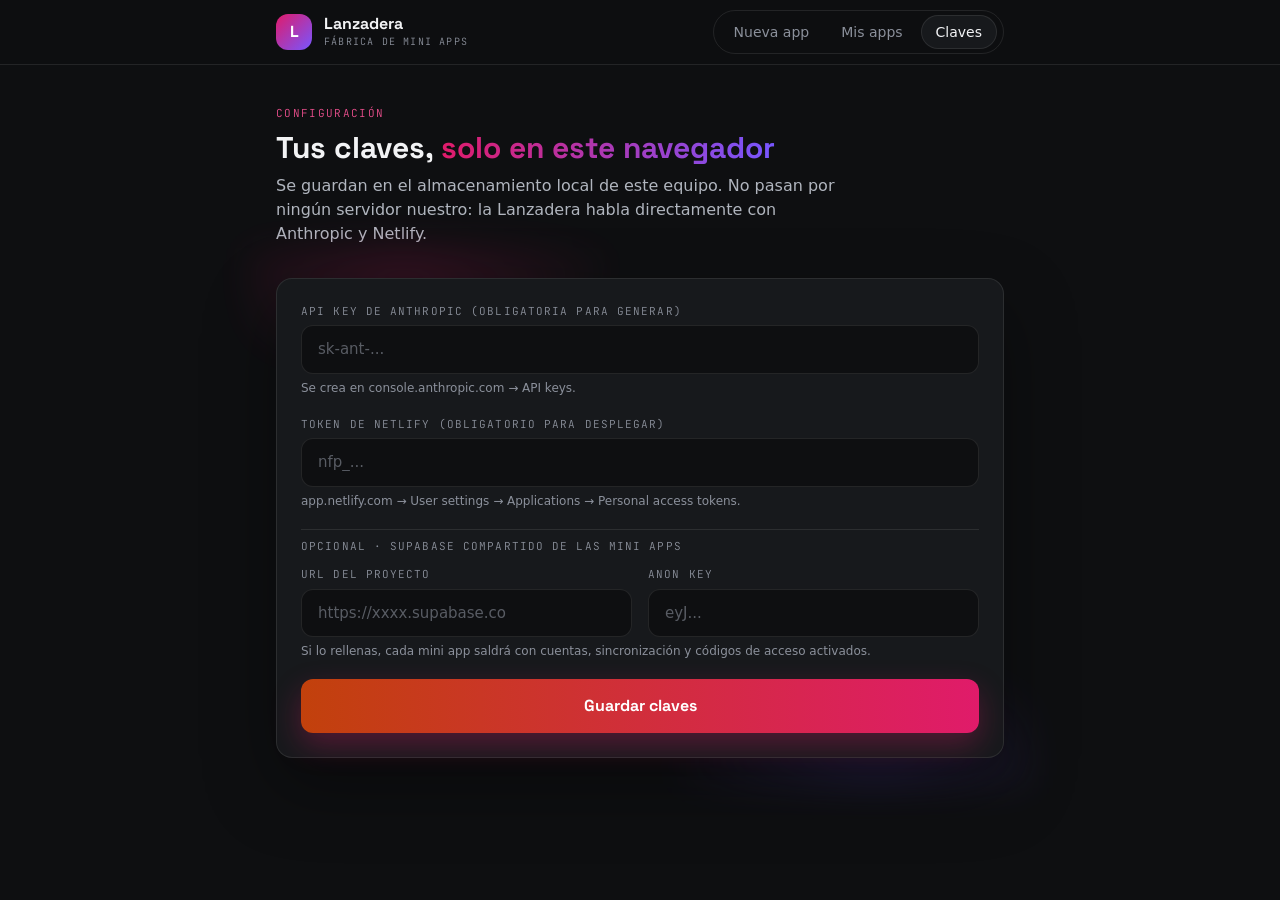
<file: index.html>
<!doctype html>
<html lang="es">
  <head>
    <meta charset="UTF-8" />
    <meta name="viewport" content="width=device-width, initial-scale=1" />
    <meta name="theme-color" content="#0E0F11" />
    <link rel="preconnect" href="https://fonts.googleapis.com" />
    <link rel="preconnect" href="https://fonts.gstatic.com" crossorigin />
    <link href="https://fonts.googleapis.com/css2?family=Space+Grotesk:wght@500;700&family=JetBrains+Mono:wght@400;600&display=swap" rel="stylesheet" />
    <title>Lanzadera · Fábrica de Mini Apps</title>
    <script type="module" crossorigin src="./assets/index-Cb4wk-Jw.js"></script>
    <link rel="stylesheet" crossorigin href="./assets/index-By7C785f.css">
  </head>
  <body>
    <div id="root"></div>
  </body>
</html>
</file>
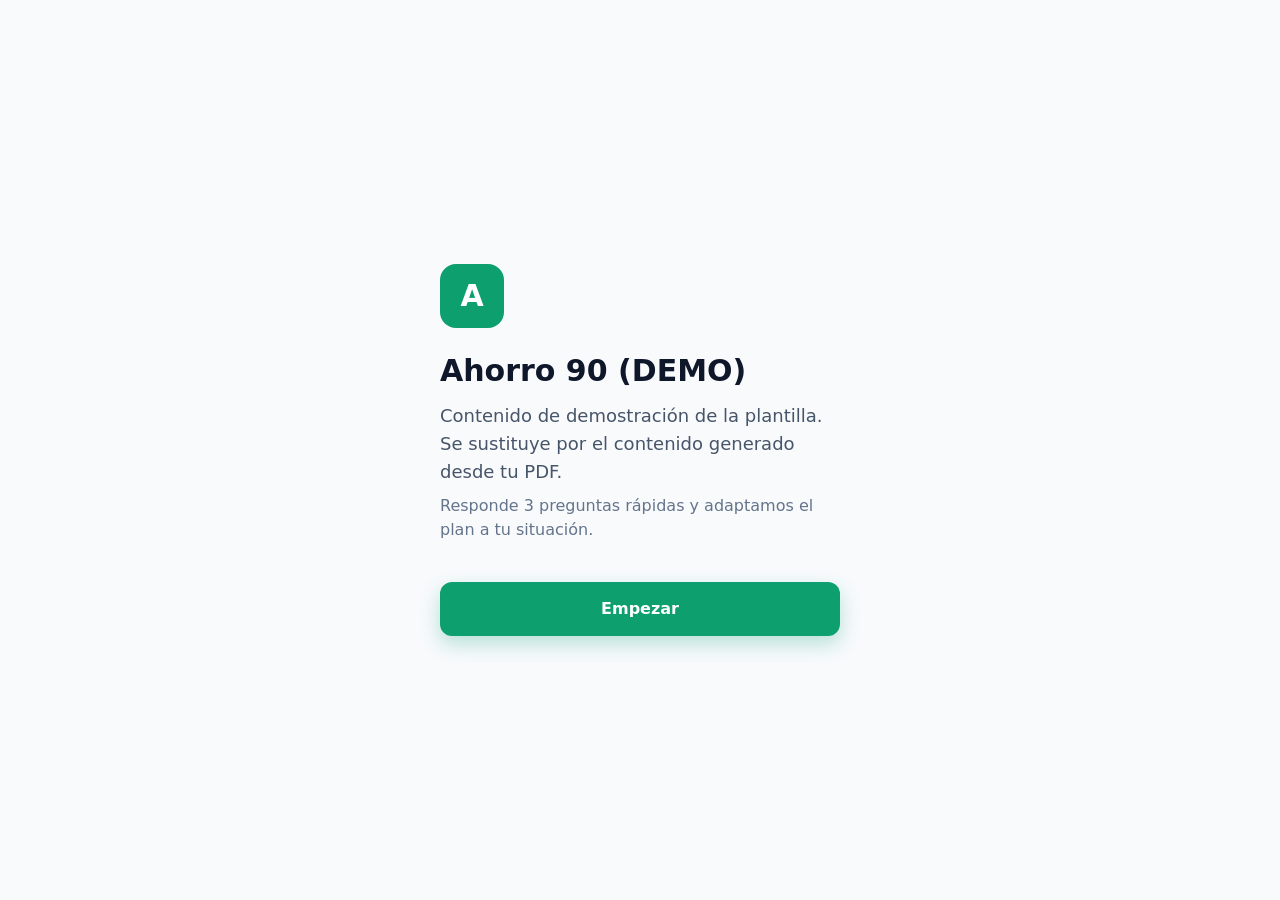
<file: plantilla/index.html>
<!doctype html>
<html lang="es">
  <head>
    <meta charset="UTF-8" />
    <meta name="viewport" content="width=device-width, initial-scale=1, viewport-fit=cover" />
    <meta name="theme-color" content="#ffffff" />
    <meta name="apple-mobile-web-app-capable" content="yes" />
    <link rel="manifest" href="./manifest.webmanifest" />
    <link rel="icon" href="./icono.svg" type="image/svg+xml" />
    <title>Mini App</title>
    <script type="module" crossorigin src="./assets/index-z1t-2XsV.js"></script>
    <link rel="stylesheet" crossorigin href="./assets/index-C94P8VfT.css">
  </head>
  <body>
    <div id="root"></div>
  </body>
</html>
</file>
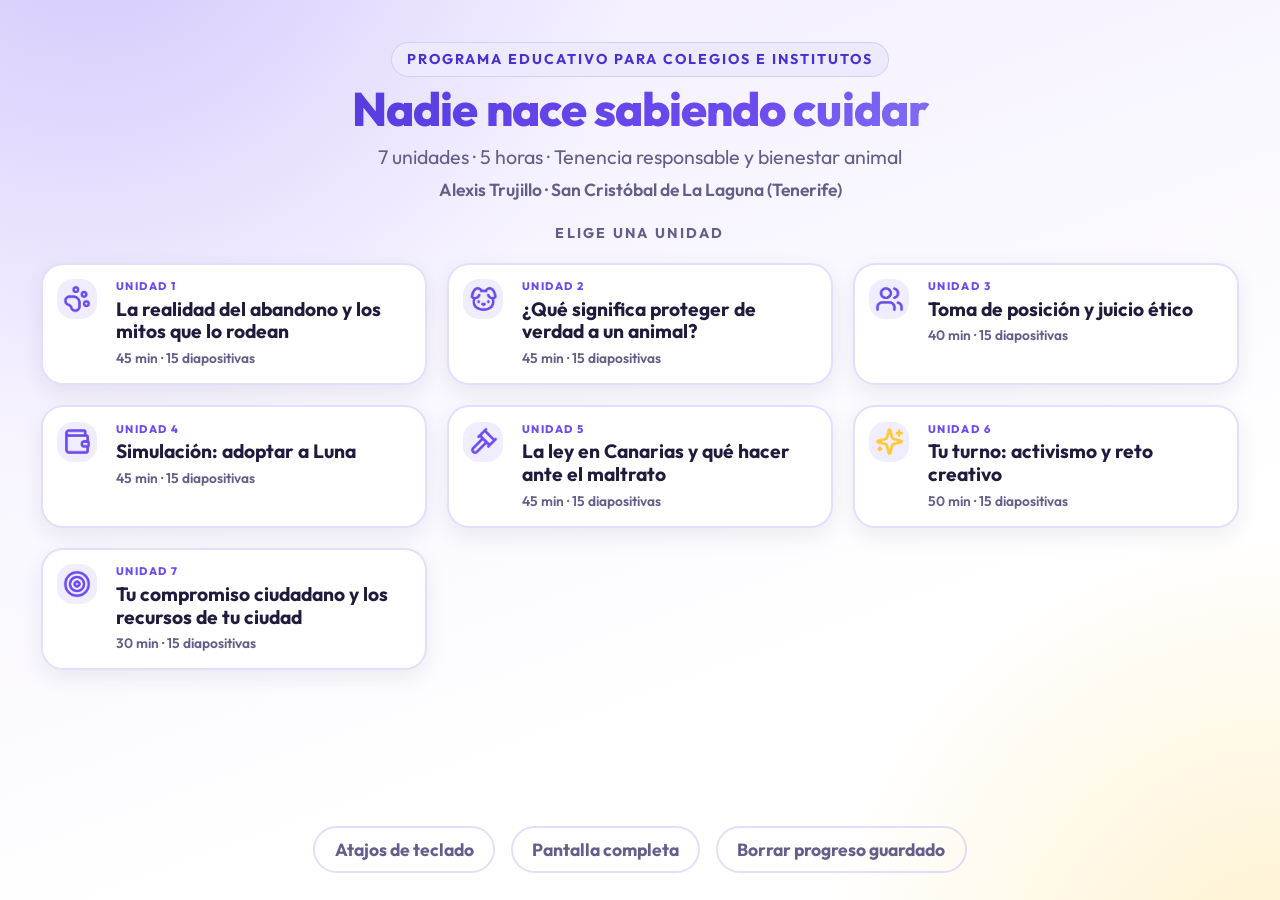
<file: presentacion/index.html>
<!doctype html>
<html lang="es">
<head>
<meta charset="utf-8">
<meta name="viewport" content="width=device-width, initial-scale=1, viewport-fit=cover">
<meta name="theme-color" content="#6C4CF1">
<meta name="description" content="Nadie nace sabiendo cuidar: presentación interactiva para el aula sobre tenencia responsable y bienestar animal.">
<title>Nadie nace sabiendo cuidar</title>
<link rel="preconnect" href="https://fonts.googleapis.com">
<link rel="preconnect" href="https://fonts.gstatic.com" crossorigin>
<link href="https://fonts.googleapis.com/css2?family=Outfit:wght@400;600;800&display=swap" rel="stylesheet">
<link rel="icon" href="img/huella.png" type="image/png">
<link rel="stylesheet" href="styles.css">
</head>
<body>

<a class="salta" href="#contenido">Saltar al contenido</a>

<main id="contenido">

  <!-- ===================== PANTALLA: MENÚ ===================== -->
  <section id="pantalla-menu" class="pantalla pantalla--menu" aria-labelledby="menu-titulo">
    <header class="menu__cabecera">
      <p class="distintivo" id="menu-distintivo"></p>
      <h1 class="menu__titulo" id="menu-titulo">Nadie nace sabiendo cuidar</h1>
      <p class="menu__subtitulo" id="menu-subtitulo"></p>
      <p class="menu__autor" id="menu-autor"></p>
    </header>

    <h2 class="menu__epigrafe">Elige una unidad</h2>
    <ul class="menu__lista" id="menu-lista"></ul>

    <footer class="menu__pie">
      <button type="button" class="boton boton--fantasma" data-accion="ayuda">Atajos de teclado</button>
      <button type="button" class="boton boton--fantasma" data-accion="pantalla-completa">Pantalla completa</button>
      <button type="button" class="boton boton--fantasma" data-accion="borrar-progreso">Borrar progreso guardado</button>
    </footer>
  </section>

  <!-- ===================== PANTALLA: UNIDAD ===================== -->
  <section id="pantalla-unidad" class="pantalla pantalla--unidad" hidden aria-labelledby="unidad-rotulo">
    <h2 class="oculto-visual" id="unidad-rotulo">Diapositivas de la unidad</h2>

    <div class="progreso" role="progressbar" id="progreso" aria-label="Progreso de la unidad" aria-valuemin="0" aria-valuemax="100" aria-valuenow="0">
      <div class="progreso__relleno" id="progreso-relleno"></div>
    </div>

    <button type="button" class="zona zona--anterior" data-accion="anterior" aria-label="Diapositiva anterior" tabindex="-1"></button>
    <button type="button" class="zona zona--siguiente" data-accion="siguiente" aria-label="Diapositiva siguiente" tabindex="-1"></button>

    <div class="lienzo" id="lienzo"></div>

    <p class="aviso" id="aviso" role="status"></p>

    <nav class="barra" aria-label="Controles de la presentación">
      <button type="button" class="boton boton--barra" data-accion="menu" aria-label="Volver al menú de unidades">
        <span aria-hidden="true">‹</span> Menú
      </button>

      <div class="barra__centro">
        <button type="button" class="boton boton--redondo" data-accion="anterior" aria-label="Diapositiva anterior"><span aria-hidden="true">‹</span></button>
        <span class="contador" id="contador" aria-live="polite">1 / 1</span>
        <button type="button" class="boton boton--redondo" data-accion="siguiente" aria-label="Diapositiva siguiente"><span aria-hidden="true">›</span></button>
      </div>

      <div class="barra__derecha">
        <button type="button" class="boton boton--barra" data-accion="ayuda" aria-label="Ver atajos de teclado">?</button>
        <button type="button" class="boton boton--barra" data-accion="pantalla-completa" aria-label="Pantalla completa">Pantalla completa</button>
      </div>
    </nav>
  </section>

</main>

<!-- ===================== MODAL: ATAJOS ===================== -->
<div class="modal" id="modal-ayuda" hidden role="dialog" aria-modal="true" aria-labelledby="ayuda-titulo">
  <div class="modal__caja">
    <h2 class="modal__titulo" id="ayuda-titulo">Atajos de teclado</h2>
    <dl class="atajos">
      <div class="atajo"><dt><kbd>→</kbd> <kbd>↓</kbd> <kbd>Espacio</kbd> <kbd>Intro</kbd></dt><dd>Avanzar</dd></div>
      <div class="atajo"><dt><kbd>←</kbd> <kbd>↑</kbd> <kbd>Retroceso</kbd></dt><dd>Retroceder</dd></div>
      <div class="atajo"><dt><kbd>Inicio</kbd> / <kbd>Fin</kbd></dt><dd>Primera / última diapositiva</dd></div>
      <div class="atajo"><dt><kbd>F</kbd></dt><dd>Pantalla completa</dd></div>
      <div class="atajo"><dt><kbd>Esc</kbd></dt><dd>Volver al menú de unidades</dd></div>
      <div class="atajo"><dt><kbd>?</kbd></dt><dd>Mostrar u ocultar esta ayuda</dd></div>
      <div class="atajo"><dt><kbd>1</kbd> … <kbd>9</kbd></dt><dd>En el menú: abrir esa unidad</dd></div>
      <div class="atajo"><dt>Deslizar</dt><dd>En táctil: deslizar a izquierda o derecha</dd></div>
    </dl>
    <p class="modal__nota">En las preguntas no se puede avanzar con el ratón hasta responder; con las teclas de avance sí se puede saltar.</p>
    <button type="button" class="boton boton--solido" data-accion="cerrar-ayuda">Cerrar</button>
  </div>
</div>

<noscript>
  <p style="padding:2rem;font-size:1.2rem">Esta presentación necesita JavaScript activado en el navegador.</p>
</noscript>

<script src="data/unidades.js"></script>
<script src="app.js"></script>
</body>
</html>
</file>
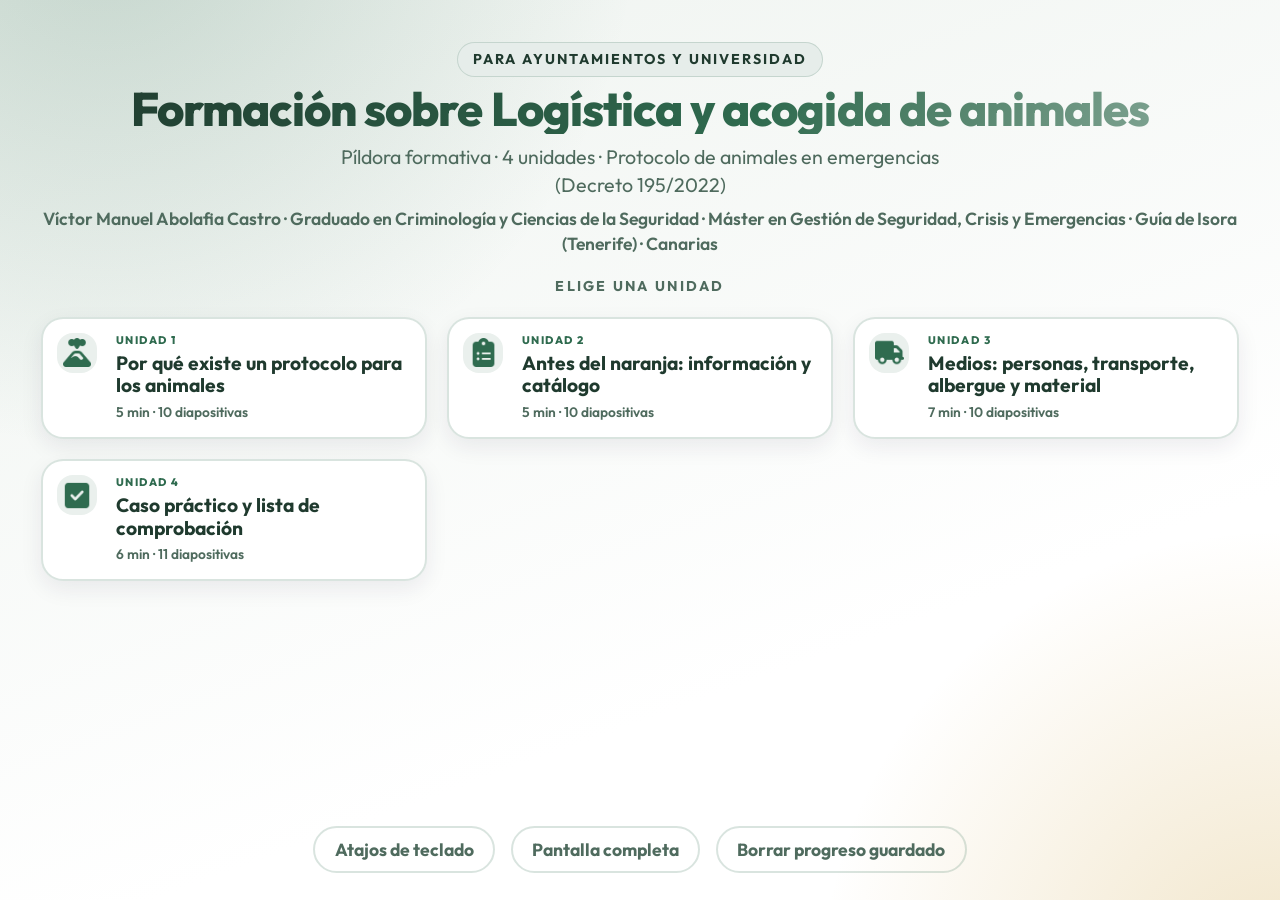
<file: formacion-logistica-animales/presentacion/index.html>
<!doctype html>
<html lang="es">
<head>
<meta charset="utf-8">
<meta name="viewport" content="width=device-width, initial-scale=1, viewport-fit=cover">
<meta name="theme-color" content="#6C4CF1">
<!-- Título, descripción, color del navegador e icono se rellenan desde config (data/unidades.js). -->
<meta name="description" content="Presentación interactiva para el aula.">
<title>Formación sobre Logística y acogida de animales</title>
<link rel="preconnect" href="https://fonts.googleapis.com">
<link rel="preconnect" href="https://fonts.gstatic.com" crossorigin>
<link href="https://fonts.googleapis.com/css2?family=Outfit:wght@400;600;800&display=swap" rel="stylesheet">
<link rel="icon" id="favicon" href="img/huella.png" type="image/png">
<link rel="stylesheet" href="styles.css">
</head>
<body>

<a class="salta" href="#contenido">Saltar al contenido</a>

<main id="contenido">

  <!-- ===================== PANTALLA: MENÚ ===================== -->
  <section id="pantalla-menu" class="pantalla pantalla--menu" aria-labelledby="menu-titulo">
    <header class="menu__cabecera">
      <p class="distintivo" id="menu-distintivo"></p>
      <h1 class="menu__titulo" id="menu-titulo"></h1>
      <p class="menu__subtitulo" id="menu-subtitulo"></p>
      <p class="menu__autor" id="menu-autor"></p>
    </header>

    <h2 class="menu__epigrafe" id="menu-epigrafe">Elige una unidad</h2>
    <ul class="menu__lista" id="menu-lista"></ul>

    <footer class="menu__pie">
      <button type="button" class="boton boton--fantasma" data-accion="ayuda">Atajos de teclado</button>
      <button type="button" class="boton boton--fantasma" data-accion="pantalla-completa">Pantalla completa</button>
      <button type="button" class="boton boton--fantasma" data-accion="borrar-progreso">Borrar progreso guardado</button>
    </footer>
  </section>

  <!-- ===================== PANTALLA: UNIDAD ===================== -->
  <section id="pantalla-unidad" class="pantalla pantalla--unidad" hidden aria-labelledby="unidad-rotulo">
    <h2 class="oculto-visual" id="unidad-rotulo">Diapositivas de la unidad</h2>

    <div class="progreso" role="progressbar" id="progreso" aria-label="Progreso de la unidad" aria-valuemin="0" aria-valuemax="100" aria-valuenow="0">
      <div class="progreso__relleno" id="progreso-relleno"></div>
    </div>

    <button type="button" class="zona zona--anterior" data-accion="anterior" aria-label="Diapositiva anterior" tabindex="-1"></button>
    <button type="button" class="zona zona--siguiente" data-accion="siguiente" aria-label="Diapositiva siguiente" tabindex="-1"></button>

    <div class="lienzo" id="lienzo"></div>

    <p class="aviso" id="aviso" role="status"></p>

    <nav class="barra" aria-label="Controles de la presentación">
      <button type="button" class="boton boton--barra" data-accion="menu" aria-label="Volver al menú de unidades">
        <span aria-hidden="true">‹</span> Menú
      </button>

      <div class="barra__centro">
        <button type="button" class="boton boton--redondo" data-accion="anterior" aria-label="Diapositiva anterior"><span aria-hidden="true">‹</span></button>
        <span class="contador" id="contador" aria-live="polite">1 / 1</span>
        <button type="button" class="boton boton--redondo" data-accion="siguiente" aria-label="Diapositiva siguiente"><span aria-hidden="true">›</span></button>
      </div>

      <div class="barra__derecha">
        <button type="button" class="boton boton--barra" data-accion="ayuda" aria-label="Ver atajos de teclado">?</button>
        <button type="button" class="boton boton--barra" data-accion="pantalla-completa" aria-label="Pantalla completa">Pantalla completa</button>
      </div>
    </nav>
  </section>

</main>

<!-- ===================== MODAL: ATAJOS ===================== -->
<div class="modal" id="modal-ayuda" hidden role="dialog" aria-modal="true" aria-labelledby="ayuda-titulo">
  <div class="modal__caja">
    <h2 class="modal__titulo" id="ayuda-titulo">Atajos de teclado</h2>
    <dl class="atajos">
      <div class="atajo"><dt><kbd>→</kbd> <kbd>↓</kbd> <kbd>Espacio</kbd> <kbd>Intro</kbd></dt><dd>Avanzar</dd></div>
      <div class="atajo"><dt><kbd>←</kbd> <kbd>↑</kbd> <kbd>Retroceso</kbd></dt><dd>Retroceder</dd></div>
      <div class="atajo"><dt><kbd>Inicio</kbd> / <kbd>Fin</kbd></dt><dd>Primera / última diapositiva</dd></div>
      <div class="atajo"><dt><kbd>F</kbd></dt><dd>Pantalla completa</dd></div>
      <div class="atajo"><dt><kbd>Esc</kbd></dt><dd>Volver al menú de unidades</dd></div>
      <div class="atajo"><dt><kbd>?</kbd></dt><dd>Mostrar u ocultar esta ayuda</dd></div>
      <div class="atajo"><dt><kbd>1</kbd> … <kbd>9</kbd></dt><dd>En el menú: abrir esa unidad</dd></div>
      <div class="atajo"><dt>Deslizar</dt><dd>En táctil: deslizar a izquierda o derecha</dd></div>
    </dl>
    <p class="modal__nota">En las preguntas no se puede avanzar con el ratón hasta responder; con las teclas de avance sí se puede saltar.</p>
    <button type="button" class="boton boton--solido" data-accion="cerrar-ayuda">Cerrar</button>
  </div>
</div>

<noscript>
  <p style="padding:2rem;font-size:1.2rem">Esta presentación necesita JavaScript activado en el navegador.</p>
</noscript>

<script src="data/unidades.js"></script>
<script src="app.js"></script>
</body>
</html>
</file>
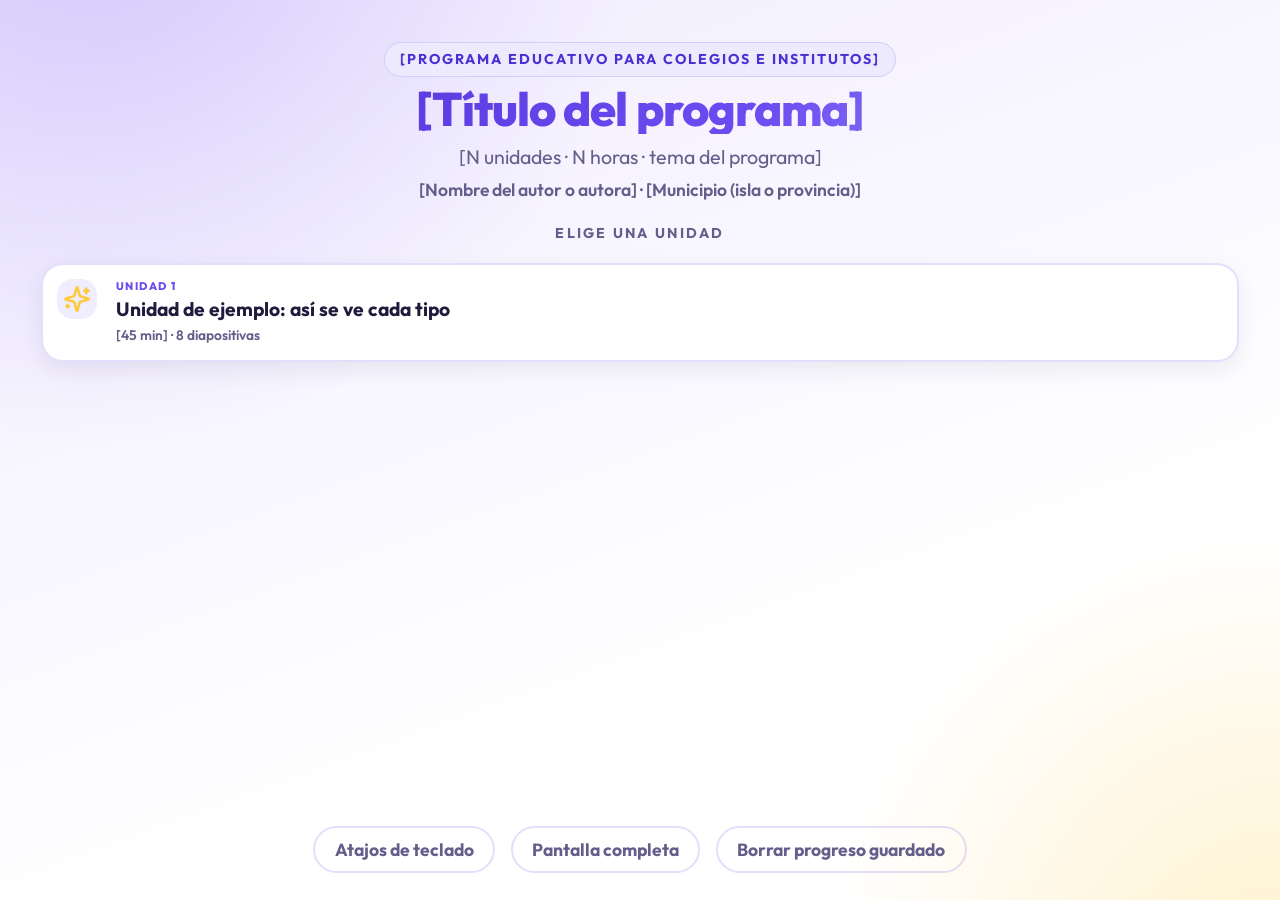
<file: .claude/skills/presentacion-educativa/assets/presentacion/index.html>
<!doctype html>
<html lang="es">
<head>
<meta charset="utf-8">
<meta name="viewport" content="width=device-width, initial-scale=1, viewport-fit=cover">
<meta name="theme-color" content="#6C4CF1">
<!-- Título, descripción, color del navegador e icono se rellenan desde config (data/unidades.js). -->
<meta name="description" content="Presentación interactiva para el aula.">
<title>Presentación interactiva</title>
<link rel="preconnect" href="https://fonts.googleapis.com">
<link rel="preconnect" href="https://fonts.gstatic.com" crossorigin>
<link href="https://fonts.googleapis.com/css2?family=Outfit:wght@400;600;800&display=swap" rel="stylesheet">
<link rel="icon" id="favicon" href="img/huella.png" type="image/png">
<link rel="stylesheet" href="styles.css">
</head>
<body>

<a class="salta" href="#contenido">Saltar al contenido</a>

<main id="contenido">

  <!-- ===================== PANTALLA: MENÚ ===================== -->
  <section id="pantalla-menu" class="pantalla pantalla--menu" aria-labelledby="menu-titulo">
    <header class="menu__cabecera">
      <p class="distintivo" id="menu-distintivo"></p>
      <h1 class="menu__titulo" id="menu-titulo"></h1>
      <p class="menu__subtitulo" id="menu-subtitulo"></p>
      <p class="menu__autor" id="menu-autor"></p>
    </header>

    <h2 class="menu__epigrafe" id="menu-epigrafe">Elige una unidad</h2>
    <ul class="menu__lista" id="menu-lista"></ul>

    <footer class="menu__pie">
      <button type="button" class="boton boton--fantasma" data-accion="ayuda">Atajos de teclado</button>
      <button type="button" class="boton boton--fantasma" data-accion="pantalla-completa">Pantalla completa</button>
      <button type="button" class="boton boton--fantasma" data-accion="borrar-progreso">Borrar progreso guardado</button>
    </footer>
  </section>

  <!-- ===================== PANTALLA: UNIDAD ===================== -->
  <section id="pantalla-unidad" class="pantalla pantalla--unidad" hidden aria-labelledby="unidad-rotulo">
    <h2 class="oculto-visual" id="unidad-rotulo">Diapositivas de la unidad</h2>

    <div class="progreso" role="progressbar" id="progreso" aria-label="Progreso de la unidad" aria-valuemin="0" aria-valuemax="100" aria-valuenow="0">
      <div class="progreso__relleno" id="progreso-relleno"></div>
    </div>

    <button type="button" class="zona zona--anterior" data-accion="anterior" aria-label="Diapositiva anterior" tabindex="-1"></button>
    <button type="button" class="zona zona--siguiente" data-accion="siguiente" aria-label="Diapositiva siguiente" tabindex="-1"></button>

    <div class="lienzo" id="lienzo"></div>

    <p class="aviso" id="aviso" role="status"></p>

    <nav class="barra" aria-label="Controles de la presentación">
      <button type="button" class="boton boton--barra" data-accion="menu" aria-label="Volver al menú de unidades">
        <span aria-hidden="true">‹</span> Menú
      </button>

      <div class="barra__centro">
        <button type="button" class="boton boton--redondo" data-accion="anterior" aria-label="Diapositiva anterior"><span aria-hidden="true">‹</span></button>
        <span class="contador" id="contador" aria-live="polite">1 / 1</span>
        <button type="button" class="boton boton--redondo" data-accion="siguiente" aria-label="Diapositiva siguiente"><span aria-hidden="true">›</span></button>
      </div>

      <div class="barra__derecha">
        <button type="button" class="boton boton--barra" data-accion="ayuda" aria-label="Ver atajos de teclado">?</button>
        <button type="button" class="boton boton--barra" data-accion="pantalla-completa" aria-label="Pantalla completa">Pantalla completa</button>
      </div>
    </nav>
  </section>

</main>

<!-- ===================== MODAL: ATAJOS ===================== -->
<div class="modal" id="modal-ayuda" hidden role="dialog" aria-modal="true" aria-labelledby="ayuda-titulo">
  <div class="modal__caja">
    <h2 class="modal__titulo" id="ayuda-titulo">Atajos de teclado</h2>
    <dl class="atajos">
      <div class="atajo"><dt><kbd>→</kbd> <kbd>↓</kbd> <kbd>Espacio</kbd> <kbd>Intro</kbd></dt><dd>Avanzar</dd></div>
      <div class="atajo"><dt><kbd>←</kbd> <kbd>↑</kbd> <kbd>Retroceso</kbd></dt><dd>Retroceder</dd></div>
      <div class="atajo"><dt><kbd>Inicio</kbd> / <kbd>Fin</kbd></dt><dd>Primera / última diapositiva</dd></div>
      <div class="atajo"><dt><kbd>F</kbd></dt><dd>Pantalla completa</dd></div>
      <div class="atajo"><dt><kbd>Esc</kbd></dt><dd>Volver al menú de unidades</dd></div>
      <div class="atajo"><dt><kbd>?</kbd></dt><dd>Mostrar u ocultar esta ayuda</dd></div>
      <div class="atajo"><dt><kbd>1</kbd> … <kbd>9</kbd></dt><dd>En el menú: abrir esa unidad</dd></div>
      <div class="atajo"><dt>Deslizar</dt><dd>En táctil: deslizar a izquierda o derecha</dd></div>
    </dl>
    <p class="modal__nota">En las preguntas no se puede avanzar con el ratón hasta responder; con las teclas de avance sí se puede saltar.</p>
    <button type="button" class="boton boton--solido" data-accion="cerrar-ayuda">Cerrar</button>
  </div>
</div>

<noscript>
  <p style="padding:2rem;font-size:1.2rem">Esta presentación necesita JavaScript activado en el navegador.</p>
</noscript>

<script src="data/unidades.js"></script>
<script src="app.js"></script>
</body>
</html>
</file>
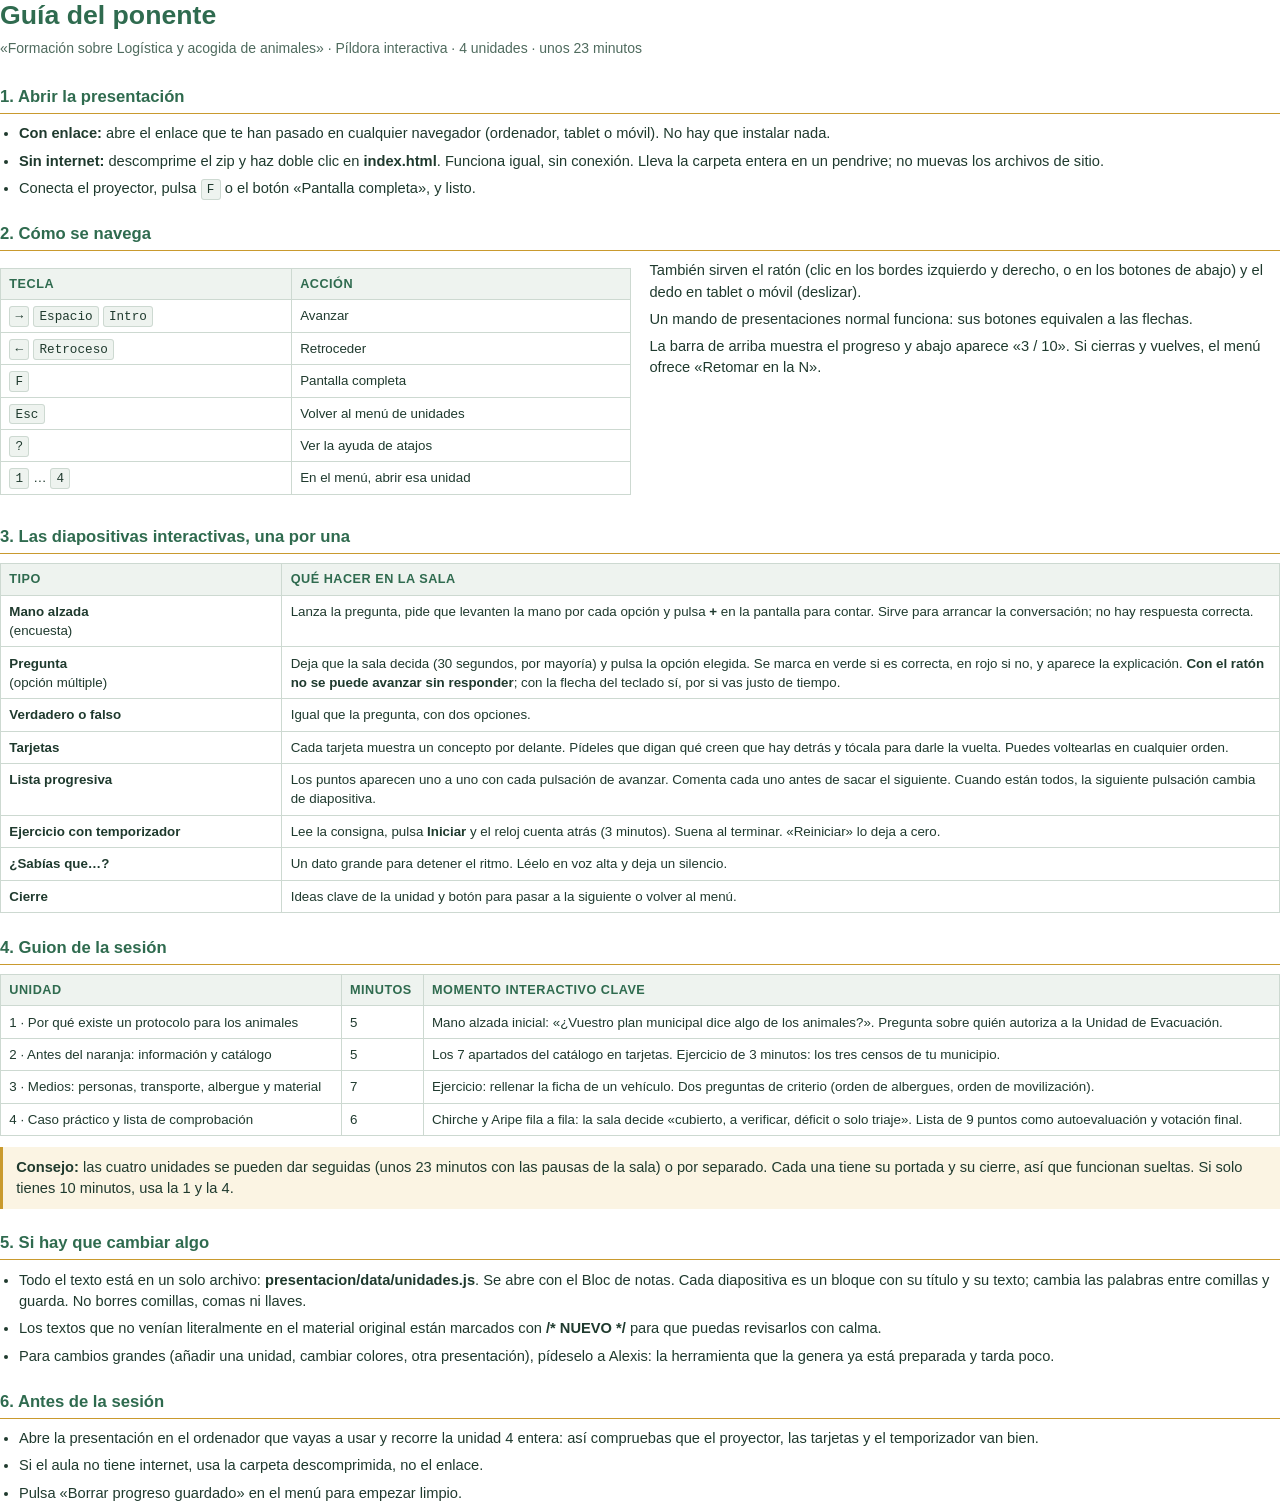
<file: formacion-logistica-animales/GUIA-PONENTE.html>
<!doctype html><html lang="es"><head><meta charset="utf-8">
<title>Guía del ponente · Formación sobre Logística y acogida de animales</title>
<style>
@page{size:A4;margin:16mm 17mm}
body{font:11pt/1.45 Arial,Helvetica,sans-serif;color:#1F3A2E;margin:0}
h1{font-size:20pt;color:#2F6B4F;margin:0 0 2mm;line-height:1.15}
.sub{color:#4F6B5E;margin:0 0 7mm;font-size:10.5pt}
h2{font-size:12.5pt;color:#2F6B4F;border-bottom:1.5px solid #C99A2E;padding-bottom:1mm;margin:6mm 0 2.5mm}
p,li{margin:0 0 1.6mm}
ul{padding-left:5mm;margin:0}
table{border-collapse:collapse;width:100%;font-size:10pt;margin:2mm 0}
th,td{border:1px solid #CDD9D1;padding:1.6mm 2.2mm;text-align:left;vertical-align:top}
th{background:#EEF3EF;font-size:9.5pt;letter-spacing:.04em;text-transform:uppercase;color:#2F6B4F}
kbd{font:9.5pt/1 Consolas,monospace;background:#EEF3EF;border:1px solid #CDD9D1;border-radius:3px;padding:.5mm 1.4mm}
.caja{background:#FBF4E3;border-left:3px solid #C99A2E;padding:2.5mm 3.5mm;margin:3mm 0}
.dos{display:grid;grid-template-columns:1fr 1fr;gap:5mm}
</style></head><body>
<h1>Guía del ponente</h1>
<p class="sub">«Formación sobre Logística y acogida de animales» · Píldora interactiva · 4 unidades · unos 23 minutos</p>

<h2>1. Abrir la presentación</h2>
<ul>
<li><strong>Con enlace:</strong> abre el enlace que te han pasado en cualquier navegador (ordenador, tablet o móvil). No hay que instalar nada.</li>
<li><strong>Sin internet:</strong> descomprime el zip y haz doble clic en <strong>index.html</strong>. Funciona igual, sin conexión. Lleva la carpeta entera en un pendrive; no muevas los archivos de sitio.</li>
<li>Conecta el proyector, pulsa <kbd>F</kbd> o el botón «Pantalla completa», y listo.</li>
</ul>

<h2>2. Cómo se navega</h2>
<div class="dos">
<div><table>
<tr><th>Tecla</th><th>Acción</th></tr>
<tr><td><kbd>→</kbd> <kbd>Espacio</kbd> <kbd>Intro</kbd></td><td>Avanzar</td></tr>
<tr><td><kbd>←</kbd> <kbd>Retroceso</kbd></td><td>Retroceder</td></tr>
<tr><td><kbd>F</kbd></td><td>Pantalla completa</td></tr>
<tr><td><kbd>Esc</kbd></td><td>Volver al menú de unidades</td></tr>
<tr><td><kbd>?</kbd></td><td>Ver la ayuda de atajos</td></tr>
<tr><td><kbd>1</kbd> … <kbd>4</kbd></td><td>En el menú, abrir esa unidad</td></tr>
</table></div>
<div>
<p>También sirven el ratón (clic en los bordes izquierdo y derecho, o en los botones de abajo) y el dedo en tablet o móvil (deslizar).</p>
<p>Un mando de presentaciones normal funciona: sus botones equivalen a las flechas.</p>
<p>La barra de arriba muestra el progreso y abajo aparece «3 / 10». Si cierras y vuelves, el menú ofrece «Retomar en la N».</p>
</div></div>

<h2>3. Las diapositivas interactivas, una por una</h2>
<table>
<tr><th style="width:22%">Tipo</th><th>Qué hacer en la sala</th></tr>
<tr><td><strong>Mano alzada</strong><br>(encuesta)</td><td>Lanza la pregunta, pide que levanten la mano por cada opción y pulsa <strong>+</strong> en la pantalla para contar. Sirve para arrancar la conversación; no hay respuesta correcta.</td></tr>
<tr><td><strong>Pregunta</strong><br>(opción múltiple)</td><td>Deja que la sala decida (30 segundos, por mayoría) y pulsa la opción elegida. Se marca en verde si es correcta, en rojo si no, y aparece la explicación. <strong>Con el ratón no se puede avanzar sin responder</strong>; con la flecha del teclado sí, por si vas justo de tiempo.</td></tr>
<tr><td><strong>Verdadero o falso</strong></td><td>Igual que la pregunta, con dos opciones.</td></tr>
<tr><td><strong>Tarjetas</strong></td><td>Cada tarjeta muestra un concepto por delante. Pídeles que digan qué creen que hay detrás y tócala para darle la vuelta. Puedes voltearlas en cualquier orden.</td></tr>
<tr><td><strong>Lista progresiva</strong></td><td>Los puntos aparecen uno a uno con cada pulsación de avanzar. Comenta cada uno antes de sacar el siguiente. Cuando están todos, la siguiente pulsación cambia de diapositiva.</td></tr>
<tr><td><strong>Ejercicio con temporizador</strong></td><td>Lee la consigna, pulsa <strong>Iniciar</strong> y el reloj cuenta atrás (3 minutos). Suena al terminar. «Reiniciar» lo deja a cero.</td></tr>
<tr><td><strong>¿Sabías que…?</strong></td><td>Un dato grande para detener el ritmo. Léelo en voz alta y deja un silencio.</td></tr>
<tr><td><strong>Cierre</strong></td><td>Ideas clave de la unidad y botón para pasar a la siguiente o volver al menú.</td></tr>
</table>

<h2>4. Guion de la sesión</h2>
<table>
<tr><th>Unidad</th><th>Minutos</th><th>Momento interactivo clave</th></tr>
<tr><td>1 · Por qué existe un protocolo para los animales</td><td>5</td><td>Mano alzada inicial: «¿Vuestro plan municipal dice algo de los animales?». Pregunta sobre quién autoriza a la Unidad de Evacuación.</td></tr>
<tr><td>2 · Antes del naranja: información y catálogo</td><td>5</td><td>Los 7 apartados del catálogo en tarjetas. Ejercicio de 3 minutos: los tres censos de tu municipio.</td></tr>
<tr><td>3 · Medios: personas, transporte, albergue y material</td><td>7</td><td>Ejercicio: rellenar la ficha de un vehículo. Dos preguntas de criterio (orden de albergues, orden de movilización).</td></tr>
<tr><td>4 · Caso práctico y lista de comprobación</td><td>6</td><td>Chirche y Aripe fila a fila: la sala decide «cubierto, a verificar, déficit o solo triaje». Lista de 9 puntos como autoevaluación y votación final.</td></tr>
</table>
<div class="caja"><strong>Consejo:</strong> las cuatro unidades se pueden dar seguidas (unos 23 minutos con las pausas de la sala) o por separado. Cada una tiene su portada y su cierre, así que funcionan sueltas. Si solo tienes 10 minutos, usa la 1 y la 4.</div>

<h2>5. Si hay que cambiar algo</h2>
<ul>
<li>Todo el texto está en un solo archivo: <strong>presentacion/data/unidades.js</strong>. Se abre con el Bloc de notas. Cada diapositiva es un bloque con su título y su texto; cambia las palabras entre comillas y guarda. No borres comillas, comas ni llaves.</li>
<li>Los textos que no venían literalmente en el material original están marcados con <strong>/* NUEVO */</strong> para que puedas revisarlos con calma.</li>
<li>Para cambios grandes (añadir una unidad, cambiar colores, otra presentación), pídeselo a Alexis: la herramienta que la genera ya está preparada y tarda poco.</li>
</ul>

<h2>6. Antes de la sesión</h2>
<ul>
<li>Abre la presentación en el ordenador que vayas a usar y recorre la unidad 4 entera: así compruebas que el proyector, las tarjetas y el temporizador van bien.</li>
<li>Si el aula no tiene internet, usa la carpeta descomprimida, no el enlace.</li>
<li>Pulsa «Borrar progreso guardado» en el menú para empezar limpio.</li>
</ul>
</body></html>
</file>
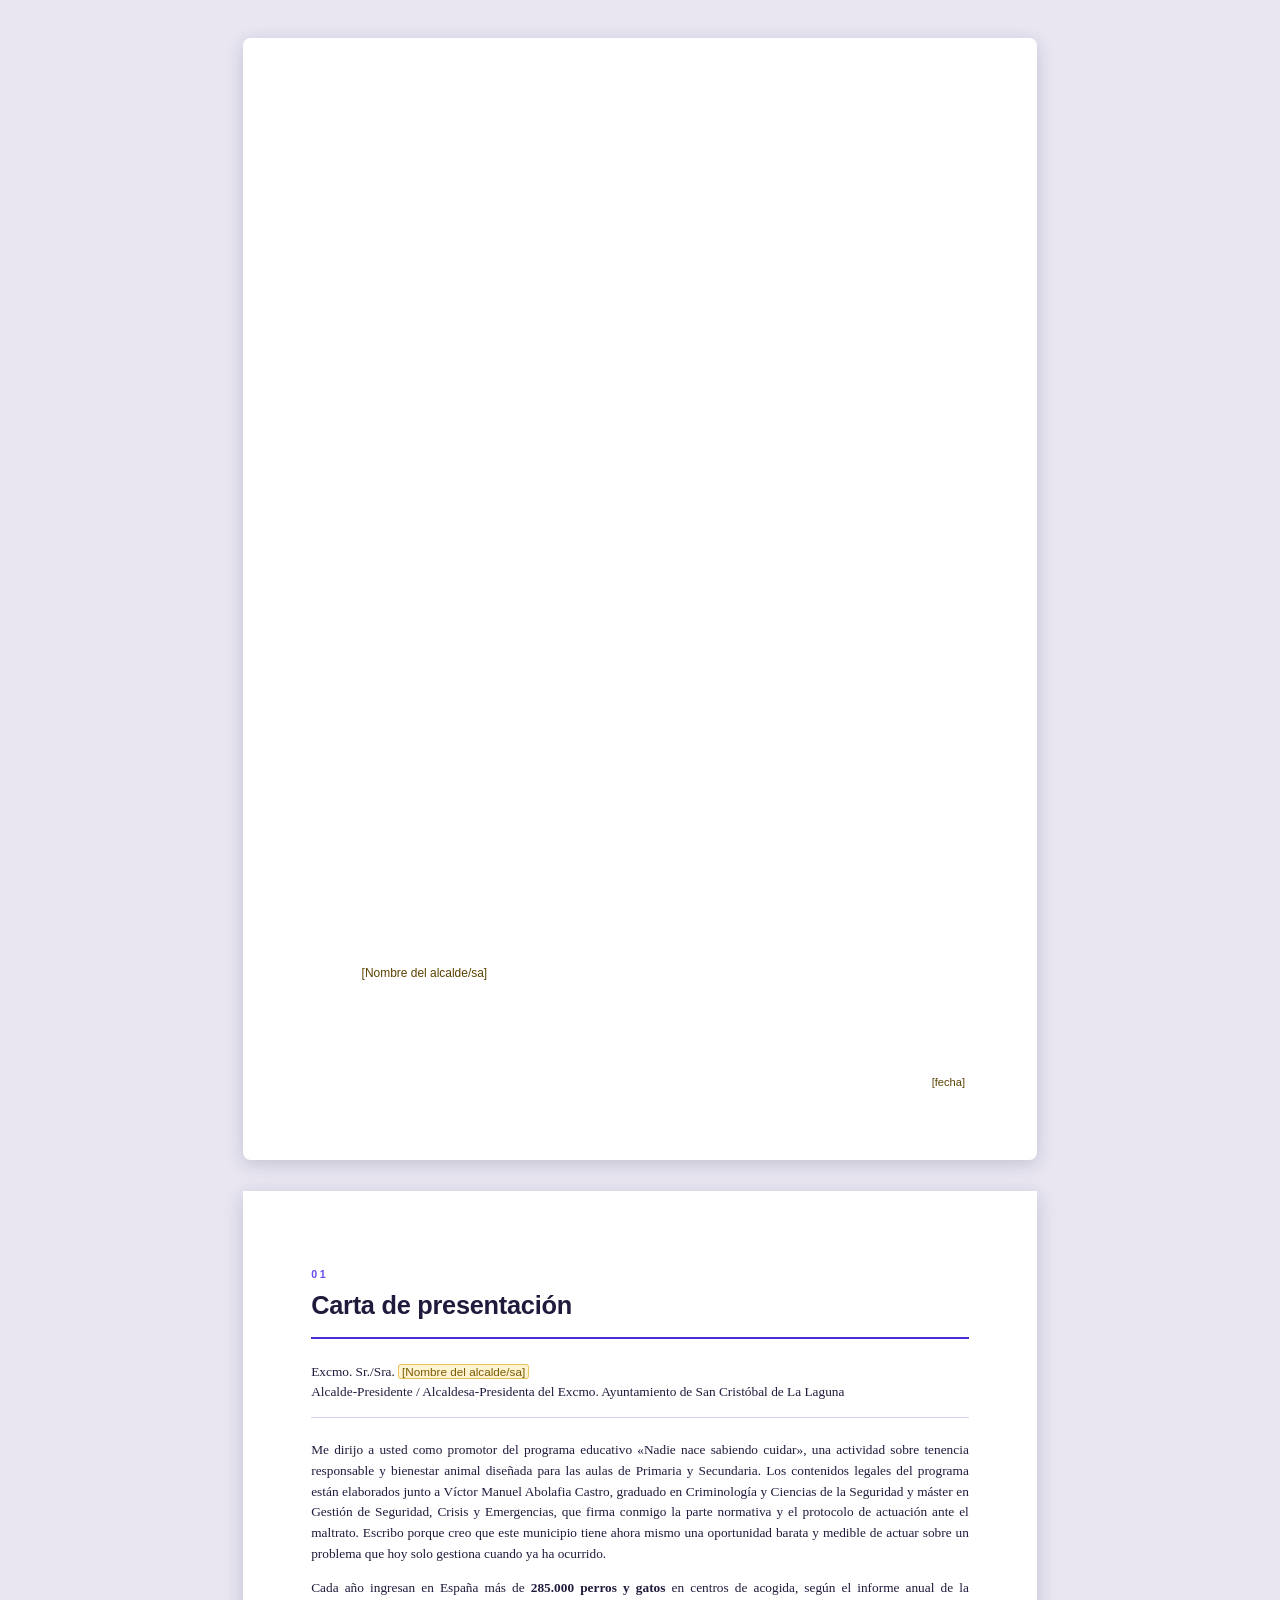
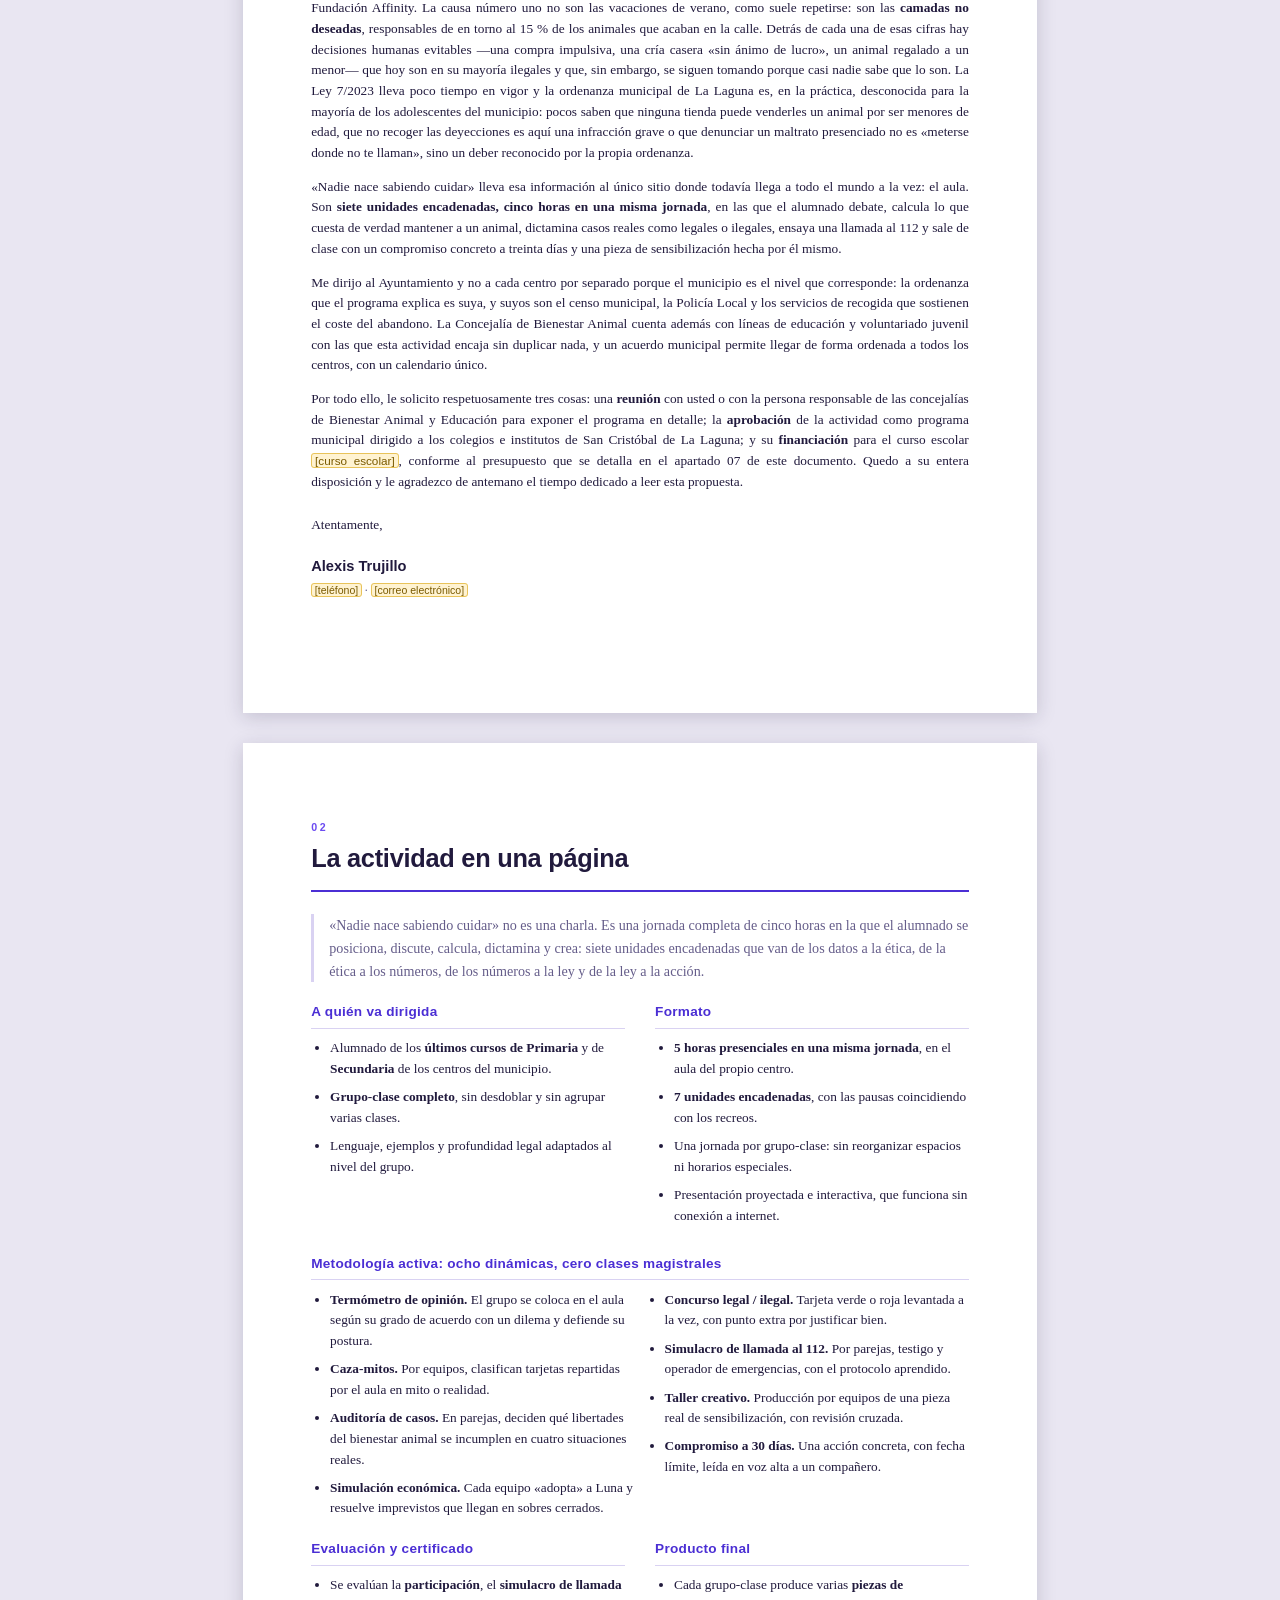
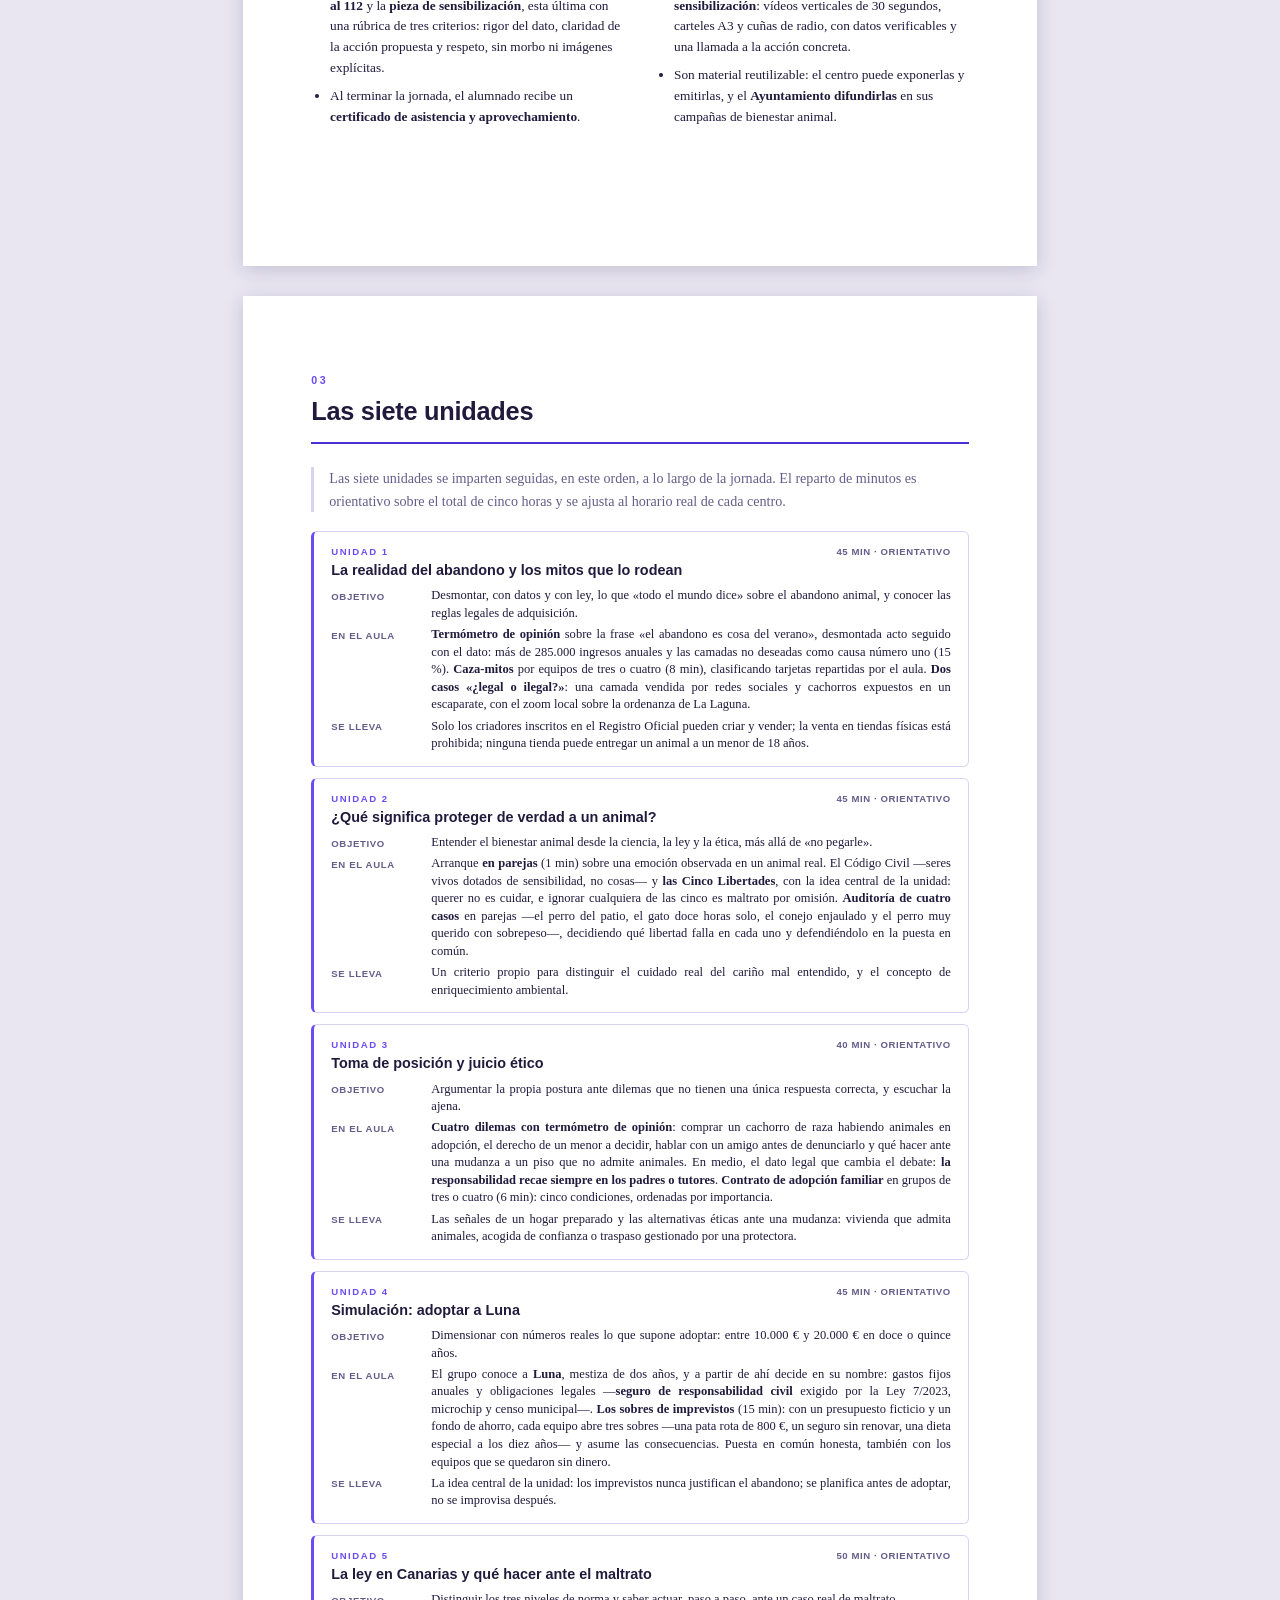
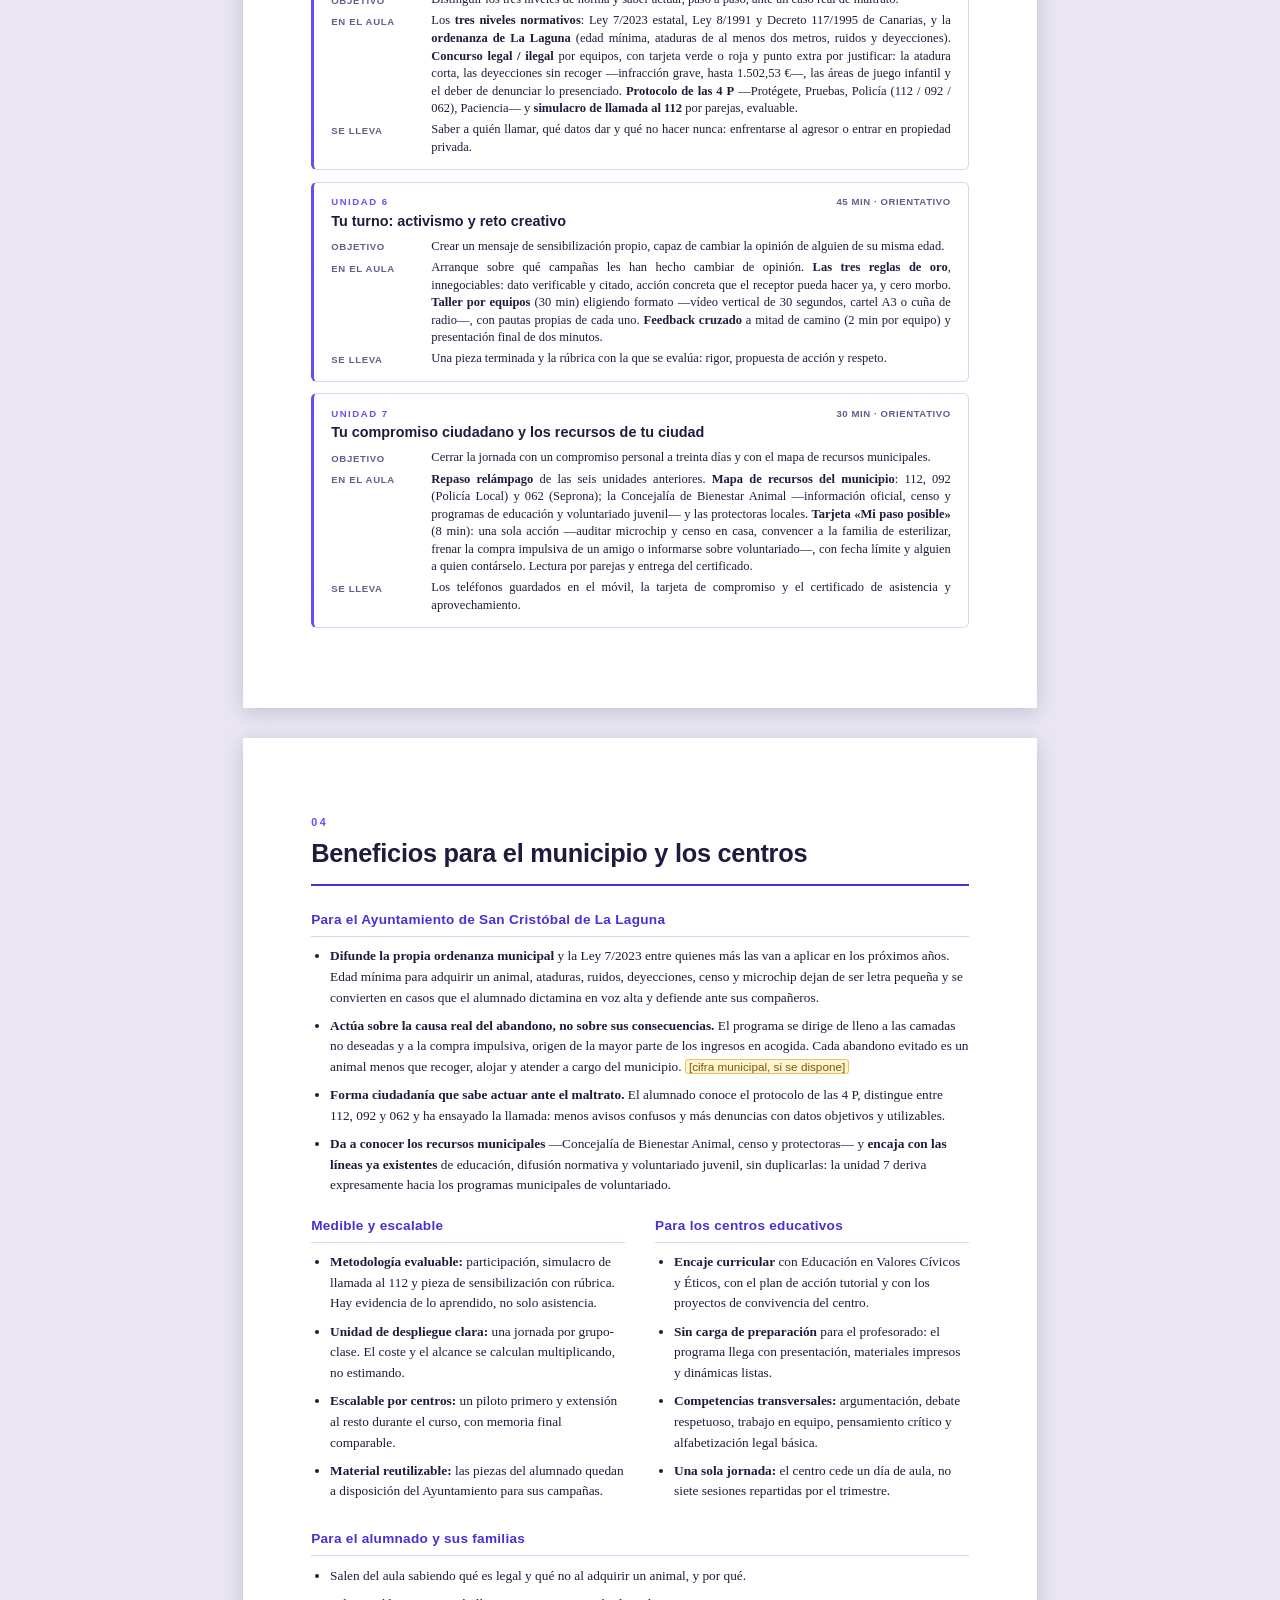
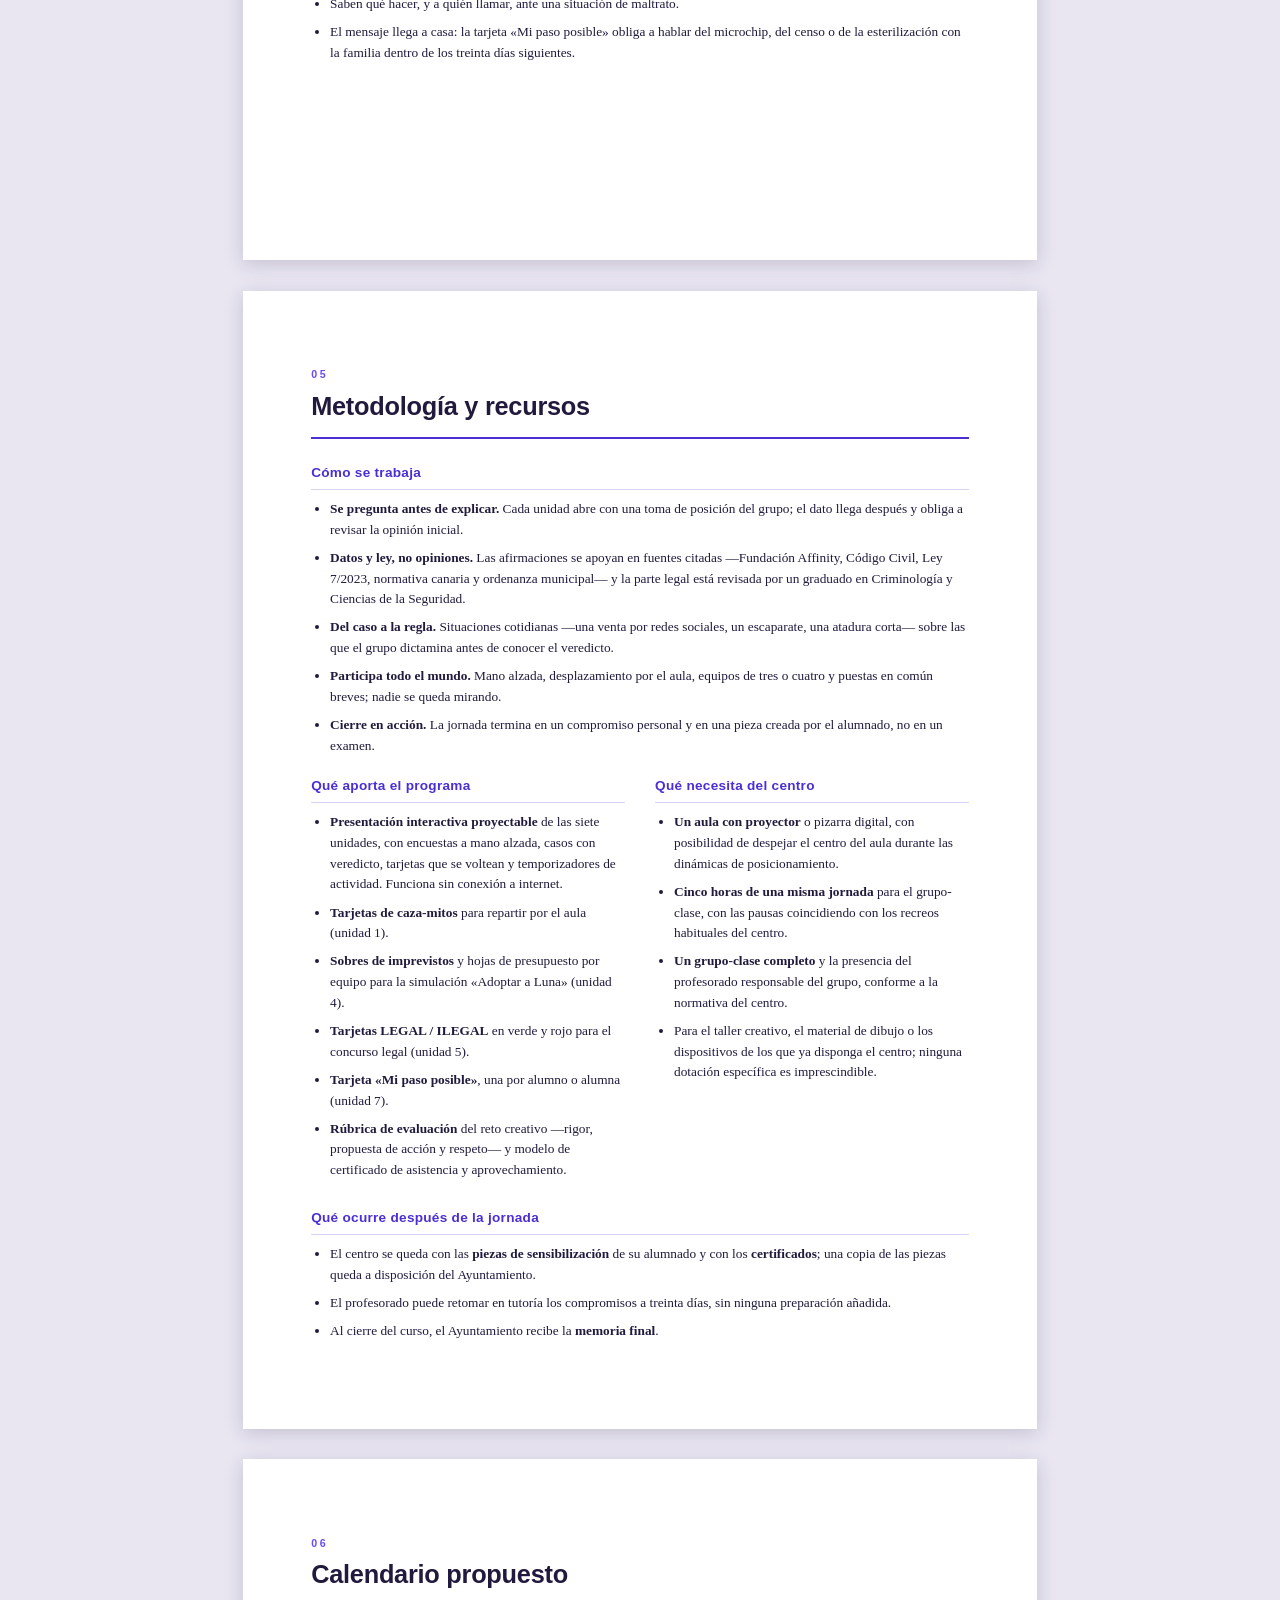
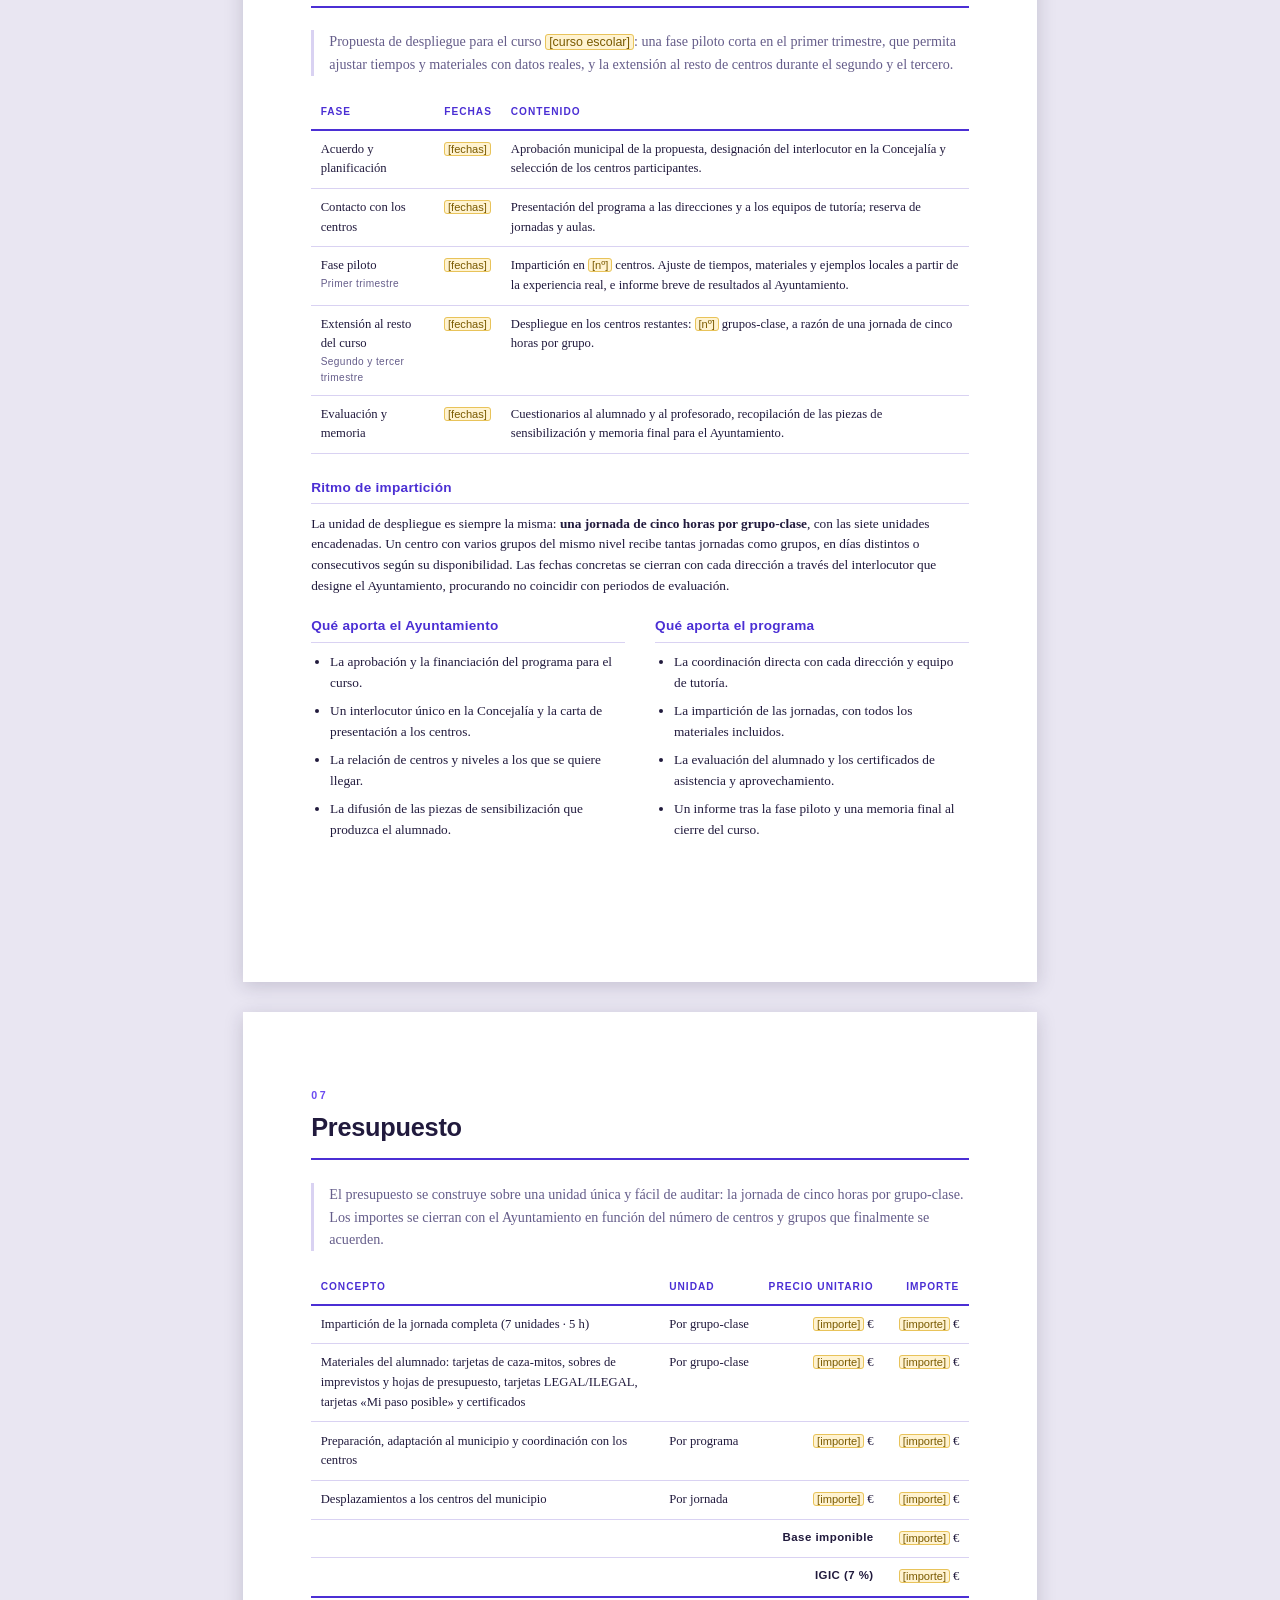
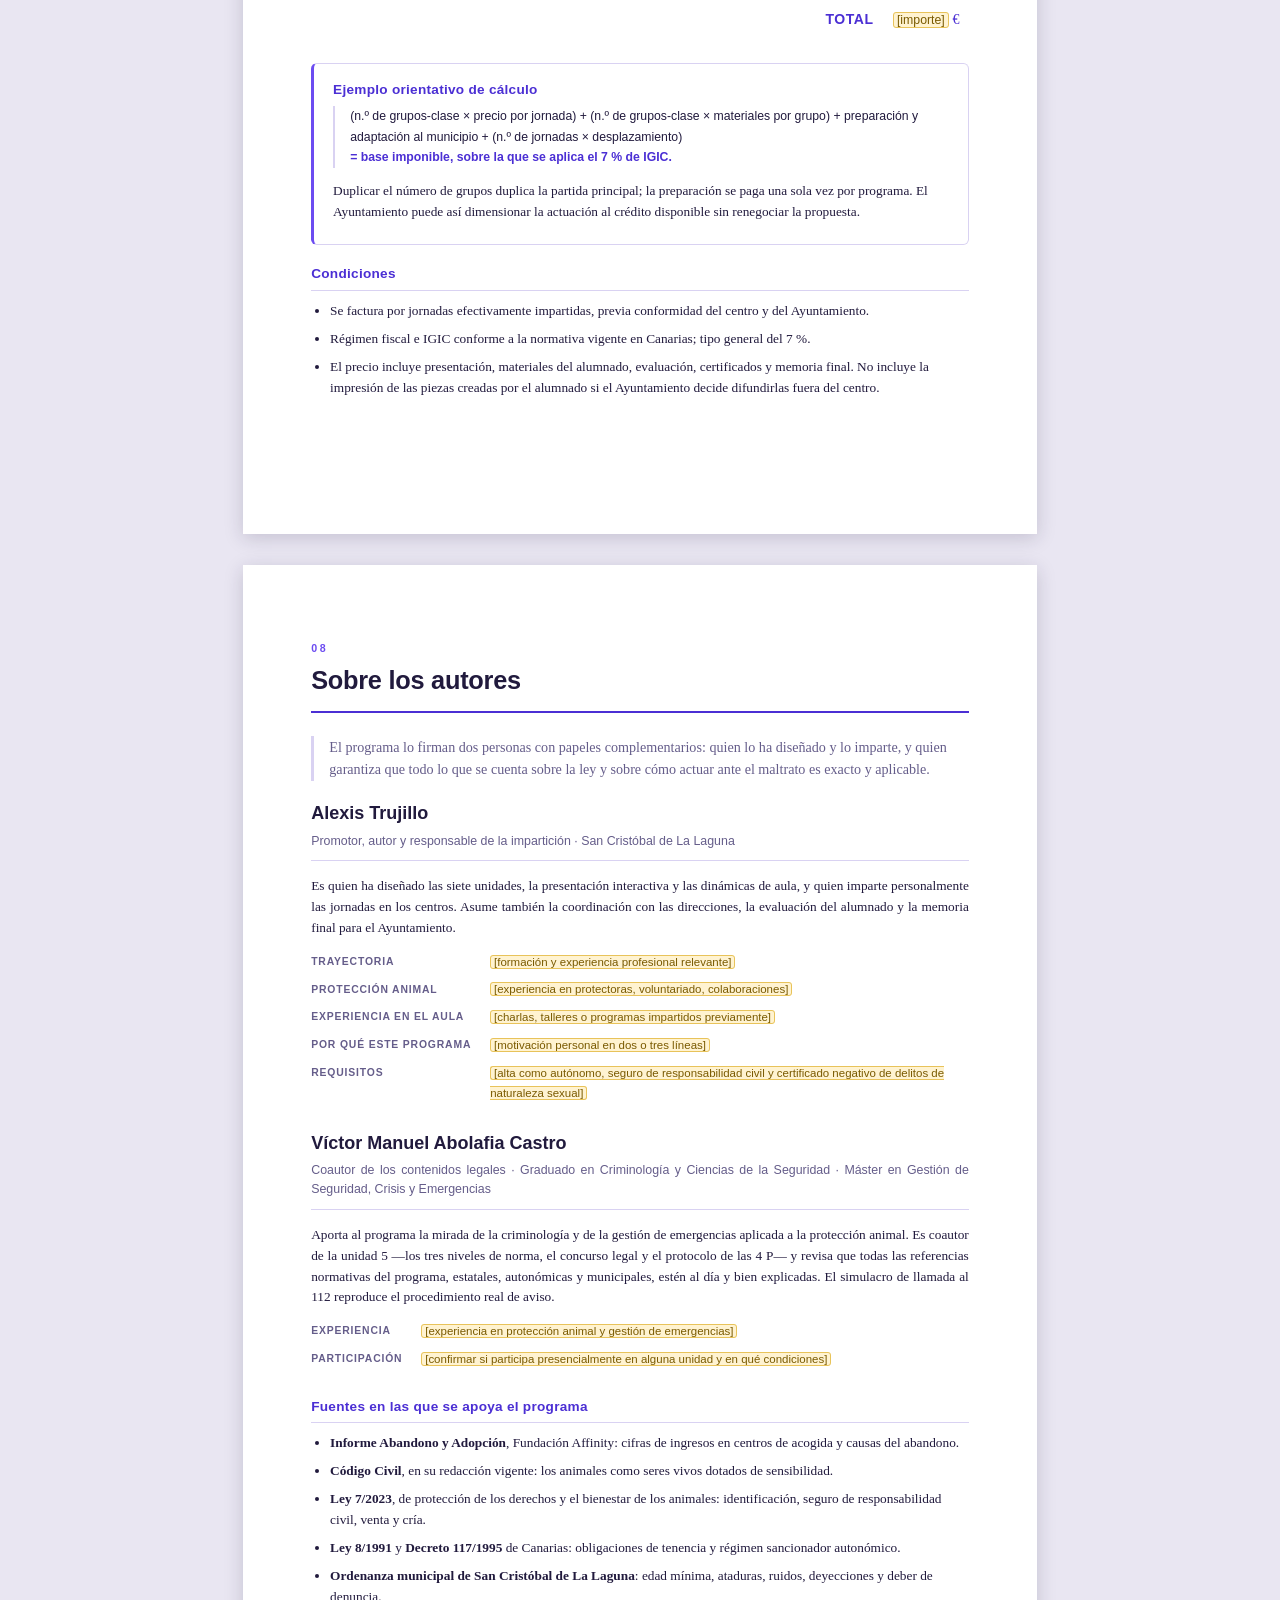
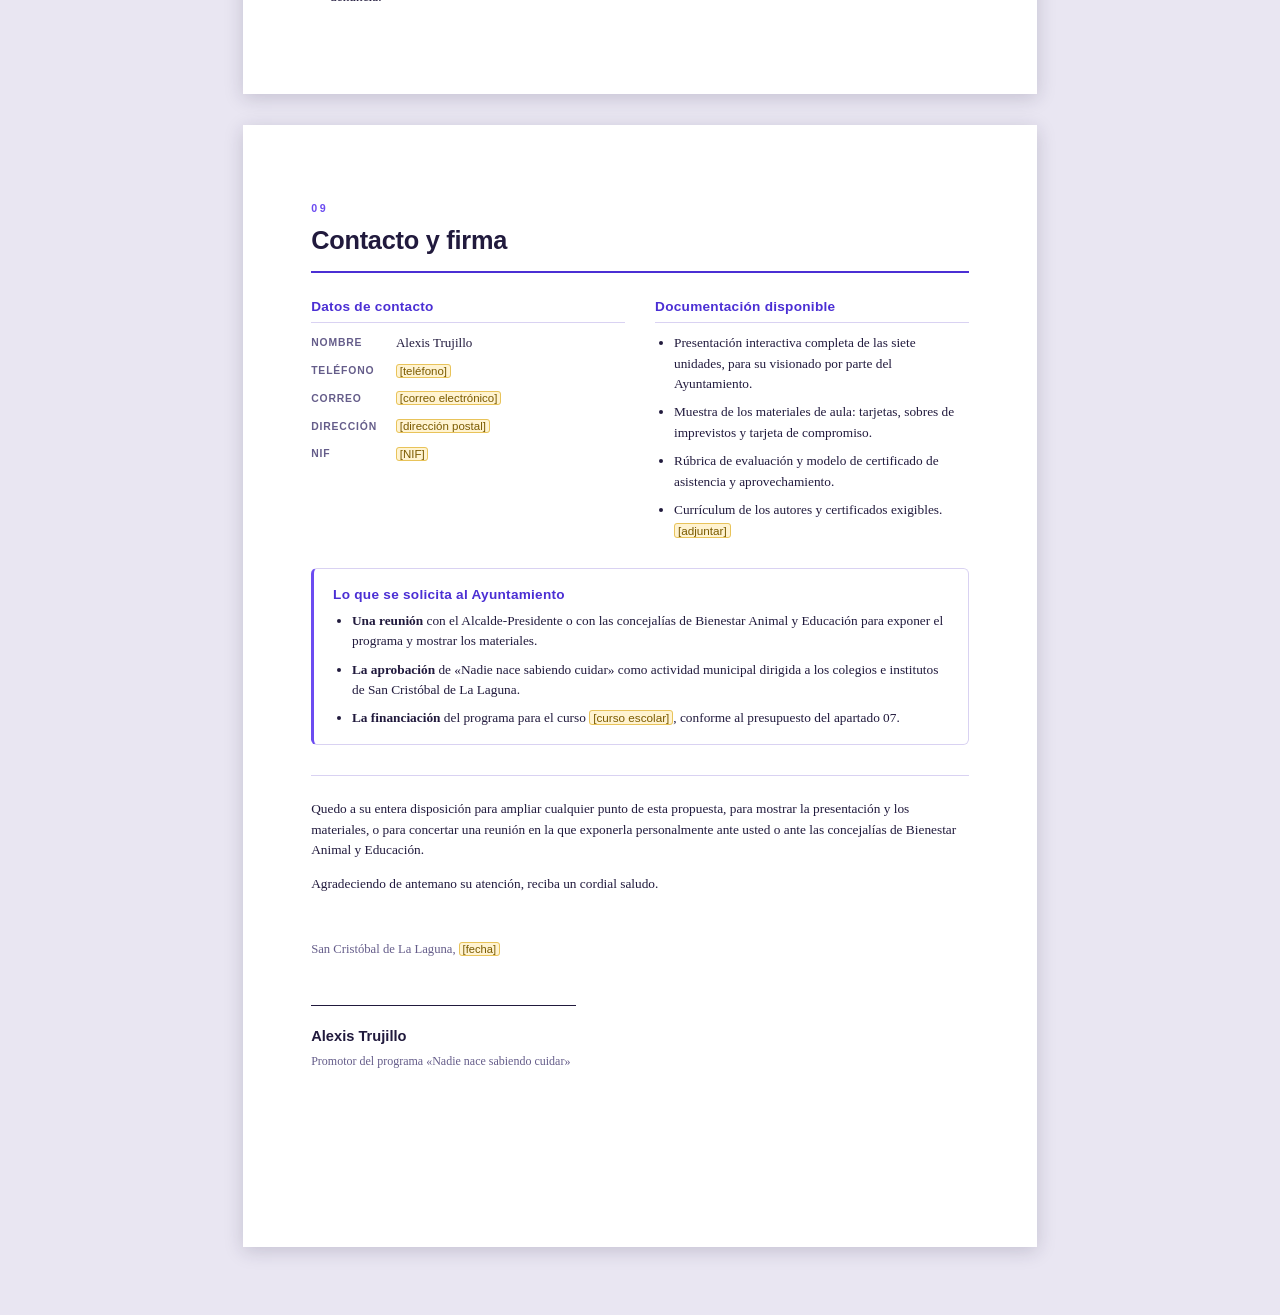
<file: propuesta/propuesta.html>
<!doctype html>
<html lang="es">
<head>
<meta charset="utf-8">
<meta name="viewport" content="width=device-width, initial-scale=1">
<title>Nadie nace sabiendo cuidar — Propuesta al Ayuntamiento de San Cristóbal de La Laguna</title>
<link rel="stylesheet" href="propuesta.css">
</head>
<body>

<!-- ==================== PORTADA ==================== -->
<section class="hoja portada">
  <div class="portada__marca">Programa educativo para colegios e institutos</div>

  <h1 class="portada__titulo">Nadie nace<br>sabiendo cuidar</h1>
  <p class="portada__subtitulo">Tenencia responsable y bienestar animal<br>en las aulas de San Cristóbal de La Laguna</p>

  <p class="portada__datos">7 unidades · 5 horas en una jornada · Primaria y Secundaria</p>

  <blockquote class="portada__lema">
    «Cada cifra de abandono empieza con una decisión humana:<br>
    comprar sin pensar, criar sin control, regalar sin permiso.»
  </blockquote>

  <div class="portada__destinatario">
    <p class="portada__etiqueta">Dirigido a</p>
    <p class="portada__nombre">Excmo. Sr. Alcalde-Presidente<br>del Excmo. Ayuntamiento de San Cristóbal de La Laguna</p>
    <p class="portada__persona">D./Dña. <span class="marcador">[Nombre del alcalde/sa]</span> · Concejalía de Bienestar Animal y Concejalía de Educación</p>
  </div>

  <div class="portada__pie">
    <p><strong>Alexis Trujillo</strong>, promotor del programa<br>
       con <strong>Víctor Manuel Abolafia Castro</strong>, graduado en Criminología y Ciencias de la Seguridad y máster en Gestión de Seguridad, Crisis y Emergencias</p>
    <p class="portada__fecha">San Cristóbal de La Laguna<br><span class="marcador">[fecha]</span></p>
  </div>
</section>

<!-- ==================== 1. CARTA DE PRESENTACIÓN ==================== -->
<section class="hoja">
  <header class="seccion__cabecera">
    <p class="seccion__numero">01</p>
    <h2 class="seccion__titulo">Carta de presentación</h2>
  </header>

  <div class="carta">
    <p class="carta__destinatario">
      Excmo. Sr./Sra. <span class="marcador">[Nombre del alcalde/sa]</span><br>
      Alcalde-Presidente / Alcaldesa-Presidenta del Excmo. Ayuntamiento de San Cristóbal de La Laguna
    </p>

    <p>Me dirijo a usted como promotor del programa educativo «Nadie nace sabiendo cuidar»,
    una actividad sobre tenencia responsable y bienestar animal diseñada para las aulas de
    Primaria y Secundaria. Los contenidos legales del programa están elaborados junto a
    Víctor Manuel Abolafia Castro, graduado en Criminología y Ciencias de la Seguridad y
    máster en Gestión de Seguridad, Crisis y Emergencias, que firma conmigo la parte
    normativa y el protocolo de actuación ante el maltrato. Escribo porque creo que este municipio tiene
    ahora mismo una oportunidad barata y medible de actuar sobre un problema que hoy solo gestiona
    cuando ya ha ocurrido.</p>

    <p>Cada año ingresan en España más de <strong>285.000 perros y gatos</strong> en centros de
    acogida, según el informe anual de la Fundación Affinity. La causa número uno no son las
    vacaciones de verano, como suele repetirse: son las <strong>camadas no deseadas</strong>,
    responsables de en torno al 15 % de los animales que acaban en la calle. Detrás de cada una de esas cifras hay
    decisiones humanas evitables —una compra impulsiva, una cría casera «sin ánimo de lucro», un
    animal regalado a un menor— que hoy son en su mayoría ilegales y que, sin embargo, se siguen
    tomando porque casi nadie sabe que lo son. La Ley 7/2023 lleva poco tiempo en vigor y la
    ordenanza municipal de La Laguna es, en la práctica, desconocida para la mayoría de los
    adolescentes del municipio: pocos saben que ninguna tienda puede venderles un animal por ser
    menores de edad, que no recoger las deyecciones es aquí una infracción grave o que denunciar
    un maltrato presenciado no es «meterse donde no te llaman», sino un deber reconocido por la
    propia ordenanza.</p>

    <p>«Nadie nace sabiendo cuidar» lleva esa información al único sitio donde todavía llega a
    todo el mundo a la vez: el aula. Son <strong>siete unidades encadenadas, cinco horas en una
    misma jornada</strong>, en las que el alumnado debate, calcula lo que cuesta de verdad
    mantener a un animal, dictamina casos reales como legales o ilegales, ensaya una llamada al
    112 y sale de clase con un compromiso concreto a treinta días y una pieza de sensibilización
    hecha por él mismo.</p>

    <p>Me dirijo al Ayuntamiento y no a cada centro por separado porque el municipio es el
    nivel que corresponde: la ordenanza que el programa explica es suya, y suyos son el censo
    municipal, la Policía Local y los servicios de recogida que sostienen el coste del abandono.
    La Concejalía de Bienestar Animal cuenta además con líneas de educación y voluntariado
    juvenil con las que esta actividad encaja sin duplicar nada, y un acuerdo municipal permite
    llegar de forma ordenada a todos los centros, con un calendario único.</p>

    <p>Por todo ello, le solicito respetuosamente tres cosas: una <strong>reunión</strong> con
    usted o con la persona responsable de las concejalías de Bienestar Animal y Educación para
    exponer el programa en detalle; la <strong>aprobación</strong> de la actividad como programa
    municipal dirigido a los colegios e institutos de San Cristóbal de La Laguna; y su
    <strong>financiación</strong> para el curso escolar <span class="marcador">[curso escolar]</span>,
    conforme al presupuesto que se detalla en el apartado 07 de este documento. Quedo a su
    entera disposición y le agradezco de antemano el tiempo dedicado a leer esta propuesta.</p>

    <div class="firma">
      <p>Atentamente,</p>
      <p class="firma__nombre">Alexis Trujillo</p>
      <p class="firma__meta"><span class="marcador">[teléfono]</span> · <span class="marcador">[correo electrónico]</span></p>
    </div>
  </div>
</section>

<!-- ==================== 2. LA ACTIVIDAD EN UNA PÁGINA ==================== -->
<section class="hoja">
  <header class="seccion__cabecera">
    <p class="seccion__numero">02</p>
    <h2 class="seccion__titulo">La actividad en una página</h2>
  </header>

  <p class="entradilla">
    «Nadie nace sabiendo cuidar» no es una charla. Es una jornada completa de cinco horas en la que
    el alumnado se posiciona, discute, calcula, dictamina y crea: siete unidades encadenadas que van
    de los datos a la ética, de la ética a los números, de los números a la ley y de la ley a la acción.
  </p>

  <div class="rejilla-2">
    <div class="bloque">
      <h3>A quién va dirigida</h3>
      <ul>
        <li>Alumnado de los <strong>últimos cursos de Primaria</strong> y de <strong>Secundaria</strong>
            de los centros del municipio.</li>
        <li><strong>Grupo-clase completo</strong>, sin desdoblar y sin agrupar varias clases.</li>
        <li>Lenguaje, ejemplos y profundidad legal adaptados al nivel del grupo.</li>
      </ul>
    </div>

    <div class="bloque">
      <h3>Formato</h3>
      <ul>
        <li><strong>5 horas presenciales en una misma jornada</strong>, en el aula del propio centro.</li>
        <li><strong>7 unidades encadenadas</strong>, con las pausas coincidiendo con los recreos.</li>
        <li>Una jornada por grupo-clase: sin reorganizar espacios ni horarios especiales.</li>
        <li>Presentación proyectada e interactiva, que funciona sin conexión a internet.</li>
      </ul>
    </div>

  </div>

  <div class="bloque bloque--ancho">
      <h3>Metodología activa: ocho dinámicas, cero clases magistrales</h3>
      <ul class="lista-2">
        <li><strong>Termómetro de opinión.</strong> El grupo se coloca en el aula según su grado de
            acuerdo con un dilema y defiende su postura.</li>
        <li><strong>Caza-mitos.</strong> Por equipos, clasifican tarjetas repartidas por el aula en
            mito o realidad.</li>
        <li><strong>Auditoría de casos.</strong> En parejas, deciden qué libertades del bienestar
            animal se incumplen en cuatro situaciones reales.</li>
        <li><strong>Simulación económica.</strong> Cada equipo «adopta» a Luna y resuelve imprevistos
            que llegan en sobres cerrados.</li>
        <li><strong>Concurso legal / ilegal.</strong> Tarjeta verde o roja levantada a la vez, con
            punto extra por justificar bien.</li>
        <li><strong>Simulacro de llamada al 112.</strong> Por parejas, testigo y operador de
            emergencias, con el protocolo aprendido.</li>
        <li><strong>Taller creativo.</strong> Producción por equipos de una pieza real de
            sensibilización, con revisión cruzada.</li>
        <li><strong>Compromiso a 30 días.</strong> Una acción concreta, con fecha límite, leída en voz
            alta a un compañero.</li>
      </ul>
  </div>

  <div class="rejilla-2">
    <div class="bloque">
      <h3>Evaluación y certificado</h3>
      <ul>
        <li>Se evalúan la <strong>participación</strong>, el <strong>simulacro de llamada al 112</strong>
            y la <strong>pieza de sensibilización</strong>, esta última con una rúbrica de tres
            criterios: rigor del dato, claridad de la acción propuesta y respeto, sin morbo ni
            imágenes explícitas.</li>
        <li>Al terminar la jornada, el alumnado recibe un <strong>certificado de asistencia y
            aprovechamiento</strong>.</li>
      </ul>
    </div>

    <div class="bloque">
      <h3>Producto final</h3>
      <ul>
        <li>Cada grupo-clase produce varias <strong>piezas de sensibilización</strong>: vídeos
            verticales de 30 segundos, carteles A3 y cuñas de radio, con datos verificables y una
            llamada a la acción concreta.</li>
        <li>Son material reutilizable: el centro puede exponerlas y emitirlas, y el
            <strong>Ayuntamiento difundirlas</strong> en sus campañas de bienestar animal.</li>
      </ul>
    </div>
  </div>
</section>

<!-- ==================== 3. LAS SIETE UNIDADES ==================== -->
<section class="hoja">
  <header class="seccion__cabecera">
    <p class="seccion__numero">03</p>
    <h2 class="seccion__titulo">Las siete unidades</h2>
  </header>

  <p class="entradilla">
    Las siete unidades se imparten seguidas, en este orden, a lo largo de la jornada. El reparto de
    minutos es orientativo sobre el total de cinco horas y se ajusta al horario real de cada centro.
  </p>

  <article class="unidad">
    <div class="unidad__cabecera">
      <p class="unidad__meta"><span class="unidad__num">Unidad 1</span><span class="unidad__duracion">45 min · orientativo</span></p>
      <h3>La realidad del abandono y los mitos que lo rodean</h3>
    </div>
    <dl>
      <dt>Objetivo</dt><dd>Desmontar, con datos y con ley, lo que «todo el mundo dice» sobre el abandono animal, y conocer las reglas legales de adquisición.</dd>
      <dt>En el aula</dt><dd><strong>Termómetro de opinión</strong> sobre la frase «el abandono es cosa del verano», desmontada acto seguido con el dato: más de 285.000 ingresos anuales y las camadas no deseadas como causa número uno (15 %). <strong>Caza-mitos</strong> por equipos de tres o cuatro (8 min), clasificando tarjetas repartidas por el aula. <strong>Dos casos «¿legal o ilegal?»</strong>: una camada vendida por redes sociales y cachorros expuestos en un escaparate, con el zoom local sobre la ordenanza de La Laguna.</dd>
      <dt>Se lleva</dt><dd>Solo los criadores inscritos en el Registro Oficial pueden criar y vender; la venta en tiendas físicas está prohibida; ninguna tienda puede entregar un animal a un menor de 18 años.</dd>
    </dl>
  </article>

  <article class="unidad">
    <div class="unidad__cabecera">
      <p class="unidad__meta"><span class="unidad__num">Unidad 2</span><span class="unidad__duracion">45 min · orientativo</span></p>
      <h3>¿Qué significa proteger de verdad a un animal?</h3>
    </div>
    <dl>
      <dt>Objetivo</dt><dd>Entender el bienestar animal desde la ciencia, la ley y la ética, más allá de «no pegarle».</dd>
      <dt>En el aula</dt><dd>Arranque <strong>en parejas</strong> (1 min) sobre una emoción observada en un animal real. El Código Civil —seres vivos dotados de sensibilidad, no cosas— y <strong>las Cinco Libertades</strong>, con la idea central de la unidad: querer no es cuidar, e ignorar cualquiera de las cinco es maltrato por omisión. <strong>Auditoría de cuatro casos</strong> en parejas —el perro del patio, el gato doce horas solo, el conejo enjaulado y el perro muy querido con sobrepeso—, decidiendo qué libertad falla en cada uno y defendiéndolo en la puesta en común.</dd>
      <dt>Se lleva</dt><dd>Un criterio propio para distinguir el cuidado real del cariño mal entendido, y el concepto de enriquecimiento ambiental.</dd>
    </dl>
  </article>

  <article class="unidad">
    <div class="unidad__cabecera">
      <p class="unidad__meta"><span class="unidad__num">Unidad 3</span><span class="unidad__duracion">40 min · orientativo</span></p>
      <h3>Toma de posición y juicio ético</h3>
    </div>
    <dl>
      <dt>Objetivo</dt><dd>Argumentar la propia postura ante dilemas que no tienen una única respuesta correcta, y escuchar la ajena.</dd>
      <dt>En el aula</dt><dd><strong>Cuatro dilemas con termómetro de opinión</strong>: comprar un cachorro de raza habiendo animales en adopción, el derecho de un menor a decidir, hablar con un amigo antes de denunciarlo y qué hacer ante una mudanza a un piso que no admite animales. En medio, el dato legal que cambia el debate: <strong>la responsabilidad recae siempre en los padres o tutores</strong>. <strong>Contrato de adopción familiar</strong> en grupos de tres o cuatro (6 min): cinco condiciones, ordenadas por importancia.</dd>
      <dt>Se lleva</dt><dd>Las señales de un hogar preparado y las alternativas éticas ante una mudanza: vivienda que admita animales, acogida de confianza o traspaso gestionado por una protectora.</dd>
    </dl>
  </article>

  <article class="unidad">
    <div class="unidad__cabecera">
      <p class="unidad__meta"><span class="unidad__num">Unidad 4</span><span class="unidad__duracion">45 min · orientativo</span></p>
      <h3>Simulación: adoptar a Luna</h3>
    </div>
    <dl>
      <dt>Objetivo</dt><dd>Dimensionar con números reales lo que supone adoptar: entre 10.000 € y 20.000 € en doce o quince años.</dd>
      <dt>En el aula</dt><dd>El grupo conoce a <strong>Luna</strong>, mestiza de dos años, y a partir de ahí decide en su nombre: gastos fijos anuales y obligaciones legales —<strong>seguro de responsabilidad civil</strong> exigido por la Ley 7/2023, microchip y censo municipal—. <strong>Los sobres de imprevistos</strong> (15 min): con un presupuesto ficticio y un fondo de ahorro, cada equipo abre tres sobres —una pata rota de 800 €, un seguro sin renovar, una dieta especial a los diez años— y asume las consecuencias. Puesta en común honesta, también con los equipos que se quedaron sin dinero.</dd>
      <dt>Se lleva</dt><dd>La idea central de la unidad: los imprevistos nunca justifican el abandono; se planifica antes de adoptar, no se improvisa después.</dd>
    </dl>
  </article>

  <article class="unidad">
    <div class="unidad__cabecera">
      <p class="unidad__meta"><span class="unidad__num">Unidad 5</span><span class="unidad__duracion">50 min · orientativo</span></p>
      <h3>La ley en Canarias y qué hacer ante el maltrato</h3>
    </div>
    <dl>
      <dt>Objetivo</dt><dd>Distinguir los tres niveles de norma y saber actuar, paso a paso, ante un caso real de maltrato.</dd>
      <dt>En el aula</dt><dd>Los <strong>tres niveles normativos</strong>: Ley 7/2023 estatal, Ley 8/1991 y Decreto 117/1995 de Canarias, y la <strong>ordenanza de La Laguna</strong> (edad mínima, ataduras de al menos dos metros, ruidos y deyecciones). <strong>Concurso legal / ilegal</strong> por equipos, con tarjeta verde o roja y punto extra por justificar: la atadura corta, las deyecciones sin recoger —infracción grave, hasta 1.502,53 €—, las áreas de juego infantil y el deber de denunciar lo presenciado. <strong>Protocolo de las 4 P</strong> —Protégete, Pruebas, Policía (112 / 092 / 062), Paciencia— y <strong>simulacro de llamada al 112</strong> por parejas, evaluable.</dd>
      <dt>Se lleva</dt><dd>Saber a quién llamar, qué datos dar y qué no hacer nunca: enfrentarse al agresor o entrar en propiedad privada.</dd>
    </dl>
  </article>

  <article class="unidad">
    <div class="unidad__cabecera">
      <p class="unidad__meta"><span class="unidad__num">Unidad 6</span><span class="unidad__duracion">45 min · orientativo</span></p>
      <h3>Tu turno: activismo y reto creativo</h3>
    </div>
    <dl>
      <dt>Objetivo</dt><dd>Crear un mensaje de sensibilización propio, capaz de cambiar la opinión de alguien de su misma edad.</dd>
      <dt>En el aula</dt><dd>Arranque sobre qué campañas les han hecho cambiar de opinión. <strong>Las tres reglas de oro</strong>, innegociables: dato verificable y citado, acción concreta que el receptor pueda hacer ya, y cero morbo. <strong>Taller por equipos</strong> (30 min) eligiendo formato —vídeo vertical de 30 segundos, cartel A3 o cuña de radio—, con pautas propias de cada uno. <strong>Feedback cruzado</strong> a mitad de camino (2 min por equipo) y presentación final de dos minutos.</dd>
      <dt>Se lleva</dt><dd>Una pieza terminada y la rúbrica con la que se evalúa: rigor, propuesta de acción y respeto.</dd>
    </dl>
  </article>

  <article class="unidad">
    <div class="unidad__cabecera">
      <p class="unidad__meta"><span class="unidad__num">Unidad 7</span><span class="unidad__duracion">30 min · orientativo</span></p>
      <h3>Tu compromiso ciudadano y los recursos de tu ciudad</h3>
    </div>
    <dl>
      <dt>Objetivo</dt><dd>Cerrar la jornada con un compromiso personal a treinta días y con el mapa de recursos municipales.</dd>
      <dt>En el aula</dt><dd><strong>Repaso relámpago</strong> de las seis unidades anteriores. <strong>Mapa de recursos del municipio</strong>: 112, 092 (Policía Local) y 062 (Seprona); la Concejalía de Bienestar Animal —información oficial, censo y programas de educación y voluntariado juvenil— y las protectoras locales. <strong>Tarjeta «Mi paso posible»</strong> (8 min): una sola acción —auditar microchip y censo en casa, convencer a la familia de esterilizar, frenar la compra impulsiva de un amigo o informarse sobre voluntariado—, con fecha límite y alguien a quien contárselo. Lectura por parejas y entrega del certificado.</dd>
      <dt>Se lleva</dt><dd>Los teléfonos guardados en el móvil, la tarjeta de compromiso y el certificado de asistencia y aprovechamiento.</dd>
    </dl>
  </article>

</section>

<!-- ==================== 4. BENEFICIOS ==================== -->
<section class="hoja">
  <header class="seccion__cabecera">
    <p class="seccion__numero">04</p>
    <h2 class="seccion__titulo">Beneficios para el municipio y los centros</h2>
  </header>

  <div class="bloque">
    <h3>Para el Ayuntamiento de San Cristóbal de La Laguna</h3>
    <ul>
      <li><strong>Difunde la propia ordenanza municipal</strong> y la Ley 7/2023 entre quienes más las
          van a aplicar en los próximos años. Edad mínima para adquirir un animal, ataduras, ruidos,
          deyecciones, censo y microchip dejan de ser letra pequeña y se convierten en casos que el
          alumnado dictamina en voz alta y defiende ante sus compañeros.</li>
      <li><strong>Actúa sobre la causa real del abandono, no sobre sus consecuencias.</strong> El
          programa se dirige de lleno a las camadas no deseadas y a la compra impulsiva, origen de la
          mayor parte de los ingresos en acogida. Cada abandono evitado es un animal menos que
          recoger, alojar y atender a cargo del municipio.
          <span class="marcador">[cifra municipal, si se dispone]</span></li>
      <li><strong>Forma ciudadanía que sabe actuar ante el maltrato.</strong> El alumnado conoce el
          protocolo de las 4 P, distingue entre 112, 092 y 062 y ha ensayado la llamada: menos avisos
          confusos y más denuncias con datos objetivos y utilizables.</li>
      <li><strong>Da a conocer los recursos municipales</strong> —Concejalía de Bienestar Animal,
          censo y protectoras— y <strong>encaja con las líneas ya existentes</strong> de educación,
          difusión normativa y voluntariado juvenil, sin duplicarlas: la unidad 7 deriva
          expresamente hacia los programas municipales de voluntariado.</li>
    </ul>
  </div>

  <div class="rejilla-2">
    <div class="bloque">
      <h3>Medible y escalable</h3>
      <ul>
        <li><strong>Metodología evaluable:</strong> participación, simulacro de llamada al 112 y pieza
            de sensibilización con rúbrica. Hay evidencia de lo aprendido, no solo asistencia.</li>
        <li><strong>Unidad de despliegue clara:</strong> una jornada por grupo-clase. El coste y el
            alcance se calculan multiplicando, no estimando.</li>
        <li><strong>Escalable por centros:</strong> un piloto primero y extensión al resto durante el
            curso, con memoria final comparable.</li>
        <li><strong>Material reutilizable:</strong> las piezas del alumnado quedan a disposición del
            Ayuntamiento para sus campañas.</li>
      </ul>
    </div>

    <div class="bloque">
      <h3>Para los centros educativos</h3>
      <ul>
        <li><strong>Encaje curricular</strong> con Educación en Valores Cívicos y Éticos, con el plan
            de acción tutorial y con los proyectos de convivencia del centro.</li>
        <li><strong>Sin carga de preparación</strong> para el profesorado: el programa llega con
            presentación, materiales impresos y dinámicas listas.</li>
        <li><strong>Competencias transversales:</strong> argumentación, debate respetuoso, trabajo en
            equipo, pensamiento crítico y alfabetización legal básica.</li>
        <li><strong>Una sola jornada:</strong> el centro cede un día de aula, no siete sesiones
            repartidas por el trimestre.</li>
      </ul>
    </div>

  </div>

  <div class="bloque bloque--ancho">
    <h3>Para el alumnado y sus familias</h3>
    <ul>
      <li>Salen del aula sabiendo qué es legal y qué no al adquirir un animal, y por qué.</li>
      <li>Saben qué hacer, y a quién llamar, ante una situación de maltrato.</li>
      <li>El mensaje llega a casa: la tarjeta «Mi paso posible» obliga a hablar del microchip, del
          censo o de la esterilización con la familia dentro de los treinta días siguientes.</li>
    </ul>
  </div>
</section>

<!-- ==================== 5. METODOLOGÍA Y RECURSOS ==================== -->
<section class="hoja">
  <header class="seccion__cabecera">
    <p class="seccion__numero">05</p>
    <h2 class="seccion__titulo">Metodología y recursos</h2>
  </header>

  <div class="bloque">
    <h3>Cómo se trabaja</h3>
    <ul>
      <li><strong>Se pregunta antes de explicar.</strong> Cada unidad abre con una toma de
          posición del grupo; el dato llega después y obliga a revisar la opinión inicial.</li>
      <li><strong>Datos y ley, no opiniones.</strong> Las afirmaciones se apoyan en fuentes
          citadas —Fundación Affinity, Código Civil, Ley 7/2023, normativa canaria y ordenanza
          municipal— y la parte legal está revisada por un graduado en Criminología y Ciencias de la Seguridad.</li>
      <li><strong>Del caso a la regla.</strong> Situaciones cotidianas —una venta por redes
          sociales, un escaparate, una atadura corta— sobre las que el grupo dictamina antes de
          conocer el veredicto.</li>
      <li><strong>Participa todo el mundo.</strong> Mano alzada, desplazamiento por el aula,
          equipos de tres o cuatro y puestas en común breves; nadie se queda mirando.</li>
      <li><strong>Cierre en acción.</strong> La jornada termina en un compromiso personal y en una
          pieza creada por el alumnado, no en un examen.</li>
    </ul>
  </div>

  <div class="rejilla-2">
    <div class="bloque">
      <h3>Qué aporta el programa</h3>
      <ul>
        <li><strong>Presentación interactiva proyectable</strong> de las siete unidades, con
            encuestas a mano alzada, casos con veredicto, tarjetas que se voltean y
            temporizadores de actividad. Funciona sin conexión a internet.</li>
        <li><strong>Tarjetas de caza-mitos</strong> para repartir por el aula (unidad 1).</li>
        <li><strong>Sobres de imprevistos</strong> y hojas de presupuesto por equipo para la
            simulación «Adoptar a Luna» (unidad 4).</li>
        <li><strong>Tarjetas LEGAL / ILEGAL</strong> en verde y rojo para el concurso legal
            (unidad 5).</li>
        <li><strong>Tarjeta «Mi paso posible»</strong>, una por alumno o alumna (unidad 7).</li>
        <li><strong>Rúbrica de evaluación</strong> del reto creativo —rigor, propuesta de acción y
            respeto— y modelo de certificado de asistencia y aprovechamiento.</li>
      </ul>
    </div>

    <div class="bloque">
      <h3>Qué necesita del centro</h3>
      <ul>
        <li><strong>Un aula con proyector</strong> o pizarra digital, con posibilidad de despejar
            el centro del aula durante las dinámicas de posicionamiento.</li>
        <li><strong>Cinco horas de una misma jornada</strong> para el grupo-clase, con las pausas
            coincidiendo con los recreos habituales del centro.</li>
        <li><strong>Un grupo-clase completo</strong> y la presencia del profesorado responsable
            del grupo, conforme a la normativa del centro.</li>
        <li>Para el taller creativo, el material de dibujo o los dispositivos de los que ya
            disponga el centro; ninguna dotación específica es imprescindible.</li>
      </ul>
    </div>
  </div>

  <div class="bloque bloque--ancho">
    <h3>Qué ocurre después de la jornada</h3>
    <ul>
      <li>El centro se queda con las <strong>piezas de sensibilización</strong> de su alumnado y con
          los <strong>certificados</strong>; una copia de las piezas queda a disposición del
          Ayuntamiento.</li>
      <li>El profesorado puede retomar en tutoría los compromisos a treinta días, sin ninguna
          preparación añadida.</li>
      <li>Al cierre del curso, el Ayuntamiento recibe la <strong>memoria final</strong>.</li>
    </ul>
  </div>
</section>

<!-- ==================== 6. CALENDARIO ==================== -->
<section class="hoja">
  <header class="seccion__cabecera">
    <p class="seccion__numero">06</p>
    <h2 class="seccion__titulo">Calendario propuesto</h2>
  </header>

  <p class="entradilla">
    Propuesta de despliegue para el curso <span class="marcador">[curso escolar]</span>: una fase
    piloto corta en el primer trimestre, que permita ajustar tiempos y materiales con datos
    reales, y la extensión al resto de centros durante el segundo y el tercero.
  </p>

  <table class="tabla">
    <thead>
      <tr><th>Fase</th><th>Fechas</th><th>Contenido</th></tr>
    </thead>
    <tbody>
      <tr>
        <td>Acuerdo y planificación</td>
        <td><span class="marcador">[fechas]</span></td>
        <td>Aprobación municipal de la propuesta, designación del interlocutor en la Concejalía y selección de los centros participantes.</td>
      </tr>
      <tr>
        <td>Contacto con los centros</td>
        <td><span class="marcador">[fechas]</span></td>
        <td>Presentación del programa a las direcciones y a los equipos de tutoría; reserva de jornadas y aulas.</td>
      </tr>
      <tr>
        <td>Fase piloto<br><span class="tabla__nota">Primer trimestre</span></td>
        <td><span class="marcador">[fechas]</span></td>
        <td>Impartición en <span class="marcador">[nº]</span> centros. Ajuste de tiempos, materiales y ejemplos locales a partir de la experiencia real, e informe breve de resultados al Ayuntamiento.</td>
      </tr>
      <tr>
        <td>Extensión al resto del curso<br><span class="tabla__nota">Segundo y tercer trimestre</span></td>
        <td><span class="marcador">[fechas]</span></td>
        <td>Despliegue en los centros restantes: <span class="marcador">[nº]</span> grupos-clase, a razón de una jornada de cinco horas por grupo.</td>
      </tr>
      <tr>
        <td>Evaluación y memoria</td>
        <td><span class="marcador">[fechas]</span></td>
        <td>Cuestionarios al alumnado y al profesorado, recopilación de las piezas de sensibilización y memoria final para el Ayuntamiento.</td>
      </tr>
    </tbody>
  </table>

  <div class="bloque">
    <h3>Ritmo de impartición</h3>
    <p>
      La unidad de despliegue es siempre la misma: <strong>una jornada de cinco horas por
      grupo-clase</strong>, con las siete unidades encadenadas. Un centro con varios grupos del
      mismo nivel recibe tantas jornadas como grupos, en días distintos o consecutivos según su
      disponibilidad. Las fechas concretas se cierran con cada dirección a través del
      interlocutor que designe el Ayuntamiento, procurando no coincidir con periodos de
      evaluación.
    </p>
  </div>

  <div class="rejilla-2">
    <div class="bloque">
      <h3>Qué aporta el Ayuntamiento</h3>
      <ul>
        <li>La aprobación y la financiación del programa para el curso.</li>
        <li>Un interlocutor único en la Concejalía y la carta de presentación a los centros.</li>
        <li>La relación de centros y niveles a los que se quiere llegar.</li>
        <li>La difusión de las piezas de sensibilización que produzca el alumnado.</li>
      </ul>
    </div>
    <div class="bloque">
      <h3>Qué aporta el programa</h3>
      <ul>
        <li>La coordinación directa con cada dirección y equipo de tutoría.</li>
        <li>La impartición de las jornadas, con todos los materiales incluidos.</li>
        <li>La evaluación del alumnado y los certificados de asistencia y aprovechamiento.</li>
        <li>Un informe tras la fase piloto y una memoria final al cierre del curso.</li>
      </ul>
    </div>
  </div>
</section>

<!-- ==================== 7. PRESUPUESTO ==================== -->
<section class="hoja">
  <header class="seccion__cabecera">
    <p class="seccion__numero">07</p>
    <h2 class="seccion__titulo">Presupuesto</h2>
  </header>

  <p class="entradilla">
    El presupuesto se construye sobre una unidad única y fácil de auditar: la jornada de cinco
    horas por grupo-clase. Los importes se cierran con el Ayuntamiento en función del número de
    centros y grupos que finalmente se acuerden.
  </p>

  <table class="tabla tabla--importes">
    <thead>
      <tr><th>Concepto</th><th>Unidad</th><th class="num">Precio unitario</th><th class="num">Importe</th></tr>
    </thead>
    <tbody>
      <tr>
        <td>Impartición de la jornada completa (7 unidades · 5 h)</td>
        <td>Por grupo-clase</td>
        <td class="num"><span class="marcador">[importe]</span> €</td>
        <td class="num"><span class="marcador">[importe]</span> €</td>
      </tr>
      <tr>
        <td>Materiales del alumnado: tarjetas de caza-mitos, sobres de imprevistos y hojas de presupuesto, tarjetas LEGAL/ILEGAL, tarjetas «Mi paso posible» y certificados</td>
        <td>Por grupo-clase</td>
        <td class="num"><span class="marcador">[importe]</span> €</td>
        <td class="num"><span class="marcador">[importe]</span> €</td>
      </tr>
      <tr>
        <td>Preparación, adaptación al municipio y coordinación con los centros</td>
        <td>Por programa</td>
        <td class="num"><span class="marcador">[importe]</span> €</td>
        <td class="num"><span class="marcador">[importe]</span> €</td>
      </tr>
      <tr>
        <td>Desplazamientos a los centros del municipio</td>
        <td>Por jornada</td>
        <td class="num"><span class="marcador">[importe]</span> €</td>
        <td class="num"><span class="marcador">[importe]</span> €</td>
      </tr>
    </tbody>
    <tfoot>
      <tr><th colspan="3">Base imponible</th><td class="num"><span class="marcador">[importe]</span> €</td></tr>
      <tr><th colspan="3">IGIC (7 %)</th><td class="num"><span class="marcador">[importe]</span> €</td></tr>
      <tr class="total"><th colspan="3">TOTAL</th><td class="num"><span class="marcador">[importe]</span> €</td></tr>
    </tfoot>
  </table>

  <div class="bloque nota">
    <h3>Ejemplo orientativo de cálculo</h3>
    <p class="formula">
      (n.º de grupos-clase × precio por jornada)
      + (n.º de grupos-clase × materiales por grupo)
      + preparación y adaptación al municipio
      + (n.º de jornadas × desplazamiento)<br>
      <span class="formula__total">= base imponible, sobre la que se aplica el 7 % de IGIC.</span>
    </p>
    <p>
      Duplicar el número de grupos duplica la partida principal; la preparación se paga una sola
      vez por programa. El Ayuntamiento puede así dimensionar la actuación al crédito disponible
      sin renegociar la propuesta.
    </p>
  </div>

  <div class="bloque">
    <h3>Condiciones</h3>
    <ul>
      <li>Se factura por jornadas efectivamente impartidas, previa conformidad del centro y del
          Ayuntamiento.</li>
      <li>Régimen fiscal e IGIC conforme a la normativa vigente en Canarias; tipo general del 7 %.</li>
      <li>El precio incluye presentación, materiales del alumnado, evaluación, certificados y
          memoria final. No incluye la impresión de las piezas creadas por el alumnado si el
          Ayuntamiento decide difundirlas fuera del centro.</li>
    </ul>
  </div>
</section>

<!-- ==================== 8. SOBRE LOS AUTORES ==================== -->
<section class="hoja">
  <header class="seccion__cabecera">
    <p class="seccion__numero">08</p>
    <h2 class="seccion__titulo">Sobre los autores</h2>
  </header>

  <p class="entradilla">
    El programa lo firman dos personas con papeles complementarios: quien lo ha diseñado y lo
    imparte, y quien garantiza que todo lo que se cuenta sobre la ley y sobre cómo actuar ante el
    maltrato es exacto y aplicable.
  </p>

  <div class="autor">
    <h3 class="autor__nombre">Alexis Trujillo</h3>
    <p class="autor__rol">Promotor, autor y responsable de la impartición · San Cristóbal de La Laguna</p>
    <p>
      Es quien ha diseñado las siete unidades, la presentación interactiva y las dinámicas de
      aula, y quien imparte personalmente las jornadas en los centros. Asume también la
      coordinación con las direcciones, la evaluación del alumnado y la memoria final para el
      Ayuntamiento.
    </p>
    <dl class="ficha">
      <dt>Trayectoria</dt><dd><span class="marcador">[formación y experiencia profesional relevante]</span></dd>
      <dt>Protección animal</dt><dd><span class="marcador">[experiencia en protectoras, voluntariado, colaboraciones]</span></dd>
      <dt>Experiencia en el aula</dt><dd><span class="marcador">[charlas, talleres o programas impartidos previamente]</span></dd>
      <dt>Por qué este programa</dt><dd><span class="marcador">[motivación personal en dos o tres líneas]</span></dd>
      <dt>Requisitos</dt><dd><span class="marcador">[alta como autónomo, seguro de responsabilidad civil y certificado negativo de delitos de naturaleza sexual]</span></dd>
    </dl>
  </div>

  <div class="autor">
    <h3 class="autor__nombre">Víctor Manuel Abolafia Castro</h3>
    <p class="autor__rol">Coautor de los contenidos legales · Graduado en Criminología y Ciencias de la Seguridad · Máster en Gestión de Seguridad, Crisis y Emergencias</p>
    <p>
      Aporta al programa la mirada de la criminología y de la gestión de emergencias aplicada
      a la protección animal. Es coautor de la unidad 5 —los tres niveles de norma, el concurso
      legal y el protocolo de las 4 P— y revisa que todas las referencias normativas del programa,
      estatales, autonómicas y municipales, estén al día y bien explicadas. El simulacro de
      llamada al 112 reproduce el procedimiento real de aviso.
    </p>
    <dl class="ficha">
      <dt>Experiencia</dt><dd><span class="marcador">[experiencia en protección animal y gestión de emergencias]</span></dd>
      <dt>Participación</dt><dd><span class="marcador">[confirmar si participa presencialmente en alguna unidad y en qué condiciones]</span></dd>
    </dl>
  </div>

  <div class="bloque bloque--ancho">
    <h3>Fuentes en las que se apoya el programa</h3>
    <ul>
      <li><strong>Informe Abandono y Adopción</strong>, Fundación Affinity: cifras de ingresos en
          centros de acogida y causas del abandono.</li>
      <li><strong>Código Civil</strong>, en su redacción vigente: los animales como seres vivos
          dotados de sensibilidad.</li>
      <li><strong>Ley 7/2023</strong>, de protección de los derechos y el bienestar de los animales:
          identificación, seguro de responsabilidad civil, venta y cría.</li>
      <li><strong>Ley 8/1991</strong> y <strong>Decreto 117/1995</strong> de Canarias: obligaciones
          de tenencia y régimen sancionador autonómico.</li>
      <li><strong>Ordenanza municipal de San Cristóbal de La Laguna</strong>: edad mínima, ataduras,
          ruidos, deyecciones y deber de denuncia.</li>
    </ul>
  </div>
</section>

<!-- ==================== 9. CONTACTO Y FIRMA ==================== -->
<section class="hoja">
  <header class="seccion__cabecera">
    <p class="seccion__numero">09</p>
    <h2 class="seccion__titulo">Contacto y firma</h2>
  </header>

  <div class="rejilla-2">
    <div class="bloque">
      <h3>Datos de contacto</h3>
      <dl class="ficha">
        <dt>Nombre</dt><dd>Alexis Trujillo</dd>
        <dt>Teléfono</dt><dd><span class="marcador">[teléfono]</span></dd>
        <dt>Correo</dt><dd><span class="marcador">[correo electrónico]</span></dd>
        <dt>Dirección</dt><dd><span class="marcador">[dirección postal]</span></dd>
        <dt>NIF</dt><dd><span class="marcador">[NIF]</span></dd>
      </dl>
    </div>

    <div class="bloque">
      <h3>Documentación disponible</h3>
      <ul>
        <li>Presentación interactiva completa de las siete unidades, para su visionado por parte
            del Ayuntamiento.</li>
        <li>Muestra de los materiales de aula: tarjetas, sobres de imprevistos y tarjeta de
            compromiso.</li>
        <li>Rúbrica de evaluación y modelo de certificado de asistencia y aprovechamiento.</li>
        <li>Currículum de los autores y certificados exigibles.
            <span class="marcador">[adjuntar]</span></li>
      </ul>
    </div>
  </div>

  <div class="bloque nota bloque--ancho">
    <h3>Lo que se solicita al Ayuntamiento</h3>
    <ul>
      <li><strong>Una reunión</strong> con el Alcalde-Presidente o con las concejalías de Bienestar
          Animal y Educación para exponer el programa y mostrar los materiales.</li>
      <li><strong>La aprobación</strong> de «Nadie nace sabiendo cuidar» como actividad municipal
          dirigida a los colegios e institutos de San Cristóbal de La Laguna.</li>
      <li><strong>La financiación</strong> del programa para el curso
          <span class="marcador">[curso escolar]</span>, conforme al presupuesto del apartado 07.</li>
    </ul>
  </div>

  <div class="cierre-firma">
    <p>
      Quedo a su entera disposición para ampliar cualquier punto de esta propuesta, para mostrar
      la presentación y los materiales, o para concertar una reunión en la que exponerla
      personalmente ante usted o ante las concejalías de Bienestar Animal y Educación.
    </p>
    <p>Agradeciendo de antemano su atención, reciba un cordial saludo.</p>

    <div class="firma firma--final">
      <p class="firma__lugar">San Cristóbal de La Laguna, <span class="marcador">[fecha]</span></p>
      <div class="firma__linea"></div>
      <p class="firma__nombre">Alexis Trujillo</p>
      <p class="firma__meta">Promotor del programa «Nadie nace sabiendo cuidar»</p>
    </div>
  </div>
</section>

</body>
</html>
</file>
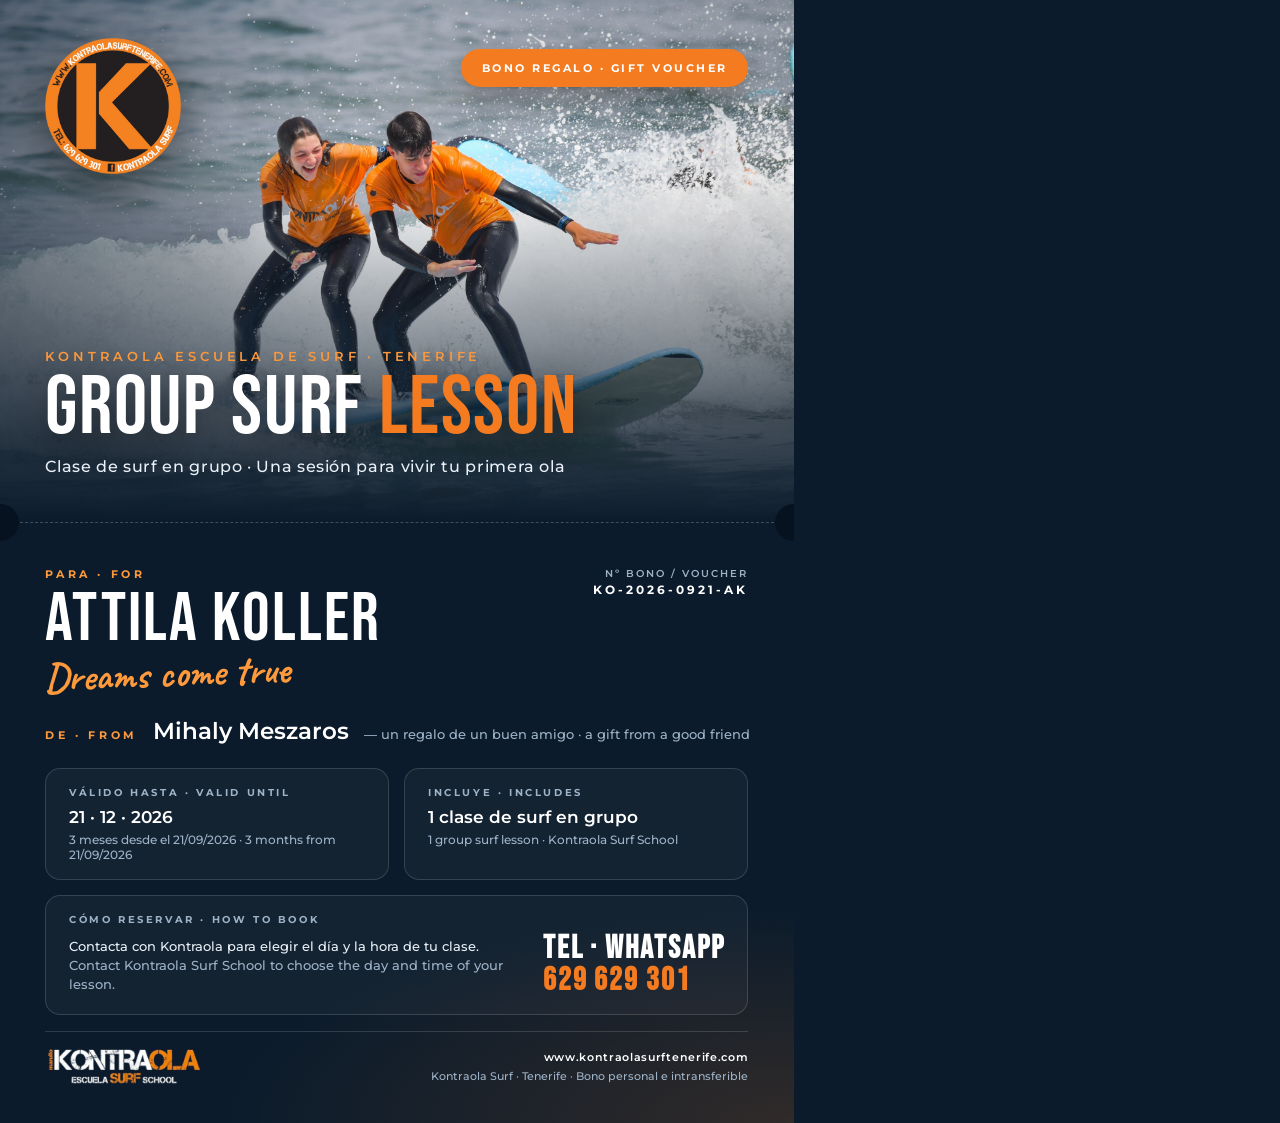
<file: bonos/kontraola-attila-koller/voucher.html>
<!doctype html>
<html lang="es">
<head>
<meta charset="utf-8">
<title>Bono Regalo Kontraola</title>
<link rel="stylesheet" href="fonts.css">
<style>
  @page { size: A4 portrait; margin: 0; }
  :root{
    --navy:#0B1B2B; --navy2:#10263B; --orange:#F47B20; --orange2:#FF9A3C;
    --sand:#F6EFE6; --muted:#9FB3C8; --line:rgba(255,255,255,.14);
  }
  *{box-sizing:border-box;margin:0;padding:0}
  html,body{width:210mm;height:297mm;background:var(--navy);}
  body{font-family:'Montserrat',sans-serif;color:#fff;-webkit-font-smoothing:antialiased;overflow:hidden;position:relative}
  .page{position:relative;width:210mm;height:297mm;overflow:hidden;background:var(--navy)}

  /* HERO */
  .hero{position:absolute;inset:0 0 auto 0;height:138mm;overflow:hidden}
  .hero img.photo{width:100%;height:100%;object-fit:cover;object-position:50% 45%;display:block}
  .hero::after{content:"";position:absolute;inset:0;
    background:linear-gradient(180deg,rgba(11,27,43,.05) 0%,rgba(11,27,43,0) 35%,rgba(11,27,43,.55) 70%,var(--navy) 100%)}
  .hero::before{content:"";position:absolute;inset:0;z-index:1;
    background:linear-gradient(90deg,rgba(11,27,43,.45) 0%,rgba(11,27,43,0) 45%)}
  .badge{position:absolute;top:10mm;left:12mm;width:36mm;height:36mm;z-index:3;
    filter:drop-shadow(0 4mm 6mm rgba(0,0,0,.45))}
  .tag{position:absolute;top:13mm;right:12mm;z-index:3;background:var(--orange);color:#fff;
    font-weight:700;font-size:8.5pt;letter-spacing:.22em;text-transform:uppercase;padding:3.2mm 5.5mm;border-radius:999px;
    box-shadow:0 3mm 8mm rgba(0,0,0,.35)}
  .hero-text{position:absolute;left:12mm;right:12mm;bottom:12mm;z-index:3}
  .kicker{font-size:9.5pt;font-weight:600;letter-spacing:.3em;text-transform:uppercase;color:var(--orange2);margin-bottom:2mm}
  h1{font-family:'Bebas Neue',sans-serif;font-weight:400;font-size:62pt;line-height:.9;letter-spacing:.02em;color:#fff;
    text-shadow:0 3mm 10mm rgba(0,0,0,.45)}
  h1 span{color:var(--orange)}
  .sub{margin-top:3mm;font-size:12pt;font-weight:500;color:#EAF1F8;letter-spacing:.04em}

  /* TICKET CUT */
  .cut{position:absolute;top:138mm;left:0;right:0;height:0;border-top:0.5mm dashed rgba(255,255,255,.22);z-index:4}
  .cut::before,.cut::after{content:"";position:absolute;top:-5mm;width:10mm;height:10mm;border-radius:50%;background:#071220}
  .cut::before{left:-5mm}.cut::after{right:-5mm}

  /* BODY */
  .body{position:absolute;top:138mm;left:0;right:0;bottom:0;padding:12mm 12mm 0 12mm;
    background:radial-gradient(120% 60% at 100% 100%,rgba(244,123,32,.16) 0%,rgba(244,123,32,0) 60%),var(--navy)}
  .label{font-size:8.5pt;font-weight:700;letter-spacing:.32em;text-transform:uppercase;color:var(--orange2)}
  .name{font-family:'Bebas Neue',sans-serif;font-size:52pt;line-height:.95;letter-spacing:.03em;color:#fff;margin-top:1.5mm}
  .dream{font-family:'Caveat',cursive;font-weight:700;font-size:30pt;line-height:1;color:var(--orange2);margin-top:1.5mm;transform:rotate(-2deg);transform-origin:left center;display:inline-block}
  .from{margin-top:5mm;display:flex;align-items:baseline;gap:4mm;white-space:nowrap}
  .from .who{font-size:17pt;font-weight:600;color:#fff}
  .from .note{font-size:9.5pt;color:var(--muted);font-weight:500}

  .grid{margin-top:6mm;display:grid;grid-template-columns:1fr 1fr;gap:4mm}
  .card{border:0.35mm solid var(--line);border-radius:4mm;padding:4.5mm 6mm;background:rgba(255,255,255,.035)}
  .card.wide{grid-column:1/3}
  .card .l{font-size:7.5pt;font-weight:700;letter-spacing:.26em;text-transform:uppercase;color:var(--muted);margin-bottom:2mm}
  .card .v{font-size:13pt;font-weight:600;color:#fff;line-height:1.25}
  .card .v small{display:block;font-size:9pt;font-weight:500;color:var(--muted);margin-top:1mm}
  .card .v b{color:var(--orange2);font-weight:700}
  .phone{font-family:'Bebas Neue',sans-serif;font-size:24pt;letter-spacing:.06em;color:#fff;line-height:1}
  .phone span{color:var(--orange)}

  .footer{position:absolute;left:12mm;right:12mm;bottom:10mm;display:flex;align-items:flex-end;justify-content:space-between;
    border-top:0.35mm solid var(--line);padding-top:4mm}
  .footer img{height:10mm;display:block}
  .footer .web{text-align:right;font-size:8.5pt;color:var(--muted);line-height:1.6;font-weight:500}
  .footer .web b{color:#fff;font-weight:600;letter-spacing:.06em}
  .serial{position:absolute;right:12mm;top:12mm;text-align:right;font-size:7.5pt;letter-spacing:.2em;color:var(--muted);font-weight:600}
  .serial b{display:block;color:#fff;font-size:9pt;letter-spacing:.25em;margin-top:.5mm}
</style>
</head>
<body>
<div class="page">
  <div class="hero">
    <img class="photo" src="photo_duo.jpg" alt="">
    <img class="badge" src="badge.png" alt="Kontraola Surf School">
    <div class="tag">Bono regalo · Gift voucher</div>
    <div class="hero-text">
      <div class="kicker">Kontraola Escuela de Surf · Tenerife</div>
      <h1>Group surf <span>lesson</span></h1>
      <div class="sub">Clase de surf en grupo · Una sesión para vivir tu primera ola</div>
    </div>
  </div>
  <div class="cut"></div>

  <div class="body">
    <div class="serial">Nº BONO / VOUCHER<b>KO-2026-0921-AK</b></div>
    <div class="label">Para · For</div>
    <div class="name">Attila Koller</div>
    <div class="dream">Dreams come true</div>

    <div class="from">
      <div class="label" style="letter-spacing:.32em">De · From</div>
      <div class="who">Mihaly Meszaros</div>
      <div class="note">— un regalo de un buen amigo · a gift from a good friend</div>
    </div>

    <div class="grid">
      <div class="card">
        <div class="l">Válido hasta · Valid until</div>
        <div class="v">21 · 12 · 2026<small>3 meses desde el 21/09/2026 · 3 months from 21/09/2026</small></div>
      </div>
      <div class="card">
        <div class="l">Incluye · Includes</div>
        <div class="v">1 clase de surf en grupo<small>1 group surf lesson · Kontraola Surf School</small></div>
      </div>
      <div class="card wide">
        <div class="l">Cómo reservar · How to book</div>
        <div class="v" style="display:flex;align-items:center;justify-content:space-between;gap:6mm">
          <div style="font-size:10pt;font-weight:500;line-height:1.4;color:#EAF1F8">
            Contacta con Kontraola para elegir el día y la hora de tu clase.<br>
            <span style="color:var(--muted)">Contact Kontraola Surf School to choose the day and time of your lesson.</span>
          </div>
          <div class="phone" style="white-space:nowrap">Tel · WhatsApp<br><span>629 629 301</span></div>
        </div>
      </div>
    </div>

    <div class="footer">
      <img src="wordmark_light.png" alt="Kontraola Escuela Surf School">
      <div class="web"><b>www.kontraolasurftenerife.com</b><br>Kontraola Surf · Tenerife · Bono personal e intransferible</div>
    </div>
  </div>
</div>
</body>
</html>
</file>
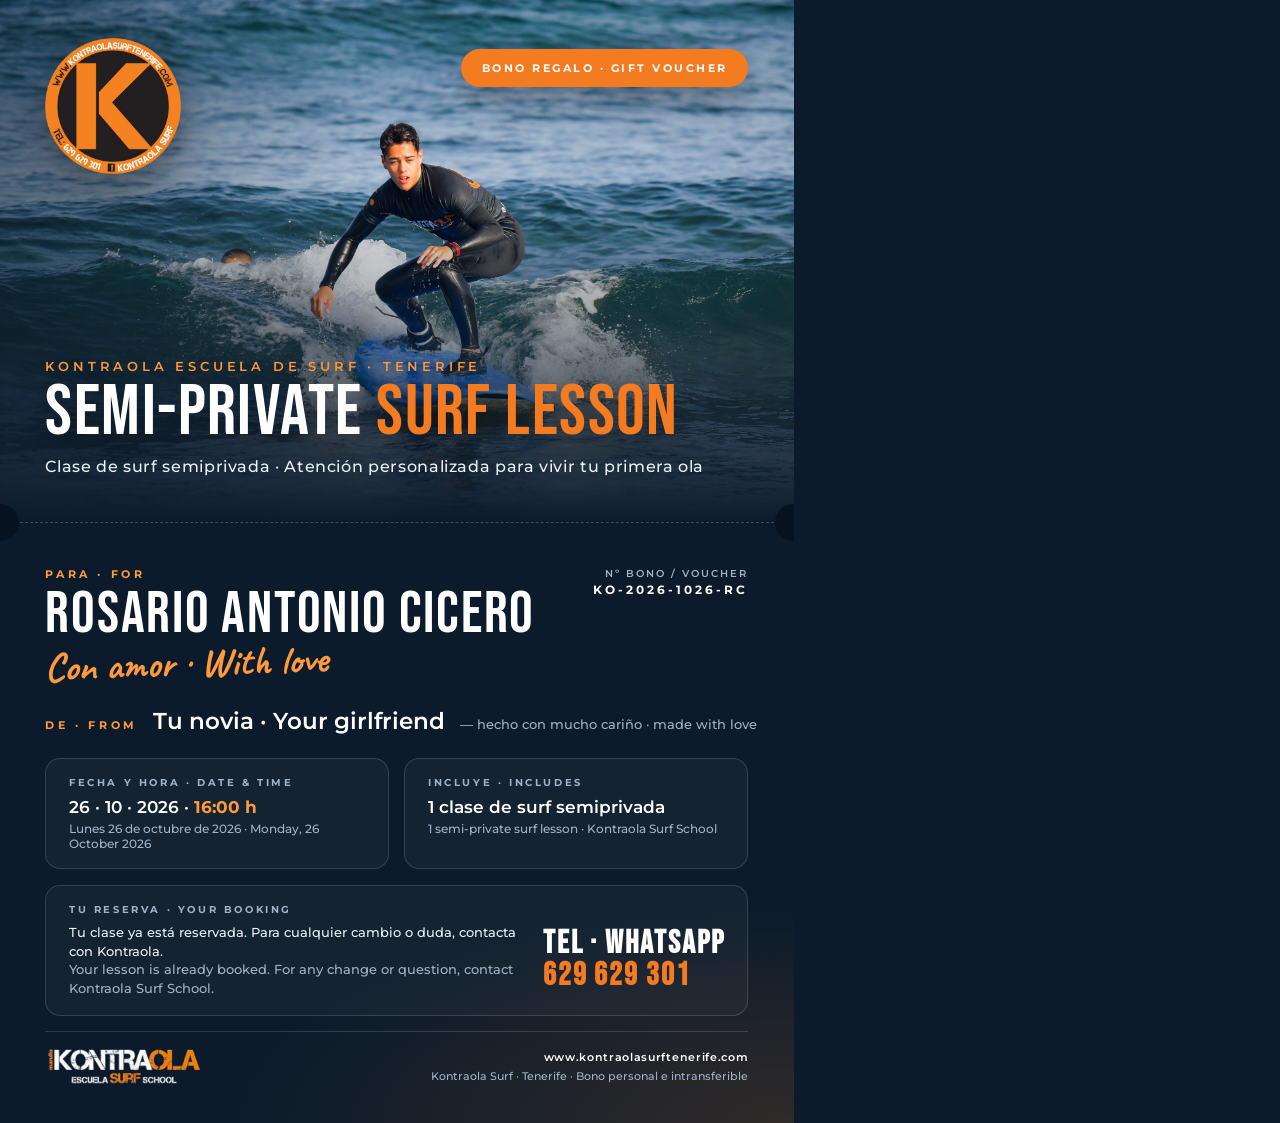
<file: bonos/kontraola-rosario-cicero/voucher.html>
<!doctype html>
<html lang="es">
<head>
<meta charset="utf-8">
<title>Bono Regalo Kontraola</title>
<link rel="stylesheet" href="fonts.css">
<style>
  @page { size: A4 portrait; margin: 0; }
  :root{
    --navy:#0B1B2B; --navy2:#10263B; --orange:#F47B20; --orange2:#FF9A3C;
    --sand:#F6EFE6; --muted:#9FB3C8; --line:rgba(255,255,255,.14);
  }
  *{box-sizing:border-box;margin:0;padding:0}
  html,body{width:210mm;height:297mm;background:var(--navy);}
  body{font-family:'Montserrat',sans-serif;color:#fff;-webkit-font-smoothing:antialiased;overflow:hidden;position:relative}
  .page{position:relative;width:210mm;height:297mm;overflow:hidden;background:var(--navy)}

  /* HERO */
  .hero{position:absolute;inset:0 0 auto 0;height:138mm;overflow:hidden}
  .hero img.photo{width:100%;height:100%;object-fit:cover;object-position:50% 40%;display:block}
  .hero::after{content:"";position:absolute;inset:0;
    background:linear-gradient(180deg,rgba(11,27,43,.05) 0%,rgba(11,27,43,0) 35%,rgba(11,27,43,.55) 70%,var(--navy) 100%)}
  .hero::before{content:"";position:absolute;inset:0;z-index:1;
    background:linear-gradient(90deg,rgba(11,27,43,.45) 0%,rgba(11,27,43,0) 45%)}
  .badge{position:absolute;top:10mm;left:12mm;width:36mm;height:36mm;z-index:3;
    filter:drop-shadow(0 4mm 6mm rgba(0,0,0,.45))}
  .tag{position:absolute;top:13mm;right:12mm;z-index:3;background:var(--orange);color:#fff;
    font-weight:700;font-size:8.5pt;letter-spacing:.22em;text-transform:uppercase;padding:3.2mm 5.5mm;border-radius:999px;
    box-shadow:0 3mm 8mm rgba(0,0,0,.35)}
  .hero-text{position:absolute;left:12mm;right:12mm;bottom:12mm;z-index:3}
  .kicker{font-size:9.5pt;font-weight:600;letter-spacing:.3em;text-transform:uppercase;color:var(--orange2);margin-bottom:2mm}
  h1{font-family:'Bebas Neue',sans-serif;font-weight:400;font-size:54pt;line-height:.9;letter-spacing:.02em;color:#fff;
    text-shadow:0 3mm 10mm rgba(0,0,0,.45)}
  h1 span{color:var(--orange)}
  .sub{margin-top:3mm;font-size:12pt;font-weight:500;color:#EAF1F8;letter-spacing:.04em}

  /* TICKET CUT */
  .cut{position:absolute;top:138mm;left:0;right:0;height:0;border-top:0.5mm dashed rgba(255,255,255,.22);z-index:4}
  .cut::before,.cut::after{content:"";position:absolute;top:-5mm;width:10mm;height:10mm;border-radius:50%;background:#071220}
  .cut::before{left:-5mm}.cut::after{right:-5mm}

  /* BODY */
  .body{position:absolute;top:138mm;left:0;right:0;bottom:0;padding:12mm 12mm 0 12mm;
    background:radial-gradient(120% 60% at 100% 100%,rgba(244,123,32,.16) 0%,rgba(244,123,32,0) 60%),var(--navy)}
  .label{font-size:8.5pt;font-weight:700;letter-spacing:.32em;text-transform:uppercase;color:var(--orange2)}
  .name{font-family:'Bebas Neue',sans-serif;font-size:44pt;line-height:.95;letter-spacing:.03em;color:#fff;margin-top:1.5mm}
  .dream{font-family:'Caveat',cursive;font-weight:700;font-size:30pt;line-height:1;color:var(--orange2);margin-top:1.5mm;transform:rotate(-2deg);transform-origin:left center;display:inline-block}
  .from{margin-top:5mm;display:flex;align-items:baseline;gap:4mm;white-space:nowrap}
  .from .who{font-size:17pt;font-weight:600;color:#fff}
  .from .note{font-size:9.5pt;color:var(--muted);font-weight:500}

  .grid{margin-top:6mm;display:grid;grid-template-columns:1fr 1fr;gap:4mm}
  .card{border:0.35mm solid var(--line);border-radius:4mm;padding:4.5mm 6mm;background:rgba(255,255,255,.035)}
  .card.wide{grid-column:1/3}
  .card .l{font-size:7.5pt;font-weight:700;letter-spacing:.26em;text-transform:uppercase;color:var(--muted);margin-bottom:2mm}
  .card .v{font-size:13pt;font-weight:600;color:#fff;line-height:1.25}
  .card .v small{display:block;font-size:9pt;font-weight:500;color:var(--muted);margin-top:1mm}
  .card .v b{color:var(--orange2);font-weight:700}
  .phone{font-family:'Bebas Neue',sans-serif;font-size:24pt;letter-spacing:.06em;color:#fff;line-height:1}
  .phone span{color:var(--orange)}

  .footer{position:absolute;left:12mm;right:12mm;bottom:10mm;display:flex;align-items:flex-end;justify-content:space-between;
    border-top:0.35mm solid var(--line);padding-top:4mm}
  .footer img{height:10mm;display:block}
  .footer .web{text-align:right;font-size:8.5pt;color:var(--muted);line-height:1.6;font-weight:500}
  .footer .web b{color:#fff;font-weight:600;letter-spacing:.06em}
  .serial{position:absolute;right:12mm;top:12mm;text-align:right;font-size:7.5pt;letter-spacing:.2em;color:var(--muted);font-weight:600}
  .serial b{display:block;color:#fff;font-size:9pt;letter-spacing:.25em;margin-top:.5mm}
</style>
</head>
<body>
<div class="page">
  <div class="hero">
    <img class="photo" src="photo_solo.jpg" alt="">
    <img class="badge" src="badge.png" alt="Kontraola Surf School">
    <div class="tag">Bono regalo · Gift voucher</div>
    <div class="hero-text">
      <div class="kicker">Kontraola Escuela de Surf · Tenerife</div>
      <h1>Semi-private <span>surf lesson</span></h1>
      <div class="sub">Clase de surf semiprivada · Atención personalizada para vivir tu primera ola</div>
    </div>
  </div>
  <div class="cut"></div>

  <div class="body">
    <div class="serial">Nº BONO / VOUCHER<b>KO-2026-1026-RC</b></div>
    <div class="label">Para · For</div>
    <div class="name">Rosario Antonio Cicero</div>
    <div class="dream">Con amor · With love</div>

    <div class="from">
      <div class="label" style="letter-spacing:.32em">De · From</div>
      <div class="who">Tu novia · Your girlfriend</div>
      <div class="note">— hecho con mucho cariño · made with love</div>
    </div>

    <div class="grid">
      <div class="card">
        <div class="l">Fecha y hora · Date &amp; time</div>
        <div class="v">26 · 10 · 2026 · <b>16:00 h</b><small>Lunes 26 de octubre de 2026 · Monday, 26 October 2026</small></div>
      </div>
      <div class="card">
        <div class="l">Incluye · Includes</div>
        <div class="v">1 clase de surf semiprivada<small>1 semi-private surf lesson · Kontraola Surf School</small></div>
      </div>
      <div class="card wide">
        <div class="l">Tu reserva · Your booking</div>
        <div class="v" style="display:flex;align-items:center;justify-content:space-between;gap:6mm">
          <div style="font-size:10pt;font-weight:500;line-height:1.4;color:#EAF1F8">
            Tu clase ya está reservada. Para cualquier cambio o duda, contacta con Kontraola.<br>
            <span style="color:var(--muted)">Your lesson is already booked. For any change or question, contact Kontraola Surf School.</span>
          </div>
          <div class="phone" style="white-space:nowrap">Tel · WhatsApp<br><span>629 629 301</span></div>
        </div>
      </div>
    </div>

    <div class="footer">
      <img src="wordmark_light.png" alt="Kontraola Escuela Surf School">
      <div class="web"><b>www.kontraolasurftenerife.com</b><br>Kontraola Surf · Tenerife · Bono personal e intransferible</div>
    </div>
  </div>
</div>
</body>
</html>
</file>
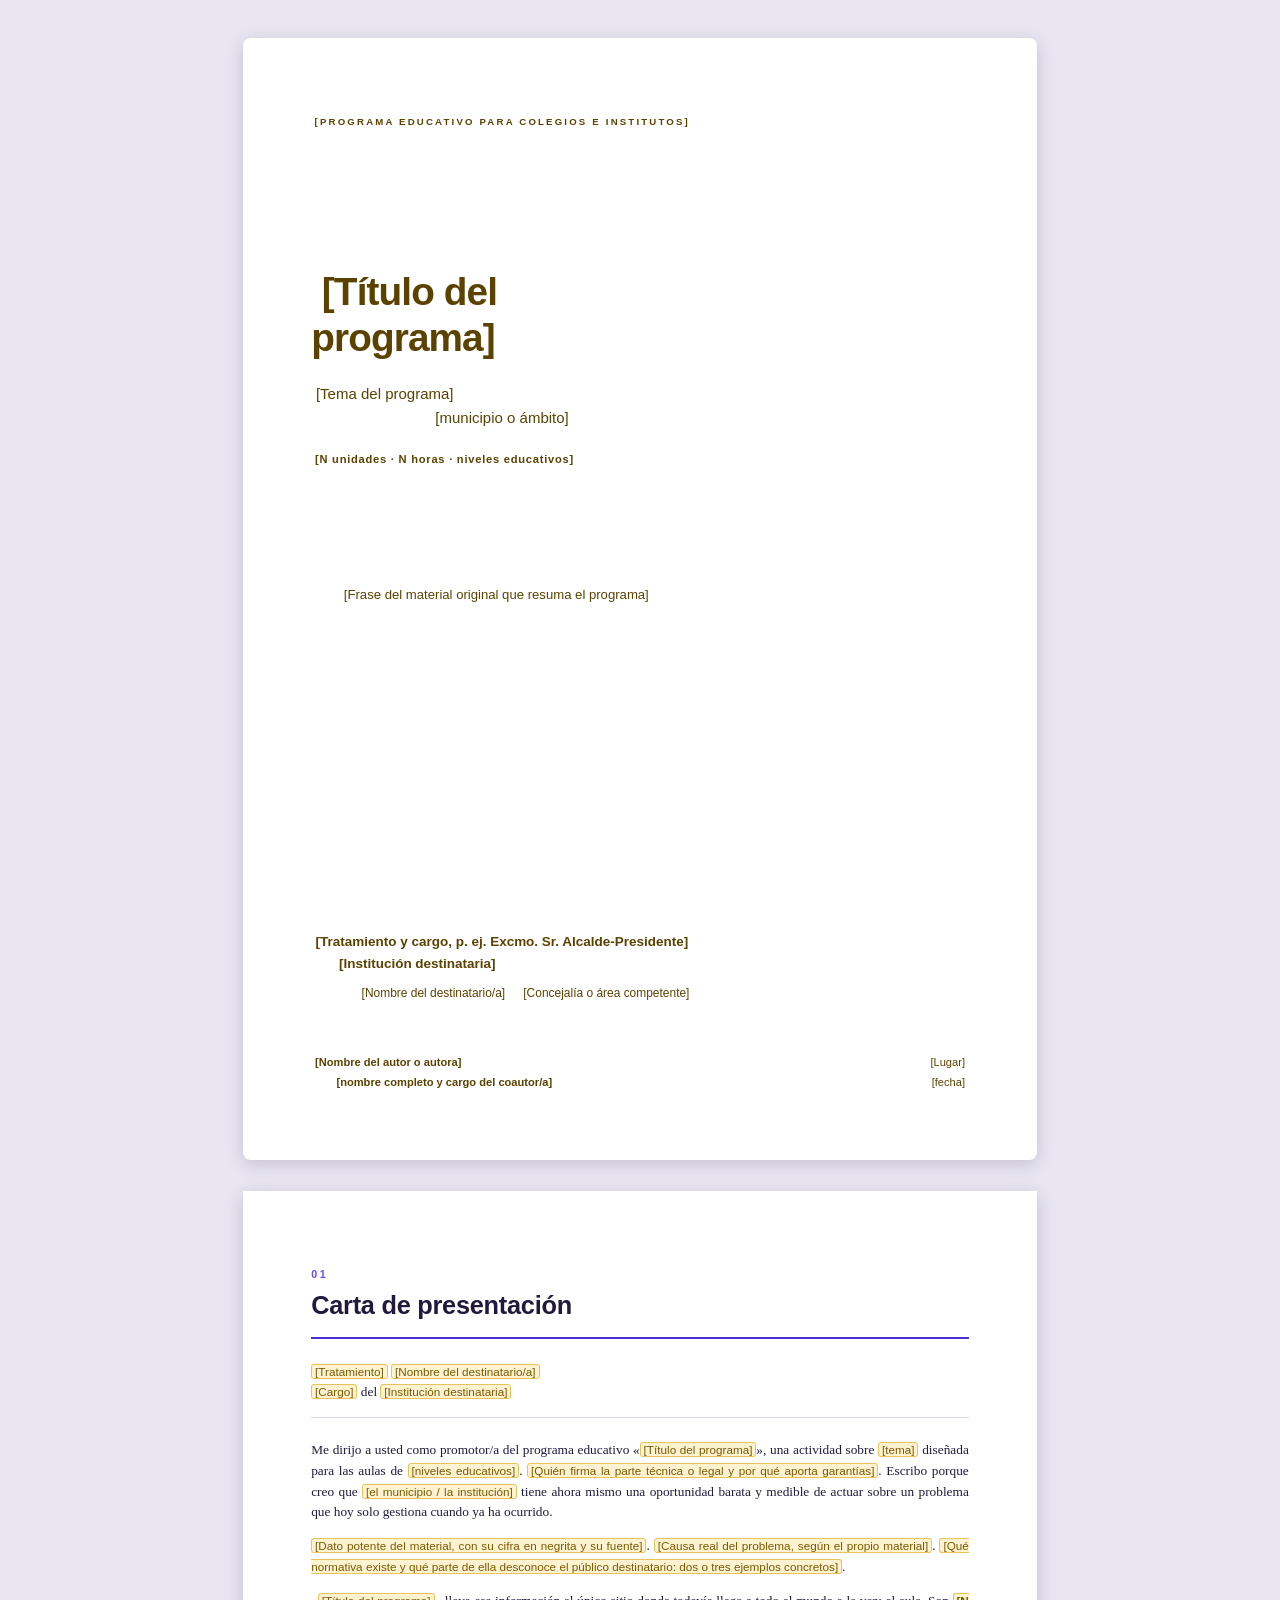
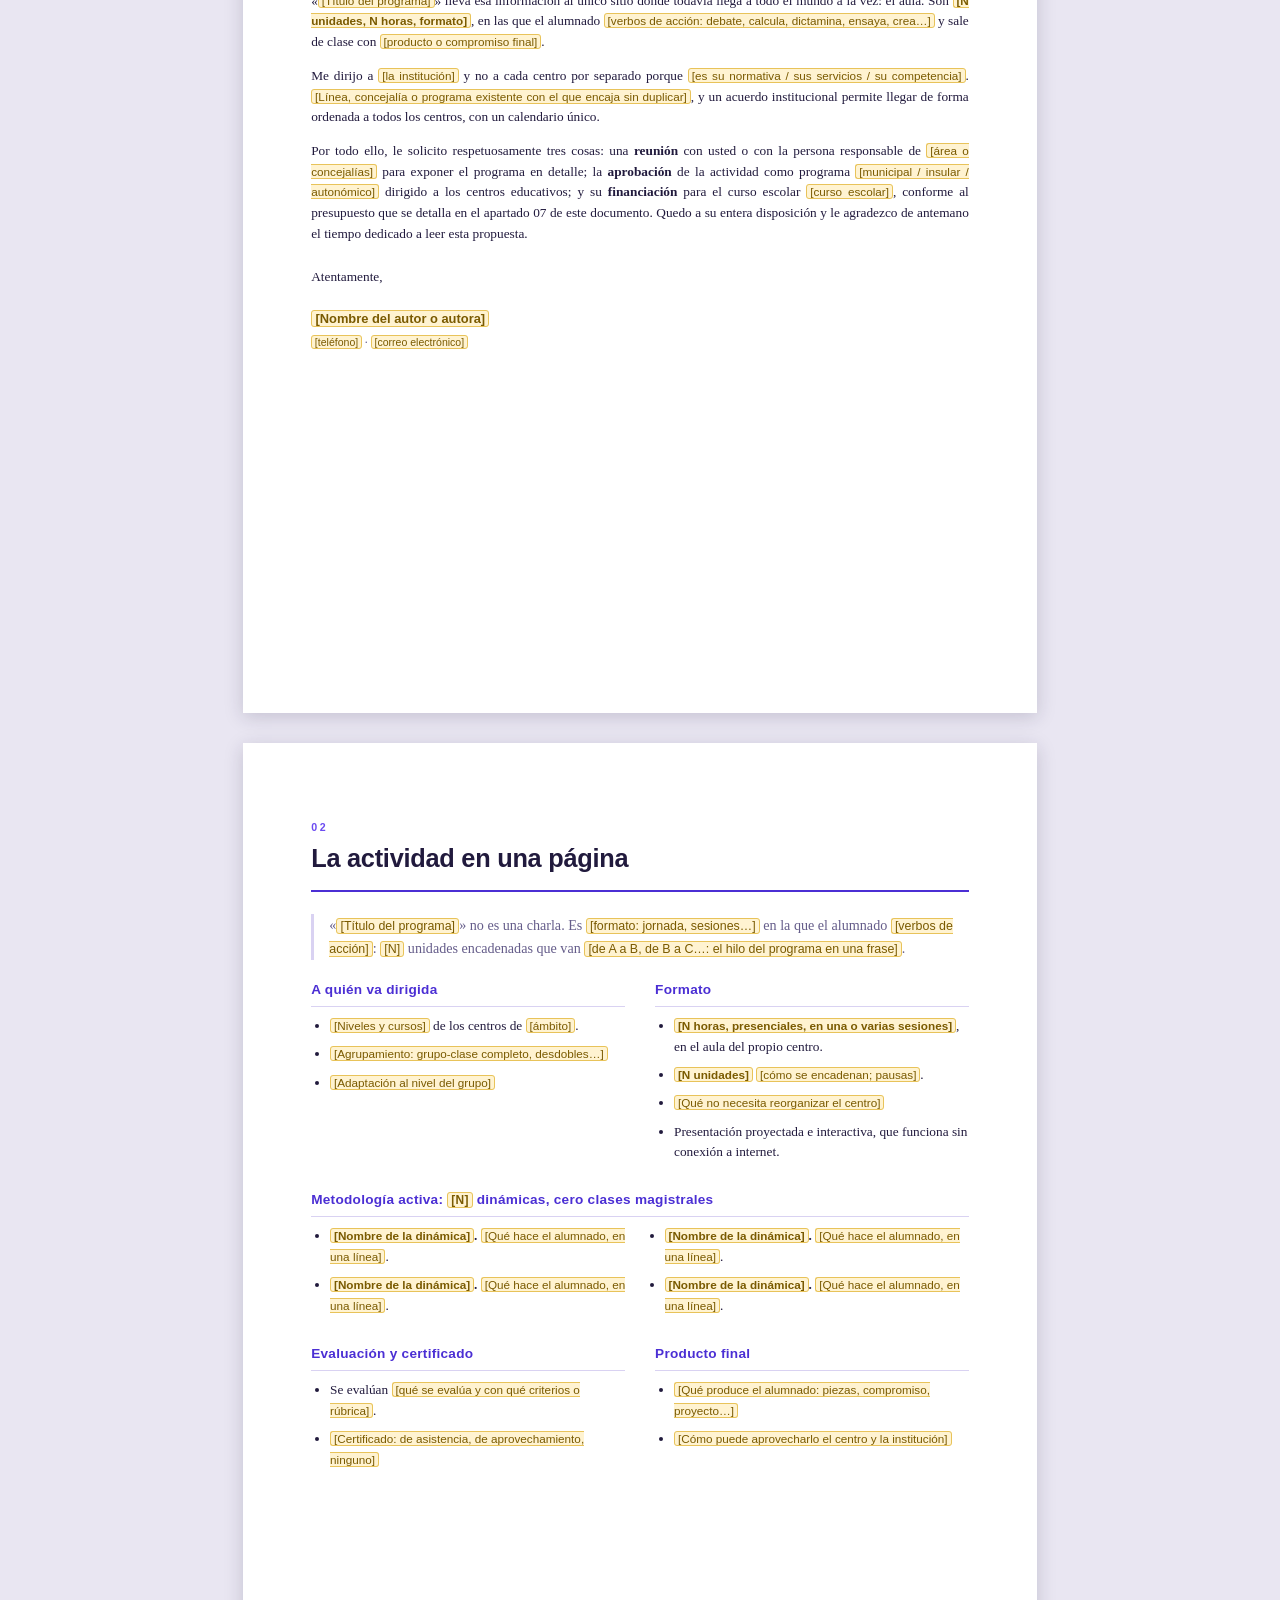
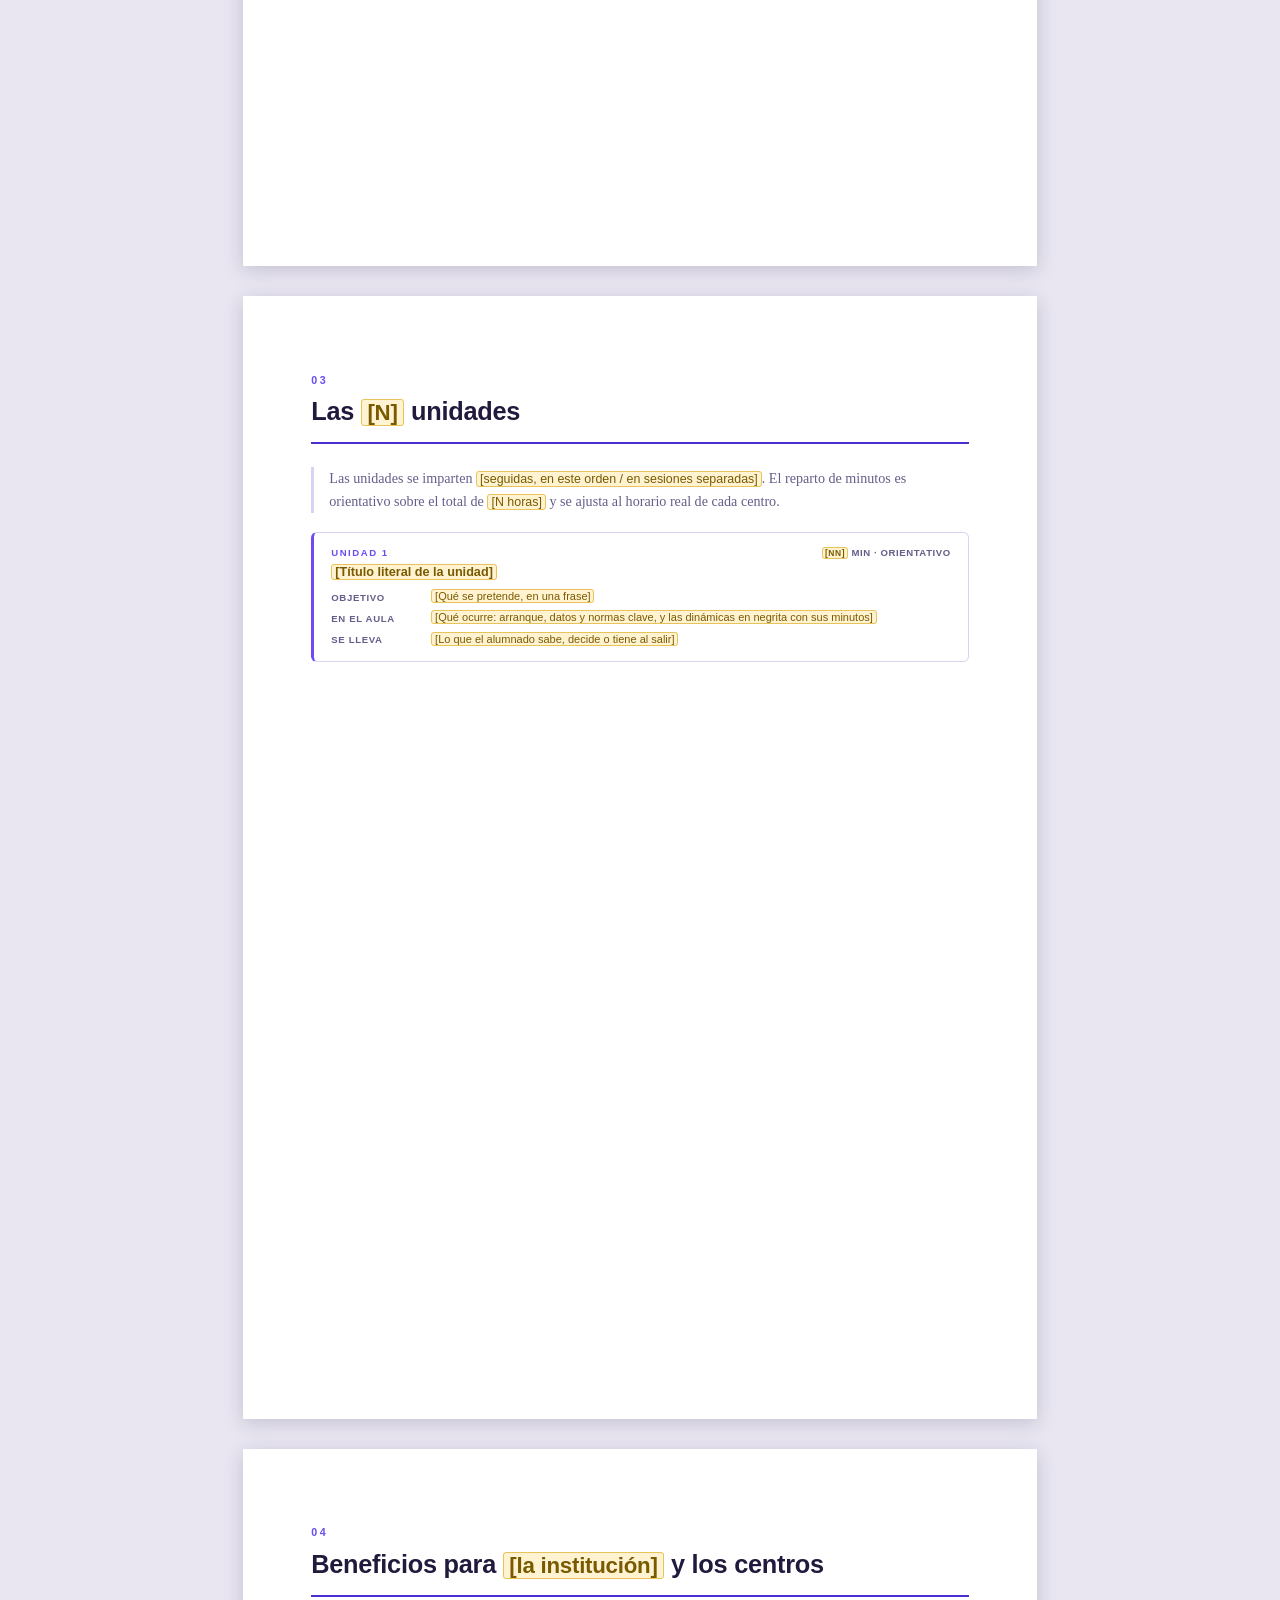
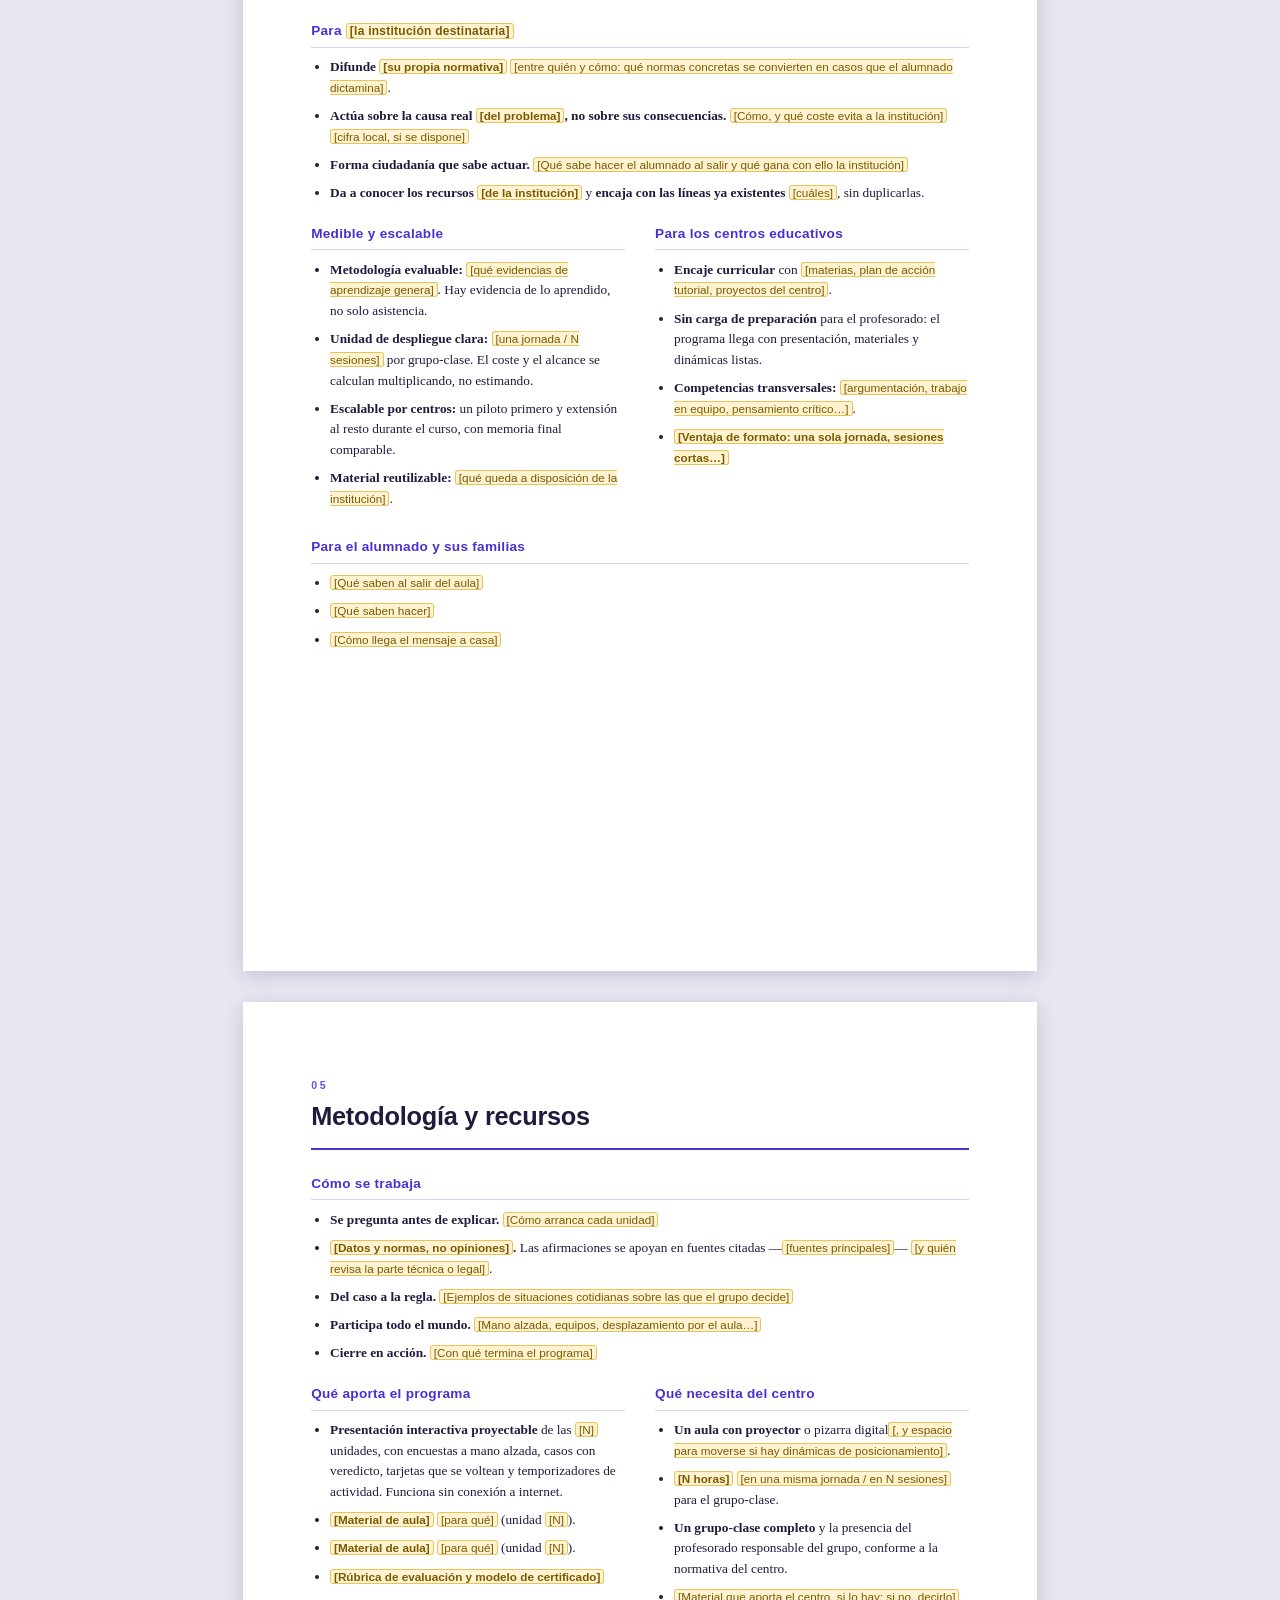
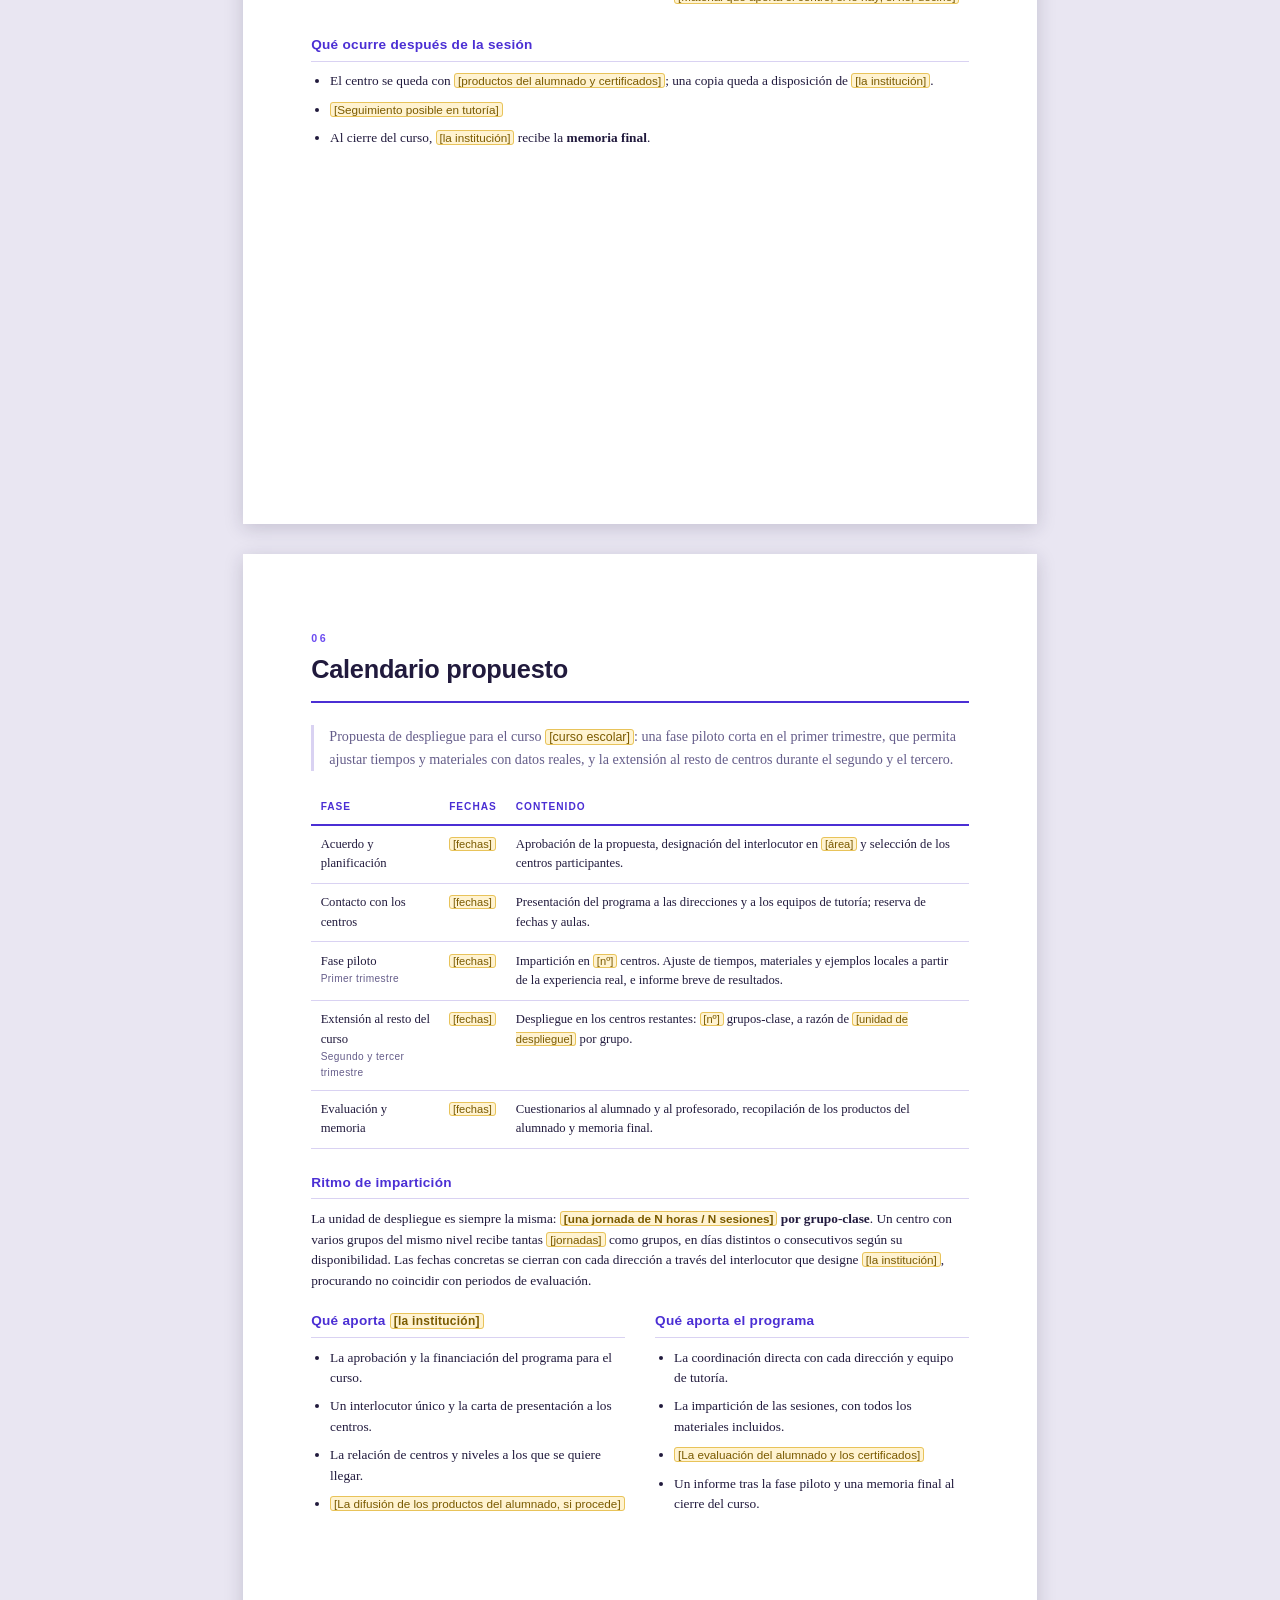
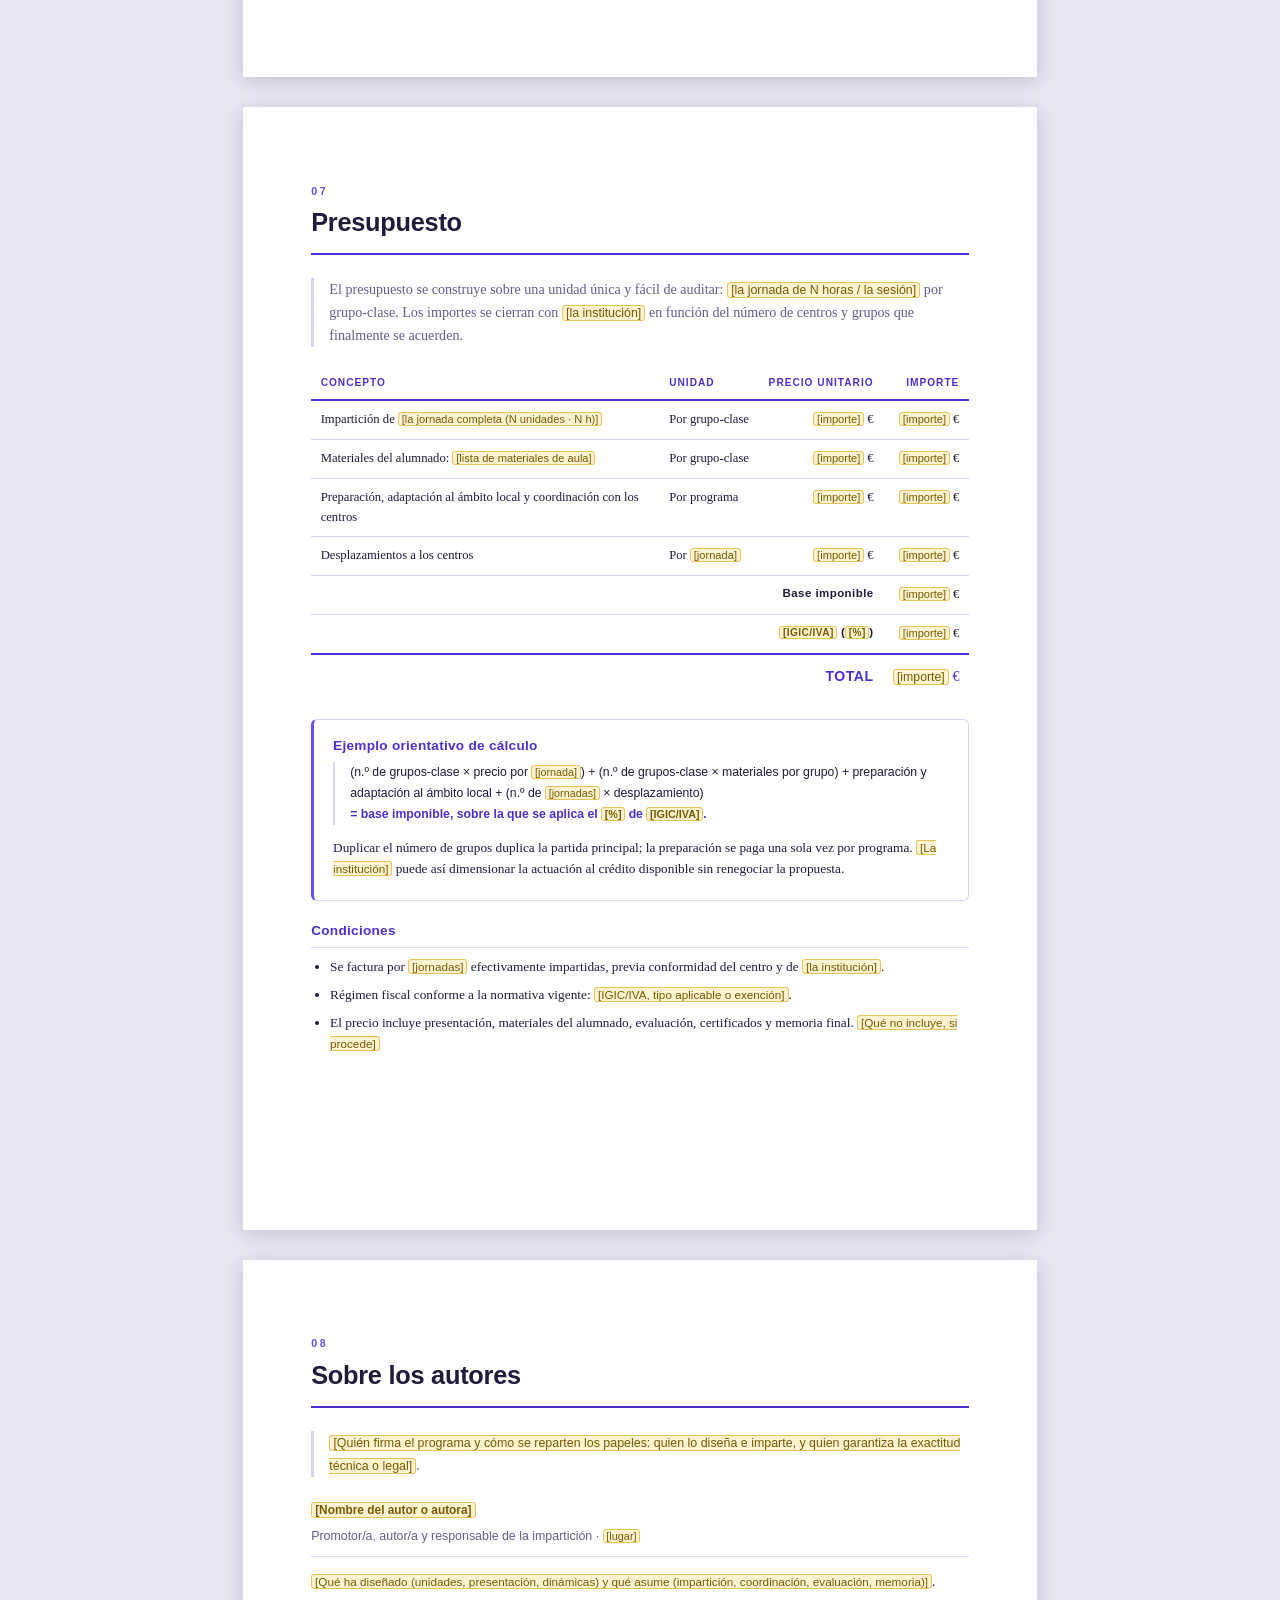
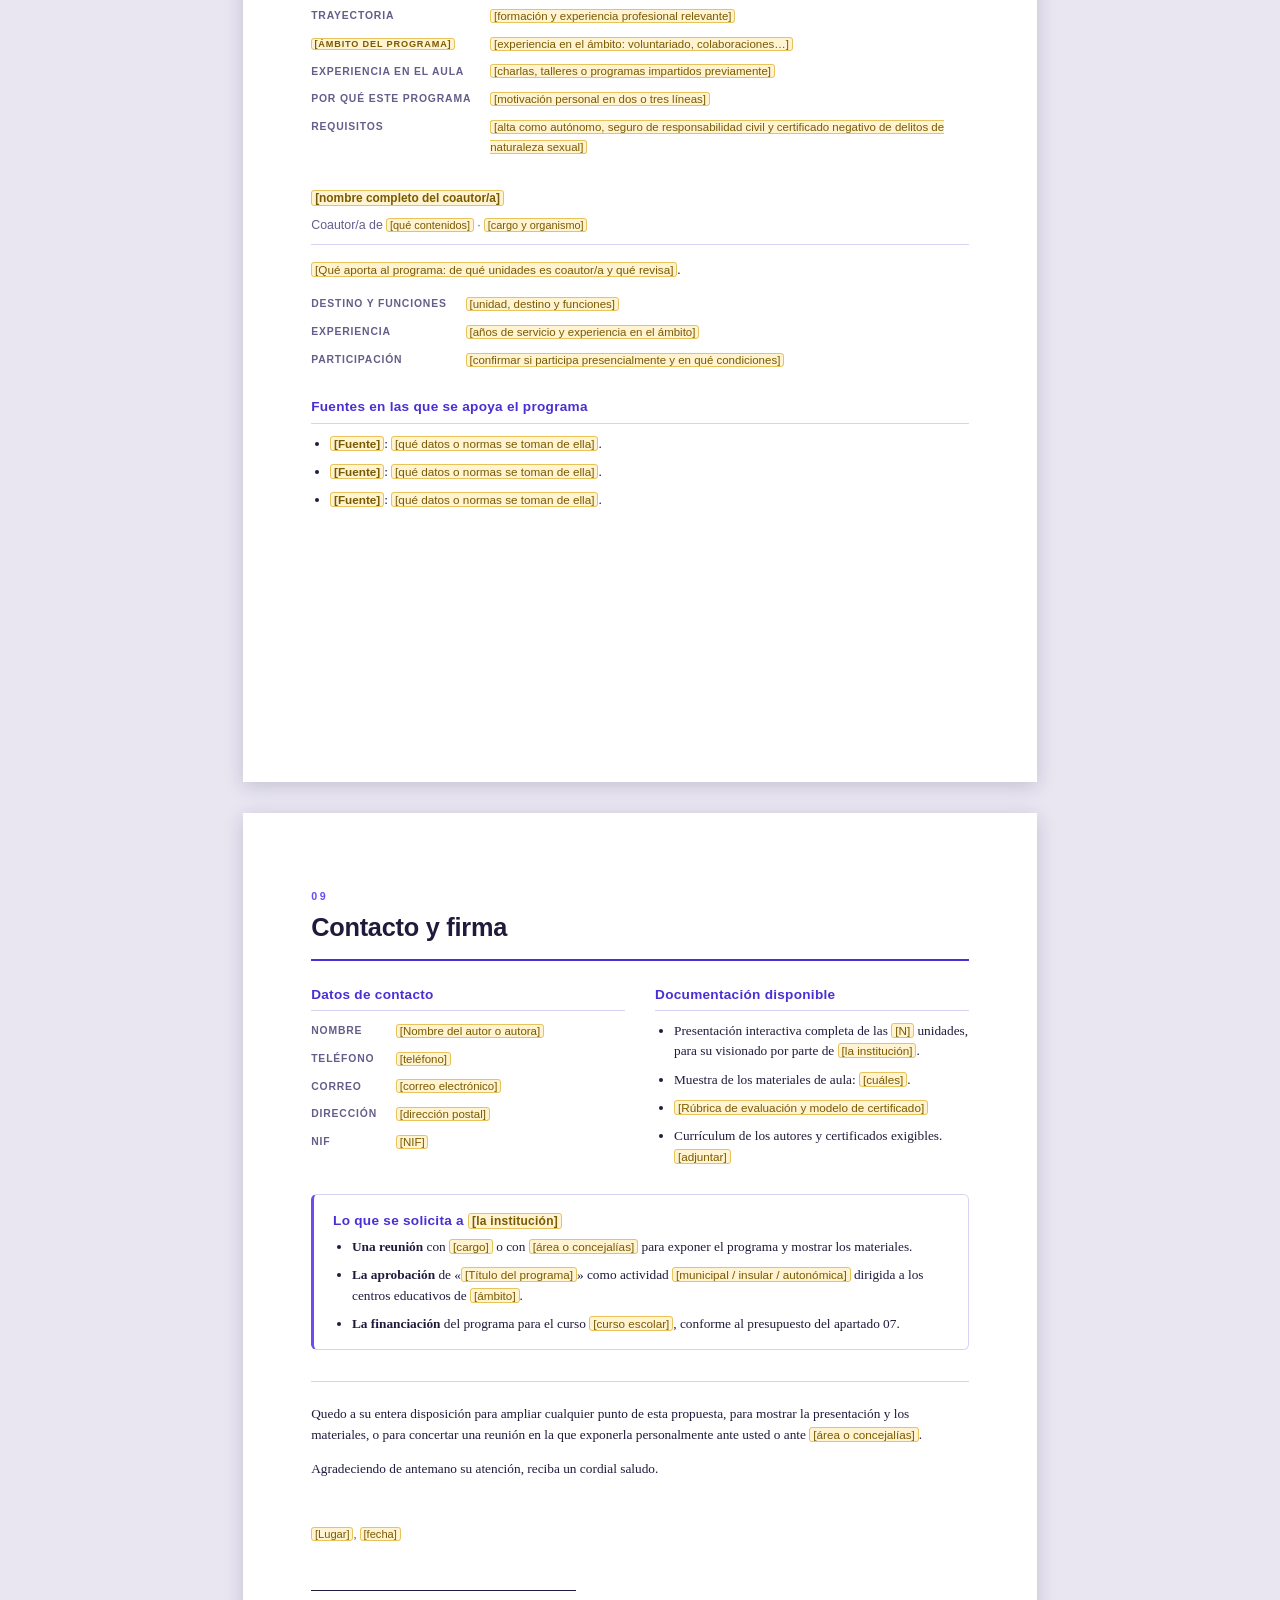
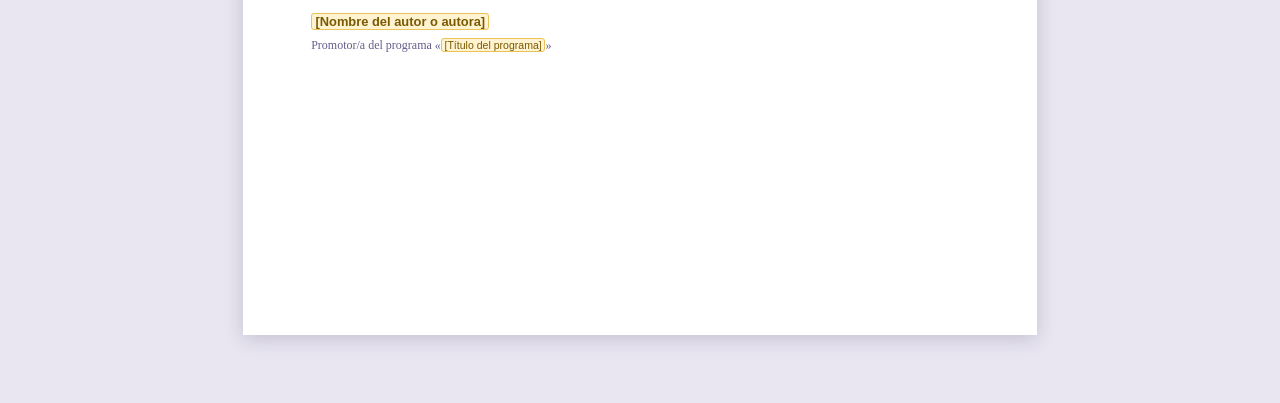
<file: formacion-logistica-animales/propuesta/propuesta.html>
<!doctype html>
<html lang="es">
<head>
<meta charset="utf-8">
<meta name="viewport" content="width=device-width, initial-scale=1">
<title>[Título del programa] — Propuesta a [Institución destinataria]</title>
<!-- GUÍA: build-pdf.mjs lee estas tres metas. La cabecera sale arriba a la
     derecha en cada página (salvo en el camino de reserva sin Playwright), el pie
     a la izquierda junto a «Página N de M», y el archivo es el nombre del PDF. -->
<meta name="pdf-cabecera" content="Propuesta a [Institución destinataria]">
<meta name="pdf-pie" content="[Título del programa] · [Nombre del autor o autora]">
<meta name="pdf-archivo" content="Propuesta.pdf">
<link rel="stylesheet" href="propuesta.css">
</head>
<body>

<!--
  =============================================================================
  PLANTILLA DE PROPUESTA INSTITUCIONAL — portada + 9 secciones, una por hoja A4.
  =============================================================================
  · Lee references/guia-propuesta.md de la skill antes de redactar.
  · Todo lo que no sepas con certeza (nombres, importes, fechas, cargos, datos
    de contacto) se queda como <span class="marcador">[…]</span>: sale resaltado
    en amarillo en el HTML y en el PDF. NUNCA inventes una cifra ni un nombre.
  · Los comentarios <!- - GUÍA: … - -> explican qué va en cada bloque. Puedes
    dejarlos: no se imprimen.
  · Para localizar los marcadores pendientes:
        grep -o '\[[^]]*\]' propuesta.html | sort | uniq -c
  · Genera el PDF con  node build-pdf.mjs  y revisa cada página rasterizada.
    Objetivo: 10-12 páginas, ninguna con menos de dos tercios de contenido.
  =============================================================================
-->

<!-- ==================== PORTADA ==================== -->
<!-- GUÍA: la portada respira. Título grande (con <br> donde corte bien),
     subtítulo de dos líneas (tema + ámbito), una línea de datos clave y una
     cita del propio material como lema. No añadas más bloques: el aire es
     parte del diseño. -->
<section class="hoja portada">
  <div class="portada__marca"><span class="marcador">[Programa educativo para colegios e institutos]</span></div>

  <h1 class="portada__titulo"><span class="marcador">[Título del<br>programa]</span></h1>
  <p class="portada__subtitulo"><span class="marcador">[Tema del programa]</span><br>en las aulas de <span class="marcador">[municipio o ámbito]</span></p>

  <!-- GUÍA: «N unidades · N horas (formato) · niveles». Solo datos confirmados. -->
  <p class="portada__datos"><span class="marcador">[N unidades · N horas · niveles educativos]</span></p>

  <!-- GUÍA: la frase más rotunda del material original, literal, entre comillas latinas. -->
  <blockquote class="portada__lema">
    «<span class="marcador">[Frase del material original que resuma el programa]</span>»
  </blockquote>

  <div class="portada__destinatario">
    <p class="portada__etiqueta">Dirigido a</p>
    <p class="portada__nombre"><span class="marcador">[Tratamiento y cargo, p. ej. Excmo. Sr. Alcalde-Presidente]</span><br>del <span class="marcador">[Institución destinataria]</span></p>
    <p class="portada__persona">D./Dña. <span class="marcador">[Nombre del destinatario/a]</span> · <span class="marcador">[Concejalía o área competente]</span></p>
  </div>

  <div class="portada__pie">
    <p><strong><span class="marcador">[Nombre del autor o autora]</span></strong>, promotor/a del programa<br>
       <!-- GUÍA: coautor solo si existe; si no, borra esta línea. -->
       con <strong><span class="marcador">[nombre completo y cargo del coautor/a]</span></strong></p>
    <p class="portada__fecha"><span class="marcador">[Lugar]</span><br><span class="marcador">[fecha]</span></p>
  </div>
</section>

<!-- ==================== 1. CARTA DE PRESENTACIÓN ==================== -->
<!-- GUÍA: una página justa, cinco párrafos, tono formal y directo:
     1) quién escribe, qué es el programa, quién firma la parte técnica o legal,
        y por qué escribe ahora (una oportunidad barata y medible).
     2) el DATO POTENTE del material, con su fuente, y la causa real del problema;
        enlaza con la normativa que el público no conoce.
     3) qué hace el programa en el aula, en una frase larga con verbos de acción
        (debate, calcula, dictamina, ensaya, crea) y su formato (unidades, horas).
     4) por qué se dirige a ESTA institución y no a cada centro: su normativa,
        sus servicios, sus líneas de trabajo con las que encaja sin duplicar.
     5) lo que se solicita, en negrita: reunión, aprobación y financiación para
        el curso [curso escolar], remitiendo al apartado 07. Agradecimiento.
     Sin grandilocuencia ni adjetivos vacíos. -->
<section class="hoja">
  <header class="seccion__cabecera">
    <p class="seccion__numero">01</p>
    <h2 class="seccion__titulo">Carta de presentación</h2>
  </header>

  <div class="carta">
    <p class="carta__destinatario">
      <span class="marcador">[Tratamiento]</span> <span class="marcador">[Nombre del destinatario/a]</span><br>
      <span class="marcador">[Cargo]</span> del <span class="marcador">[Institución destinataria]</span>
    </p>

    <p>Me dirijo a usted como promotor/a del programa educativo «<span class="marcador">[Título del programa]</span>»,
    una actividad sobre <span class="marcador">[tema]</span> diseñada para las aulas de
    <span class="marcador">[niveles educativos]</span>. <span class="marcador">[Quién firma la parte técnica o legal y por qué aporta garantías]</span>.
    Escribo porque creo que <span class="marcador">[el municipio / la institución]</span> tiene ahora mismo una
    oportunidad barata y medible de actuar sobre un problema que hoy solo gestiona cuando ya ha ocurrido.</p>

    <!-- GUÍA: el dato potente va AQUÍ, en negrita, con su fuente tal cual la cita el material. -->
    <p><span class="marcador">[Dato potente del material, con su cifra en negrita y su fuente]</span>.
    <span class="marcador">[Causa real del problema, según el propio material]</span>.
    <span class="marcador">[Qué normativa existe y qué parte de ella desconoce el público destinatario: dos o tres ejemplos concretos]</span>.</p>

    <p>«<span class="marcador">[Título del programa]</span>» lleva esa información al único sitio donde todavía llega a
    todo el mundo a la vez: el aula. Son <strong><span class="marcador">[N unidades, N horas, formato]</span></strong>,
    en las que el alumnado <span class="marcador">[verbos de acción: debate, calcula, dictamina, ensaya, crea…]</span>
    y sale de clase con <span class="marcador">[producto o compromiso final]</span>.</p>

    <p>Me dirijo a <span class="marcador">[la institución]</span> y no a cada centro por separado porque
    <span class="marcador">[es su normativa / sus servicios / su competencia]</span>.
    <span class="marcador">[Línea, concejalía o programa existente con el que encaja sin duplicar]</span>, y un acuerdo
    institucional permite llegar de forma ordenada a todos los centros, con un calendario único.</p>

    <p>Por todo ello, le solicito respetuosamente tres cosas: una <strong>reunión</strong> con
    usted o con la persona responsable de <span class="marcador">[área o concejalías]</span> para
    exponer el programa en detalle; la <strong>aprobación</strong> de la actividad como programa
    <span class="marcador">[municipal / insular / autonómico]</span> dirigido a los centros educativos; y su
    <strong>financiación</strong> para el curso escolar <span class="marcador">[curso escolar]</span>,
    conforme al presupuesto que se detalla en el apartado 07 de este documento. Quedo a su
    entera disposición y le agradezco de antemano el tiempo dedicado a leer esta propuesta.</p>

    <div class="firma">
      <p>Atentamente,</p>
      <p class="firma__nombre"><span class="marcador">[Nombre del autor o autora]</span></p>
      <p class="firma__meta"><span class="marcador">[teléfono]</span> · <span class="marcador">[correo electrónico]</span></p>
    </div>
  </div>
</section>

<!-- ==================== 2. LA ACTIVIDAD EN UNA PÁGINA ==================== -->
<!-- GUÍA: quien solo lea esta página debe entender qué se compra. Entradilla de
     dos o tres líneas («no es una charla: es…»), y bloques breves: público,
     formato, dinámicas (una línea cada una, nombre en negrita), evaluación y
     producto final. Todo sale del material; nada de dinámicas inventadas. -->
<section class="hoja">
  <header class="seccion__cabecera">
    <p class="seccion__numero">02</p>
    <h2 class="seccion__titulo">La actividad en una página</h2>
  </header>

  <p class="entradilla">
    «<span class="marcador">[Título del programa]</span>» no es una charla. Es
    <span class="marcador">[formato: jornada, sesiones…]</span> en la que el alumnado
    <span class="marcador">[verbos de acción]</span>: <span class="marcador">[N]</span> unidades encadenadas que van
    <span class="marcador">[de A a B, de B a C…: el hilo del programa en una frase]</span>.
  </p>

  <div class="rejilla-2">
    <div class="bloque">
      <h3>A quién va dirigida</h3>
      <ul>
        <li><span class="marcador">[Niveles y cursos]</span> de los centros de <span class="marcador">[ámbito]</span>.</li>
        <li><span class="marcador">[Agrupamiento: grupo-clase completo, desdobles…]</span></li>
        <li><span class="marcador">[Adaptación al nivel del grupo]</span></li>
      </ul>
    </div>

    <div class="bloque">
      <h3>Formato</h3>
      <ul>
        <li><strong><span class="marcador">[N horas, presenciales, en una o varias sesiones]</span></strong>, en el aula del propio centro.</li>
        <li><strong><span class="marcador">[N unidades]</span></strong> <span class="marcador">[cómo se encadenan; pausas]</span>.</li>
        <li><span class="marcador">[Qué no necesita reorganizar el centro]</span></li>
        <li>Presentación proyectada e interactiva, que funciona sin conexión a internet.</li>
      </ul>
    </div>
  </div>

  <div class="bloque bloque--ancho">
    <!-- GUÍA: una línea por dinámica real del material (de 4 a 8). Nombre en
         negrita + qué hace el alumnado. Duplica el <li> las veces que haga falta. -->
    <h3>Metodología activa: <span class="marcador">[N]</span> dinámicas, cero clases magistrales</h3>
    <ul class="lista-2">
      <li><strong><span class="marcador">[Nombre de la dinámica]</span>.</strong> <span class="marcador">[Qué hace el alumnado, en una línea]</span>.</li>
      <li><strong><span class="marcador">[Nombre de la dinámica]</span>.</strong> <span class="marcador">[Qué hace el alumnado, en una línea]</span>.</li>
      <li><strong><span class="marcador">[Nombre de la dinámica]</span>.</strong> <span class="marcador">[Qué hace el alumnado, en una línea]</span>.</li>
      <li><strong><span class="marcador">[Nombre de la dinámica]</span>.</strong> <span class="marcador">[Qué hace el alumnado, en una línea]</span>.</li>
    </ul>
  </div>

  <div class="rejilla-2">
    <div class="bloque">
      <h3>Evaluación y certificado</h3>
      <ul>
        <li>Se evalúan <span class="marcador">[qué se evalúa y con qué criterios o rúbrica]</span>.</li>
        <li><span class="marcador">[Certificado: de asistencia, de aprovechamiento, ninguno]</span></li>
      </ul>
    </div>

    <div class="bloque">
      <h3>Producto final</h3>
      <ul>
        <li><span class="marcador">[Qué produce el alumnado: piezas, compromiso, proyecto…]</span></li>
        <li><span class="marcador">[Cómo puede aprovecharlo el centro y la institución]</span></li>
      </ul>
    </div>
  </div>
</section>

<!-- ==================== 3. LAS UNIDADES ==================== -->
<!-- GUÍA: entradilla breve sobre el orden y las duraciones (orientativas si
     no están confirmadas) y UNA FICHA POR UNIDAD con cuatro campos:
       · cabecera: «Unidad N» + «NN min · orientativo» + título literal.
       · Objetivo: una frase.
       · En el aula: qué ocurre, con las dinámicas en negrita y los minutos que
         da el material; datos y normas tal cual.
       · Se lleva: lo que el alumnado sabe o tiene al salir.
     Caben dos o tres fichas por página; las fichas no se parten (break-inside:
     avoid). Si una unidad tiene mucho contenido, resume: 90-130 palabras. -->
<section class="hoja">
  <header class="seccion__cabecera">
    <p class="seccion__numero">03</p>
    <h2 class="seccion__titulo">Las <span class="marcador">[N]</span> unidades</h2>
  </header>

  <p class="entradilla">
    Las unidades se imparten <span class="marcador">[seguidas, en este orden / en sesiones separadas]</span>.
    El reparto de minutos es orientativo sobre el total de <span class="marcador">[N horas]</span> y se ajusta al
    horario real de cada centro.
  </p>

  <!-- GUÍA: DUPLICAR ESTE <article> POR CADA UNIDAD (Unidad 1, 2, 3…). -->
  <article class="unidad">
    <div class="unidad__cabecera">
      <p class="unidad__meta"><span class="unidad__num">Unidad 1</span><span class="unidad__duracion"><span class="marcador">[NN]</span> min · orientativo</span></p>
      <h3><span class="marcador">[Título literal de la unidad]</span></h3>
    </div>
    <dl>
      <dt>Objetivo</dt><dd><span class="marcador">[Qué se pretende, en una frase]</span></dd>
      <dt>En el aula</dt><dd><span class="marcador">[Qué ocurre: arranque, datos y normas clave, y las dinámicas en negrita con sus minutos]</span></dd>
      <dt>Se lleva</dt><dd><span class="marcador">[Lo que el alumnado sabe, decide o tiene al salir]</span></dd>
    </dl>
  </article>

</section>

<!-- ==================== 4. BENEFICIOS ==================== -->
<!-- GUÍA: el apartado que convence. Para la institución, cuatro argumentos con
     la idea en negrita al principio:
       1) difunde SU propia normativa (y la estatal/autonómica) entre quienes
          más la van a aplicar;
       2) actúa sobre la causa real del problema, no sobre sus consecuencias
          (y lo que eso ahorra), con [cifra local, si se dispone];
       3) ciudadanía que sabe actuar (protocolo, a quién llamar…);
       4) da a conocer sus recursos y encaja con líneas existentes sin duplicar.
     Después: medible y escalable / para los centros / para el alumnado y familias. -->
<section class="hoja">
  <header class="seccion__cabecera">
    <p class="seccion__numero">04</p>
    <h2 class="seccion__titulo">Beneficios para <span class="marcador">[la institución]</span> y los centros</h2>
  </header>

  <div class="bloque">
    <h3>Para <span class="marcador">[la institución destinataria]</span></h3>
    <ul>
      <li><strong>Difunde <span class="marcador">[su propia normativa]</span></strong> <span class="marcador">[entre quién y cómo: qué normas concretas se convierten en casos que el alumnado dictamina]</span>.</li>
      <li><strong>Actúa sobre la causa real <span class="marcador">[del problema]</span>, no sobre sus consecuencias.</strong>
          <span class="marcador">[Cómo, y qué coste evita a la institución]</span>
          <span class="marcador">[cifra local, si se dispone]</span></li>
      <li><strong>Forma ciudadanía que sabe actuar.</strong> <span class="marcador">[Qué sabe hacer el alumnado al salir y qué gana con ello la institución]</span></li>
      <li><strong>Da a conocer los recursos <span class="marcador">[de la institución]</span></strong> y <strong>encaja con las líneas ya existentes</strong> <span class="marcador">[cuáles]</span>, sin duplicarlas.</li>
    </ul>
  </div>

  <div class="rejilla-2">
    <div class="bloque">
      <h3>Medible y escalable</h3>
      <ul>
        <li><strong>Metodología evaluable:</strong> <span class="marcador">[qué evidencias de aprendizaje genera]</span>. Hay evidencia de lo aprendido, no solo asistencia.</li>
        <li><strong>Unidad de despliegue clara:</strong> <span class="marcador">[una jornada / N sesiones]</span> por grupo-clase. El coste y el alcance se calculan multiplicando, no estimando.</li>
        <li><strong>Escalable por centros:</strong> un piloto primero y extensión al resto durante el curso, con memoria final comparable.</li>
        <li><strong>Material reutilizable:</strong> <span class="marcador">[qué queda a disposición de la institución]</span>.</li>
      </ul>
    </div>

    <div class="bloque">
      <h3>Para los centros educativos</h3>
      <ul>
        <li><strong>Encaje curricular</strong> con <span class="marcador">[materias, plan de acción tutorial, proyectos del centro]</span>.</li>
        <li><strong>Sin carga de preparación</strong> para el profesorado: el programa llega con presentación, materiales y dinámicas listas.</li>
        <li><strong>Competencias transversales:</strong> <span class="marcador">[argumentación, trabajo en equipo, pensamiento crítico…]</span>.</li>
        <li><strong><span class="marcador">[Ventaja de formato: una sola jornada, sesiones cortas…]</span></strong></li>
      </ul>
    </div>
  </div>

  <div class="bloque bloque--ancho">
    <h3>Para el alumnado y sus familias</h3>
    <ul>
      <li><span class="marcador">[Qué saben al salir del aula]</span></li>
      <li><span class="marcador">[Qué saben hacer]</span></li>
      <li><span class="marcador">[Cómo llega el mensaje a casa]</span></li>
    </ul>
  </div>
</section>

<!-- ==================== 5. METODOLOGÍA Y RECURSOS ==================== -->
<!-- GUÍA: cómo se trabaja (4-5 principios con la idea en negrita: se pregunta
     antes de explicar, datos y ley con fuentes, del caso a la regla, participa
     todo el mundo, cierre en acción), qué aporta el programa (presentación y
     materiales concretos por unidad), qué necesita del centro (aula, proyector,
     horas, grupo) y qué ocurre después de la sesión. -->
<section class="hoja">
  <header class="seccion__cabecera">
    <p class="seccion__numero">05</p>
    <h2 class="seccion__titulo">Metodología y recursos</h2>
  </header>

  <div class="bloque">
    <h3>Cómo se trabaja</h3>
    <ul>
      <li><strong>Se pregunta antes de explicar.</strong> <span class="marcador">[Cómo arranca cada unidad]</span></li>
      <li><strong><span class="marcador">[Datos y normas, no opiniones]</span>.</strong> Las afirmaciones se apoyan en fuentes citadas —<span class="marcador">[fuentes principales]</span>— <span class="marcador">[y quién revisa la parte técnica o legal]</span>.</li>
      <li><strong>Del caso a la regla.</strong> <span class="marcador">[Ejemplos de situaciones cotidianas sobre las que el grupo decide]</span></li>
      <li><strong>Participa todo el mundo.</strong> <span class="marcador">[Mano alzada, equipos, desplazamiento por el aula…]</span></li>
      <li><strong>Cierre en acción.</strong> <span class="marcador">[Con qué termina el programa]</span></li>
    </ul>
  </div>

  <div class="rejilla-2">
    <div class="bloque">
      <h3>Qué aporta el programa</h3>
      <ul>
        <li><strong>Presentación interactiva proyectable</strong> de las <span class="marcador">[N]</span> unidades, con
            encuestas a mano alzada, casos con veredicto, tarjetas que se voltean y
            temporizadores de actividad. Funciona sin conexión a internet.</li>
        <!-- GUÍA: un <li> por material de aula real, con la unidad entre paréntesis. -->
        <li><strong><span class="marcador">[Material de aula]</span></strong> <span class="marcador">[para qué]</span> (unidad <span class="marcador">[N]</span>).</li>
        <li><strong><span class="marcador">[Material de aula]</span></strong> <span class="marcador">[para qué]</span> (unidad <span class="marcador">[N]</span>).</li>
        <li><strong><span class="marcador">[Rúbrica de evaluación y modelo de certificado]</span></strong></li>
      </ul>
    </div>

    <div class="bloque">
      <h3>Qué necesita del centro</h3>
      <ul>
        <li><strong>Un aula con proyector</strong> o pizarra digital<span class="marcador">[, y espacio para moverse si hay dinámicas de posicionamiento]</span>.</li>
        <li><strong><span class="marcador">[N horas]</span></strong> <span class="marcador">[en una misma jornada / en N sesiones]</span> para el grupo-clase.</li>
        <li><strong>Un grupo-clase completo</strong> y la presencia del profesorado responsable del grupo, conforme a la normativa del centro.</li>
        <li><span class="marcador">[Material que aporta el centro, si lo hay; si no, decirlo]</span></li>
      </ul>
    </div>
  </div>

  <div class="bloque bloque--ancho">
    <h3>Qué ocurre después de la sesión</h3>
    <ul>
      <li>El centro se queda con <span class="marcador">[productos del alumnado y certificados]</span>; una copia queda a disposición de <span class="marcador">[la institución]</span>.</li>
      <li><span class="marcador">[Seguimiento posible en tutoría]</span></li>
      <li>Al cierre del curso, <span class="marcador">[la institución]</span> recibe la <strong>memoria final</strong>.</li>
    </ul>
  </div>
</section>

<!-- ==================== 6. CALENDARIO ==================== -->
<!-- GUÍA: tabla de cinco fases con [fechas] (acuerdo, contacto con centros,
     piloto, extensión, evaluación y memoria), ritmo de impartición y reparto
     de lo que aporta cada parte. La tabla no se parte entre páginas. -->
<section class="hoja">
  <header class="seccion__cabecera">
    <p class="seccion__numero">06</p>
    <h2 class="seccion__titulo">Calendario propuesto</h2>
  </header>

  <p class="entradilla">
    Propuesta de despliegue para el curso <span class="marcador">[curso escolar]</span>: una fase
    piloto corta en el primer trimestre, que permita ajustar tiempos y materiales con datos
    reales, y la extensión al resto de centros durante el segundo y el tercero.
  </p>

  <table class="tabla">
    <thead>
      <tr><th>Fase</th><th>Fechas</th><th>Contenido</th></tr>
    </thead>
    <tbody>
      <tr>
        <td>Acuerdo y planificación</td>
        <td><span class="marcador">[fechas]</span></td>
        <td>Aprobación de la propuesta, designación del interlocutor en <span class="marcador">[área]</span> y selección de los centros participantes.</td>
      </tr>
      <tr>
        <td>Contacto con los centros</td>
        <td><span class="marcador">[fechas]</span></td>
        <td>Presentación del programa a las direcciones y a los equipos de tutoría; reserva de fechas y aulas.</td>
      </tr>
      <tr>
        <td>Fase piloto<br><span class="tabla__nota">Primer trimestre</span></td>
        <td><span class="marcador">[fechas]</span></td>
        <td>Impartición en <span class="marcador">[nº]</span> centros. Ajuste de tiempos, materiales y ejemplos locales a partir de la experiencia real, e informe breve de resultados.</td>
      </tr>
      <tr>
        <td>Extensión al resto del curso<br><span class="tabla__nota">Segundo y tercer trimestre</span></td>
        <td><span class="marcador">[fechas]</span></td>
        <td>Despliegue en los centros restantes: <span class="marcador">[nº]</span> grupos-clase, a razón de <span class="marcador">[unidad de despliegue]</span> por grupo.</td>
      </tr>
      <tr>
        <td>Evaluación y memoria</td>
        <td><span class="marcador">[fechas]</span></td>
        <td>Cuestionarios al alumnado y al profesorado, recopilación de los productos del alumnado y memoria final.</td>
      </tr>
    </tbody>
  </table>

  <div class="bloque">
    <h3>Ritmo de impartición</h3>
    <p>
      La unidad de despliegue es siempre la misma: <strong><span class="marcador">[una jornada de N horas / N sesiones]</span> por
      grupo-clase</strong>. Un centro con varios grupos del mismo nivel recibe tantas
      <span class="marcador">[jornadas]</span> como grupos, en días distintos o consecutivos según su disponibilidad.
      Las fechas concretas se cierran con cada dirección a través del interlocutor que designe
      <span class="marcador">[la institución]</span>, procurando no coincidir con periodos de evaluación.
    </p>
  </div>

  <div class="rejilla-2">
    <div class="bloque">
      <h3>Qué aporta <span class="marcador">[la institución]</span></h3>
      <ul>
        <li>La aprobación y la financiación del programa para el curso.</li>
        <li>Un interlocutor único y la carta de presentación a los centros.</li>
        <li>La relación de centros y niveles a los que se quiere llegar.</li>
        <li><span class="marcador">[La difusión de los productos del alumnado, si procede]</span></li>
      </ul>
    </div>
    <div class="bloque">
      <h3>Qué aporta el programa</h3>
      <ul>
        <li>La coordinación directa con cada dirección y equipo de tutoría.</li>
        <li>La impartición de las sesiones, con todos los materiales incluidos.</li>
        <li><span class="marcador">[La evaluación del alumnado y los certificados]</span></li>
        <li>Un informe tras la fase piloto y una memoria final al cierre del curso.</li>
      </ul>
    </div>
  </div>
</section>

<!-- ==================== 7. PRESUPUESTO ==================== -->
<!-- GUÍA: TODOS los importes quedan como [importe] hasta que el autor los dé.
     Conceptos: impartición por grupo-clase, materiales por grupo, preparación
     por programa, desplazamientos por sesión (añade o quita filas según el
     caso). El impuesto es IGIC en Canarias (7 % general) e IVA en el resto
     (o exención educativa, si el autor la confirma): no lo decidas tú. -->
<section class="hoja">
  <header class="seccion__cabecera">
    <p class="seccion__numero">07</p>
    <h2 class="seccion__titulo">Presupuesto</h2>
  </header>

  <p class="entradilla">
    El presupuesto se construye sobre una unidad única y fácil de auditar:
    <span class="marcador">[la jornada de N horas / la sesión]</span> por grupo-clase. Los importes se cierran con
    <span class="marcador">[la institución]</span> en función del número de centros y grupos que finalmente se acuerden.
  </p>

  <table class="tabla tabla--importes">
    <thead>
      <tr><th>Concepto</th><th>Unidad</th><th class="num">Precio unitario</th><th class="num">Importe</th></tr>
    </thead>
    <tbody>
      <tr>
        <td>Impartición de <span class="marcador">[la jornada completa (N unidades · N h)]</span></td>
        <td>Por grupo-clase</td>
        <td class="num"><span class="marcador">[importe]</span> €</td>
        <td class="num"><span class="marcador">[importe]</span> €</td>
      </tr>
      <tr>
        <td>Materiales del alumnado: <span class="marcador">[lista de materiales de aula]</span></td>
        <td>Por grupo-clase</td>
        <td class="num"><span class="marcador">[importe]</span> €</td>
        <td class="num"><span class="marcador">[importe]</span> €</td>
      </tr>
      <tr>
        <td>Preparación, adaptación al ámbito local y coordinación con los centros</td>
        <td>Por programa</td>
        <td class="num"><span class="marcador">[importe]</span> €</td>
        <td class="num"><span class="marcador">[importe]</span> €</td>
      </tr>
      <tr>
        <td>Desplazamientos a los centros</td>
        <td>Por <span class="marcador">[jornada]</span></td>
        <td class="num"><span class="marcador">[importe]</span> €</td>
        <td class="num"><span class="marcador">[importe]</span> €</td>
      </tr>
    </tbody>
    <tfoot>
      <tr><th colspan="3">Base imponible</th><td class="num"><span class="marcador">[importe]</span> €</td></tr>
      <tr><th colspan="3"><span class="marcador">[IGIC/IVA]</span> (<span class="marcador">[%]</span>)</th><td class="num"><span class="marcador">[importe]</span> €</td></tr>
      <tr class="total"><th colspan="3">TOTAL</th><td class="num"><span class="marcador">[importe]</span> €</td></tr>
    </tfoot>
  </table>

  <div class="bloque nota">
    <h3>Ejemplo orientativo de cálculo</h3>
    <p class="formula">
      (n.º de grupos-clase × precio por <span class="marcador">[jornada]</span>)
      + (n.º de grupos-clase × materiales por grupo)
      + preparación y adaptación al ámbito local
      + (n.º de <span class="marcador">[jornadas]</span> × desplazamiento)<br>
      <span class="formula__total">= base imponible, sobre la que se aplica el <span class="marcador">[%]</span> de <span class="marcador">[IGIC/IVA]</span>.</span>
    </p>
    <p>
      Duplicar el número de grupos duplica la partida principal; la preparación se paga una sola
      vez por programa. <span class="marcador">[La institución]</span> puede así dimensionar la actuación al crédito disponible
      sin renegociar la propuesta.
    </p>
  </div>

  <div class="bloque">
    <h3>Condiciones</h3>
    <ul>
      <li>Se factura por <span class="marcador">[jornadas]</span> efectivamente impartidas, previa conformidad del centro y de
          <span class="marcador">[la institución]</span>.</li>
      <li>Régimen fiscal conforme a la normativa vigente: <span class="marcador">[IGIC/IVA, tipo aplicable o exención]</span>.</li>
      <li>El precio incluye presentación, materiales del alumnado, evaluación, certificados y
          memoria final. <span class="marcador">[Qué no incluye, si procede]</span></li>
    </ul>
  </div>
</section>

<!-- ==================== 8. SOBRE LOS AUTORES ==================== -->
<!-- GUÍA: entradilla sobre los papeles complementarios y un bloque por autor:
     nombre, rol, un párrafo sobre lo que aporta AL PROGRAMA (esto sí se puede
     redactar a partir del material) y una ficha con trayectoria, experiencia,
     motivación y requisitos, todo como marcador si no lo ha dado el autor.
     Termina con las fuentes en las que se apoya el programa, tal cual se citan. -->
<section class="hoja">
  <header class="seccion__cabecera">
    <p class="seccion__numero">08</p>
    <h2 class="seccion__titulo">Sobre los autores</h2>
  </header>

  <p class="entradilla">
    <span class="marcador">[Quién firma el programa y cómo se reparten los papeles: quien lo diseña e imparte, y quien garantiza la exactitud técnica o legal]</span>.
  </p>

  <div class="autor">
    <h3 class="autor__nombre"><span class="marcador">[Nombre del autor o autora]</span></h3>
    <p class="autor__rol">Promotor/a, autor/a y responsable de la impartición · <span class="marcador">[lugar]</span></p>
    <p>
      <span class="marcador">[Qué ha diseñado (unidades, presentación, dinámicas) y qué asume (impartición, coordinación, evaluación, memoria)]</span>.
    </p>
    <dl class="ficha">
      <dt>Trayectoria</dt><dd><span class="marcador">[formación y experiencia profesional relevante]</span></dd>
      <dt><span class="marcador">[Ámbito del programa]</span></dt><dd><span class="marcador">[experiencia en el ámbito: voluntariado, colaboraciones…]</span></dd>
      <dt>Experiencia en el aula</dt><dd><span class="marcador">[charlas, talleres o programas impartidos previamente]</span></dd>
      <dt>Por qué este programa</dt><dd><span class="marcador">[motivación personal en dos o tres líneas]</span></dd>
      <dt>Requisitos</dt><dd><span class="marcador">[alta como autónomo, seguro de responsabilidad civil y certificado negativo de delitos de naturaleza sexual]</span></dd>
    </dl>
  </div>

  <!-- GUÍA: bloque del coautor/a; bórralo si no hay. -->
  <div class="autor">
    <h3 class="autor__nombre"><span class="marcador">[nombre completo del coautor/a]</span></h3>
    <p class="autor__rol">Coautor/a de <span class="marcador">[qué contenidos]</span> · <span class="marcador">[cargo y organismo]</span></p>
    <p>
      <span class="marcador">[Qué aporta al programa: de qué unidades es coautor/a y qué revisa]</span>.
    </p>
    <dl class="ficha">
      <dt>Destino y funciones</dt><dd><span class="marcador">[unidad, destino y funciones]</span></dd>
      <dt>Experiencia</dt><dd><span class="marcador">[años de servicio y experiencia en el ámbito]</span></dd>
      <dt>Participación</dt><dd><span class="marcador">[confirmar si participa presencialmente y en qué condiciones]</span></dd>
    </dl>
  </div>

  <div class="bloque bloque--ancho">
    <h3>Fuentes en las que se apoya el programa</h3>
    <ul>
      <!-- GUÍA: una línea por fuente, nombre en negrita y para qué se usa. Solo las que cita el material. -->
      <li><strong><span class="marcador">[Fuente]</span></strong>: <span class="marcador">[qué datos o normas se toman de ella]</span>.</li>
      <li><strong><span class="marcador">[Fuente]</span></strong>: <span class="marcador">[qué datos o normas se toman de ella]</span>.</li>
      <li><strong><span class="marcador">[Fuente]</span></strong>: <span class="marcador">[qué datos o normas se toman de ella]</span>.</li>
    </ul>
  </div>
</section>

<!-- ==================== 9. CONTACTO Y FIRMA ==================== -->
<!-- GUÍA: datos de contacto (todo marcador salvo el nombre), documentación
     disponible, lo que se solicita (reunión, aprobación, financiación: lo
     mismo que en la carta) y firma con lugar y fecha. -->
<section class="hoja">
  <header class="seccion__cabecera">
    <p class="seccion__numero">09</p>
    <h2 class="seccion__titulo">Contacto y firma</h2>
  </header>

  <div class="rejilla-2">
    <div class="bloque">
      <h3>Datos de contacto</h3>
      <dl class="ficha">
        <dt>Nombre</dt><dd><span class="marcador">[Nombre del autor o autora]</span></dd>
        <dt>Teléfono</dt><dd><span class="marcador">[teléfono]</span></dd>
        <dt>Correo</dt><dd><span class="marcador">[correo electrónico]</span></dd>
        <dt>Dirección</dt><dd><span class="marcador">[dirección postal]</span></dd>
        <dt>NIF</dt><dd><span class="marcador">[NIF]</span></dd>
      </dl>
    </div>

    <div class="bloque">
      <h3>Documentación disponible</h3>
      <ul>
        <li>Presentación interactiva completa de las <span class="marcador">[N]</span> unidades, para su visionado por parte
            de <span class="marcador">[la institución]</span>.</li>
        <li>Muestra de los materiales de aula: <span class="marcador">[cuáles]</span>.</li>
        <li><span class="marcador">[Rúbrica de evaluación y modelo de certificado]</span></li>
        <li>Currículum de los autores y certificados exigibles.
            <span class="marcador">[adjuntar]</span></li>
      </ul>
    </div>
  </div>

  <div class="bloque nota bloque--ancho">
    <h3>Lo que se solicita a <span class="marcador">[la institución]</span></h3>
    <ul>
      <li><strong>Una reunión</strong> con <span class="marcador">[cargo]</span> o con <span class="marcador">[área o concejalías]</span> para exponer el programa y mostrar los materiales.</li>
      <li><strong>La aprobación</strong> de «<span class="marcador">[Título del programa]</span>» como actividad
          <span class="marcador">[municipal / insular / autonómica]</span> dirigida a los centros educativos de <span class="marcador">[ámbito]</span>.</li>
      <li><strong>La financiación</strong> del programa para el curso
          <span class="marcador">[curso escolar]</span>, conforme al presupuesto del apartado 07.</li>
    </ul>
  </div>

  <div class="cierre-firma">
    <p>
      Quedo a su entera disposición para ampliar cualquier punto de esta propuesta, para mostrar
      la presentación y los materiales, o para concertar una reunión en la que exponerla
      personalmente ante usted o ante <span class="marcador">[área o concejalías]</span>.
    </p>
    <p>Agradeciendo de antemano su atención, reciba un cordial saludo.</p>

    <div class="firma firma--final">
      <p class="firma__lugar"><span class="marcador">[Lugar]</span>, <span class="marcador">[fecha]</span></p>
      <div class="firma__linea"></div>
      <p class="firma__nombre"><span class="marcador">[Nombre del autor o autora]</span></p>
      <p class="firma__meta">Promotor/a del programa «<span class="marcador">[Título del programa]</span>»</p>
    </div>
  </div>
</section>

</body>
</html>
</file>
<file: assets/index-By7C785f.css>
*,:before,:after{--tw-border-spacing-x: 0;--tw-border-spacing-y: 0;--tw-translate-x: 0;--tw-translate-y: 0;--tw-rotate: 0;--tw-skew-x: 0;--tw-skew-y: 0;--tw-scale-x: 1;--tw-scale-y: 1;--tw-pan-x: ;--tw-pan-y: ;--tw-pinch-zoom: ;--tw-scroll-snap-strictness: proximity;--tw-gradient-from-position: ;--tw-gradient-via-position: ;--tw-gradient-to-position: ;--tw-ordinal: ;--tw-slashed-zero: ;--tw-numeric-figure: ;--tw-numeric-spacing: ;--tw-numeric-fraction: ;--tw-ring-inset: ;--tw-ring-offset-width: 0px;--tw-ring-offset-color: #fff;--tw-ring-color: rgb(59 130 246 / .5);--tw-ring-offset-shadow: 0 0 #0000;--tw-ring-shadow: 0 0 #0000;--tw-shadow: 0 0 #0000;--tw-shadow-colored: 0 0 #0000;--tw-blur: ;--tw-brightness: ;--tw-contrast: ;--tw-grayscale: ;--tw-hue-rotate: ;--tw-invert: ;--tw-saturate: ;--tw-sepia: ;--tw-drop-shadow: ;--tw-backdrop-blur: ;--tw-backdrop-brightness: ;--tw-backdrop-contrast: ;--tw-backdrop-grayscale: ;--tw-backdrop-hue-rotate: ;--tw-backdrop-invert: ;--tw-backdrop-opacity: ;--tw-backdrop-saturate: ;--tw-backdrop-sepia: ;--tw-contain-size: ;--tw-contain-layout: ;--tw-contain-paint: ;--tw-contain-style: }::backdrop{--tw-border-spacing-x: 0;--tw-border-spacing-y: 0;--tw-translate-x: 0;--tw-translate-y: 0;--tw-rotate: 0;--tw-skew-x: 0;--tw-skew-y: 0;--tw-scale-x: 1;--tw-scale-y: 1;--tw-pan-x: ;--tw-pan-y: ;--tw-pinch-zoom: ;--tw-scroll-snap-strictness: proximity;--tw-gradient-from-position: ;--tw-gradient-via-position: ;--tw-gradient-to-position: ;--tw-ordinal: ;--tw-slashed-zero: ;--tw-numeric-figure: ;--tw-numeric-spacing: ;--tw-numeric-fraction: ;--tw-ring-inset: ;--tw-ring-offset-width: 0px;--tw-ring-offset-color: #fff;--tw-ring-color: rgb(59 130 246 / .5);--tw-ring-offset-shadow: 0 0 #0000;--tw-ring-shadow: 0 0 #0000;--tw-shadow: 0 0 #0000;--tw-shadow-colored: 0 0 #0000;--tw-blur: ;--tw-brightness: ;--tw-contrast: ;--tw-grayscale: ;--tw-hue-rotate: ;--tw-invert: ;--tw-saturate: ;--tw-sepia: ;--tw-drop-shadow: ;--tw-backdrop-blur: ;--tw-backdrop-brightness: ;--tw-backdrop-contrast: ;--tw-backdrop-grayscale: ;--tw-backdrop-hue-rotate: ;--tw-backdrop-invert: ;--tw-backdrop-opacity: ;--tw-backdrop-saturate: ;--tw-backdrop-sepia: ;--tw-contain-size: ;--tw-contain-layout: ;--tw-contain-paint: ;--tw-contain-style: }*,:before,:after{box-sizing:border-box;border-width:0;border-style:solid;border-color:#e5e7eb}:before,:after{--tw-content: ""}html,:host{line-height:1.5;-webkit-text-size-adjust:100%;-moz-tab-size:4;-o-tab-size:4;tab-size:4;font-family:ui-sans-serif,system-ui,sans-serif;font-feature-settings:normal;font-variation-settings:normal;-webkit-tap-highlight-color:transparent}body{margin:0;line-height:inherit}hr{height:0;color:inherit;border-top-width:1px}abbr:where([title]){-webkit-text-decoration:underline dotted;text-decoration:underline dotted}h1,h2,h3,h4,h5,h6{font-size:inherit;font-weight:inherit}a{color:inherit;text-decoration:inherit}b,strong{font-weight:bolder}code,kbd,samp,pre{font-family:JetBrains Mono,ui-monospace,monospace;font-feature-settings:normal;font-variation-settings:normal;font-size:1em}small{font-size:80%}sub,sup{font-size:75%;line-height:0;position:relative;vertical-align:baseline}sub{bottom:-.25em}sup{top:-.5em}table{text-indent:0;border-color:inherit;border-collapse:collapse}button,input,optgroup,select,textarea{font-family:inherit;font-feature-settings:inherit;font-variation-settings:inherit;font-size:100%;font-weight:inherit;line-height:inherit;letter-spacing:inherit;color:inherit;margin:0;padding:0}button,select{text-transform:none}button,input:where([type=button]),input:where([type=reset]),input:where([type=submit]){-webkit-appearance:button;background-color:transparent;background-image:none}:-moz-focusring{outline:auto}:-moz-ui-invalid{box-shadow:none}progress{vertical-align:baseline}::-webkit-inner-spin-button,::-webkit-outer-spin-button{height:auto}[type=search]{-webkit-appearance:textfield;outline-offset:-2px}::-webkit-search-decoration{-webkit-appearance:none}::-webkit-file-upload-button{-webkit-appearance:button;font:inherit}summary{display:list-item}blockquote,dl,dd,h1,h2,h3,h4,h5,h6,hr,figure,p,pre{margin:0}fieldset{margin:0;padding:0}legend{padding:0}ol,ul,menu{list-style:none;margin:0;padding:0}dialog{padding:0}textarea{resize:vertical}input::-moz-placeholder,textarea::-moz-placeholder{opacity:1;color:#9ca3af}input::placeholder,textarea::placeholder{opacity:1;color:#9ca3af}button,[role=button]{cursor:pointer}:disabled{cursor:default}img,svg,video,canvas,audio,iframe,embed,object{display:block;vertical-align:middle}img,video{max-width:100%;height:auto}[hidden]:where(:not([hidden=until-found])){display:none}.relative{position:relative}.sticky{position:sticky}.top-0{top:0}.z-10{z-index:10}.z-20{z-index:20}.mx-auto{margin-left:auto;margin-right:auto}.my-4{margin-top:1rem;margin-bottom:1rem}.mb-2{margin-bottom:.5rem}.mb-3{margin-bottom:.75rem}.mb-4{margin-bottom:1rem}.mb-5{margin-bottom:1.25rem}.mb-6{margin-bottom:1.5rem}.mb-8{margin-bottom:2rem}.mt-0\.5{margin-top:.125rem}.mt-1\.5{margin-top:.375rem}.mt-2{margin-top:.5rem}.mt-3{margin-top:.75rem}.inline-block{display:inline-block}.flex{display:flex}.grid{display:grid}.hidden{display:none}.h-11{height:2.75rem}.h-12{height:3rem}.h-16{height:4rem}.h-20{height:5rem}.h-8{height:2rem}.h-9{height:2.25rem}.h-full{height:100%}.h-px{height:1px}.\!min-h-\[42px\]{min-height:42px!important}.min-h-screen{min-height:100vh}.w-11{width:2.75rem}.w-12{width:3rem}.w-20{width:5rem}.w-8{width:2rem}.w-9{width:2.25rem}.w-full{width:100%}.min-w-0{min-width:0px}.max-w-3xl{max-width:48rem}.max-w-md{max-width:28rem}.max-w-xl{max-width:36rem}.flex-1{flex:1 1 0%}.shrink-0{flex-shrink:0}@keyframes aparecer{0%{opacity:0;transform:translateY(10px)}to{opacity:1;transform:translateY(0)}}.animate-aparecer{animation:aparecer .35s ease-out both}@keyframes pulse{50%{opacity:.5}}.animate-pulse{animation:pulse 2s cubic-bezier(.4,0,.6,1) infinite}.cursor-pointer{cursor:pointer}.flex-col{flex-direction:column}.flex-wrap{flex-wrap:wrap}.items-start{align-items:flex-start}.items-center{align-items:center}.justify-center{justify-content:center}.justify-between{justify-content:space-between}.gap-1{gap:.25rem}.gap-2{gap:.5rem}.gap-2\.5{gap:.625rem}.gap-3{gap:.75rem}.gap-4{gap:1rem}.gap-5{gap:1.25rem}.gap-8{gap:2rem}.space-y-2>:not([hidden])~:not([hidden]){--tw-space-y-reverse: 0;margin-top:calc(.5rem * calc(1 - var(--tw-space-y-reverse)));margin-bottom:calc(.5rem * var(--tw-space-y-reverse))}.space-y-3>:not([hidden])~:not([hidden]){--tw-space-y-reverse: 0;margin-top:calc(.75rem * calc(1 - var(--tw-space-y-reverse)));margin-bottom:calc(.75rem * var(--tw-space-y-reverse))}.space-y-5>:not([hidden])~:not([hidden]){--tw-space-y-reverse: 0;margin-top:calc(1.25rem * calc(1 - var(--tw-space-y-reverse)));margin-bottom:calc(1.25rem * var(--tw-space-y-reverse))}.overflow-hidden{overflow:hidden}.truncate{overflow:hidden;text-overflow:ellipsis;white-space:nowrap}.whitespace-pre-line{white-space:pre-line}.rounded-2xl{border-radius:1rem}.rounded-\[28px\]{border-radius:28px}.rounded-\[36px\]{border-radius:36px}.rounded-full{border-radius:9999px}.rounded-xl{border-radius:.75rem}.border{border-width:1px}.border-0{border-width:0px}.border-2{border-width:2px}.border-b{border-bottom-width:1px}.border-t{border-top-width:1px}.border-dashed{border-style:dashed}.border-borde{border-color:#ffffff17}.border-rosa\/40{border-color:#ea4f8d66}.border-transparent{border-color:transparent}.border-violeta{--tw-border-opacity: 1;border-color:rgb(119 86 255 / var(--tw-border-opacity, 1))}.border-violeta\/50{border-color:#7756ff80}.bg-black{--tw-bg-opacity: 1;background-color:rgb(0 0 0 / var(--tw-bg-opacity, 1))}.bg-borde{background-color:#ffffff17}.bg-panel{--tw-bg-opacity: 1;background-color:rgb(23 25 28 / var(--tw-bg-opacity, 1))}.bg-rosa\/10{background-color:#ea4f8d1a}.bg-transparent{background-color:transparent}.bg-violeta\/10{background-color:#7756ff1a}.bg-white{--tw-bg-opacity: 1;background-color:rgb(255 255 255 / var(--tw-bg-opacity, 1))}.p-2\.5{padding:.625rem}.p-4{padding:1rem}.p-5{padding:1.25rem}.p-6{padding:1.5rem}.\!px-4{padding-left:1rem!important;padding-right:1rem!important}.px-1\.5{padding-left:.375rem;padding-right:.375rem}.px-2{padding-left:.5rem;padding-right:.5rem}.px-2\.5{padding-left:.625rem;padding-right:.625rem}.px-3\.5{padding-left:.875rem;padding-right:.875rem}.px-4{padding-left:1rem;padding-right:1rem}.px-5{padding-left:1.25rem;padding-right:1.25rem}.py-1{padding-top:.25rem;padding-bottom:.25rem}.py-1\.5{padding-top:.375rem;padding-bottom:.375rem}.py-10{padding-top:2.5rem;padding-bottom:2.5rem}.py-14{padding-top:3.5rem;padding-bottom:3.5rem}.py-16{padding-top:4rem;padding-bottom:4rem}.py-20{padding-top:5rem;padding-bottom:5rem}.py-3{padding-top:.75rem;padding-bottom:.75rem}.py-8{padding-top:2rem;padding-bottom:2rem}.pt-1{padding-top:.25rem}.pt-2{padding-top:.5rem}.pt-3{padding-top:.75rem}.text-left{text-align:left}.text-center{text-align:center}.font-mono{font-family:JetBrains Mono,ui-monospace,monospace}.font-titulo{font-family:Space Grotesk,system-ui,sans-serif}.text-2xl{font-size:1.5rem;line-height:2rem}.text-3xl{font-size:1.875rem;line-height:2.25rem}.text-4xl{font-size:2.25rem;line-height:2.5rem}.text-5xl{font-size:3rem;line-height:1}.text-6xl{font-size:3.75rem;line-height:1}.text-\[10px\]{font-size:10px}.text-\[11px\]{font-size:11px}.text-lg{font-size:1.125rem;line-height:1.75rem}.text-sm{font-size:.875rem;line-height:1.25rem}.text-xs{font-size:.75rem;line-height:1rem}.font-bold{font-weight:700}.font-medium{font-weight:500}.font-normal{font-weight:400}.font-semibold{font-weight:600}.uppercase{text-transform:uppercase}.leading-none{line-height:1}.tracking-\[0\.12em\]{letter-spacing:.12em}.tracking-\[0\.1em\]{letter-spacing:.1em}.tracking-wide{letter-spacing:.025em}.text-ambar{--tw-text-opacity: 1;color:rgb(244 172 47 / var(--tw-text-opacity, 1))}.text-atenuado{--tw-text-opacity: 1;color:rgb(139 144 155 / var(--tw-text-opacity, 1))}.text-cuerpo{--tw-text-opacity: 1;color:rgb(176 181 190 / var(--tw-text-opacity, 1))}.text-rosa{--tw-text-opacity: 1;color:rgb(234 79 141 / var(--tw-text-opacity, 1))}.text-texto{--tw-text-opacity: 1;color:rgb(242 243 245 / var(--tw-text-opacity, 1))}.text-violeta-claro{--tw-text-opacity: 1;color:rgb(164 140 255 / var(--tw-text-opacity, 1))}.text-white{--tw-text-opacity: 1;color:rgb(255 255 255 / var(--tw-text-opacity, 1))}.underline{text-decoration-line:underline}.shadow-tarjeta{--tw-shadow: 0 28px 70px rgba(0,0,0,.34);--tw-shadow-colored: 0 28px 70px var(--tw-shadow-color);box-shadow:var(--tw-ring-offset-shadow, 0 0 #0000),var(--tw-ring-shadow, 0 0 #0000),var(--tw-shadow)}.blur{--tw-blur: blur(8px);filter:var(--tw-blur) var(--tw-brightness) var(--tw-contrast) var(--tw-grayscale) var(--tw-hue-rotate) var(--tw-invert) var(--tw-saturate) var(--tw-sepia) var(--tw-drop-shadow)}.filter{filter:var(--tw-blur) var(--tw-brightness) var(--tw-contrast) var(--tw-grayscale) var(--tw-hue-rotate) var(--tw-invert) var(--tw-saturate) var(--tw-sepia) var(--tw-drop-shadow)}.transition{transition-property:color,background-color,border-color,text-decoration-color,fill,stroke,opacity,box-shadow,transform,filter,backdrop-filter;transition-timing-function:cubic-bezier(.4,0,.2,1);transition-duration:.15s}body{--tw-bg-opacity: 1;background-color:rgb(14 15 17 / var(--tw-bg-opacity, 1));--tw-text-opacity: 1;color:rgb(176 181 190 / var(--tw-text-opacity, 1));-webkit-font-smoothing:antialiased;-moz-osx-font-smoothing:grayscale;font-weight:300}h1,h2,h3{font-family:Space Grotesk,system-ui,sans-serif;--tw-text-opacity: 1;color:rgb(242 243 245 / var(--tw-text-opacity, 1))}.eyebrow{font-family:JetBrains Mono,ui-monospace,monospace;font-size:11px;text-transform:uppercase;letter-spacing:.12em;--tw-text-opacity: 1;color:rgb(234 79 141 / var(--tw-text-opacity, 1))}.tarjeta{border-radius:1rem;border-width:1px;border-color:#ffffff17;--tw-bg-opacity: 1;background-color:rgb(23 25 28 / var(--tw-bg-opacity, 1));--tw-shadow: 0 28px 70px rgba(0,0,0,.34);--tw-shadow-colored: 0 28px 70px var(--tw-shadow-color);box-shadow:var(--tw-ring-offset-shadow, 0 0 #0000),var(--tw-ring-shadow, 0 0 #0000),var(--tw-shadow)}.campo{width:100%;border-radius:.75rem;border-width:1px;border-color:#ffffff17;--tw-bg-opacity: 1;background-color:rgb(14 15 17 / var(--tw-bg-opacity, 1));padding:.75rem 1rem;font-size:15px;--tw-text-opacity: 1;color:rgb(242 243 245 / var(--tw-text-opacity, 1));transition-property:color,background-color,border-color,text-decoration-color,fill,stroke,opacity,box-shadow,transform,filter,backdrop-filter;transition-timing-function:cubic-bezier(.4,0,.2,1);transition-duration:.15s}.campo::-moz-placeholder{color:#8b909b99}.campo::placeholder{color:#8b909b99}.campo:focus{--tw-border-opacity: 1;border-color:rgb(119 86 255 / var(--tw-border-opacity, 1));outline:2px solid transparent;outline-offset:2px}.etiqueta{margin-bottom:.375rem;display:block;font-family:JetBrains Mono,ui-monospace,monospace;font-size:11px;text-transform:uppercase;letter-spacing:.1em;--tw-text-opacity: 1;color:rgb(139 144 155 / var(--tw-text-opacity, 1))}.cta{display:inline-flex;align-items:center;justify-content:center;border-radius:.75rem;padding-left:1.5rem;padding-right:1.5rem;font-family:Space Grotesk,system-ui,sans-serif;font-weight:700;--tw-text-opacity: 1;color:rgb(255 255 255 / var(--tw-text-opacity, 1));transition-property:color,background-color,border-color,text-decoration-color,fill,stroke,opacity,box-shadow,transform,filter,backdrop-filter;transition-timing-function:cubic-bezier(.4,0,.2,1);transition-duration:.15s}.cta:active{--tw-scale-x: .98;--tw-scale-y: .98;transform:translate(var(--tw-translate-x),var(--tw-translate-y)) rotate(var(--tw-rotate)) skew(var(--tw-skew-x)) skewY(var(--tw-skew-y)) scaleX(var(--tw-scale-x)) scaleY(var(--tw-scale-y))}.cta:disabled{pointer-events:none;opacity:.4}.cta{min-height:54px;background:linear-gradient(90deg,#c2410c,#e01b6a);box-shadow:0 12px 30px #e01b6a4d}.cta-secundario{display:inline-flex;align-items:center;justify-content:center;border-radius:.75rem;border-width:1px;border-color:#ffffff17;--tw-bg-opacity: 1;background-color:rgb(23 25 28 / var(--tw-bg-opacity, 1));padding-left:1.5rem;padding-right:1.5rem;font-weight:600;--tw-text-opacity: 1;color:rgb(242 243 245 / var(--tw-text-opacity, 1));transition-property:color,background-color,border-color,text-decoration-color,fill,stroke,opacity,box-shadow,transform,filter,backdrop-filter;transition-timing-function:cubic-bezier(.4,0,.2,1);transition-duration:.15s}.cta-secundario:active{--tw-scale-x: .98;--tw-scale-y: .98;transform:translate(var(--tw-translate-x),var(--tw-translate-y)) rotate(var(--tw-rotate)) skew(var(--tw-skew-x)) skewY(var(--tw-skew-y)) scaleX(var(--tw-scale-x)) scaleY(var(--tw-scale-y))}.cta-secundario:disabled{pointer-events:none;opacity:.4}.cta-secundario{min-height:54px}.payoff{background:linear-gradient(90deg,#e01b6a,#7756ff);-webkit-background-clip:text;background-clip:text;color:transparent}.glow{position:absolute;top:-30px;right:-30px;bottom:-30px;left:-30px;background:radial-gradient(220px 140px at 20% 0%,rgba(224,27,106,.24),transparent),radial-gradient(220px 140px at 80% 100%,rgba(119,86,255,.22),transparent);filter:blur(18px);opacity:.8;pointer-events:none;z-index:0}::-webkit-scrollbar{width:10px;height:10px}::-webkit-scrollbar-thumb{background:#ffffff1f;border-radius:8px}::-webkit-scrollbar-track{background:transparent}.hover\:border-atenuado:hover{--tw-border-opacity: 1;border-color:rgb(139 144 155 / var(--tw-border-opacity, 1))}.hover\:border-violeta:hover{--tw-border-opacity: 1;border-color:rgb(119 86 255 / var(--tw-border-opacity, 1))}.hover\:text-cuerpo:hover{--tw-text-opacity: 1;color:rgb(176 181 190 / var(--tw-text-opacity, 1))}.hover\:text-rosa:hover{--tw-text-opacity: 1;color:rgb(234 79 141 / var(--tw-text-opacity, 1))}@media (min-width: 640px){.sm\:grid-cols-2{grid-template-columns:repeat(2,minmax(0,1fr))}.sm\:flex-row{flex-direction:row}}@media (min-width: 1024px){.lg\:grid-cols-\[1fr_auto\]{grid-template-columns:1fr auto}}
</file>
<file: plantilla/assets/index-C94P8VfT.css>
*,:before,:after{--tw-border-spacing-x: 0;--tw-border-spacing-y: 0;--tw-translate-x: 0;--tw-translate-y: 0;--tw-rotate: 0;--tw-skew-x: 0;--tw-skew-y: 0;--tw-scale-x: 1;--tw-scale-y: 1;--tw-pan-x: ;--tw-pan-y: ;--tw-pinch-zoom: ;--tw-scroll-snap-strictness: proximity;--tw-gradient-from-position: ;--tw-gradient-via-position: ;--tw-gradient-to-position: ;--tw-ordinal: ;--tw-slashed-zero: ;--tw-numeric-figure: ;--tw-numeric-spacing: ;--tw-numeric-fraction: ;--tw-ring-inset: ;--tw-ring-offset-width: 0px;--tw-ring-offset-color: #fff;--tw-ring-color: rgb(59 130 246 / .5);--tw-ring-offset-shadow: 0 0 #0000;--tw-ring-shadow: 0 0 #0000;--tw-shadow: 0 0 #0000;--tw-shadow-colored: 0 0 #0000;--tw-blur: ;--tw-brightness: ;--tw-contrast: ;--tw-grayscale: ;--tw-hue-rotate: ;--tw-invert: ;--tw-saturate: ;--tw-sepia: ;--tw-drop-shadow: ;--tw-backdrop-blur: ;--tw-backdrop-brightness: ;--tw-backdrop-contrast: ;--tw-backdrop-grayscale: ;--tw-backdrop-hue-rotate: ;--tw-backdrop-invert: ;--tw-backdrop-opacity: ;--tw-backdrop-saturate: ;--tw-backdrop-sepia: ;--tw-contain-size: ;--tw-contain-layout: ;--tw-contain-paint: ;--tw-contain-style: }::backdrop{--tw-border-spacing-x: 0;--tw-border-spacing-y: 0;--tw-translate-x: 0;--tw-translate-y: 0;--tw-rotate: 0;--tw-skew-x: 0;--tw-skew-y: 0;--tw-scale-x: 1;--tw-scale-y: 1;--tw-pan-x: ;--tw-pan-y: ;--tw-pinch-zoom: ;--tw-scroll-snap-strictness: proximity;--tw-gradient-from-position: ;--tw-gradient-via-position: ;--tw-gradient-to-position: ;--tw-ordinal: ;--tw-slashed-zero: ;--tw-numeric-figure: ;--tw-numeric-spacing: ;--tw-numeric-fraction: ;--tw-ring-inset: ;--tw-ring-offset-width: 0px;--tw-ring-offset-color: #fff;--tw-ring-color: rgb(59 130 246 / .5);--tw-ring-offset-shadow: 0 0 #0000;--tw-ring-shadow: 0 0 #0000;--tw-shadow: 0 0 #0000;--tw-shadow-colored: 0 0 #0000;--tw-blur: ;--tw-brightness: ;--tw-contrast: ;--tw-grayscale: ;--tw-hue-rotate: ;--tw-invert: ;--tw-saturate: ;--tw-sepia: ;--tw-drop-shadow: ;--tw-backdrop-blur: ;--tw-backdrop-brightness: ;--tw-backdrop-contrast: ;--tw-backdrop-grayscale: ;--tw-backdrop-hue-rotate: ;--tw-backdrop-invert: ;--tw-backdrop-opacity: ;--tw-backdrop-saturate: ;--tw-backdrop-sepia: ;--tw-contain-size: ;--tw-contain-layout: ;--tw-contain-paint: ;--tw-contain-style: }*,:before,:after{box-sizing:border-box;border-width:0;border-style:solid;border-color:#e5e7eb}:before,:after{--tw-content: ""}html,:host{line-height:1.5;-webkit-text-size-adjust:100%;-moz-tab-size:4;-o-tab-size:4;tab-size:4;font-family:ui-sans-serif,system-ui,-apple-system,Segoe UI,Roboto,sans-serif;font-feature-settings:normal;font-variation-settings:normal;-webkit-tap-highlight-color:transparent}body{margin:0;line-height:inherit}hr{height:0;color:inherit;border-top-width:1px}abbr:where([title]){-webkit-text-decoration:underline dotted;text-decoration:underline dotted}h1,h2,h3,h4,h5,h6{font-size:inherit;font-weight:inherit}a{color:inherit;text-decoration:inherit}b,strong{font-weight:bolder}code,kbd,samp,pre{font-family:ui-monospace,SFMono-Regular,Menlo,Monaco,Consolas,Liberation Mono,Courier New,monospace;font-feature-settings:normal;font-variation-settings:normal;font-size:1em}small{font-size:80%}sub,sup{font-size:75%;line-height:0;position:relative;vertical-align:baseline}sub{bottom:-.25em}sup{top:-.5em}table{text-indent:0;border-color:inherit;border-collapse:collapse}button,input,optgroup,select,textarea{font-family:inherit;font-feature-settings:inherit;font-variation-settings:inherit;font-size:100%;font-weight:inherit;line-height:inherit;letter-spacing:inherit;color:inherit;margin:0;padding:0}button,select{text-transform:none}button,input:where([type=button]),input:where([type=reset]),input:where([type=submit]){-webkit-appearance:button;background-color:transparent;background-image:none}:-moz-focusring{outline:auto}:-moz-ui-invalid{box-shadow:none}progress{vertical-align:baseline}::-webkit-inner-spin-button,::-webkit-outer-spin-button{height:auto}[type=search]{-webkit-appearance:textfield;outline-offset:-2px}::-webkit-search-decoration{-webkit-appearance:none}::-webkit-file-upload-button{-webkit-appearance:button;font:inherit}summary{display:list-item}blockquote,dl,dd,h1,h2,h3,h4,h5,h6,hr,figure,p,pre{margin:0}fieldset{margin:0;padding:0}legend{padding:0}ol,ul,menu{list-style:none;margin:0;padding:0}dialog{padding:0}textarea{resize:vertical}input::-moz-placeholder,textarea::-moz-placeholder{opacity:1;color:#9ca3af}input::placeholder,textarea::placeholder{opacity:1;color:#9ca3af}button,[role=button]{cursor:pointer}:disabled{cursor:default}img,svg,video,canvas,audio,iframe,embed,object{display:block;vertical-align:middle}img,video{max-width:100%;height:auto}[hidden]:where(:not([hidden=until-found])){display:none}.pointer-events-none{pointer-events:none}.fixed{position:fixed}.absolute{position:absolute}.relative{position:relative}.inset-x-0{left:0;right:0}.bottom-0{bottom:0}.left-1{left:.25rem}.left-7{left:1.75rem}.right-4{right:1rem}.top-1{top:.25rem}.top-1\/2{top:50%}.mx-auto{margin-left:auto;margin-right:auto}.mb-1{margin-bottom:.25rem}.mb-1\.5{margin-bottom:.375rem}.mb-10{margin-bottom:2.5rem}.mb-2{margin-bottom:.5rem}.mb-3{margin-bottom:.75rem}.mb-4{margin-bottom:1rem}.mb-5{margin-bottom:1.25rem}.mb-6{margin-bottom:1.5rem}.mb-8{margin-bottom:2rem}.mt-1{margin-top:.25rem}.mt-2{margin-top:.5rem}.mt-3{margin-top:.75rem}.mt-4{margin-top:1rem}.mt-8{margin-top:2rem}.block{display:block}.flex{display:flex}.inline-flex{display:inline-flex}.table{display:table}.grid{display:grid}.h-1\.5{height:.375rem}.h-10{height:2.5rem}.h-11{height:2.75rem}.h-16{height:4rem}.h-2{height:.5rem}.h-2\.5{height:.625rem}.h-6{height:1.5rem}.h-7{height:1.75rem}.h-8{height:2rem}.h-full{height:100%}.\!min-h-\[44px\]{min-height:44px!important}.min-h-\[240px\]{min-height:240px}.min-h-screen{min-height:100vh}.\!w-auto{width:auto!important}.w-10{width:2.5rem}.w-11{width:2.75rem}.w-14{width:3.5rem}.w-16{width:4rem}.w-2{width:.5rem}.w-6{width:1.5rem}.w-7{width:1.75rem}.w-full{width:100%}.min-w-0{min-width:0px}.max-w-md{max-width:28rem}.flex-1{flex:1 1 0%}.shrink-0{flex-shrink:0}.-translate-y-1\/2{--tw-translate-y: -50%;transform:translate(var(--tw-translate-x),var(--tw-translate-y)) rotate(var(--tw-rotate)) skew(var(--tw-skew-x)) skewY(var(--tw-skew-y)) scaleX(var(--tw-scale-x)) scaleY(var(--tw-scale-y))}.transform{transform:translate(var(--tw-translate-x),var(--tw-translate-y)) rotate(var(--tw-rotate)) skew(var(--tw-skew-x)) skewY(var(--tw-skew-y)) scaleX(var(--tw-scale-x)) scaleY(var(--tw-scale-y))}@keyframes aparecer{0%{opacity:0;transform:translateY(10px)}to{opacity:1;transform:translateY(0)}}.animate-aparecer{animation:aparecer .35s ease-out both}@keyframes pop{0%{transform:scale(.85)}60%{transform:scale(1.06)}to{transform:scale(1)}}.animate-pop{animation:pop .3s ease-out both}.cursor-pointer{cursor:pointer}.select-none{-webkit-user-select:none;-moz-user-select:none;user-select:none}.grid-cols-2{grid-template-columns:repeat(2,minmax(0,1fr))}.grid-cols-4{grid-template-columns:repeat(4,minmax(0,1fr))}.flex-col{flex-direction:column}.items-center{align-items:center}.justify-center{justify-content:center}.justify-between{justify-content:space-between}.gap-0\.5{gap:.125rem}.gap-1{gap:.25rem}.gap-1\.5{gap:.375rem}.gap-2{gap:.5rem}.gap-3{gap:.75rem}.gap-4{gap:1rem}.space-y-2>:not([hidden])~:not([hidden]){--tw-space-y-reverse: 0;margin-top:calc(.5rem * calc(1 - var(--tw-space-y-reverse)));margin-bottom:calc(.5rem * var(--tw-space-y-reverse))}.space-y-2\.5>:not([hidden])~:not([hidden]){--tw-space-y-reverse: 0;margin-top:calc(.625rem * calc(1 - var(--tw-space-y-reverse)));margin-bottom:calc(.625rem * var(--tw-space-y-reverse))}.space-y-3>:not([hidden])~:not([hidden]){--tw-space-y-reverse: 0;margin-top:calc(.75rem * calc(1 - var(--tw-space-y-reverse)));margin-bottom:calc(.75rem * var(--tw-space-y-reverse))}.space-y-4>:not([hidden])~:not([hidden]){--tw-space-y-reverse: 0;margin-top:calc(1rem * calc(1 - var(--tw-space-y-reverse)));margin-bottom:calc(1rem * var(--tw-space-y-reverse))}.overflow-hidden{overflow:hidden}.overflow-x-auto{overflow-x:auto}.truncate{overflow:hidden;text-overflow:ellipsis;white-space:nowrap}.rounded{border-radius:.25rem}.rounded-2xl{border-radius:1rem}.rounded-full{border-radius:9999px}.rounded-lg{border-radius:.5rem}.rounded-xl{border-radius:.75rem}.border{border-width:1px}.border-2{border-width:2px}.border-t{border-top-width:1px}.border-green-500{--tw-border-opacity: 1;border-color:rgb(34 197 94 / var(--tw-border-opacity, 1))}.border-orange-400{--tw-border-opacity: 1;border-color:rgb(251 146 60 / var(--tw-border-opacity, 1))}.border-slate-100{--tw-border-opacity: 1;border-color:rgb(241 245 249 / var(--tw-border-opacity, 1))}.border-slate-200{--tw-border-opacity: 1;border-color:rgb(226 232 240 / var(--tw-border-opacity, 1))}.bg-green-50{--tw-bg-opacity: 1;background-color:rgb(240 253 244 / var(--tw-bg-opacity, 1))}.bg-orange-50{--tw-bg-opacity: 1;background-color:rgb(255 247 237 / var(--tw-bg-opacity, 1))}.bg-slate-200{--tw-bg-opacity: 1;background-color:rgb(226 232 240 / var(--tw-bg-opacity, 1))}.bg-white{--tw-bg-opacity: 1;background-color:rgb(255 255 255 / var(--tw-bg-opacity, 1))}.bg-white\/20{background-color:#fff3}.bg-white\/95{background-color:#fffffff2}.p-4{padding:1rem}.p-5{padding:1.25rem}.p-8{padding:2rem}.px-1{padding-left:.25rem;padding-right:.25rem}.px-1\.5{padding-left:.375rem;padding-right:.375rem}.px-3{padding-left:.75rem;padding-right:.75rem}.px-4{padding-left:1rem;padding-right:1rem}.px-5{padding-left:1.25rem;padding-right:1.25rem}.px-6{padding-left:1.5rem;padding-right:1.5rem}.py-0\.5{padding-top:.125rem;padding-bottom:.125rem}.py-1{padding-top:.25rem;padding-bottom:.25rem}.py-1\.5{padding-top:.375rem;padding-bottom:.375rem}.py-10{padding-top:2.5rem;padding-bottom:2.5rem}.py-2{padding-top:.5rem;padding-bottom:.5rem}.py-2\.5{padding-top:.625rem;padding-bottom:.625rem}.py-3{padding-top:.75rem;padding-bottom:.75rem}.py-3\.5{padding-top:.875rem;padding-bottom:.875rem}.py-4{padding-top:1rem;padding-bottom:1rem}.pb-2{padding-bottom:.5rem}.pb-24{padding-bottom:6rem}.pb-6{padding-bottom:1.5rem}.pr-2{padding-right:.5rem}.pt-1{padding-top:.25rem}.pt-16{padding-top:4rem}.pt-2{padding-top:.5rem}.pt-5{padding-top:1.25rem}.pt-8{padding-top:2rem}.text-left{text-align:left}.text-center{text-align:center}.text-2xl{font-size:1.5rem;line-height:2rem}.text-3xl{font-size:1.875rem;line-height:2.25rem}.text-5xl{font-size:3rem;line-height:1}.text-6xl{font-size:3.75rem;line-height:1}.text-\[10px\]{font-size:10px}.text-\[11px\]{font-size:11px}.text-\[15px\]{font-size:15px}.text-\[16px\]{font-size:16px}.text-\[17px\]{font-size:17px}.text-lg{font-size:1.125rem;line-height:1.75rem}.text-sm{font-size:.875rem;line-height:1.25rem}.text-xl{font-size:1.25rem;line-height:1.75rem}.text-xs{font-size:.75rem;line-height:1rem}.font-bold{font-weight:700}.font-extrabold{font-weight:800}.font-medium{font-weight:500}.font-semibold{font-weight:600}.uppercase{text-transform:uppercase}.leading-none{line-height:1}.leading-relaxed{line-height:1.625}.leading-snug{line-height:1.375}.leading-tight{line-height:1.25}.tracking-wide{letter-spacing:.025em}.text-slate-400{--tw-text-opacity: 1;color:rgb(148 163 184 / var(--tw-text-opacity, 1))}.text-slate-500{--tw-text-opacity: 1;color:rgb(100 116 139 / var(--tw-text-opacity, 1))}.text-slate-600{--tw-text-opacity: 1;color:rgb(71 85 105 / var(--tw-text-opacity, 1))}.text-slate-700{--tw-text-opacity: 1;color:rgb(51 65 85 / var(--tw-text-opacity, 1))}.text-slate-800{--tw-text-opacity: 1;color:rgb(30 41 59 / var(--tw-text-opacity, 1))}.text-slate-900{--tw-text-opacity: 1;color:rgb(15 23 42 / var(--tw-text-opacity, 1))}.text-white{--tw-text-opacity: 1;color:rgb(255 255 255 / var(--tw-text-opacity, 1))}.text-white\/85{color:#ffffffd9}.text-white\/90{color:#ffffffe6}.line-through{text-decoration-line:line-through}.opacity-45{opacity:.45}.opacity-50{opacity:.5}.opacity-55{opacity:.55}.shadow-boton{--tw-shadow: 0 8px 20px var(--marca-sombra);--tw-shadow-colored: 0 8px 20px var(--tw-shadow-color);box-shadow:var(--tw-ring-offset-shadow, 0 0 #0000),var(--tw-ring-shadow, 0 0 #0000),var(--tw-shadow)}.shadow-tarjeta{--tw-shadow: 0 10px 30px rgba(15,23,42,.08);--tw-shadow-colored: 0 10px 30px var(--tw-shadow-color);box-shadow:var(--tw-ring-offset-shadow, 0 0 #0000),var(--tw-ring-shadow, 0 0 #0000),var(--tw-shadow)}.grayscale{--tw-grayscale: grayscale(100%);filter:var(--tw-blur) var(--tw-brightness) var(--tw-contrast) var(--tw-grayscale) var(--tw-hue-rotate) var(--tw-invert) var(--tw-saturate) var(--tw-sepia) var(--tw-drop-shadow)}.filter{filter:var(--tw-blur) var(--tw-brightness) var(--tw-contrast) var(--tw-grayscale) var(--tw-hue-rotate) var(--tw-invert) var(--tw-saturate) var(--tw-sepia) var(--tw-drop-shadow)}.backdrop-blur{--tw-backdrop-blur: blur(8px);backdrop-filter:var(--tw-backdrop-blur) var(--tw-backdrop-brightness) var(--tw-backdrop-contrast) var(--tw-backdrop-grayscale) var(--tw-backdrop-hue-rotate) var(--tw-backdrop-invert) var(--tw-backdrop-opacity) var(--tw-backdrop-saturate) var(--tw-backdrop-sepia)}.transition{transition-property:color,background-color,border-color,text-decoration-color,fill,stroke,opacity,box-shadow,transform,filter,backdrop-filter;transition-timing-function:cubic-bezier(.4,0,.2,1);transition-duration:.15s}.transition-all{transition-property:all;transition-timing-function:cubic-bezier(.4,0,.2,1);transition-duration:.15s}.transition-transform{transition-property:transform;transition-timing-function:cubic-bezier(.4,0,.2,1);transition-duration:.15s}.duration-500{transition-duration:.5s}.duration-700{transition-duration:.7s}:root{--marca: #0e9f6e;--marca-ink: #0b6b4c;--marca-suave: #e6f6f0;--marca-sombra: rgba(14, 159, 110, .28)}html{-webkit-tap-highlight-color:transparent}body{--tw-bg-opacity: 1;background-color:rgb(248 250 252 / var(--tw-bg-opacity, 1));--tw-text-opacity: 1;color:rgb(30 41 59 / var(--tw-text-opacity, 1));-webkit-font-smoothing:antialiased;-moz-osx-font-smoothing:grayscale;font-size:16px}.tarjeta{border-radius:1rem;border-width:1px;--tw-border-opacity: 1;border-color:rgb(241 245 249 / var(--tw-border-opacity, 1));--tw-bg-opacity: 1;background-color:rgb(255 255 255 / var(--tw-bg-opacity, 1));--tw-shadow: 0 10px 30px rgba(15,23,42,.08);--tw-shadow-colored: 0 10px 30px var(--tw-shadow-color);box-shadow:var(--tw-ring-offset-shadow, 0 0 #0000),var(--tw-ring-shadow, 0 0 #0000),var(--tw-shadow)}.boton{width:100%;-webkit-user-select:none;-moz-user-select:none;user-select:none;border-radius:.75rem;padding-left:1.25rem;padding-right:1.25rem;text-align:center;font-weight:600;--tw-text-opacity: 1;color:rgb(255 255 255 / var(--tw-text-opacity, 1));transition-property:color,background-color,border-color,text-decoration-color,fill,stroke,opacity,box-shadow,transform,filter,backdrop-filter;transition-timing-function:cubic-bezier(.4,0,.2,1);transition-duration:.15s}.boton:active{--tw-scale-x: .98;--tw-scale-y: .98;transform:translate(var(--tw-translate-x),var(--tw-translate-y)) rotate(var(--tw-rotate)) skew(var(--tw-skew-x)) skewY(var(--tw-skew-y)) scaleX(var(--tw-scale-x)) scaleY(var(--tw-scale-y))}.boton:disabled{pointer-events:none;opacity:.4}.boton{background:var(--marca);min-height:54px;display:inline-flex;align-items:center;justify-content:center;box-shadow:0 8px 20px var(--marca-sombra)}.boton-secundario{width:100%;-webkit-user-select:none;-moz-user-select:none;user-select:none;border-radius:.75rem;border-width:1px;--tw-border-opacity: 1;border-color:rgb(226 232 240 / var(--tw-border-opacity, 1));--tw-bg-opacity: 1;background-color:rgb(255 255 255 / var(--tw-bg-opacity, 1));padding-left:1.25rem;padding-right:1.25rem;text-align:center;font-weight:600;--tw-text-opacity: 1;color:rgb(51 65 85 / var(--tw-text-opacity, 1));transition-property:color,background-color,border-color,text-decoration-color,fill,stroke,opacity,box-shadow,transform,filter,backdrop-filter;transition-timing-function:cubic-bezier(.4,0,.2,1);transition-duration:.15s}.boton-secundario:active{--tw-scale-x: .98;--tw-scale-y: .98;transform:translate(var(--tw-translate-x),var(--tw-translate-y)) rotate(var(--tw-rotate)) skew(var(--tw-skew-x)) skewY(var(--tw-skew-y)) scaleX(var(--tw-scale-x)) scaleY(var(--tw-scale-y))}.boton-secundario{min-height:54px;display:inline-flex;align-items:center;justify-content:center}.prosa p{margin-bottom:1rem;font-size:17px;line-height:1.625}.prosa strong{font-weight:600;--tw-text-opacity: 1;color:rgb(15 23 42 / var(--tw-text-opacity, 1))}.prosa ul{margin-bottom:1rem;list-style-type:disc}.prosa ul>:not([hidden])~:not([hidden]){--tw-space-y-reverse: 0;margin-top:calc(.25rem * calc(1 - var(--tw-space-y-reverse)));margin-bottom:calc(.25rem * var(--tw-space-y-reverse))}.prosa ul{padding-left:1.25rem}.prosa ol{margin-bottom:1rem;list-style-type:decimal}.prosa ol>:not([hidden])~:not([hidden]){--tw-space-y-reverse: 0;margin-top:calc(.25rem * calc(1 - var(--tw-space-y-reverse)));margin-bottom:calc(.25rem * var(--tw-space-y-reverse))}.prosa ol{padding-left:1.25rem}.prosa h3{margin-bottom:.5rem;margin-top:1rem;font-size:1.125rem;line-height:1.75rem;font-weight:700;--tw-text-opacity: 1;color:rgb(15 23 42 / var(--tw-text-opacity, 1))}.prosa a{color:var(--marca-ink);text-decoration:underline}.hover\:border-slate-300:hover{--tw-border-opacity: 1;border-color:rgb(203 213 225 / var(--tw-border-opacity, 1))}.focus\:outline-none:focus{outline:2px solid transparent;outline-offset:2px}.focus\:ring-2:focus{--tw-ring-offset-shadow: var(--tw-ring-inset) 0 0 0 var(--tw-ring-offset-width) var(--tw-ring-offset-color);--tw-ring-shadow: var(--tw-ring-inset) 0 0 0 calc(2px + var(--tw-ring-offset-width)) var(--tw-ring-color);box-shadow:var(--tw-ring-offset-shadow),var(--tw-ring-shadow),var(--tw-shadow, 0 0 #0000)}.active\:scale-\[0\.98\]:active{--tw-scale-x: .98;--tw-scale-y: .98;transform:translate(var(--tw-translate-x),var(--tw-translate-y)) rotate(var(--tw-rotate)) skew(var(--tw-skew-x)) skewY(var(--tw-skew-y)) scaleX(var(--tw-scale-x)) scaleY(var(--tw-scale-y))}
</file>
<file: presentacion/styles.css>
/* =======================================================================
   Estilos de la presentación interactiva por unidades
   Sin dependencias: solo CSS. Los colores se sobrescriben desde
   data/unidades.js (config.colorPrimario, config.colorAcento, …).
   ======================================================================= */

:root{
  --primario:#6C4CF1;
  --primario-oscuro:#4B2FD4;
  --acento:#FFC93C;
  --texto:#211A3D;
  --texto-suave:#655D8A;
  --fondo:#F1ECFF;
  --rojo:#FF5C6C;
  --rojo-fondo:#FFE3E6;
  --rojo-texto:#7A1620;
  --verde:#0A4B3A;
  --verde-fondo:#DDF7EE;

  --blanco:#FFFFFF;
  --borde:color-mix(in srgb, var(--primario) 18%, transparent);
  --sombra:0 18px 44px rgba(33,26,61,.12);
  --sombra-suave:0 8px 22px rgba(33,26,61,.08);
  --radio:22px;
  --radio-s:14px;

  /* Escala tipográfica: grande en proyector, cómoda en móvil.
     A 1920x1080 el cuerpo queda en ~34px (mínimo pedido: 28px). */
  --fs-cuerpo: clamp(19px, 0.55vw + 2.15vh, 34px);
  --fs-peq:    clamp(15px, 0.35vw + 1.45vh, 23px);
  --fs-rotulo: clamp(13px, 0.30vw + 1.15vh, 20px);
  --fs-titulo: clamp(29px, 1.10vw + 3.45vh, 60px);
  --fs-grande: clamp(34px, 1.70vw + 4.70vh, 88px);
  --fs-cifra:  clamp(52px, 2.60vw + 7.20vh, 140px);

  --gutter: clamp(16px, 3.2vw, 72px);
}

*,*::before,*::after{ box-sizing:border-box; }

html,body{
  margin:0; padding:0;
  max-width:100%;
  overflow-x:hidden;
}

body{
  font-family:"Outfit","Segoe UI",system-ui,-apple-system,"Helvetica Neue",Arial,sans-serif;
  font-size:var(--fs-cuerpo);
  line-height:1.45;
  color:var(--texto);
  background:var(--fondo);
  -webkit-text-size-adjust:100%;
  -webkit-tap-highlight-color:transparent;
}

/* Fondo con degradados suaves, sin coste de lectura */
body::before{
  content:"";
  position:fixed; inset:0; z-index:-1;
  background:
    radial-gradient(70vw 70vw at 8% -10%, color-mix(in srgb, var(--primario) 22%, transparent), transparent 60%),
    radial-gradient(60vw 60vw at 100% 110%, color-mix(in srgb, var(--acento) 26%, transparent), transparent 60%),
    linear-gradient(160deg, var(--fondo), #FFFFFF 70%);
}

img{ max-width:100%; height:auto; }

.oculto-visual{
  position:absolute!important; width:1px; height:1px;
  margin:-1px; padding:0; overflow:hidden;
  clip:rect(0 0 0 0); clip-path:inset(50%); white-space:nowrap; border:0;
}

.salta{
  position:absolute; left:8px; top:-100px; z-index:100;
  background:var(--primario); color:#fff; padding:.6em 1em;
  border-radius:0 0 var(--radio-s) var(--radio-s); text-decoration:none;
}
.salta:focus{ top:0; }

/* Foco siempre visible */
:focus-visible{
  outline:4px solid var(--acento);
  outline-offset:3px;
  border-radius:6px;
}

/* ===================== PANTALLAS ===================== */

.pantalla{ min-height:100vh; min-height:100dvh; }
.pantalla[hidden]{ display:none!important; }

/* ===================== MENÚ ===================== */

.pantalla--menu{
  display:flex; flex-direction:column;
  padding:clamp(24px,4vh,64px) var(--gutter) clamp(20px,3vh,48px);
  gap:clamp(14px,2.2vh,30px);
}

.menu__cabecera{ text-align:center; }

.distintivo{
  display:inline-block; margin:0 0 .6em;
  font-size:var(--fs-rotulo); font-weight:700;
  letter-spacing:.14em; text-transform:uppercase;
  color:var(--primario-oscuro);
  background:color-mix(in srgb, var(--primario) 12%, #fff);
  border:1px solid var(--borde);
  padding:.45em 1.1em; border-radius:999px;
}

.menu__titulo{
  margin:0;
  font-size:clamp(30px, 1.25vw + 3.45vh, 62px); font-weight:800; line-height:1.03;
  letter-spacing:-.02em;
  background:linear-gradient(120deg, var(--primario-oscuro), var(--primario) 60%, color-mix(in srgb, var(--primario) 55%, #fff));
  -webkit-background-clip:text; background-clip:text;
  color:transparent;
}
@supports not (background-clip:text){ .menu__titulo{ color:var(--primario-oscuro); } }

.menu__subtitulo{
  margin:.45em auto 0; max-width:34em;
  font-size:calc(var(--fs-peq) * 1.12); color:var(--texto-suave);
}
/* Subtítulo dentro de una diapositiva (portada, cierre) */
.d__subtitulo{
  margin:.35em auto .2em; max-width:32em;
  font-size:calc(var(--fs-cuerpo) * 1.05); color:var(--texto-suave);
}
.menu__autor{
  margin:.35em 0 0; font-size:var(--fs-peq); color:var(--texto-suave); font-weight:600;
}

.menu__epigrafe{
  margin:0; text-align:center;
  font-size:var(--fs-rotulo); font-weight:700;
  letter-spacing:.16em; text-transform:uppercase; color:var(--texto-suave);
}

.menu__lista{
  list-style:none; margin:0; padding:0;
  display:grid; gap:clamp(12px,1.6vw,22px);
  grid-template-columns:repeat(auto-fit,minmax(min(100%,330px),1fr));
  width:100%; max-width:1700px; margin-inline:auto;
}
.menu__lista > li{ display:flex; }

.tarjeta-unidad{
  position:relative; display:flex; gap:.7em; align-items:flex-start;
  width:100%; height:100%; text-align:left;
  padding:clamp(13px,1.1vw,20px);
  font:inherit; color:inherit;
  background:var(--blanco);
  border:2px solid var(--borde); border-radius:var(--radio);
  box-shadow:var(--sombra-suave);
  cursor:pointer;
  transition:transform .18s ease, box-shadow .18s ease, border-color .18s ease;
}
.tarjeta-unidad:hover:not([disabled]),
.tarjeta-unidad:focus-visible{
  transform:translateY(-4px);
  border-color:var(--primario);
  box-shadow:var(--sombra);
}
.tarjeta-unidad[disabled]{ cursor:not-allowed; opacity:.62; }

.tarjeta-unidad__icono{
  flex:0 0 auto;
  width:clamp(40px,2.6vw,58px); height:clamp(40px,2.6vw,58px);
  display:grid; place-items:center;
  background:color-mix(in srgb, var(--primario) 10%, #fff);
  border-radius:16px;
  font-size:clamp(22px,1.5vw,32px);
}
.tarjeta-unidad__icono img{ width:72%; height:72%; object-fit:contain; }

.tarjeta-unidad__cuerpo{ min-width:0; flex:1; }

.tarjeta-unidad__numero{
  display:block; font-size:clamp(11px, 0.22vw + 0.85vh, 16px); font-weight:800;
  letter-spacing:.14em; text-transform:uppercase; color:var(--primario);
}
.tarjeta-unidad__titulo{
  display:block;
  margin:.15em 0 .3em; font-size:clamp(17px, 0.45vw + 1.50vh, 26px); font-weight:700; line-height:1.18;
  overflow-wrap:anywhere;
}
.tarjeta-unidad__meta{
  display:block;
  margin:0; font-size:clamp(13px, 0.30vw + 1.10vh, 19px); color:var(--texto-suave);
  font-weight:600;
}
.tarjeta-unidad__meta span + span::before{ content:" · "; }
.tarjeta-unidad__estado{
  display:inline-block; margin-top:.5em;
  font-size:clamp(11px, 0.22vw + 0.85vh, 16px); font-weight:800;
  letter-spacing:.09em; text-transform:uppercase;
  padding:.3em .8em; border-radius:999px;
}
.tarjeta-unidad__estado--pendiente{ background:var(--fondo); color:var(--texto-suave); }
.tarjeta-unidad__estado--retomar{ background:var(--verde-fondo); color:var(--verde); }

.menu__pie{
  margin-top:auto; padding-top:clamp(10px,2vh,24px);
  display:flex; flex-wrap:wrap; gap:.6em; justify-content:center;
}

/* ===================== BOTONES ===================== */

.boton{
  font:inherit; font-weight:700;
  border-radius:999px; border:2px solid transparent;
  padding:.5em 1.1em; cursor:pointer;
  display:inline-flex; align-items:center; gap:.4em;
  transition:background-color .15s ease, color .15s ease, transform .15s ease, border-color .15s ease;
}
.boton--fantasma{
  background:transparent; color:var(--texto-suave);
  border-color:var(--borde); font-size:var(--fs-peq);
}
.boton--fantasma:hover{ color:var(--primario-oscuro); border-color:var(--primario); }

.boton--solido{
  background:var(--primario); color:#fff; font-size:var(--fs-peq);
}
.boton--solido:hover{ background:var(--primario-oscuro); }

.boton--barra{
  background:transparent; color:var(--texto-suave);
  border-color:transparent; font-size:var(--fs-peq);
  padding:.45em .85em;
}
.boton--barra:hover{ background:color-mix(in srgb, var(--primario) 10%, transparent); color:var(--primario-oscuro); }

.boton--redondo{
  width:clamp(40px,3vw,56px); height:clamp(40px,3vw,56px);
  padding:0; justify-content:center;
  font-size:clamp(24px,1.8vw,34px); line-height:1;
  background:var(--blanco); color:var(--primario);
  border-color:var(--borde);
  box-shadow:var(--sombra-suave);
}
.boton--redondo:hover{ background:var(--primario); color:#fff; border-color:var(--primario); }

/* ===================== UNIDAD ===================== */

.pantalla--unidad{
  display:flex; flex-direction:column;
  height:100vh; height:100dvh;
  position:relative; overflow:hidden;
}

.progreso{
  flex:0 0 auto;
  height:8px; width:100%;
  background:color-mix(in srgb, var(--primario) 12%, #fff);
}
.progreso__relleno{
  height:100%; width:0;
  background:linear-gradient(90deg, var(--primario), var(--acento));
  transition:width .3s ease;
}

.zona{
  position:absolute; top:8px; bottom:clamp(60px,8vh,92px);
  width:max(30px, var(--gutter));
  border:0; background:transparent; padding:0;
  cursor:pointer; z-index:4;
  -webkit-appearance:none; appearance:none;
}
.zona--anterior{ left:0; }
.zona--siguiente{ right:0; }

.lienzo{
  flex:1 1 auto; position:relative; z-index:6;
  display:grid; place-items:center;
  padding:clamp(14px,2.4vh,40px) var(--gutter);
  overflow-y:auto; overflow-x:hidden;
  pointer-events:none;              /* los huecos vacíos dejan pasar el clic a las zonas */
}
.lienzo > *{ pointer-events:auto; }

.barra{
  flex:0 0 auto; z-index:8;
  display:flex; align-items:center; justify-content:space-between; gap:.5em;
  padding:clamp(6px,1vh,14px) var(--gutter);
  background:color-mix(in srgb, #fff 82%, transparent);
  border-top:1px solid var(--borde);
  backdrop-filter:blur(8px);
}
.barra__centro{ display:flex; align-items:center; gap:.6em; }
.barra__derecha{ display:flex; align-items:center; gap:.2em; }

.contador{
  font-size:var(--fs-peq); font-weight:700; color:var(--texto-suave);
  min-width:5.2em; text-align:center; font-variant-numeric:tabular-nums;
}

.aviso{
  position:absolute; left:50%; bottom:clamp(68px,9vh,104px);
  transform:translateX(-50%);
  margin:0; z-index:9;
  background:var(--rojo-fondo); color:var(--rojo-texto);
  border:2px solid var(--rojo);
  font-size:var(--fs-peq); font-weight:700;
  padding:.5em 1.1em; border-radius:999px;
  opacity:0; pointer-events:none;
  transition:opacity .2s ease;
  max-width:calc(100% - 2*var(--gutter)); text-align:center;
}
.aviso.visible{ opacity:1; }

/* ===================== DIAPOSITIVAS (común) ===================== */

.d{
  width:100%; max-width:1480px;
  animation:entrar .32s ease both;
}
@keyframes entrar{
  from{ opacity:0; transform:translateY(14px); }
  to{ opacity:1; transform:none; }
}

.d__rotulo{
  margin:0 0 .5em;
  font-size:var(--fs-rotulo); font-weight:800;
  letter-spacing:.16em; text-transform:uppercase;
  color:var(--primario);
}
.d__titulo{
  margin:0 0 .5em;
  font-size:var(--fs-titulo); font-weight:800; line-height:1.08;
  letter-spacing:-.015em; overflow-wrap:anywhere;
}
.d__nota{
  margin:1em 0 0;
  font-size:var(--fs-peq); color:var(--texto-suave);
  border-left:4px solid var(--acento); padding-left:.8em;
  max-width:55em;
}
.d__afirmacion{
  margin:0 0 .8em;
  font-size:calc(var(--fs-cuerpo) * 1.18); font-weight:600; line-height:1.3;
  background:var(--blanco); border:2px solid var(--borde); border-radius:var(--radio);
  padding:clamp(14px,1.6vw,28px); box-shadow:var(--sombra-suave);
}

/* ---- portada ---- */
.d--portada{ text-align:center; }
.d--portada .portada__img{
  width:clamp(84px,9vw,190px); height:auto; margin:0 auto .3em; display:block;
}
.d--portada .d__titulo{ font-size:var(--fs-grande); }
.d--portada .d__nota{
  border:0; padding:0; margin-inline:auto; max-width:40em;
  font-size:var(--fs-cuerpo); color:var(--texto-suave);
}

/* ---- texto ---- */
.texto__cols{
  display:grid; gap:clamp(16px,2.2vw,44px); align-items:center;
  grid-template-columns:1fr;
}
.texto__cols.con-imagen{ grid-template-columns:minmax(0,1.6fr) minmax(0,.7fr); }
.texto__parrafo{ margin:0 0 .6em; max-width:34em; }
.texto__destacado{
  margin:0 0 .7em;
  font-size:calc(var(--fs-cuerpo) * 1.25); font-weight:700; line-height:1.25;
  color:var(--primario-oscuro);
  background:color-mix(in srgb, var(--primario) 8%, #fff);
  border-left:8px solid var(--primario);
  border-radius:0 var(--radio-s) var(--radio-s) 0;
  padding:clamp(12px,1.4vw,24px);
}
.texto__img{
  justify-self:center;
  width:100%; max-width:clamp(120px,16vw,300px); height:auto;
}

/* ---- lista ---- */
.lista{ list-style:none; margin:0; padding:0; display:grid; gap:clamp(8px,1.2vh,18px); }
.lista__item{
  display:flex; gap:.8em; align-items:flex-start;
  background:var(--blanco); border:2px solid var(--borde); border-radius:var(--radio);
  padding:clamp(12px,1.3vw,22px);
  box-shadow:var(--sombra-suave);
  opacity:0; transform:translateY(12px);
  transition:opacity .3s ease, transform .3s ease;
}
.lista__item.visible{ opacity:1; transform:none; }
.lista__icono{
  flex:0 0 auto; width:clamp(38px,3vw,62px); height:clamp(38px,3vw,62px);
  display:grid; place-items:center;
  background:color-mix(in srgb, var(--primario) 10%, #fff);
  border-radius:16px; font-size:clamp(20px,1.6vw,32px);
}
.lista__icono img{ width:74%; height:74%; object-fit:contain; }
.lista__titulo{ margin:0 0 .1em; font-size:calc(var(--fs-cuerpo) * 1.02); font-weight:700; }
.lista__texto{ margin:0; color:var(--texto-suave); font-size:calc(var(--fs-cuerpo) * .92); }
.lista__pista{
  margin:.8em 0 0; font-size:var(--fs-peq); color:var(--texto-suave); font-weight:600;
}

/* ---- imagen ---- */
.d--imagen{ text-align:center; }
.figura{ margin:0; }
.figura__img{
  width:clamp(100px,12vw,240px); height:auto; margin-bottom:.4em;
}
.figura--grande .figura__img{
  width:auto; max-width:100%; max-height:60vh;
  background:#fff; border-radius:var(--radio-s); padding:clamp(6px,1vw,16px);
  box-shadow:var(--sombra-suave);
}
.figura__pie{
  margin:0 auto; max-width:24em;
  font-size:calc(var(--fs-cuerpo) * 1.22); font-weight:700; line-height:1.28;
  color:var(--primario-oscuro);
}
.d--imagen .d__nota{ border:0; padding:0; margin-inline:auto; max-width:40em; }

/* ---- pregunta / verdadero-falso ---- */
.opciones{
  display:grid; gap:clamp(10px,1.4vh,18px);
  grid-template-columns:repeat(auto-fit,minmax(min(100%,240px),1fr));
  margin:0 0 .8em;
}
.opcion{
  font:inherit; font-weight:700; text-align:left;
  font-size:calc(var(--fs-cuerpo) * 1.02);
  background:var(--blanco); color:var(--texto);
  border:3px solid var(--borde); border-radius:var(--radio);
  padding:clamp(12px,1.4vw,24px);
  cursor:pointer; display:flex; align-items:center; gap:.6em;
  box-shadow:var(--sombra-suave);
  transition:transform .15s ease, border-color .15s ease, background-color .15s ease;
}
.opcion:hover:not([disabled]){ box-shadow:var(--sombra); border-color:var(--primario); } /* sin transform: moverla bajo el cursor la hacía parpadear */
.opcion[disabled]{ cursor:default; }
.opcion__marca{
  flex:0 0 auto; width:1.5em; height:1.5em; border-radius:50%;
  display:grid; place-items:center; font-size:.8em;
  background:color-mix(in srgb, var(--primario) 12%, #fff); color:var(--primario-oscuro);
}
.opcion.correcta{ background:var(--verde-fondo); border-color:var(--verde); color:var(--verde); }
.opcion.correcta .opcion__marca{ background:var(--verde); color:#fff; }
.opcion.incorrecta{ background:var(--rojo-fondo); border-color:var(--rojo); color:var(--rojo-texto); }
.opcion.incorrecta .opcion__marca{ background:var(--rojo); color:#fff; }
.opcion.atenuada{ opacity:.5; }

.opciones--vf{ grid-template-columns:repeat(auto-fit,minmax(min(100%,200px),1fr)); }
.opciones--vf .opcion{ justify-content:center; font-size:calc(var(--fs-cuerpo) * 1.3); }

.feedback{
  margin:0; border-radius:var(--radio); padding:clamp(12px,1.4vw,24px);
  border:2px solid;
  animation:entrar .3s ease both;
}
.feedback--ok{ background:var(--verde-fondo); border-color:var(--verde); color:var(--verde); }
.feedback--ko{ background:var(--rojo-fondo); border-color:var(--rojo); color:var(--rojo-texto); }
.feedback__titulo{ margin:0 0 .2em; font-size:calc(var(--fs-cuerpo) * 1.05); font-weight:800; letter-spacing:.04em; }
.feedback__texto{ margin:0; font-size:calc(var(--fs-cuerpo) * .92); }

/* ---- tarjetas ---- */
.tarjetas{
  display:grid; gap:clamp(12px,1.6vw,26px);
  grid-template-columns:repeat(auto-fit,minmax(min(100%,300px),1fr));
  margin:0 0 .6em;
}
.tarjetas--una{ max-width:1000px; margin-inline:auto; }
.tarjetas--una .flip{ min-height:clamp(230px,44vh,470px); }

.flip{
  font:inherit; color:inherit; background:transparent; border:0; padding:0;
  cursor:pointer; perspective:1400px;
  min-height:clamp(200px,32vh,360px);
  display:block; width:100%;
}
.flip__interior{
  position:relative; width:100%; height:100%;
  min-height:inherit;
  /* Las dos caras se apilan en la misma celda de rejilla: así la tarjeta mide
     siempre lo que mide la cara más alta y el dorso nunca se corta. */
  display:grid; grid-template-columns:100%;
  transform-style:preserve-3d;
  transition:transform .55s cubic-bezier(.3,.8,.3,1);
}
.flip.volteada .flip__interior{ transform:rotateY(180deg); }
.flip__cara{
  grid-area:1 / 1; min-width:0;
  -webkit-backface-visibility:hidden; backface-visibility:hidden;
  display:flex; flex-direction:column; align-items:center; justify-content:center; gap:.4em;
  text-align:center;
  padding:clamp(14px,1.6vw,28px);
  border-radius:var(--radio); border:3px solid;
  box-shadow:var(--sombra-suave);
  overflow:auto;
}
.flip__cara--frente{ background:var(--rojo-fondo); border-color:var(--rojo); color:var(--rojo-texto); }
.flip__cara--dorso{ background:var(--verde-fondo); border-color:var(--verde); color:var(--verde); transform:rotateY(180deg); }
.flip__rotulo{
  font-size:var(--fs-rotulo); font-weight:800; letter-spacing:.18em; text-transform:uppercase;
}
.flip__img{ width:clamp(42px,4vw,78px); height:auto; }
.flip__texto{ margin:0; font-size:calc(var(--fs-cuerpo) * 1.02); font-weight:600; line-height:1.3; }
.flip__pista{ font-size:var(--fs-rotulo); opacity:.75; font-weight:700; }

/* ---- encuesta ---- */
.encuesta{
  display:grid; gap:clamp(12px,1.6vw,26px);
  grid-template-columns:repeat(auto-fit,minmax(min(100%,260px),1fr));
}
.encuesta__opcion{
  background:var(--blanco); border:2px solid var(--borde); border-radius:var(--radio);
  padding:clamp(12px,1.4vw,24px); text-align:center;
  box-shadow:var(--sombra-suave);
  display:flex; flex-direction:column; gap:.4em; align-items:center;
}
.encuesta__etiqueta{ font-weight:700; font-size:calc(var(--fs-cuerpo) * 1.02); }
.encuesta__cifra{
  font-size:calc(var(--fs-cifra) * .48); font-weight:800; line-height:1;
  color:var(--primario-oscuro); font-variant-numeric:tabular-nums;
}
.encuesta__mandos{ display:flex; gap:.5em; }
.encuesta__barra{
  width:100%; height:12px; border-radius:999px;
  background:color-mix(in srgb, var(--primario) 12%, #fff); overflow:hidden;
}
.encuesta__barra span{
  display:block; height:100%; width:0;
  background:linear-gradient(90deg,var(--primario),var(--acento));
  transition:width .3s ease;
}

/* ---- sabías que ---- */
.d--sabias{ text-align:center; }
.sabias__caja{
  background:var(--blanco);
  border:3px solid var(--acento); border-radius:var(--radio);
  box-shadow:var(--sombra);
  padding:clamp(18px,2.6vw,52px);
  max-width:1100px; margin-inline:auto;
}
.sabias__img{ width:clamp(50px,5vw,110px); height:auto; margin-bottom:.2em; }
.sabias__cifra{
  margin:0; font-size:var(--fs-cifra); font-weight:800; line-height:1;
  letter-spacing:-.03em; color:var(--primario-oscuro);
}
.sabias__texto{ margin:.3em auto 0; max-width:22em; font-size:calc(var(--fs-cuerpo) * 1.12); font-weight:600; }
.sabias__fuente{ margin:.6em 0 0; font-size:var(--fs-peq); color:var(--texto-suave); }
.d--sabias .d__nota{ border:0; padding:0; margin-inline:auto; max-width:42em; }

/* ---- reto ---- */
.reto{
  display:grid; gap:clamp(14px,2vw,36px);
  grid-template-columns:1fr;
}
.reto.con-crono{ grid-template-columns:minmax(0,1.5fr) minmax(0,.8fr); align-items:start; }
.reto__pasos{ margin:.4em 0 0; padding:0 0 0 0; list-style:none; counter-reset:paso; display:grid; gap:clamp(8px,1.1vh,16px); }
.reto__paso{
  counter-increment:paso;
  display:flex; gap:.75em; align-items:flex-start;
  background:var(--blanco); border:2px solid var(--borde); border-radius:var(--radio-s);
  padding:clamp(10px,1.1vw,18px);
  font-size:calc(var(--fs-cuerpo) * .95);
}
.reto__paso::before{
  content:counter(paso);
  flex:0 0 auto; width:1.8em; height:1.8em; border-radius:50%;
  display:grid; place-items:center;
  background:var(--primario); color:#fff; font-weight:800; font-size:.9em;
}
.reto__premio{
  margin:.8em 0 0; font-size:var(--fs-peq); font-weight:700;
  background:color-mix(in srgb, var(--acento) 28%, #fff);
  border-radius:var(--radio-s); padding:.7em 1em;
}
.crono{
  background:var(--blanco); border:3px solid var(--primario); border-radius:var(--radio);
  padding:clamp(14px,1.6vw,28px); text-align:center; box-shadow:var(--sombra-suave);
}
.crono__rotulo{ margin:0; font-size:var(--fs-rotulo); font-weight:800; letter-spacing:.14em; text-transform:uppercase; color:var(--texto-suave); }
.crono__tiempo{
  margin:.1em 0 .3em; font-size:calc(var(--fs-cifra) * .62); font-weight:800; line-height:1;
  font-variant-numeric:tabular-nums; color:var(--primario-oscuro);
}
.crono.agotado .crono__tiempo{ color:var(--rojo-texto); }
.crono__mandos{ display:flex; gap:.5em; justify-content:center; flex-wrap:wrap; }

/* ---- cierre ---- */
.d--cierre{ text-align:center; }
.cierre__ideas{
  list-style:none; margin:.6em auto 0; padding:0; max-width:56em;
  display:grid; gap:clamp(7px,1vh,14px); text-align:left;
}
.cierre__idea{
  display:flex; gap:.6em; align-items:flex-start;
  background:var(--blanco); border:2px solid var(--borde); border-radius:var(--radio-s);
  padding:clamp(9px,1vw,16px);
  font-size:calc(var(--fs-cuerpo) * .92);
}
.cierre__idea::before{
  content:"✔"; color:var(--verde); font-weight:800; flex:0 0 auto;
}
.cierre__siguiente{
  margin:clamp(12px,2vh,28px) auto 0; max-width:44em;
  background:color-mix(in srgb, var(--primario) 10%, #fff);
  border:2px dashed var(--primario); border-radius:var(--radio);
  padding:clamp(12px,1.4vw,24px);
}
.cierre__siguiente p{ margin:0; }
.cierre__etiqueta{
  display:inline-block; margin-top:.5em!important;
  font-size:var(--fs-rotulo); font-weight:800; letter-spacing:.14em;
  color:var(--primario-oscuro);
}

/* ---- pendiente ---- */
.d--pendiente{ text-align:center; }

/* ===================== MODAL ===================== */

.modal{
  position:fixed; inset:0; z-index:50;
  display:grid; place-items:center;
  padding:var(--gutter);
  background:rgba(33,26,61,.55);
  backdrop-filter:blur(4px);
}
.modal[hidden]{ display:none!important; }
.modal__caja{
  background:var(--blanco); border-radius:var(--radio);
  box-shadow:var(--sombra);
  padding:clamp(18px,2.4vw,40px);
  max-width:760px; width:100%; max-height:88vh; overflow:auto;
}
.modal__titulo{ margin:0 0 .5em; font-size:calc(var(--fs-titulo) * .6); font-weight:800; }
.atajos{ margin:0 0 1em; display:grid; gap:.45em; }
.atajo{ display:flex; gap:.8em; align-items:baseline; flex-wrap:wrap; }
.atajo dt{ flex:0 0 auto; min-width:11em; }
.atajo dd{ margin:0; color:var(--texto-suave); font-size:calc(var(--fs-cuerpo) * .9); }
kbd{
  font-family:inherit; font-size:.82em; font-weight:700;
  background:var(--fondo); border:1px solid var(--borde);
  border-bottom-width:3px; border-radius:7px; padding:.12em .5em;
}
.modal__nota{ font-size:var(--fs-peq); color:var(--texto-suave); margin:0 0 1em; }

/* ===================== RESPONSIVE ===================== */

@media (max-width:900px){
  .texto__cols.con-imagen{ grid-template-columns:1fr; }
  .texto__img{ max-width:clamp(90px,26vw,170px); }
  .reto.con-crono{ grid-template-columns:1fr; }
  .opciones--vf .opcion{ font-size:calc(var(--fs-cuerpo) * 1.05); }
}

@media (max-width:640px){
  .zona{ width:26px; }
  .barra__derecha .boton--barra[data-accion="pantalla-completa"]{ display:none; }
  .atajo dt{ min-width:100%; }
  .barra{ padding-bottom:max(8px, env(safe-area-inset-bottom)); }

  /* Densidad para móvil vertical: en una pantalla de 390x844 el alto útil es
     ~780 px, así que se recortan huecos, no el tamaño del texto, para que las
     diapositivas con 4 tarjetas, 4-5 puntos o temporizador quepan sin scroll. */
  .d__rotulo{ margin-bottom:.35em; }
  .d__titulo{ margin-bottom:.35em; }
  .d__afirmacion{ font-size:calc(var(--fs-cuerpo) * 1.02); padding:12px; }
  .sabias__cifra{ font-size:calc(var(--fs-cifra) * .78); overflow-wrap:anywhere; }
  .encuesta{ grid-template-columns:repeat(2,minmax(0,1fr)); gap:10px; }
  .encuesta__opcion{ padding:10px; }
  .encuesta__cifra{ font-size:calc(var(--fs-cifra) * .34); }
  .flip{ min-height:clamp(132px,16vh,200px); }
  .tarjetas{ gap:10px; }
  .flip__cara{ padding:10px; gap:.3em; }
  .tarjetas:not(.tarjetas--una) .flip__texto{
    font-size:calc(var(--fs-cuerpo) * .88); line-height:1.25;
  }
  .lista{ gap:8px; }
  .lista__item{ padding:10px; gap:.6em; line-height:1.32; }
  .lista__icono{ width:34px; height:34px; border-radius:12px; }
  .cierre__ideas{ gap:7px; }
  .cierre__idea{ padding:8px; line-height:1.32; }
  .cierre__siguiente{ padding:10px; margin-top:10px; line-height:1.32; }
  .reto{ gap:12px; }
  .reto__paso{ padding:8px; font-size:calc(var(--fs-cuerpo) * .85); line-height:1.32; }
  .reto__premio{ padding:.5em .8em; line-height:1.32; }
  .d--reto .texto__parrafo{ font-size:calc(var(--fs-cuerpo) * .92); line-height:1.32; }
  .reto__pasos{ gap:6px; }
  /* El temporizador pasa a una sola fila para no comerse media pantalla. */
  .crono{
    display:flex; flex-wrap:wrap; align-items:center; justify-content:center;
    gap:6px 14px; padding:8px 12px;
  }
  .crono__tiempo{ margin:0; font-size:calc(var(--fs-cifra) * .36); }
}

/* Pantallas muy bajas (proyectores 4:3, ventanas pequeñas) */
@media (max-height:520px){
  :root{ --fs-cuerpo:clamp(16px,2.4vh + .5vw,24px); }
}

/* ===================== MOVIMIENTO REDUCIDO ===================== */

@media (prefers-reduced-motion:reduce){
  *,*::before,*::after{
    animation-duration:.001ms!important;
    animation-iteration-count:1!important;
    transition-duration:.001ms!important;
    scroll-behavior:auto!important;
  }
  .lista__item{ opacity:1; transform:none; }
  .lista__item:not(.visible){ opacity:0; }
}

@media print{
  .barra,.zona,.progreso,.modal{ display:none!important; }
}
</file>
<file: formacion-logistica-animales/presentacion/styles.css>
/* =======================================================================
   Estilos de la presentación interactiva por unidades
   Sin dependencias: solo CSS. Los colores se sobrescriben desde
   data/unidades.js (config.colorPrimario, config.colorAcento, …).
   ======================================================================= */

:root{
  --primario:#6C4CF1;
  --primario-oscuro:#4B2FD4;
  --acento:#FFC93C;
  --texto:#211A3D;
  --texto-suave:#655D8A;
  --fondo:#F1ECFF;
  --rojo:#FF5C6C;
  --rojo-fondo:#FFE3E6;
  --rojo-texto:#7A1620;
  --verde:#0A4B3A;
  --verde-fondo:#DDF7EE;

  --blanco:#FFFFFF;
  --borde:color-mix(in srgb, var(--primario) 18%, transparent);
  --sombra:0 18px 44px rgba(33,26,61,.12);
  --sombra-suave:0 8px 22px rgba(33,26,61,.08);
  --radio:22px;
  --radio-s:14px;

  /* Escala tipográfica: grande en proyector, cómoda en móvil.
     A 1920x1080 el cuerpo queda en ~34px (mínimo pedido: 28px). */
  --fs-cuerpo: clamp(19px, 0.55vw + 2.15vh, 34px);
  --fs-peq:    clamp(15px, 0.35vw + 1.45vh, 23px);
  --fs-rotulo: clamp(13px, 0.30vw + 1.15vh, 20px);
  --fs-titulo: clamp(29px, 1.10vw + 3.45vh, 60px);
  --fs-grande: clamp(34px, 1.70vw + 4.70vh, 88px);
  --fs-cifra:  clamp(52px, 2.60vw + 7.20vh, 140px);

  --gutter: clamp(16px, 3.2vw, 72px);
}

*,*::before,*::after{ box-sizing:border-box; }

html,body{
  margin:0; padding:0;
  max-width:100%;
  overflow-x:hidden;
}

body{
  font-family:"Outfit","Segoe UI",system-ui,-apple-system,"Helvetica Neue",Arial,sans-serif;
  font-size:var(--fs-cuerpo);
  line-height:1.45;
  color:var(--texto);
  background:var(--fondo);
  -webkit-text-size-adjust:100%;
  -webkit-tap-highlight-color:transparent;
}

/* Fondo con degradados suaves, sin coste de lectura */
body::before{
  content:"";
  position:fixed; inset:0; z-index:-1;
  background:
    radial-gradient(70vw 70vw at 8% -10%, color-mix(in srgb, var(--primario) 22%, transparent), transparent 60%),
    radial-gradient(60vw 60vw at 100% 110%, color-mix(in srgb, var(--acento) 26%, transparent), transparent 60%),
    linear-gradient(160deg, var(--fondo), #FFFFFF 70%);
}

img{ max-width:100%; height:auto; }

.oculto-visual{
  position:absolute!important; width:1px; height:1px;
  margin:-1px; padding:0; overflow:hidden;
  clip:rect(0 0 0 0); clip-path:inset(50%); white-space:nowrap; border:0;
}

.salta{
  position:absolute; left:8px; top:-100px; z-index:100;
  background:var(--primario); color:#fff; padding:.6em 1em;
  border-radius:0 0 var(--radio-s) var(--radio-s); text-decoration:none;
}
.salta:focus{ top:0; }

/* Foco siempre visible */
:focus-visible{
  outline:4px solid var(--acento);
  outline-offset:3px;
  border-radius:6px;
}

/* ===================== PANTALLAS ===================== */

.pantalla{ min-height:100vh; min-height:100dvh; }
.pantalla[hidden]{ display:none!important; }

/* ===================== MENÚ ===================== */

.pantalla--menu{
  display:flex; flex-direction:column;
  padding:clamp(24px,4vh,64px) var(--gutter) clamp(20px,3vh,48px);
  gap:clamp(14px,2.2vh,30px);
}

.menu__cabecera{ text-align:center; }

.distintivo{
  display:inline-block; margin:0 0 .6em;
  font-size:var(--fs-rotulo); font-weight:700;
  letter-spacing:.14em; text-transform:uppercase;
  color:var(--primario-oscuro);
  background:color-mix(in srgb, var(--primario) 12%, #fff);
  border:1px solid var(--borde);
  padding:.45em 1.1em; border-radius:999px;
}

.menu__titulo{
  margin:0;
  font-size:clamp(30px, 1.25vw + 3.45vh, 62px); font-weight:800; line-height:1.03;
  letter-spacing:-.02em;
  background:linear-gradient(120deg, var(--primario-oscuro), var(--primario) 60%, color-mix(in srgb, var(--primario) 55%, #fff));
  -webkit-background-clip:text; background-clip:text;
  color:transparent;
}
@supports not (background-clip:text){ .menu__titulo{ color:var(--primario-oscuro); } }

.menu__subtitulo{
  margin:.45em auto 0; max-width:34em;
  font-size:calc(var(--fs-peq) * 1.12); color:var(--texto-suave);
}
/* Subtítulo dentro de una diapositiva (portada, cierre) */
.d__subtitulo{
  margin:.35em auto .2em; max-width:32em;
  font-size:calc(var(--fs-cuerpo) * 1.05); color:var(--texto-suave);
}
.menu__autor{
  margin:.35em 0 0; font-size:var(--fs-peq); color:var(--texto-suave); font-weight:600;
}

.menu__epigrafe{
  margin:0; text-align:center;
  font-size:var(--fs-rotulo); font-weight:700;
  letter-spacing:.16em; text-transform:uppercase; color:var(--texto-suave);
}

.menu__lista{
  list-style:none; margin:0; padding:0;
  display:grid; gap:clamp(12px,1.6vw,22px);
  grid-template-columns:repeat(auto-fit,minmax(min(100%,330px),1fr));
  width:100%; max-width:1700px; margin-inline:auto;
}
.menu__lista > li{ display:flex; }

.tarjeta-unidad{
  position:relative; display:flex; gap:.7em; align-items:flex-start;
  width:100%; height:100%; text-align:left;
  padding:clamp(13px,1.1vw,20px);
  font:inherit; color:inherit;
  background:var(--blanco);
  border:2px solid var(--borde); border-radius:var(--radio);
  box-shadow:var(--sombra-suave);
  cursor:pointer;
  transition:transform .18s ease, box-shadow .18s ease, border-color .18s ease;
}
.tarjeta-unidad:hover:not([disabled]),
.tarjeta-unidad:focus-visible{
  transform:translateY(-4px);
  border-color:var(--primario);
  box-shadow:var(--sombra);
}
.tarjeta-unidad[disabled]{ cursor:not-allowed; opacity:.62; }

.tarjeta-unidad__icono{
  flex:0 0 auto;
  width:clamp(40px,2.6vw,58px); height:clamp(40px,2.6vw,58px);
  display:grid; place-items:center;
  background:color-mix(in srgb, var(--primario) 10%, #fff);
  border-radius:16px;
  font-size:clamp(22px,1.5vw,32px);
}
.tarjeta-unidad__icono img{ width:72%; height:72%; object-fit:contain; }

.tarjeta-unidad__cuerpo{ min-width:0; flex:1; }

.tarjeta-unidad__numero{
  display:block; font-size:clamp(11px, 0.22vw + 0.85vh, 16px); font-weight:800;
  letter-spacing:.14em; text-transform:uppercase; color:var(--primario);
}
.tarjeta-unidad__titulo{
  display:block;
  margin:.15em 0 .3em; font-size:clamp(17px, 0.45vw + 1.50vh, 26px); font-weight:700; line-height:1.18;
  overflow-wrap:anywhere;
}
.tarjeta-unidad__meta{
  display:block;
  margin:0; font-size:clamp(13px, 0.30vw + 1.10vh, 19px); color:var(--texto-suave);
  font-weight:600;
}
.tarjeta-unidad__meta span + span::before{ content:" · "; }
.tarjeta-unidad__estado{
  display:inline-block; margin-top:.5em;
  font-size:clamp(11px, 0.22vw + 0.85vh, 16px); font-weight:800;
  letter-spacing:.09em; text-transform:uppercase;
  padding:.3em .8em; border-radius:999px;
}
.tarjeta-unidad__estado--pendiente{ background:var(--fondo); color:var(--texto-suave); }
.tarjeta-unidad__estado--retomar{ background:var(--verde-fondo); color:var(--verde); }

.menu__pie{
  margin-top:auto; padding-top:clamp(10px,2vh,24px);
  display:flex; flex-wrap:wrap; gap:.6em; justify-content:center;
}

/* ===================== BOTONES ===================== */

.boton{
  font:inherit; font-weight:700;
  border-radius:999px; border:2px solid transparent;
  padding:.5em 1.1em; cursor:pointer;
  display:inline-flex; align-items:center; gap:.4em;
  transition:background-color .15s ease, color .15s ease, transform .15s ease, border-color .15s ease;
}
.boton--fantasma{
  background:transparent; color:var(--texto-suave);
  border-color:var(--borde); font-size:var(--fs-peq);
}
.boton--fantasma:hover{ color:var(--primario-oscuro); border-color:var(--primario); }

.boton--solido{
  background:var(--primario); color:#fff; font-size:var(--fs-peq);
}
.boton--solido:hover{ background:var(--primario-oscuro); }

.boton--barra{
  background:transparent; color:var(--texto-suave);
  border-color:transparent; font-size:var(--fs-peq);
  padding:.45em .85em;
}
.boton--barra:hover{ background:color-mix(in srgb, var(--primario) 10%, transparent); color:var(--primario-oscuro); }

.boton--redondo{
  width:clamp(40px,3vw,56px); height:clamp(40px,3vw,56px);
  padding:0; justify-content:center;
  font-size:clamp(24px,1.8vw,34px); line-height:1;
  background:var(--blanco); color:var(--primario);
  border-color:var(--borde);
  box-shadow:var(--sombra-suave);
}
.boton--redondo:hover{ background:var(--primario); color:#fff; border-color:var(--primario); }

/* ===================== UNIDAD ===================== */

.pantalla--unidad{
  display:flex; flex-direction:column;
  height:100vh; height:100dvh;
  position:relative; overflow:hidden;
}

.progreso{
  flex:0 0 auto;
  height:8px; width:100%;
  background:color-mix(in srgb, var(--primario) 12%, #fff);
}
.progreso__relleno{
  height:100%; width:0;
  background:linear-gradient(90deg, var(--primario), var(--acento));
  transition:width .3s ease;
}

.zona{
  position:absolute; top:8px; bottom:clamp(60px,8vh,92px);
  width:max(30px, var(--gutter));
  border:0; background:transparent; padding:0;
  cursor:pointer; z-index:4;
  -webkit-appearance:none; appearance:none;
}
.zona--anterior{ left:0; }
.zona--siguiente{ right:0; }

.lienzo{
  flex:1 1 auto; position:relative; z-index:6;
  display:grid; place-items:center;
  padding:clamp(14px,2.4vh,40px) var(--gutter);
  overflow-y:auto; overflow-x:hidden;
  pointer-events:none;              /* los huecos vacíos dejan pasar el clic a las zonas */
}
.lienzo > *{ pointer-events:auto; }

.barra{
  flex:0 0 auto; z-index:8;
  display:flex; align-items:center; justify-content:space-between; gap:.5em;
  padding:clamp(6px,1vh,14px) var(--gutter);
  background:color-mix(in srgb, #fff 82%, transparent);
  border-top:1px solid var(--borde);
  backdrop-filter:blur(8px);
}
.barra__centro{ display:flex; align-items:center; gap:.6em; }
.barra__derecha{ display:flex; align-items:center; gap:.2em; }

.contador{
  font-size:var(--fs-peq); font-weight:700; color:var(--texto-suave);
  min-width:5.2em; text-align:center; font-variant-numeric:tabular-nums;
}

.aviso{
  position:absolute; left:50%; bottom:clamp(68px,9vh,104px);
  transform:translateX(-50%);
  margin:0; z-index:9;
  background:var(--rojo-fondo); color:var(--rojo-texto);
  border:2px solid var(--rojo);
  font-size:var(--fs-peq); font-weight:700;
  padding:.5em 1.1em; border-radius:999px;
  opacity:0; pointer-events:none;
  transition:opacity .2s ease;
  max-width:calc(100% - 2*var(--gutter)); text-align:center;
}
.aviso.visible{ opacity:1; }

/* ===================== DIAPOSITIVAS (común) ===================== */

.d{
  width:100%; max-width:1480px;
  animation:entrar .32s ease both;
}
@keyframes entrar{
  from{ opacity:0; transform:translateY(14px); }
  to{ opacity:1; transform:none; }
}

.d__rotulo{
  margin:0 0 .5em;
  font-size:var(--fs-rotulo); font-weight:800;
  letter-spacing:.16em; text-transform:uppercase;
  color:var(--primario);
}
.d__titulo{
  margin:0 0 .5em;
  font-size:var(--fs-titulo); font-weight:800; line-height:1.08;
  letter-spacing:-.015em; overflow-wrap:anywhere;
}
.d__nota{
  margin:1em 0 0;
  font-size:var(--fs-peq); color:var(--texto-suave);
  border-left:4px solid var(--acento); padding-left:.8em;
  max-width:55em;
}
.d__afirmacion{
  margin:0 0 .8em;
  font-size:calc(var(--fs-cuerpo) * 1.18); font-weight:600; line-height:1.3;
  background:var(--blanco); border:2px solid var(--borde); border-radius:var(--radio);
  padding:clamp(14px,1.6vw,28px); box-shadow:var(--sombra-suave);
}

/* ---- portada ---- */
.d--portada{ text-align:center; }
.d--portada .portada__img{
  width:clamp(84px,9vw,190px); height:auto; margin:0 auto .3em; display:block;
}
.d--portada .d__titulo{ font-size:var(--fs-grande); }
.d--portada .d__nota{
  border:0; padding:0; margin-inline:auto; max-width:40em;
  font-size:var(--fs-cuerpo); color:var(--texto-suave);
}

/* ---- texto ---- */
.texto__cols{
  display:grid; gap:clamp(16px,2.2vw,44px); align-items:center;
  grid-template-columns:1fr;
}
.texto__cols.con-imagen{ grid-template-columns:minmax(0,1.6fr) minmax(0,.7fr); }
.texto__parrafo{ margin:0 0 .6em; max-width:34em; }
.texto__destacado{
  margin:0 0 .7em;
  font-size:calc(var(--fs-cuerpo) * 1.25); font-weight:700; line-height:1.25;
  color:var(--primario-oscuro);
  background:color-mix(in srgb, var(--primario) 8%, #fff);
  border-left:8px solid var(--primario);
  border-radius:0 var(--radio-s) var(--radio-s) 0;
  padding:clamp(12px,1.4vw,24px);
}
.texto__img{
  justify-self:center;
  width:100%; max-width:clamp(120px,16vw,300px); height:auto;
}

/* ---- lista ---- */
.lista{ list-style:none; margin:0; padding:0; display:grid; gap:clamp(8px,1.2vh,18px); }
.lista__item{
  display:flex; gap:.8em; align-items:flex-start;
  background:var(--blanco); border:2px solid var(--borde); border-radius:var(--radio);
  padding:clamp(12px,1.3vw,22px);
  box-shadow:var(--sombra-suave);
  opacity:0; transform:translateY(12px);
  transition:opacity .3s ease, transform .3s ease;
}
.lista__item.visible{ opacity:1; transform:none; }
.lista__icono{
  flex:0 0 auto; width:clamp(38px,3vw,62px); height:clamp(38px,3vw,62px);
  display:grid; place-items:center;
  background:color-mix(in srgb, var(--primario) 10%, #fff);
  border-radius:16px; font-size:clamp(20px,1.6vw,32px);
}
.lista__icono img{ width:74%; height:74%; object-fit:contain; }
.lista__titulo{ margin:0 0 .1em; font-size:calc(var(--fs-cuerpo) * 1.02); font-weight:700; }
.lista__texto{ margin:0; color:var(--texto-suave); font-size:calc(var(--fs-cuerpo) * .92); }
.lista__pista{
  margin:.8em 0 0; font-size:var(--fs-peq); color:var(--texto-suave); font-weight:600;
}

/* ---- imagen ---- */
.d--imagen{ text-align:center; }
.figura{ margin:0; }
.figura__img{
  width:clamp(100px,12vw,240px); height:auto; margin-bottom:.4em;
}
.figura--grande .figura__img{
  width:auto; max-width:100%; max-height:60vh;
  background:#fff; border-radius:var(--radio-s); padding:clamp(6px,1vw,16px);
  box-shadow:var(--sombra-suave);
}
.figura__pie{
  margin:0 auto; max-width:24em;
  font-size:calc(var(--fs-cuerpo) * 1.22); font-weight:700; line-height:1.28;
  color:var(--primario-oscuro);
}
.d--imagen .d__nota{ border:0; padding:0; margin-inline:auto; max-width:40em; }

/* ---- pregunta / verdadero-falso ---- */
.opciones{
  display:grid; gap:clamp(10px,1.4vh,18px);
  grid-template-columns:repeat(auto-fit,minmax(min(100%,240px),1fr));
  margin:0 0 .8em;
}
.opcion{
  font:inherit; font-weight:700; text-align:left;
  font-size:calc(var(--fs-cuerpo) * 1.02);
  background:var(--blanco); color:var(--texto);
  border:3px solid var(--borde); border-radius:var(--radio);
  padding:clamp(12px,1.4vw,24px);
  cursor:pointer; display:flex; align-items:center; gap:.6em;
  box-shadow:var(--sombra-suave);
  transition:transform .15s ease, border-color .15s ease, background-color .15s ease;
}
.opcion:hover:not([disabled]){ box-shadow:var(--sombra); border-color:var(--primario); } /* sin transform: moverla bajo el cursor la hacía parpadear */
.opcion[disabled]{ cursor:default; }
.opcion__marca{
  flex:0 0 auto; width:1.5em; height:1.5em; border-radius:50%;
  display:grid; place-items:center; font-size:.8em;
  background:color-mix(in srgb, var(--primario) 12%, #fff); color:var(--primario-oscuro);
}
.opcion.correcta{ background:var(--verde-fondo); border-color:var(--verde); color:var(--verde); }
.opcion.correcta .opcion__marca{ background:var(--verde); color:#fff; }
.opcion.incorrecta{ background:var(--rojo-fondo); border-color:var(--rojo); color:var(--rojo-texto); }
.opcion.incorrecta .opcion__marca{ background:var(--rojo); color:#fff; }
.opcion.atenuada{ opacity:.5; }

.opciones--vf{ grid-template-columns:repeat(auto-fit,minmax(min(100%,200px),1fr)); }
.opciones--vf .opcion{ justify-content:center; font-size:calc(var(--fs-cuerpo) * 1.3); }

.feedback{
  margin:0; border-radius:var(--radio); padding:clamp(12px,1.4vw,24px);
  border:2px solid;
  animation:entrar .3s ease both;
}
.feedback--ok{ background:var(--verde-fondo); border-color:var(--verde); color:var(--verde); }
.feedback--ko{ background:var(--rojo-fondo); border-color:var(--rojo); color:var(--rojo-texto); }
.feedback__titulo{ margin:0 0 .2em; font-size:calc(var(--fs-cuerpo) * 1.05); font-weight:800; letter-spacing:.04em; }
.feedback__texto{ margin:0; font-size:calc(var(--fs-cuerpo) * .92); }

/* ---- tarjetas ---- */
.tarjetas{
  display:grid; gap:clamp(12px,1.6vw,26px);
  grid-template-columns:repeat(auto-fit,minmax(min(100%,300px),1fr));
  margin:0 0 .6em;
}
.tarjetas--una{ max-width:1000px; margin-inline:auto; }
.tarjetas--una .flip{ min-height:clamp(230px,44vh,470px); }

.flip{
  font:inherit; color:inherit; background:transparent; border:0; padding:0;
  cursor:pointer; perspective:1400px;
  min-height:clamp(200px,32vh,360px);
  display:block; width:100%;
}
.flip__interior{
  position:relative; width:100%; height:100%;
  min-height:inherit;
  /* Las dos caras se apilan en la misma celda de rejilla: así la tarjeta mide
     siempre lo que mide la cara más alta y el dorso nunca se corta. */
  display:grid; grid-template-columns:100%;
  transform-style:preserve-3d;
  transition:transform .55s cubic-bezier(.3,.8,.3,1);
}
.flip.volteada .flip__interior{ transform:rotateY(180deg); }
.flip__cara{
  grid-area:1 / 1; min-width:0;
  -webkit-backface-visibility:hidden; backface-visibility:hidden;
  display:flex; flex-direction:column; align-items:center; justify-content:center; gap:.4em;
  text-align:center;
  padding:clamp(14px,1.6vw,28px);
  border-radius:var(--radio); border:3px solid;
  box-shadow:var(--sombra-suave);
  overflow:auto;
}
.flip__cara--frente{ background:var(--rojo-fondo); border-color:var(--rojo); color:var(--rojo-texto); }
.flip__cara--dorso{ background:var(--verde-fondo); border-color:var(--verde); color:var(--verde); transform:rotateY(180deg); }
.flip__rotulo{
  font-size:var(--fs-rotulo); font-weight:800; letter-spacing:.18em; text-transform:uppercase;
}
.flip__img{ width:clamp(42px,4vw,78px); height:auto; }
.flip__texto{ margin:0; font-size:calc(var(--fs-cuerpo) * 1.02); font-weight:600; line-height:1.3; }
.flip__pista{ font-size:var(--fs-rotulo); opacity:.75; font-weight:700; }

/* ---- encuesta ---- */
.encuesta{
  display:grid; gap:clamp(12px,1.6vw,26px);
  grid-template-columns:repeat(auto-fit,minmax(min(100%,260px),1fr));
}
.encuesta__opcion{
  background:var(--blanco); border:2px solid var(--borde); border-radius:var(--radio);
  padding:clamp(12px,1.4vw,24px); text-align:center;
  box-shadow:var(--sombra-suave);
  display:flex; flex-direction:column; gap:.4em; align-items:center;
}
.encuesta__etiqueta{ font-weight:700; font-size:calc(var(--fs-cuerpo) * 1.02); }
.encuesta__cifra{
  font-size:calc(var(--fs-cifra) * .48); font-weight:800; line-height:1;
  color:var(--primario-oscuro); font-variant-numeric:tabular-nums;
}
.encuesta__mandos{ display:flex; gap:.5em; }
.encuesta__barra{
  width:100%; height:12px; border-radius:999px;
  background:color-mix(in srgb, var(--primario) 12%, #fff); overflow:hidden;
}
.encuesta__barra span{
  display:block; height:100%; width:0;
  background:linear-gradient(90deg,var(--primario),var(--acento));
  transition:width .3s ease;
}

/* ---- sabías que ---- */
.d--sabias{ text-align:center; }
.sabias__caja{
  background:var(--blanco);
  border:3px solid var(--acento); border-radius:var(--radio);
  box-shadow:var(--sombra);
  padding:clamp(18px,2.6vw,52px);
  max-width:1100px; margin-inline:auto;
}
.sabias__img{ width:clamp(50px,5vw,110px); height:auto; margin-bottom:.2em; }
.sabias__cifra{
  margin:0; font-size:var(--fs-cifra); font-weight:800; line-height:1;
  letter-spacing:-.03em; color:var(--primario-oscuro);
}
.sabias__texto{ margin:.3em auto 0; max-width:22em; font-size:calc(var(--fs-cuerpo) * 1.12); font-weight:600; }
.sabias__fuente{ margin:.6em 0 0; font-size:var(--fs-peq); color:var(--texto-suave); }
.d--sabias .d__nota{ border:0; padding:0; margin-inline:auto; max-width:42em; }

/* ---- reto ---- */
.reto{
  display:grid; gap:clamp(14px,2vw,36px);
  grid-template-columns:1fr;
}
.reto.con-crono{ grid-template-columns:minmax(0,1.5fr) minmax(0,.8fr); align-items:start; }
.reto__pasos{ margin:.4em 0 0; padding:0 0 0 0; list-style:none; counter-reset:paso; display:grid; gap:clamp(8px,1.1vh,16px); }
.reto__paso{
  counter-increment:paso;
  display:flex; gap:.75em; align-items:flex-start;
  background:var(--blanco); border:2px solid var(--borde); border-radius:var(--radio-s);
  padding:clamp(10px,1.1vw,18px);
  font-size:calc(var(--fs-cuerpo) * .95);
}
.reto__paso::before{
  content:counter(paso);
  flex:0 0 auto; width:1.8em; height:1.8em; border-radius:50%;
  display:grid; place-items:center;
  background:var(--primario); color:#fff; font-weight:800; font-size:.9em;
}
.reto__premio{
  margin:.8em 0 0; font-size:var(--fs-peq); font-weight:700;
  background:color-mix(in srgb, var(--acento) 28%, #fff);
  border-radius:var(--radio-s); padding:.7em 1em;
}
.crono{
  background:var(--blanco); border:3px solid var(--primario); border-radius:var(--radio);
  padding:clamp(14px,1.6vw,28px); text-align:center; box-shadow:var(--sombra-suave);
}
.crono__rotulo{ margin:0; font-size:var(--fs-rotulo); font-weight:800; letter-spacing:.14em; text-transform:uppercase; color:var(--texto-suave); }
.crono__tiempo{
  margin:.1em 0 .3em; font-size:calc(var(--fs-cifra) * .62); font-weight:800; line-height:1;
  font-variant-numeric:tabular-nums; color:var(--primario-oscuro);
}
.crono.agotado .crono__tiempo{ color:var(--rojo-texto); }
.crono__mandos{ display:flex; gap:.5em; justify-content:center; flex-wrap:wrap; }

/* ---- cierre ---- */
.d--cierre{ text-align:center; }
.cierre__ideas{
  list-style:none; margin:.6em auto 0; padding:0; max-width:56em;
  display:grid; gap:clamp(7px,1vh,14px); text-align:left;
}
.cierre__idea{
  display:flex; gap:.6em; align-items:flex-start;
  background:var(--blanco); border:2px solid var(--borde); border-radius:var(--radio-s);
  padding:clamp(9px,1vw,16px);
  font-size:calc(var(--fs-cuerpo) * .92);
}
.cierre__idea::before{
  content:"✔"; color:var(--verde); font-weight:800; flex:0 0 auto;
}
.cierre__siguiente{
  margin:clamp(12px,2vh,28px) auto 0; max-width:44em;
  background:color-mix(in srgb, var(--primario) 10%, #fff);
  border:2px dashed var(--primario); border-radius:var(--radio);
  padding:clamp(12px,1.4vw,24px);
}
.cierre__siguiente p{ margin:0; }
.cierre__etiqueta{
  display:inline-block; margin-top:.5em!important;
  font-size:var(--fs-rotulo); font-weight:800; letter-spacing:.14em;
  color:var(--primario-oscuro);
}

/* ---- pendiente ---- */
.d--pendiente{ text-align:center; }

/* ===================== MODAL ===================== */

.modal{
  position:fixed; inset:0; z-index:50;
  display:grid; place-items:center;
  padding:var(--gutter);
  background:rgba(33,26,61,.55);
  backdrop-filter:blur(4px);
}
.modal[hidden]{ display:none!important; }
.modal__caja{
  background:var(--blanco); border-radius:var(--radio);
  box-shadow:var(--sombra);
  padding:clamp(18px,2.4vw,40px);
  max-width:760px; width:100%; max-height:88vh; overflow:auto;
}
.modal__titulo{ margin:0 0 .5em; font-size:calc(var(--fs-titulo) * .6); font-weight:800; }
.atajos{ margin:0 0 1em; display:grid; gap:.45em; }
.atajo{ display:flex; gap:.8em; align-items:baseline; flex-wrap:wrap; }
.atajo dt{ flex:0 0 auto; min-width:11em; }
.atajo dd{ margin:0; color:var(--texto-suave); font-size:calc(var(--fs-cuerpo) * .9); }
kbd{
  font-family:inherit; font-size:.82em; font-weight:700;
  background:var(--fondo); border:1px solid var(--borde);
  border-bottom-width:3px; border-radius:7px; padding:.12em .5em;
}
.modal__nota{ font-size:var(--fs-peq); color:var(--texto-suave); margin:0 0 1em; }

/* ===================== RESPONSIVE ===================== */

@media (max-width:900px){
  .texto__cols.con-imagen{ grid-template-columns:1fr; }
  .texto__img{ max-width:clamp(90px,26vw,170px); }
  .reto.con-crono{ grid-template-columns:1fr; }
  .opciones--vf .opcion{ font-size:calc(var(--fs-cuerpo) * 1.05); }
}

@media (max-width:640px){
  .zona{ width:26px; }
  .barra__derecha .boton--barra[data-accion="pantalla-completa"]{ display:none; }
  .atajo dt{ min-width:100%; }
  .barra{ padding-bottom:max(8px, env(safe-area-inset-bottom)); }

  /* Densidad para móvil vertical: en una pantalla de 390x844 el alto útil es
     ~780 px, así que se recortan huecos, no el tamaño del texto, para que las
     diapositivas con 4 tarjetas, 4-5 puntos o temporizador quepan sin scroll. */
  .d__rotulo{ margin-bottom:.35em; }
  .d__titulo{ margin-bottom:.35em; }
  .d__afirmacion{ font-size:calc(var(--fs-cuerpo) * 1.02); padding:12px; }
  .sabias__cifra{ font-size:calc(var(--fs-cifra) * .78); overflow-wrap:anywhere; }
  .encuesta{ grid-template-columns:repeat(2,minmax(0,1fr)); gap:10px; }
  .encuesta__opcion{ padding:10px; }
  .encuesta__cifra{ font-size:calc(var(--fs-cifra) * .34); }
  .flip{ min-height:clamp(132px,16vh,200px); }
  .tarjetas{ gap:10px; }
  .flip__cara{ padding:10px; gap:.3em; }
  .tarjetas:not(.tarjetas--una) .flip__texto{
    font-size:calc(var(--fs-cuerpo) * .88); line-height:1.25;
  }
  .lista{ gap:8px; }
  .lista__item{ padding:10px; gap:.6em; line-height:1.32; }
  .lista__icono{ width:34px; height:34px; border-radius:12px; }
  .cierre__ideas{ gap:7px; }
  .cierre__idea{ padding:8px; line-height:1.32; }
  .cierre__siguiente{ padding:10px; margin-top:10px; line-height:1.32; }
  .reto{ gap:12px; }
  .reto__paso{ padding:8px; font-size:calc(var(--fs-cuerpo) * .85); line-height:1.32; }
  .reto__premio{ padding:.5em .8em; line-height:1.32; }
  .d--reto .texto__parrafo{ font-size:calc(var(--fs-cuerpo) * .92); line-height:1.32; }
  .reto__pasos{ gap:6px; }
  /* El temporizador pasa a una sola fila para no comerse media pantalla. */
  .crono{
    display:flex; flex-wrap:wrap; align-items:center; justify-content:center;
    gap:6px 14px; padding:8px 12px;
  }
  .crono__tiempo{ margin:0; font-size:calc(var(--fs-cifra) * .36); }
}

/* Pantallas muy bajas (proyectores 4:3, ventanas pequeñas) */
@media (max-height:520px){
  :root{ --fs-cuerpo:clamp(16px,2.4vh + .5vw,24px); }
}

/* ===================== MOVIMIENTO REDUCIDO ===================== */

@media (prefers-reduced-motion:reduce){
  *,*::before,*::after{
    animation-duration:.001ms!important;
    animation-iteration-count:1!important;
    transition-duration:.001ms!important;
    scroll-behavior:auto!important;
  }
  .lista__item{ opacity:1; transform:none; }
  .lista__item:not(.visible){ opacity:0; }
}

@media print{
  .barra,.zona,.progreso,.modal{ display:none!important; }
}
</file>
<file: .claude/skills/presentacion-educativa/assets/presentacion/styles.css>
/* =======================================================================
   Estilos de la presentación interactiva por unidades
   Sin dependencias: solo CSS. Los colores se sobrescriben desde
   data/unidades.js (config.colorPrimario, config.colorAcento, …).
   ======================================================================= */

:root{
  --primario:#6C4CF1;
  --primario-oscuro:#4B2FD4;
  --acento:#FFC93C;
  --texto:#211A3D;
  --texto-suave:#655D8A;
  --fondo:#F1ECFF;
  --rojo:#FF5C6C;
  --rojo-fondo:#FFE3E6;
  --rojo-texto:#7A1620;
  --verde:#0A4B3A;
  --verde-fondo:#DDF7EE;

  --blanco:#FFFFFF;
  --borde:color-mix(in srgb, var(--primario) 18%, transparent);
  --sombra:0 18px 44px rgba(33,26,61,.12);
  --sombra-suave:0 8px 22px rgba(33,26,61,.08);
  --radio:22px;
  --radio-s:14px;

  /* Escala tipográfica: grande en proyector, cómoda en móvil.
     A 1920x1080 el cuerpo queda en ~34px (mínimo pedido: 28px). */
  --fs-cuerpo: clamp(19px, 0.55vw + 2.15vh, 34px);
  --fs-peq:    clamp(15px, 0.35vw + 1.45vh, 23px);
  --fs-rotulo: clamp(13px, 0.30vw + 1.15vh, 20px);
  --fs-titulo: clamp(29px, 1.10vw + 3.45vh, 60px);
  --fs-grande: clamp(34px, 1.70vw + 4.70vh, 88px);
  --fs-cifra:  clamp(52px, 2.60vw + 7.20vh, 140px);

  --gutter: clamp(16px, 3.2vw, 72px);
}

*,*::before,*::after{ box-sizing:border-box; }

html,body{
  margin:0; padding:0;
  max-width:100%;
  overflow-x:hidden;
}

body{
  font-family:"Outfit","Segoe UI",system-ui,-apple-system,"Helvetica Neue",Arial,sans-serif;
  font-size:var(--fs-cuerpo);
  line-height:1.45;
  color:var(--texto);
  background:var(--fondo);
  -webkit-text-size-adjust:100%;
  -webkit-tap-highlight-color:transparent;
}

/* Fondo con degradados suaves, sin coste de lectura */
body::before{
  content:"";
  position:fixed; inset:0; z-index:-1;
  background:
    radial-gradient(70vw 70vw at 8% -10%, color-mix(in srgb, var(--primario) 22%, transparent), transparent 60%),
    radial-gradient(60vw 60vw at 100% 110%, color-mix(in srgb, var(--acento) 26%, transparent), transparent 60%),
    linear-gradient(160deg, var(--fondo), #FFFFFF 70%);
}

img{ max-width:100%; height:auto; }

.oculto-visual{
  position:absolute!important; width:1px; height:1px;
  margin:-1px; padding:0; overflow:hidden;
  clip:rect(0 0 0 0); clip-path:inset(50%); white-space:nowrap; border:0;
}

.salta{
  position:absolute; left:8px; top:-100px; z-index:100;
  background:var(--primario); color:#fff; padding:.6em 1em;
  border-radius:0 0 var(--radio-s) var(--radio-s); text-decoration:none;
}
.salta:focus{ top:0; }

/* Foco siempre visible */
:focus-visible{
  outline:4px solid var(--acento);
  outline-offset:3px;
  border-radius:6px;
}

/* ===================== PANTALLAS ===================== */

.pantalla{ min-height:100vh; min-height:100dvh; }
.pantalla[hidden]{ display:none!important; }

/* ===================== MENÚ ===================== */

.pantalla--menu{
  display:flex; flex-direction:column;
  padding:clamp(24px,4vh,64px) var(--gutter) clamp(20px,3vh,48px);
  gap:clamp(14px,2.2vh,30px);
}

.menu__cabecera{ text-align:center; }

.distintivo{
  display:inline-block; margin:0 0 .6em;
  font-size:var(--fs-rotulo); font-weight:700;
  letter-spacing:.14em; text-transform:uppercase;
  color:var(--primario-oscuro);
  background:color-mix(in srgb, var(--primario) 12%, #fff);
  border:1px solid var(--borde);
  padding:.45em 1.1em; border-radius:999px;
}

.menu__titulo{
  margin:0;
  font-size:clamp(30px, 1.25vw + 3.45vh, 62px); font-weight:800; line-height:1.03;
  letter-spacing:-.02em;
  background:linear-gradient(120deg, var(--primario-oscuro), var(--primario) 60%, color-mix(in srgb, var(--primario) 55%, #fff));
  -webkit-background-clip:text; background-clip:text;
  color:transparent;
}
@supports not (background-clip:text){ .menu__titulo{ color:var(--primario-oscuro); } }

.menu__subtitulo{
  margin:.45em auto 0; max-width:34em;
  font-size:calc(var(--fs-peq) * 1.12); color:var(--texto-suave);
}
/* Subtítulo dentro de una diapositiva (portada, cierre) */
.d__subtitulo{
  margin:.35em auto .2em; max-width:32em;
  font-size:calc(var(--fs-cuerpo) * 1.05); color:var(--texto-suave);
}
.menu__autor{
  margin:.35em 0 0; font-size:var(--fs-peq); color:var(--texto-suave); font-weight:600;
}

.menu__epigrafe{
  margin:0; text-align:center;
  font-size:var(--fs-rotulo); font-weight:700;
  letter-spacing:.16em; text-transform:uppercase; color:var(--texto-suave);
}

.menu__lista{
  list-style:none; margin:0; padding:0;
  display:grid; gap:clamp(12px,1.6vw,22px);
  grid-template-columns:repeat(auto-fit,minmax(min(100%,330px),1fr));
  width:100%; max-width:1700px; margin-inline:auto;
}
.menu__lista > li{ display:flex; }

.tarjeta-unidad{
  position:relative; display:flex; gap:.7em; align-items:flex-start;
  width:100%; height:100%; text-align:left;
  padding:clamp(13px,1.1vw,20px);
  font:inherit; color:inherit;
  background:var(--blanco);
  border:2px solid var(--borde); border-radius:var(--radio);
  box-shadow:var(--sombra-suave);
  cursor:pointer;
  transition:transform .18s ease, box-shadow .18s ease, border-color .18s ease;
}
.tarjeta-unidad:hover:not([disabled]),
.tarjeta-unidad:focus-visible{
  transform:translateY(-4px);
  border-color:var(--primario);
  box-shadow:var(--sombra);
}
.tarjeta-unidad[disabled]{ cursor:not-allowed; opacity:.62; }

.tarjeta-unidad__icono{
  flex:0 0 auto;
  width:clamp(40px,2.6vw,58px); height:clamp(40px,2.6vw,58px);
  display:grid; place-items:center;
  background:color-mix(in srgb, var(--primario) 10%, #fff);
  border-radius:16px;
  font-size:clamp(22px,1.5vw,32px);
}
.tarjeta-unidad__icono img{ width:72%; height:72%; object-fit:contain; }

.tarjeta-unidad__cuerpo{ min-width:0; flex:1; }

.tarjeta-unidad__numero{
  display:block; font-size:clamp(11px, 0.22vw + 0.85vh, 16px); font-weight:800;
  letter-spacing:.14em; text-transform:uppercase; color:var(--primario);
}
.tarjeta-unidad__titulo{
  display:block;
  margin:.15em 0 .3em; font-size:clamp(17px, 0.45vw + 1.50vh, 26px); font-weight:700; line-height:1.18;
  overflow-wrap:anywhere;
}
.tarjeta-unidad__meta{
  display:block;
  margin:0; font-size:clamp(13px, 0.30vw + 1.10vh, 19px); color:var(--texto-suave);
  font-weight:600;
}
.tarjeta-unidad__meta span + span::before{ content:" · "; }
.tarjeta-unidad__estado{
  display:inline-block; margin-top:.5em;
  font-size:clamp(11px, 0.22vw + 0.85vh, 16px); font-weight:800;
  letter-spacing:.09em; text-transform:uppercase;
  padding:.3em .8em; border-radius:999px;
}
.tarjeta-unidad__estado--pendiente{ background:var(--fondo); color:var(--texto-suave); }
.tarjeta-unidad__estado--retomar{ background:var(--verde-fondo); color:var(--verde); }

.menu__pie{
  margin-top:auto; padding-top:clamp(10px,2vh,24px);
  display:flex; flex-wrap:wrap; gap:.6em; justify-content:center;
}

/* ===================== BOTONES ===================== */

.boton{
  font:inherit; font-weight:700;
  border-radius:999px; border:2px solid transparent;
  padding:.5em 1.1em; cursor:pointer;
  display:inline-flex; align-items:center; gap:.4em;
  transition:background-color .15s ease, color .15s ease, transform .15s ease, border-color .15s ease;
}
.boton--fantasma{
  background:transparent; color:var(--texto-suave);
  border-color:var(--borde); font-size:var(--fs-peq);
}
.boton--fantasma:hover{ color:var(--primario-oscuro); border-color:var(--primario); }

.boton--solido{
  background:var(--primario); color:#fff; font-size:var(--fs-peq);
}
.boton--solido:hover{ background:var(--primario-oscuro); }

.boton--barra{
  background:transparent; color:var(--texto-suave);
  border-color:transparent; font-size:var(--fs-peq);
  padding:.45em .85em;
}
.boton--barra:hover{ background:color-mix(in srgb, var(--primario) 10%, transparent); color:var(--primario-oscuro); }

.boton--redondo{
  width:clamp(40px,3vw,56px); height:clamp(40px,3vw,56px);
  padding:0; justify-content:center;
  font-size:clamp(24px,1.8vw,34px); line-height:1;
  background:var(--blanco); color:var(--primario);
  border-color:var(--borde);
  box-shadow:var(--sombra-suave);
}
.boton--redondo:hover{ background:var(--primario); color:#fff; border-color:var(--primario); }

/* ===================== UNIDAD ===================== */

.pantalla--unidad{
  display:flex; flex-direction:column;
  height:100vh; height:100dvh;
  position:relative; overflow:hidden;
}

.progreso{
  flex:0 0 auto;
  height:8px; width:100%;
  background:color-mix(in srgb, var(--primario) 12%, #fff);
}
.progreso__relleno{
  height:100%; width:0;
  background:linear-gradient(90deg, var(--primario), var(--acento));
  transition:width .3s ease;
}

.zona{
  position:absolute; top:8px; bottom:clamp(60px,8vh,92px);
  width:max(30px, var(--gutter));
  border:0; background:transparent; padding:0;
  cursor:pointer; z-index:4;
  -webkit-appearance:none; appearance:none;
}
.zona--anterior{ left:0; }
.zona--siguiente{ right:0; }

.lienzo{
  flex:1 1 auto; position:relative; z-index:6;
  display:grid; place-items:center;
  padding:clamp(14px,2.4vh,40px) var(--gutter);
  overflow-y:auto; overflow-x:hidden;
  pointer-events:none;              /* los huecos vacíos dejan pasar el clic a las zonas */
}
.lienzo > *{ pointer-events:auto; }

.barra{
  flex:0 0 auto; z-index:8;
  display:flex; align-items:center; justify-content:space-between; gap:.5em;
  padding:clamp(6px,1vh,14px) var(--gutter);
  background:color-mix(in srgb, #fff 82%, transparent);
  border-top:1px solid var(--borde);
  backdrop-filter:blur(8px);
}
.barra__centro{ display:flex; align-items:center; gap:.6em; }
.barra__derecha{ display:flex; align-items:center; gap:.2em; }

.contador{
  font-size:var(--fs-peq); font-weight:700; color:var(--texto-suave);
  min-width:5.2em; text-align:center; font-variant-numeric:tabular-nums;
}

.aviso{
  position:absolute; left:50%; bottom:clamp(68px,9vh,104px);
  transform:translateX(-50%);
  margin:0; z-index:9;
  background:var(--rojo-fondo); color:var(--rojo-texto);
  border:2px solid var(--rojo);
  font-size:var(--fs-peq); font-weight:700;
  padding:.5em 1.1em; border-radius:999px;
  opacity:0; pointer-events:none;
  transition:opacity .2s ease;
  max-width:calc(100% - 2*var(--gutter)); text-align:center;
}
.aviso.visible{ opacity:1; }

/* ===================== DIAPOSITIVAS (común) ===================== */

.d{
  width:100%; max-width:1480px;
  animation:entrar .32s ease both;
}
@keyframes entrar{
  from{ opacity:0; transform:translateY(14px); }
  to{ opacity:1; transform:none; }
}

.d__rotulo{
  margin:0 0 .5em;
  font-size:var(--fs-rotulo); font-weight:800;
  letter-spacing:.16em; text-transform:uppercase;
  color:var(--primario);
}
.d__titulo{
  margin:0 0 .5em;
  font-size:var(--fs-titulo); font-weight:800; line-height:1.08;
  letter-spacing:-.015em; overflow-wrap:anywhere;
}
.d__nota{
  margin:1em 0 0;
  font-size:var(--fs-peq); color:var(--texto-suave);
  border-left:4px solid var(--acento); padding-left:.8em;
  max-width:55em;
}
.d__afirmacion{
  margin:0 0 .8em;
  font-size:calc(var(--fs-cuerpo) * 1.18); font-weight:600; line-height:1.3;
  background:var(--blanco); border:2px solid var(--borde); border-radius:var(--radio);
  padding:clamp(14px,1.6vw,28px); box-shadow:var(--sombra-suave);
}

/* ---- portada ---- */
.d--portada{ text-align:center; }
.d--portada .portada__img{
  width:clamp(84px,9vw,190px); height:auto; margin:0 auto .3em; display:block;
}
.d--portada .d__titulo{ font-size:var(--fs-grande); }
.d--portada .d__nota{
  border:0; padding:0; margin-inline:auto; max-width:40em;
  font-size:var(--fs-cuerpo); color:var(--texto-suave);
}

/* ---- texto ---- */
.texto__cols{
  display:grid; gap:clamp(16px,2.2vw,44px); align-items:center;
  grid-template-columns:1fr;
}
.texto__cols.con-imagen{ grid-template-columns:minmax(0,1.6fr) minmax(0,.7fr); }
.texto__parrafo{ margin:0 0 .6em; max-width:34em; }
.texto__destacado{
  margin:0 0 .7em;
  font-size:calc(var(--fs-cuerpo) * 1.25); font-weight:700; line-height:1.25;
  color:var(--primario-oscuro);
  background:color-mix(in srgb, var(--primario) 8%, #fff);
  border-left:8px solid var(--primario);
  border-radius:0 var(--radio-s) var(--radio-s) 0;
  padding:clamp(12px,1.4vw,24px);
}
.texto__img{
  justify-self:center;
  width:100%; max-width:clamp(120px,16vw,300px); height:auto;
}

/* ---- lista ---- */
.lista{ list-style:none; margin:0; padding:0; display:grid; gap:clamp(8px,1.2vh,18px); }
.lista__item{
  display:flex; gap:.8em; align-items:flex-start;
  background:var(--blanco); border:2px solid var(--borde); border-radius:var(--radio);
  padding:clamp(12px,1.3vw,22px);
  box-shadow:var(--sombra-suave);
  opacity:0; transform:translateY(12px);
  transition:opacity .3s ease, transform .3s ease;
}
.lista__item.visible{ opacity:1; transform:none; }
.lista__icono{
  flex:0 0 auto; width:clamp(38px,3vw,62px); height:clamp(38px,3vw,62px);
  display:grid; place-items:center;
  background:color-mix(in srgb, var(--primario) 10%, #fff);
  border-radius:16px; font-size:clamp(20px,1.6vw,32px);
}
.lista__icono img{ width:74%; height:74%; object-fit:contain; }
.lista__titulo{ margin:0 0 .1em; font-size:calc(var(--fs-cuerpo) * 1.02); font-weight:700; }
.lista__texto{ margin:0; color:var(--texto-suave); font-size:calc(var(--fs-cuerpo) * .92); }
.lista__pista{
  margin:.8em 0 0; font-size:var(--fs-peq); color:var(--texto-suave); font-weight:600;
}

/* ---- imagen ---- */
.d--imagen{ text-align:center; }
.figura{ margin:0; }
.figura__img{
  width:clamp(100px,12vw,240px); height:auto; margin-bottom:.4em;
}
.figura--grande .figura__img{
  width:auto; max-width:100%; max-height:60vh;
  background:#fff; border-radius:var(--radio-s); padding:clamp(6px,1vw,16px);
  box-shadow:var(--sombra-suave);
}
.figura__pie{
  margin:0 auto; max-width:24em;
  font-size:calc(var(--fs-cuerpo) * 1.22); font-weight:700; line-height:1.28;
  color:var(--primario-oscuro);
}
.d--imagen .d__nota{ border:0; padding:0; margin-inline:auto; max-width:40em; }

/* ---- pregunta / verdadero-falso ---- */
.opciones{
  display:grid; gap:clamp(10px,1.4vh,18px);
  grid-template-columns:repeat(auto-fit,minmax(min(100%,240px),1fr));
  margin:0 0 .8em;
}
.opcion{
  font:inherit; font-weight:700; text-align:left;
  font-size:calc(var(--fs-cuerpo) * 1.02);
  background:var(--blanco); color:var(--texto);
  border:3px solid var(--borde); border-radius:var(--radio);
  padding:clamp(12px,1.4vw,24px);
  cursor:pointer; display:flex; align-items:center; gap:.6em;
  box-shadow:var(--sombra-suave);
  transition:transform .15s ease, border-color .15s ease, background-color .15s ease;
}
.opcion:hover:not([disabled]){ box-shadow:var(--sombra); border-color:var(--primario); } /* sin transform: moverla bajo el cursor la hacía parpadear */
.opcion[disabled]{ cursor:default; }
.opcion__marca{
  flex:0 0 auto; width:1.5em; height:1.5em; border-radius:50%;
  display:grid; place-items:center; font-size:.8em;
  background:color-mix(in srgb, var(--primario) 12%, #fff); color:var(--primario-oscuro);
}
.opcion.correcta{ background:var(--verde-fondo); border-color:var(--verde); color:var(--verde); }
.opcion.correcta .opcion__marca{ background:var(--verde); color:#fff; }
.opcion.incorrecta{ background:var(--rojo-fondo); border-color:var(--rojo); color:var(--rojo-texto); }
.opcion.incorrecta .opcion__marca{ background:var(--rojo); color:#fff; }
.opcion.atenuada{ opacity:.5; }

.opciones--vf{ grid-template-columns:repeat(auto-fit,minmax(min(100%,200px),1fr)); }
.opciones--vf .opcion{ justify-content:center; font-size:calc(var(--fs-cuerpo) * 1.3); }

.feedback{
  margin:0; border-radius:var(--radio); padding:clamp(12px,1.4vw,24px);
  border:2px solid;
  animation:entrar .3s ease both;
}
.feedback--ok{ background:var(--verde-fondo); border-color:var(--verde); color:var(--verde); }
.feedback--ko{ background:var(--rojo-fondo); border-color:var(--rojo); color:var(--rojo-texto); }
.feedback__titulo{ margin:0 0 .2em; font-size:calc(var(--fs-cuerpo) * 1.05); font-weight:800; letter-spacing:.04em; }
.feedback__texto{ margin:0; font-size:calc(var(--fs-cuerpo) * .92); }

/* ---- tarjetas ---- */
.tarjetas{
  display:grid; gap:clamp(12px,1.6vw,26px);
  grid-template-columns:repeat(auto-fit,minmax(min(100%,300px),1fr));
  margin:0 0 .6em;
}
.tarjetas--una{ max-width:1000px; margin-inline:auto; }
.tarjetas--una .flip{ min-height:clamp(230px,44vh,470px); }

.flip{
  font:inherit; color:inherit; background:transparent; border:0; padding:0;
  cursor:pointer; perspective:1400px;
  min-height:clamp(200px,32vh,360px);
  display:block; width:100%;
}
.flip__interior{
  position:relative; width:100%; height:100%;
  min-height:inherit;
  /* Las dos caras se apilan en la misma celda de rejilla: así la tarjeta mide
     siempre lo que mide la cara más alta y el dorso nunca se corta. */
  display:grid; grid-template-columns:100%;
  transform-style:preserve-3d;
  transition:transform .55s cubic-bezier(.3,.8,.3,1);
}
.flip.volteada .flip__interior{ transform:rotateY(180deg); }
.flip__cara{
  grid-area:1 / 1; min-width:0;
  -webkit-backface-visibility:hidden; backface-visibility:hidden;
  display:flex; flex-direction:column; align-items:center; justify-content:center; gap:.4em;
  text-align:center;
  padding:clamp(14px,1.6vw,28px);
  border-radius:var(--radio); border:3px solid;
  box-shadow:var(--sombra-suave);
  overflow:auto;
}
.flip__cara--frente{ background:var(--rojo-fondo); border-color:var(--rojo); color:var(--rojo-texto); }
.flip__cara--dorso{ background:var(--verde-fondo); border-color:var(--verde); color:var(--verde); transform:rotateY(180deg); }
.flip__rotulo{
  font-size:var(--fs-rotulo); font-weight:800; letter-spacing:.18em; text-transform:uppercase;
}
.flip__img{ width:clamp(42px,4vw,78px); height:auto; }
.flip__texto{ margin:0; font-size:calc(var(--fs-cuerpo) * 1.02); font-weight:600; line-height:1.3; }
.flip__pista{ font-size:var(--fs-rotulo); opacity:.75; font-weight:700; }

/* ---- encuesta ---- */
.encuesta{
  display:grid; gap:clamp(12px,1.6vw,26px);
  grid-template-columns:repeat(auto-fit,minmax(min(100%,260px),1fr));
}
.encuesta__opcion{
  background:var(--blanco); border:2px solid var(--borde); border-radius:var(--radio);
  padding:clamp(12px,1.4vw,24px); text-align:center;
  box-shadow:var(--sombra-suave);
  display:flex; flex-direction:column; gap:.4em; align-items:center;
}
.encuesta__etiqueta{ font-weight:700; font-size:calc(var(--fs-cuerpo) * 1.02); }
.encuesta__cifra{
  font-size:calc(var(--fs-cifra) * .48); font-weight:800; line-height:1;
  color:var(--primario-oscuro); font-variant-numeric:tabular-nums;
}
.encuesta__mandos{ display:flex; gap:.5em; }
.encuesta__barra{
  width:100%; height:12px; border-radius:999px;
  background:color-mix(in srgb, var(--primario) 12%, #fff); overflow:hidden;
}
.encuesta__barra span{
  display:block; height:100%; width:0;
  background:linear-gradient(90deg,var(--primario),var(--acento));
  transition:width .3s ease;
}

/* ---- sabías que ---- */
.d--sabias{ text-align:center; }
.sabias__caja{
  background:var(--blanco);
  border:3px solid var(--acento); border-radius:var(--radio);
  box-shadow:var(--sombra);
  padding:clamp(18px,2.6vw,52px);
  max-width:1100px; margin-inline:auto;
}
.sabias__img{ width:clamp(50px,5vw,110px); height:auto; margin-bottom:.2em; }
.sabias__cifra{
  margin:0; font-size:var(--fs-cifra); font-weight:800; line-height:1;
  letter-spacing:-.03em; color:var(--primario-oscuro);
}
.sabias__texto{ margin:.3em auto 0; max-width:22em; font-size:calc(var(--fs-cuerpo) * 1.12); font-weight:600; }
.sabias__fuente{ margin:.6em 0 0; font-size:var(--fs-peq); color:var(--texto-suave); }
.d--sabias .d__nota{ border:0; padding:0; margin-inline:auto; max-width:42em; }

/* ---- reto ---- */
.reto{
  display:grid; gap:clamp(14px,2vw,36px);
  grid-template-columns:1fr;
}
.reto.con-crono{ grid-template-columns:minmax(0,1.5fr) minmax(0,.8fr); align-items:start; }
.reto__pasos{ margin:.4em 0 0; padding:0 0 0 0; list-style:none; counter-reset:paso; display:grid; gap:clamp(8px,1.1vh,16px); }
.reto__paso{
  counter-increment:paso;
  display:flex; gap:.75em; align-items:flex-start;
  background:var(--blanco); border:2px solid var(--borde); border-radius:var(--radio-s);
  padding:clamp(10px,1.1vw,18px);
  font-size:calc(var(--fs-cuerpo) * .95);
}
.reto__paso::before{
  content:counter(paso);
  flex:0 0 auto; width:1.8em; height:1.8em; border-radius:50%;
  display:grid; place-items:center;
  background:var(--primario); color:#fff; font-weight:800; font-size:.9em;
}
.reto__premio{
  margin:.8em 0 0; font-size:var(--fs-peq); font-weight:700;
  background:color-mix(in srgb, var(--acento) 28%, #fff);
  border-radius:var(--radio-s); padding:.7em 1em;
}
.crono{
  background:var(--blanco); border:3px solid var(--primario); border-radius:var(--radio);
  padding:clamp(14px,1.6vw,28px); text-align:center; box-shadow:var(--sombra-suave);
}
.crono__rotulo{ margin:0; font-size:var(--fs-rotulo); font-weight:800; letter-spacing:.14em; text-transform:uppercase; color:var(--texto-suave); }
.crono__tiempo{
  margin:.1em 0 .3em; font-size:calc(var(--fs-cifra) * .62); font-weight:800; line-height:1;
  font-variant-numeric:tabular-nums; color:var(--primario-oscuro);
}
.crono.agotado .crono__tiempo{ color:var(--rojo-texto); }
.crono__mandos{ display:flex; gap:.5em; justify-content:center; flex-wrap:wrap; }

/* ---- cierre ---- */
.d--cierre{ text-align:center; }
.cierre__ideas{
  list-style:none; margin:.6em auto 0; padding:0; max-width:56em;
  display:grid; gap:clamp(7px,1vh,14px); text-align:left;
}
.cierre__idea{
  display:flex; gap:.6em; align-items:flex-start;
  background:var(--blanco); border:2px solid var(--borde); border-radius:var(--radio-s);
  padding:clamp(9px,1vw,16px);
  font-size:calc(var(--fs-cuerpo) * .92);
}
.cierre__idea::before{
  content:"✔"; color:var(--verde); font-weight:800; flex:0 0 auto;
}
.cierre__siguiente{
  margin:clamp(12px,2vh,28px) auto 0; max-width:44em;
  background:color-mix(in srgb, var(--primario) 10%, #fff);
  border:2px dashed var(--primario); border-radius:var(--radio);
  padding:clamp(12px,1.4vw,24px);
}
.cierre__siguiente p{ margin:0; }
.cierre__etiqueta{
  display:inline-block; margin-top:.5em!important;
  font-size:var(--fs-rotulo); font-weight:800; letter-spacing:.14em;
  color:var(--primario-oscuro);
}

/* ---- pendiente ---- */
.d--pendiente{ text-align:center; }

/* ===================== MODAL ===================== */

.modal{
  position:fixed; inset:0; z-index:50;
  display:grid; place-items:center;
  padding:var(--gutter);
  background:rgba(33,26,61,.55);
  backdrop-filter:blur(4px);
}
.modal[hidden]{ display:none!important; }
.modal__caja{
  background:var(--blanco); border-radius:var(--radio);
  box-shadow:var(--sombra);
  padding:clamp(18px,2.4vw,40px);
  max-width:760px; width:100%; max-height:88vh; overflow:auto;
}
.modal__titulo{ margin:0 0 .5em; font-size:calc(var(--fs-titulo) * .6); font-weight:800; }
.atajos{ margin:0 0 1em; display:grid; gap:.45em; }
.atajo{ display:flex; gap:.8em; align-items:baseline; flex-wrap:wrap; }
.atajo dt{ flex:0 0 auto; min-width:11em; }
.atajo dd{ margin:0; color:var(--texto-suave); font-size:calc(var(--fs-cuerpo) * .9); }
kbd{
  font-family:inherit; font-size:.82em; font-weight:700;
  background:var(--fondo); border:1px solid var(--borde);
  border-bottom-width:3px; border-radius:7px; padding:.12em .5em;
}
.modal__nota{ font-size:var(--fs-peq); color:var(--texto-suave); margin:0 0 1em; }

/* ===================== RESPONSIVE ===================== */

@media (max-width:900px){
  .texto__cols.con-imagen{ grid-template-columns:1fr; }
  .texto__img{ max-width:clamp(90px,26vw,170px); }
  .reto.con-crono{ grid-template-columns:1fr; }
  .opciones--vf .opcion{ font-size:calc(var(--fs-cuerpo) * 1.05); }
}

@media (max-width:640px){
  .zona{ width:26px; }
  .barra__derecha .boton--barra[data-accion="pantalla-completa"]{ display:none; }
  .atajo dt{ min-width:100%; }
  .barra{ padding-bottom:max(8px, env(safe-area-inset-bottom)); }

  /* Densidad para móvil vertical: en una pantalla de 390x844 el alto útil es
     ~780 px, así que se recortan huecos, no el tamaño del texto, para que las
     diapositivas con 4 tarjetas, 4-5 puntos o temporizador quepan sin scroll. */
  .d__rotulo{ margin-bottom:.35em; }
  .d__titulo{ margin-bottom:.35em; }
  .d__afirmacion{ font-size:calc(var(--fs-cuerpo) * 1.02); padding:12px; }
  .sabias__cifra{ font-size:calc(var(--fs-cifra) * .78); overflow-wrap:anywhere; }
  .encuesta{ grid-template-columns:repeat(2,minmax(0,1fr)); gap:10px; }
  .encuesta__opcion{ padding:10px; }
  .encuesta__cifra{ font-size:calc(var(--fs-cifra) * .34); }
  .flip{ min-height:clamp(132px,16vh,200px); }
  .tarjetas{ gap:10px; }
  .flip__cara{ padding:10px; gap:.3em; }
  .tarjetas:not(.tarjetas--una) .flip__texto{
    font-size:calc(var(--fs-cuerpo) * .88); line-height:1.25;
  }
  .lista{ gap:8px; }
  .lista__item{ padding:10px; gap:.6em; line-height:1.32; }
  .lista__icono{ width:34px; height:34px; border-radius:12px; }
  .cierre__ideas{ gap:7px; }
  .cierre__idea{ padding:8px; line-height:1.32; }
  .cierre__siguiente{ padding:10px; margin-top:10px; line-height:1.32; }
  .reto{ gap:12px; }
  .reto__paso{ padding:8px; font-size:calc(var(--fs-cuerpo) * .85); line-height:1.32; }
  .reto__premio{ padding:.5em .8em; line-height:1.32; }
  .d--reto .texto__parrafo{ font-size:calc(var(--fs-cuerpo) * .92); line-height:1.32; }
  .reto__pasos{ gap:6px; }
  /* El temporizador pasa a una sola fila para no comerse media pantalla. */
  .crono{
    display:flex; flex-wrap:wrap; align-items:center; justify-content:center;
    gap:6px 14px; padding:8px 12px;
  }
  .crono__tiempo{ margin:0; font-size:calc(var(--fs-cifra) * .36); }
}

/* Pantallas muy bajas (proyectores 4:3, ventanas pequeñas) */
@media (max-height:520px){
  :root{ --fs-cuerpo:clamp(16px,2.4vh + .5vw,24px); }
}

/* ===================== MOVIMIENTO REDUCIDO ===================== */

@media (prefers-reduced-motion:reduce){
  *,*::before,*::after{
    animation-duration:.001ms!important;
    animation-iteration-count:1!important;
    transition-duration:.001ms!important;
    scroll-behavior:auto!important;
  }
  .lista__item{ opacity:1; transform:none; }
  .lista__item:not(.visible){ opacity:0; }
}

@media print{
  .barra,.zona,.progreso,.modal{ display:none!important; }
}
</file>
<file: propuesta/propuesta.css>
/* =======================================================================
   Propuesta al Ayuntamiento — maquetación A4, estilo institucional sobrio.
   Sin fondos de color salvo la portada: el resto imprime en blanco.
   ======================================================================= */

:root{
  --primario:#4B2FD4;
  --primario-claro:#6C4CF1;
  --tinta:#211A3D;
  --tinta-suave:#655D8A;
  --linea:#D9D2F2;
  --marcador:#7A5A00;
  --marcador-fondo:#FFF3D1;
  --marcador-borde:#E8C35A;
}

@page{
  size:A4;
  margin:20mm 18mm 18mm;
}

*,*::before,*::after{ box-sizing:border-box; }

html{ font-size:10pt; }

body{
  margin:0;
  font-family:"Georgia","Times New Roman",serif;
  color:var(--tinta);
  line-height:1.55;
  background:#fff;
  -webkit-print-color-adjust:exact;
  print-color-adjust:exact;
}

h1,h2,h3,.seccion__numero,.unidad__num,.portada__marca,.portada__etiqueta,
.tabla th,.firma__nombre,.autor__rol{
  font-family:"Helvetica Neue",Helvetica,Arial,sans-serif;
}

/* ---- Una sección = una hoja ---- */
.hoja{ break-after:page; page-break-after:always; }
.hoja:last-child{ break-after:auto; page-break-after:auto; }

/* ---- Marcadores de contenido pendiente ---- */
.marcador{
  background:var(--marcador-fondo);
  color:var(--marcador);
  border:1px solid var(--marcador-borde);
  border-radius:3px;
  padding:0 .25em;
  font-family:"Helvetica Neue",Helvetica,Arial,sans-serif;
  font-size:.88em;
  font-style:normal;
  white-space:normal;
}

/* ===================== PORTADA ===================== */

.portada{
  height:258mm;                     /* A4 menos los márgenes verticales */
  display:flex; flex-direction:column;
  padding:12mm 12mm 11mm;
  color:#fff;
  background:
    radial-gradient(60% 60% at 85% 10%, rgba(255,201,60,.30), transparent 65%),
    linear-gradient(160deg, #4B2FD4 0%, #6C4CF1 55%, #8B6BFF 100%);
  border-radius:2mm;
}
.portada .marcador{
  background:rgba(255,255,255,.90);
  border-color:rgba(255,255,255,.65);
  color:#5B4200;
}
.portada__marca{
  font-size:.82rem; font-weight:700; letter-spacing:.2em; text-transform:uppercase;
  color:rgba(255,255,255,.88);
  border-bottom:1px solid rgba(255,255,255,.35);
  padding-bottom:4mm;
}
.portada__titulo{
  margin:32mm 0 0;
  font-size:3.3rem; font-weight:800; line-height:1.04; letter-spacing:-.02em;
}
.portada__subtitulo{
  font-family:"Helvetica Neue",Helvetica,Arial,sans-serif;
  font-weight:400;
  margin:6mm 0 0; font-size:1.28rem; line-height:1.45;
  color:rgba(255,255,255,.93);
}
.portada__datos{
  margin:5mm 0 0;
  font-family:"Helvetica Neue",Helvetica,Arial,sans-serif;
  font-size:.95rem; font-weight:600; letter-spacing:.06em;
  color:rgba(255,255,255,.85);
}
.portada__lema{
  margin:30mm 0 0; padding-left:5mm;
  border-left:2px solid rgba(255,255,255,.45);
  font-size:1.12rem; font-style:italic; line-height:1.55;
  color:rgba(255,255,255,.92);
  max-width:135mm;
}
.portada__destinatario{
  margin-top:auto;
  border-top:1px solid rgba(255,255,255,.35);
  padding-top:8mm;
}
.portada__etiqueta{
  margin:0; font-size:.78rem; font-weight:700; letter-spacing:.2em; text-transform:uppercase;
  color:rgba(255,255,255,.75);
}
.portada__nombre{ margin:2mm 0 0; font-size:1.15rem; line-height:1.4; font-weight:700; }
.portada__persona{ margin:2mm 0 0; font-size:1.02rem; }
.portada__pie{
  margin-top:8mm; padding-top:5mm;
  border-top:1px solid rgba(255,255,255,.35);
  display:flex; justify-content:space-between; align-items:flex-end; gap:8mm;
  font-size:.95rem;
}
.portada__pie p{ margin:0; }
.portada__fecha{ text-align:right; }

/* ===================== SECCIONES ===================== */

.seccion__cabecera{
  border-bottom:2px solid var(--primario);
  padding-bottom:3mm;
  margin-bottom:6mm;
}
.seccion__numero{
  margin:0; font-size:.8rem; font-weight:700; letter-spacing:.24em;
  color:var(--primario-claro);
}
.seccion__titulo{
  margin:1mm 0 0; font-size:1.9rem; font-weight:700; letter-spacing:-.01em;
  color:var(--tinta);
}

.entradilla{
  margin:0 0 5mm;
  font-size:1.06rem; line-height:1.6; color:var(--tinta-suave);
  border-left:3px solid var(--linea);
  padding-left:4mm;
}

p{ margin:0 0 3.5mm; orphans:3; widows:3; }
li{ orphans:2; widows:2; }
h2,h3{ break-after:avoid; page-break-after:avoid; }

.bloque{ margin:0 0 5mm; break-inside:avoid; page-break-inside:avoid; }
.bloque h3{
  margin:0 0 2.5mm;
  font-size:1.02rem; font-weight:700; letter-spacing:.02em;
  color:var(--primario);
  border-bottom:1px solid var(--linea);
  padding-bottom:1.5mm;
}
.bloque ul{ margin:0; padding-left:5mm; }
.bloque li{ margin:0 0 2mm; }

/* Las rejillas se paginan por filas; van en contenedores separados. */
.rejilla-2{
  display:grid; grid-template-columns:1fr 1fr; gap:5mm 8mm;
}
.bloque--ancho{ grid-column:1 / -1; margin-top:0; }

/* ---- Carta ---- */
.carta__destinatario{
  margin:0 0 6mm; font-size:1rem; line-height:1.5;
  border-bottom:1px solid var(--linea); padding-bottom:4mm;
}
.carta p{ text-align:justify; }

.firma{ margin-top:6mm; }
.firma p{ margin:0 0 1mm; }
.firma__nombre{
  font-size:1.1rem; font-weight:700; margin-top:5mm!important;
}
.firma__meta{ font-size:.9rem; color:var(--tinta-suave); }

/* ---- Fichas de unidad ---- */
.unidad{
  break-inside:avoid; page-break-inside:avoid;
  border:1px solid var(--linea);
  border-left:3px solid var(--primario-claro);
  border-radius:1.5mm;
  padding:3.4mm 4.5mm;
  margin:0 0 3mm;
}
.unidad__cabecera{ margin-bottom:2mm; }
.unidad__meta{
  margin:0; display:flex; justify-content:space-between; align-items:baseline; gap:4mm;
}
.unidad__num,.unidad__duracion{
  font-family:"Helvetica Neue",Helvetica,Arial,sans-serif;
  font-size:.72rem; font-weight:700; letter-spacing:.16em; text-transform:uppercase;
  color:var(--primario-claro);
}
.unidad__duracion{ letter-spacing:.06em; color:var(--tinta-suave); white-space:nowrap; }
.unidad__cabecera h3{
  margin:.6mm 0 0; font-size:1.08rem; font-weight:700; line-height:1.22;
}
.unidad dl{ margin:0; display:grid; grid-template-columns:23mm 1fr; gap:1mm 3.5mm; }
.unidad dt{
  font-family:"Helvetica Neue",Helvetica,Arial,sans-serif;
  font-size:.72rem; font-weight:700; letter-spacing:.07em; text-transform:uppercase;
  color:var(--tinta-suave);
  padding-top:.7mm;
}
.unidad dd{ margin:0; font-size:.94rem; line-height:1.4; text-align:justify; }

/* ---- Tablas ---- */
.tabla{
  width:100%; border-collapse:collapse;
  margin:0 0 6mm;
  font-size:.95rem;
  break-inside:avoid; page-break-inside:avoid;
}
.tabla th,.tabla td{
  text-align:left; vertical-align:top;
  padding:2.4mm 2.5mm;
  border-bottom:1px solid var(--linea);
}
.tabla thead th{
  font-size:.76rem; font-weight:700; letter-spacing:.1em; text-transform:uppercase;
  color:var(--primario);
  border-bottom:2px solid var(--primario);
}
.tabla .num{ text-align:right; white-space:nowrap; }
.tabla tfoot th{
  text-align:right;
  font-size:.86rem; font-weight:700; letter-spacing:.04em;
  border-bottom:1px solid var(--linea);
}
.tabla tfoot .total th,
.tabla tfoot .total td{
  border-top:2px solid var(--primario);
  border-bottom:none;
  font-size:1.05rem;
  color:var(--primario);
  padding-top:3mm;
}
.tabla--importes td:first-child{ width:53%; }

/* ---- Ficha de datos ---- */
.ficha{ margin:0; display:grid; grid-template-columns:auto 1fr; gap:2mm 5mm; }
.ficha dt{
  font-family:"Helvetica Neue",Helvetica,Arial,sans-serif;
  font-size:.78rem; font-weight:700; letter-spacing:.08em; text-transform:uppercase;
  color:var(--tinta-suave); padding-top:.6mm;
}
.ficha dd{ margin:0; font-size:.98rem; }

/* ---- Autor ---- */
.autor{ margin:0 0 7mm; break-inside:avoid; page-break-inside:avoid; }
.autor__nombre{ margin:0; font-size:1.35rem; font-weight:700; }
.autor__nombre .marcador{ font-size:.66em; vertical-align:.08em; }
.autor__rol{
  margin:1mm 0 4mm; font-size:.93rem; color:var(--tinta-suave);
  border-bottom:1px solid var(--linea); padding-bottom:2.5mm;
}
.autor > p{ text-align:justify; }
.autor .ficha{ margin-top:3mm; }

/* ---- Cierre y firma ---- */
.cierre-firma{
  margin-top:8mm; border-top:1px solid var(--linea); padding-top:6mm;
  break-inside:avoid; page-break-inside:avoid;
}
.firma--final{ margin-top:12mm; }
.firma__lugar{ font-size:.95rem; color:var(--tinta-suave); margin-bottom:12mm!important; }
.firma__linea{
  width:70mm; border-bottom:1px solid var(--tinta);
  margin-bottom:2.5mm;
}

/* ---- Lista a dos columnas (dinámicas) ---- */
.lista-2{
  column-count:2; column-gap:8mm;
}
.lista-2 li{ break-inside:avoid; page-break-inside:avoid; }

/* ---- Nota aclaratoria (fórmula del presupuesto) ---- */
.nota{
  border:1px solid var(--linea);
  border-left:3px solid var(--primario-claro);
  border-radius:1.5mm;
  padding:4mm 5mm 2mm;
}
.nota h3{ border-bottom:none; padding-bottom:0; margin-bottom:1.5mm; }
.nota ul{ margin-bottom:1mm; }
.formula{
  font-family:"Helvetica Neue",Helvetica,Arial,sans-serif;
  font-size:.92rem; line-height:1.7;
  padding-left:4mm;
  border-left:2px solid var(--linea);
}
.formula__total{ color:var(--primario); font-weight:700; }

/* ---- Apostilla dentro de una tabla ---- */
.tabla__nota{
  display:block;
  font-family:"Helvetica Neue",Helvetica,Arial,sans-serif;
  font-size:.76rem; color:var(--tinta-suave); letter-spacing:.04em;
}

/* ===================== VISTA EN PANTALLA ===================== */
/* Solo para revisar el documento en el navegador antes de generar el PDF. */

@media screen{
  body{ background:#E9E6F2; padding:10mm 0; }
  .hoja{
    width:210mm; min-height:297mm;
    margin:0 auto 8mm;
    padding:20mm 18mm 18mm;
    background:#fff;
    box-shadow:0 4px 18px rgba(33,26,61,.18);
  }
  .portada{ height:258mm; }
}

@media print{
  .hoja{ padding:0; }
  .portada{ padding:14mm 13mm 12mm; }   /* la portada conserva su margen interior */
}
</file>
<file: bonos/kontraola-attila-koller/fonts.css>
/* latin-ext */
@font-face {
  font-family: 'Bebas Neue';
  font-style: normal;
  font-weight: 400;
  font-display: swap;
  src: url(fonts/JTUSjIg69CK48gW7PXoo9Wdhyzbi.woff2) format('woff2');
  unicode-range: U+0100-02BA, U+02BD-02C5, U+02C7-02CC, U+02CE-02D7, U+02DD-02FF, U+0304, U+0308, U+0329, U+1D00-1DBF, U+1E00-1E9F, U+1EF2-1EFF, U+2020, U+20A0-20AB, U+20AD-20C0, U+2113, U+2C60-2C7F, U+A720-A7FF;
}
/* latin */
@font-face {
  font-family: 'Bebas Neue';
  font-style: normal;
  font-weight: 400;
  font-display: swap;
  src: url(fonts/JTUSjIg69CK48gW7PXoo9Wlhyw.woff2) format('woff2');
  unicode-range: U+0000-00FF, U+0131, U+0152-0153, U+02BB-02BC, U+02C6, U+02DA, U+02DC, U+0304, U+0308, U+0329, U+2000-206F, U+20AC, U+2122, U+2191, U+2193, U+2212, U+2215, U+FEFF, U+FFFD;
}
/* cyrillic-ext */
@font-face {
  font-family: 'Caveat';
  font-style: normal;
  font-weight: 600;
  font-display: swap;
  src: url(fonts/Wnz6HAc5bAfYB2Q7azYYmg8.woff2) format('woff2');
  unicode-range: U+0460-052F, U+1C80-1C8A, U+20B4, U+2DE0-2DFF, U+A640-A69F, U+FE2E-FE2F;
}
/* cyrillic */
@font-face {
  font-family: 'Caveat';
  font-style: normal;
  font-weight: 600;
  font-display: swap;
  src: url(fonts/Wnz6HAc5bAfYB2Q7YjYYmg8.woff2) format('woff2');
  unicode-range: U+0301, U+0400-045F, U+0490-0491, U+04B0-04B1, U+2116;
}
/* latin-ext */
@font-face {
  font-family: 'Caveat';
  font-style: normal;
  font-weight: 600;
  font-display: swap;
  src: url(fonts/Wnz6HAc5bAfYB2Q7aDYYmg8.woff2) format('woff2');
  unicode-range: U+0100-02BA, U+02BD-02C5, U+02C7-02CC, U+02CE-02D7, U+02DD-02FF, U+0304, U+0308, U+0329, U+1D00-1DBF, U+1E00-1E9F, U+1EF2-1EFF, U+2020, U+20A0-20AB, U+20AD-20C0, U+2113, U+2C60-2C7F, U+A720-A7FF;
}
/* latin */
@font-face {
  font-family: 'Caveat';
  font-style: normal;
  font-weight: 600;
  font-display: swap;
  src: url(fonts/Wnz6HAc5bAfYB2Q7ZjYY.woff2) format('woff2');
  unicode-range: U+0000-00FF, U+0131, U+0152-0153, U+02BB-02BC, U+02C6, U+02DA, U+02DC, U+0304, U+0308, U+0329, U+2000-206F, U+20AC, U+2122, U+2191, U+2193, U+2212, U+2215, U+FEFF, U+FFFD;
}
/* cyrillic-ext */
@font-face {
  font-family: 'Caveat';
  font-style: normal;
  font-weight: 700;
  font-display: swap;
  src: url(fonts/Wnz6HAc5bAfYB2Q7azYYmg8.woff2) format('woff2');
  unicode-range: U+0460-052F, U+1C80-1C8A, U+20B4, U+2DE0-2DFF, U+A640-A69F, U+FE2E-FE2F;
}
/* cyrillic */
@font-face {
  font-family: 'Caveat';
  font-style: normal;
  font-weight: 700;
  font-display: swap;
  src: url(fonts/Wnz6HAc5bAfYB2Q7YjYYmg8.woff2) format('woff2');
  unicode-range: U+0301, U+0400-045F, U+0490-0491, U+04B0-04B1, U+2116;
}
/* latin-ext */
@font-face {
  font-family: 'Caveat';
  font-style: normal;
  font-weight: 700;
  font-display: swap;
  src: url(fonts/Wnz6HAc5bAfYB2Q7aDYYmg8.woff2) format('woff2');
  unicode-range: U+0100-02BA, U+02BD-02C5, U+02C7-02CC, U+02CE-02D7, U+02DD-02FF, U+0304, U+0308, U+0329, U+1D00-1DBF, U+1E00-1E9F, U+1EF2-1EFF, U+2020, U+20A0-20AB, U+20AD-20C0, U+2113, U+2C60-2C7F, U+A720-A7FF;
}
/* latin */
@font-face {
  font-family: 'Caveat';
  font-style: normal;
  font-weight: 700;
  font-display: swap;
  src: url(fonts/Wnz6HAc5bAfYB2Q7ZjYY.woff2) format('woff2');
  unicode-range: U+0000-00FF, U+0131, U+0152-0153, U+02BB-02BC, U+02C6, U+02DA, U+02DC, U+0304, U+0308, U+0329, U+2000-206F, U+20AC, U+2122, U+2191, U+2193, U+2212, U+2215, U+FEFF, U+FFFD;
}
/* cyrillic-ext */
@font-face {
  font-family: 'Montserrat';
  font-style: normal;
  font-weight: 400;
  font-display: swap;
  src: url(fonts/JTUSjIg1_i6t8kCHKm459WRhyzbi.woff2) format('woff2');
  unicode-range: U+0460-052F, U+1C80-1C8A, U+20B4, U+2DE0-2DFF, U+A640-A69F, U+FE2E-FE2F;
}
/* cyrillic */
@font-face {
  font-family: 'Montserrat';
  font-style: normal;
  font-weight: 400;
  font-display: swap;
  src: url(fonts/JTUSjIg1_i6t8kCHKm459W1hyzbi.woff2) format('woff2');
  unicode-range: U+0301, U+0400-045F, U+0490-0491, U+04B0-04B1, U+2116;
}
/* vietnamese */
@font-face {
  font-family: 'Montserrat';
  font-style: normal;
  font-weight: 400;
  font-display: swap;
  src: url(fonts/JTUSjIg1_i6t8kCHKm459WZhyzbi.woff2) format('woff2');
  unicode-range: U+0102-0103, U+0110-0111, U+0128-0129, U+0168-0169, U+01A0-01A1, U+01AF-01B0, U+0300-0301, U+0303-0304, U+0308-0309, U+0323, U+0329, U+1EA0-1EF9, U+20AB;
}
/* latin-ext */
@font-face {
  font-family: 'Montserrat';
  font-style: normal;
  font-weight: 400;
  font-display: swap;
  src: url(fonts/JTUSjIg1_i6t8kCHKm459Wdhyzbi.woff2) format('woff2');
  unicode-range: U+0100-02BA, U+02BD-02C5, U+02C7-02CC, U+02CE-02D7, U+02DD-02FF, U+0304, U+0308, U+0329, U+1D00-1DBF, U+1E00-1E9F, U+1EF2-1EFF, U+2020, U+20A0-20AB, U+20AD-20C0, U+2113, U+2C60-2C7F, U+A720-A7FF;
}
/* latin */
@font-face {
  font-family: 'Montserrat';
  font-style: normal;
  font-weight: 400;
  font-display: swap;
  src: url(fonts/JTUSjIg1_i6t8kCHKm459Wlhyw.woff2) format('woff2');
  unicode-range: U+0000-00FF, U+0131, U+0152-0153, U+02BB-02BC, U+02C6, U+02DA, U+02DC, U+0304, U+0308, U+0329, U+2000-206F, U+20AC, U+2122, U+2191, U+2193, U+2212, U+2215, U+FEFF, U+FFFD;
}
/* cyrillic-ext */
@font-face {
  font-family: 'Montserrat';
  font-style: normal;
  font-weight: 500;
  font-display: swap;
  src: url(fonts/JTUSjIg1_i6t8kCHKm459WRhyzbi.woff2) format('woff2');
  unicode-range: U+0460-052F, U+1C80-1C8A, U+20B4, U+2DE0-2DFF, U+A640-A69F, U+FE2E-FE2F;
}
/* cyrillic */
@font-face {
  font-family: 'Montserrat';
  font-style: normal;
  font-weight: 500;
  font-display: swap;
  src: url(fonts/JTUSjIg1_i6t8kCHKm459W1hyzbi.woff2) format('woff2');
  unicode-range: U+0301, U+0400-045F, U+0490-0491, U+04B0-04B1, U+2116;
}
/* vietnamese */
@font-face {
  font-family: 'Montserrat';
  font-style: normal;
  font-weight: 500;
  font-display: swap;
  src: url(fonts/JTUSjIg1_i6t8kCHKm459WZhyzbi.woff2) format('woff2');
  unicode-range: U+0102-0103, U+0110-0111, U+0128-0129, U+0168-0169, U+01A0-01A1, U+01AF-01B0, U+0300-0301, U+0303-0304, U+0308-0309, U+0323, U+0329, U+1EA0-1EF9, U+20AB;
}
/* latin-ext */
@font-face {
  font-family: 'Montserrat';
  font-style: normal;
  font-weight: 500;
  font-display: swap;
  src: url(fonts/JTUSjIg1_i6t8kCHKm459Wdhyzbi.woff2) format('woff2');
  unicode-range: U+0100-02BA, U+02BD-02C5, U+02C7-02CC, U+02CE-02D7, U+02DD-02FF, U+0304, U+0308, U+0329, U+1D00-1DBF, U+1E00-1E9F, U+1EF2-1EFF, U+2020, U+20A0-20AB, U+20AD-20C0, U+2113, U+2C60-2C7F, U+A720-A7FF;
}
/* latin */
@font-face {
  font-family: 'Montserrat';
  font-style: normal;
  font-weight: 500;
  font-display: swap;
  src: url(fonts/JTUSjIg1_i6t8kCHKm459Wlhyw.woff2) format('woff2');
  unicode-range: U+0000-00FF, U+0131, U+0152-0153, U+02BB-02BC, U+02C6, U+02DA, U+02DC, U+0304, U+0308, U+0329, U+2000-206F, U+20AC, U+2122, U+2191, U+2193, U+2212, U+2215, U+FEFF, U+FFFD;
}
/* cyrillic-ext */
@font-face {
  font-family: 'Montserrat';
  font-style: normal;
  font-weight: 600;
  font-display: swap;
  src: url(fonts/JTUSjIg1_i6t8kCHKm459WRhyzbi.woff2) format('woff2');
  unicode-range: U+0460-052F, U+1C80-1C8A, U+20B4, U+2DE0-2DFF, U+A640-A69F, U+FE2E-FE2F;
}
/* cyrillic */
@font-face {
  font-family: 'Montserrat';
  font-style: normal;
  font-weight: 600;
  font-display: swap;
  src: url(fonts/JTUSjIg1_i6t8kCHKm459W1hyzbi.woff2) format('woff2');
  unicode-range: U+0301, U+0400-045F, U+0490-0491, U+04B0-04B1, U+2116;
}
/* vietnamese */
@font-face {
  font-family: 'Montserrat';
  font-style: normal;
  font-weight: 600;
  font-display: swap;
  src: url(fonts/JTUSjIg1_i6t8kCHKm459WZhyzbi.woff2) format('woff2');
  unicode-range: U+0102-0103, U+0110-0111, U+0128-0129, U+0168-0169, U+01A0-01A1, U+01AF-01B0, U+0300-0301, U+0303-0304, U+0308-0309, U+0323, U+0329, U+1EA0-1EF9, U+20AB;
}
/* latin-ext */
@font-face {
  font-family: 'Montserrat';
  font-style: normal;
  font-weight: 600;
  font-display: swap;
  src: url(fonts/JTUSjIg1_i6t8kCHKm459Wdhyzbi.woff2) format('woff2');
  unicode-range: U+0100-02BA, U+02BD-02C5, U+02C7-02CC, U+02CE-02D7, U+02DD-02FF, U+0304, U+0308, U+0329, U+1D00-1DBF, U+1E00-1E9F, U+1EF2-1EFF, U+2020, U+20A0-20AB, U+20AD-20C0, U+2113, U+2C60-2C7F, U+A720-A7FF;
}
/* latin */
@font-face {
  font-family: 'Montserrat';
  font-style: normal;
  font-weight: 600;
  font-display: swap;
  src: url(fonts/JTUSjIg1_i6t8kCHKm459Wlhyw.woff2) format('woff2');
  unicode-range: U+0000-00FF, U+0131, U+0152-0153, U+02BB-02BC, U+02C6, U+02DA, U+02DC, U+0304, U+0308, U+0329, U+2000-206F, U+20AC, U+2122, U+2191, U+2193, U+2212, U+2215, U+FEFF, U+FFFD;
}
/* cyrillic-ext */
@font-face {
  font-family: 'Montserrat';
  font-style: normal;
  font-weight: 700;
  font-display: swap;
  src: url(fonts/JTUSjIg1_i6t8kCHKm459WRhyzbi.woff2) format('woff2');
  unicode-range: U+0460-052F, U+1C80-1C8A, U+20B4, U+2DE0-2DFF, U+A640-A69F, U+FE2E-FE2F;
}
/* cyrillic */
@font-face {
  font-family: 'Montserrat';
  font-style: normal;
  font-weight: 700;
  font-display: swap;
  src: url(fonts/JTUSjIg1_i6t8kCHKm459W1hyzbi.woff2) format('woff2');
  unicode-range: U+0301, U+0400-045F, U+0490-0491, U+04B0-04B1, U+2116;
}
/* vietnamese */
@font-face {
  font-family: 'Montserrat';
  font-style: normal;
  font-weight: 700;
  font-display: swap;
  src: url(fonts/JTUSjIg1_i6t8kCHKm459WZhyzbi.woff2) format('woff2');
  unicode-range: U+0102-0103, U+0110-0111, U+0128-0129, U+0168-0169, U+01A0-01A1, U+01AF-01B0, U+0300-0301, U+0303-0304, U+0308-0309, U+0323, U+0329, U+1EA0-1EF9, U+20AB;
}
/* latin-ext */
@font-face {
  font-family: 'Montserrat';
  font-style: normal;
  font-weight: 700;
  font-display: swap;
  src: url(fonts/JTUSjIg1_i6t8kCHKm459Wdhyzbi.woff2) format('woff2');
  unicode-range: U+0100-02BA, U+02BD-02C5, U+02C7-02CC, U+02CE-02D7, U+02DD-02FF, U+0304, U+0308, U+0329, U+1D00-1DBF, U+1E00-1E9F, U+1EF2-1EFF, U+2020, U+20A0-20AB, U+20AD-20C0, U+2113, U+2C60-2C7F, U+A720-A7FF;
}
/* latin */
@font-face {
  font-family: 'Montserrat';
  font-style: normal;
  font-weight: 700;
  font-display: swap;
  src: url(fonts/JTUSjIg1_i6t8kCHKm459Wlhyw.woff2) format('woff2');
  unicode-range: U+0000-00FF, U+0131, U+0152-0153, U+02BB-02BC, U+02C6, U+02DA, U+02DC, U+0304, U+0308, U+0329, U+2000-206F, U+20AC, U+2122, U+2191, U+2193, U+2212, U+2215, U+FEFF, U+FFFD;
}
</file>
<file: bonos/kontraola-rosario-cicero/fonts.css>
/* latin-ext */
@font-face {
  font-family: 'Bebas Neue';
  font-style: normal;
  font-weight: 400;
  font-display: swap;
  src: url(fonts/JTUSjIg69CK48gW7PXoo9Wdhyzbi.woff2) format('woff2');
  unicode-range: U+0100-02BA, U+02BD-02C5, U+02C7-02CC, U+02CE-02D7, U+02DD-02FF, U+0304, U+0308, U+0329, U+1D00-1DBF, U+1E00-1E9F, U+1EF2-1EFF, U+2020, U+20A0-20AB, U+20AD-20C0, U+2113, U+2C60-2C7F, U+A720-A7FF;
}
/* latin */
@font-face {
  font-family: 'Bebas Neue';
  font-style: normal;
  font-weight: 400;
  font-display: swap;
  src: url(fonts/JTUSjIg69CK48gW7PXoo9Wlhyw.woff2) format('woff2');
  unicode-range: U+0000-00FF, U+0131, U+0152-0153, U+02BB-02BC, U+02C6, U+02DA, U+02DC, U+0304, U+0308, U+0329, U+2000-206F, U+20AC, U+2122, U+2191, U+2193, U+2212, U+2215, U+FEFF, U+FFFD;
}
/* cyrillic-ext */
@font-face {
  font-family: 'Caveat';
  font-style: normal;
  font-weight: 600;
  font-display: swap;
  src: url(fonts/Wnz6HAc5bAfYB2Q7azYYmg8.woff2) format('woff2');
  unicode-range: U+0460-052F, U+1C80-1C8A, U+20B4, U+2DE0-2DFF, U+A640-A69F, U+FE2E-FE2F;
}
/* cyrillic */
@font-face {
  font-family: 'Caveat';
  font-style: normal;
  font-weight: 600;
  font-display: swap;
  src: url(fonts/Wnz6HAc5bAfYB2Q7YjYYmg8.woff2) format('woff2');
  unicode-range: U+0301, U+0400-045F, U+0490-0491, U+04B0-04B1, U+2116;
}
/* latin-ext */
@font-face {
  font-family: 'Caveat';
  font-style: normal;
  font-weight: 600;
  font-display: swap;
  src: url(fonts/Wnz6HAc5bAfYB2Q7aDYYmg8.woff2) format('woff2');
  unicode-range: U+0100-02BA, U+02BD-02C5, U+02C7-02CC, U+02CE-02D7, U+02DD-02FF, U+0304, U+0308, U+0329, U+1D00-1DBF, U+1E00-1E9F, U+1EF2-1EFF, U+2020, U+20A0-20AB, U+20AD-20C0, U+2113, U+2C60-2C7F, U+A720-A7FF;
}
/* latin */
@font-face {
  font-family: 'Caveat';
  font-style: normal;
  font-weight: 600;
  font-display: swap;
  src: url(fonts/Wnz6HAc5bAfYB2Q7ZjYY.woff2) format('woff2');
  unicode-range: U+0000-00FF, U+0131, U+0152-0153, U+02BB-02BC, U+02C6, U+02DA, U+02DC, U+0304, U+0308, U+0329, U+2000-206F, U+20AC, U+2122, U+2191, U+2193, U+2212, U+2215, U+FEFF, U+FFFD;
}
/* cyrillic-ext */
@font-face {
  font-family: 'Caveat';
  font-style: normal;
  font-weight: 700;
  font-display: swap;
  src: url(fonts/Wnz6HAc5bAfYB2Q7azYYmg8.woff2) format('woff2');
  unicode-range: U+0460-052F, U+1C80-1C8A, U+20B4, U+2DE0-2DFF, U+A640-A69F, U+FE2E-FE2F;
}
/* cyrillic */
@font-face {
  font-family: 'Caveat';
  font-style: normal;
  font-weight: 700;
  font-display: swap;
  src: url(fonts/Wnz6HAc5bAfYB2Q7YjYYmg8.woff2) format('woff2');
  unicode-range: U+0301, U+0400-045F, U+0490-0491, U+04B0-04B1, U+2116;
}
/* latin-ext */
@font-face {
  font-family: 'Caveat';
  font-style: normal;
  font-weight: 700;
  font-display: swap;
  src: url(fonts/Wnz6HAc5bAfYB2Q7aDYYmg8.woff2) format('woff2');
  unicode-range: U+0100-02BA, U+02BD-02C5, U+02C7-02CC, U+02CE-02D7, U+02DD-02FF, U+0304, U+0308, U+0329, U+1D00-1DBF, U+1E00-1E9F, U+1EF2-1EFF, U+2020, U+20A0-20AB, U+20AD-20C0, U+2113, U+2C60-2C7F, U+A720-A7FF;
}
/* latin */
@font-face {
  font-family: 'Caveat';
  font-style: normal;
  font-weight: 700;
  font-display: swap;
  src: url(fonts/Wnz6HAc5bAfYB2Q7ZjYY.woff2) format('woff2');
  unicode-range: U+0000-00FF, U+0131, U+0152-0153, U+02BB-02BC, U+02C6, U+02DA, U+02DC, U+0304, U+0308, U+0329, U+2000-206F, U+20AC, U+2122, U+2191, U+2193, U+2212, U+2215, U+FEFF, U+FFFD;
}
/* cyrillic-ext */
@font-face {
  font-family: 'Montserrat';
  font-style: normal;
  font-weight: 400;
  font-display: swap;
  src: url(fonts/JTUSjIg1_i6t8kCHKm459WRhyzbi.woff2) format('woff2');
  unicode-range: U+0460-052F, U+1C80-1C8A, U+20B4, U+2DE0-2DFF, U+A640-A69F, U+FE2E-FE2F;
}
/* cyrillic */
@font-face {
  font-family: 'Montserrat';
  font-style: normal;
  font-weight: 400;
  font-display: swap;
  src: url(fonts/JTUSjIg1_i6t8kCHKm459W1hyzbi.woff2) format('woff2');
  unicode-range: U+0301, U+0400-045F, U+0490-0491, U+04B0-04B1, U+2116;
}
/* vietnamese */
@font-face {
  font-family: 'Montserrat';
  font-style: normal;
  font-weight: 400;
  font-display: swap;
  src: url(fonts/JTUSjIg1_i6t8kCHKm459WZhyzbi.woff2) format('woff2');
  unicode-range: U+0102-0103, U+0110-0111, U+0128-0129, U+0168-0169, U+01A0-01A1, U+01AF-01B0, U+0300-0301, U+0303-0304, U+0308-0309, U+0323, U+0329, U+1EA0-1EF9, U+20AB;
}
/* latin-ext */
@font-face {
  font-family: 'Montserrat';
  font-style: normal;
  font-weight: 400;
  font-display: swap;
  src: url(fonts/JTUSjIg1_i6t8kCHKm459Wdhyzbi.woff2) format('woff2');
  unicode-range: U+0100-02BA, U+02BD-02C5, U+02C7-02CC, U+02CE-02D7, U+02DD-02FF, U+0304, U+0308, U+0329, U+1D00-1DBF, U+1E00-1E9F, U+1EF2-1EFF, U+2020, U+20A0-20AB, U+20AD-20C0, U+2113, U+2C60-2C7F, U+A720-A7FF;
}
/* latin */
@font-face {
  font-family: 'Montserrat';
  font-style: normal;
  font-weight: 400;
  font-display: swap;
  src: url(fonts/JTUSjIg1_i6t8kCHKm459Wlhyw.woff2) format('woff2');
  unicode-range: U+0000-00FF, U+0131, U+0152-0153, U+02BB-02BC, U+02C6, U+02DA, U+02DC, U+0304, U+0308, U+0329, U+2000-206F, U+20AC, U+2122, U+2191, U+2193, U+2212, U+2215, U+FEFF, U+FFFD;
}
/* cyrillic-ext */
@font-face {
  font-family: 'Montserrat';
  font-style: normal;
  font-weight: 500;
  font-display: swap;
  src: url(fonts/JTUSjIg1_i6t8kCHKm459WRhyzbi.woff2) format('woff2');
  unicode-range: U+0460-052F, U+1C80-1C8A, U+20B4, U+2DE0-2DFF, U+A640-A69F, U+FE2E-FE2F;
}
/* cyrillic */
@font-face {
  font-family: 'Montserrat';
  font-style: normal;
  font-weight: 500;
  font-display: swap;
  src: url(fonts/JTUSjIg1_i6t8kCHKm459W1hyzbi.woff2) format('woff2');
  unicode-range: U+0301, U+0400-045F, U+0490-0491, U+04B0-04B1, U+2116;
}
/* vietnamese */
@font-face {
  font-family: 'Montserrat';
  font-style: normal;
  font-weight: 500;
  font-display: swap;
  src: url(fonts/JTUSjIg1_i6t8kCHKm459WZhyzbi.woff2) format('woff2');
  unicode-range: U+0102-0103, U+0110-0111, U+0128-0129, U+0168-0169, U+01A0-01A1, U+01AF-01B0, U+0300-0301, U+0303-0304, U+0308-0309, U+0323, U+0329, U+1EA0-1EF9, U+20AB;
}
/* latin-ext */
@font-face {
  font-family: 'Montserrat';
  font-style: normal;
  font-weight: 500;
  font-display: swap;
  src: url(fonts/JTUSjIg1_i6t8kCHKm459Wdhyzbi.woff2) format('woff2');
  unicode-range: U+0100-02BA, U+02BD-02C5, U+02C7-02CC, U+02CE-02D7, U+02DD-02FF, U+0304, U+0308, U+0329, U+1D00-1DBF, U+1E00-1E9F, U+1EF2-1EFF, U+2020, U+20A0-20AB, U+20AD-20C0, U+2113, U+2C60-2C7F, U+A720-A7FF;
}
/* latin */
@font-face {
  font-family: 'Montserrat';
  font-style: normal;
  font-weight: 500;
  font-display: swap;
  src: url(fonts/JTUSjIg1_i6t8kCHKm459Wlhyw.woff2) format('woff2');
  unicode-range: U+0000-00FF, U+0131, U+0152-0153, U+02BB-02BC, U+02C6, U+02DA, U+02DC, U+0304, U+0308, U+0329, U+2000-206F, U+20AC, U+2122, U+2191, U+2193, U+2212, U+2215, U+FEFF, U+FFFD;
}
/* cyrillic-ext */
@font-face {
  font-family: 'Montserrat';
  font-style: normal;
  font-weight: 600;
  font-display: swap;
  src: url(fonts/JTUSjIg1_i6t8kCHKm459WRhyzbi.woff2) format('woff2');
  unicode-range: U+0460-052F, U+1C80-1C8A, U+20B4, U+2DE0-2DFF, U+A640-A69F, U+FE2E-FE2F;
}
/* cyrillic */
@font-face {
  font-family: 'Montserrat';
  font-style: normal;
  font-weight: 600;
  font-display: swap;
  src: url(fonts/JTUSjIg1_i6t8kCHKm459W1hyzbi.woff2) format('woff2');
  unicode-range: U+0301, U+0400-045F, U+0490-0491, U+04B0-04B1, U+2116;
}
/* vietnamese */
@font-face {
  font-family: 'Montserrat';
  font-style: normal;
  font-weight: 600;
  font-display: swap;
  src: url(fonts/JTUSjIg1_i6t8kCHKm459WZhyzbi.woff2) format('woff2');
  unicode-range: U+0102-0103, U+0110-0111, U+0128-0129, U+0168-0169, U+01A0-01A1, U+01AF-01B0, U+0300-0301, U+0303-0304, U+0308-0309, U+0323, U+0329, U+1EA0-1EF9, U+20AB;
}
/* latin-ext */
@font-face {
  font-family: 'Montserrat';
  font-style: normal;
  font-weight: 600;
  font-display: swap;
  src: url(fonts/JTUSjIg1_i6t8kCHKm459Wdhyzbi.woff2) format('woff2');
  unicode-range: U+0100-02BA, U+02BD-02C5, U+02C7-02CC, U+02CE-02D7, U+02DD-02FF, U+0304, U+0308, U+0329, U+1D00-1DBF, U+1E00-1E9F, U+1EF2-1EFF, U+2020, U+20A0-20AB, U+20AD-20C0, U+2113, U+2C60-2C7F, U+A720-A7FF;
}
/* latin */
@font-face {
  font-family: 'Montserrat';
  font-style: normal;
  font-weight: 600;
  font-display: swap;
  src: url(fonts/JTUSjIg1_i6t8kCHKm459Wlhyw.woff2) format('woff2');
  unicode-range: U+0000-00FF, U+0131, U+0152-0153, U+02BB-02BC, U+02C6, U+02DA, U+02DC, U+0304, U+0308, U+0329, U+2000-206F, U+20AC, U+2122, U+2191, U+2193, U+2212, U+2215, U+FEFF, U+FFFD;
}
/* cyrillic-ext */
@font-face {
  font-family: 'Montserrat';
  font-style: normal;
  font-weight: 700;
  font-display: swap;
  src: url(fonts/JTUSjIg1_i6t8kCHKm459WRhyzbi.woff2) format('woff2');
  unicode-range: U+0460-052F, U+1C80-1C8A, U+20B4, U+2DE0-2DFF, U+A640-A69F, U+FE2E-FE2F;
}
/* cyrillic */
@font-face {
  font-family: 'Montserrat';
  font-style: normal;
  font-weight: 700;
  font-display: swap;
  src: url(fonts/JTUSjIg1_i6t8kCHKm459W1hyzbi.woff2) format('woff2');
  unicode-range: U+0301, U+0400-045F, U+0490-0491, U+04B0-04B1, U+2116;
}
/* vietnamese */
@font-face {
  font-family: 'Montserrat';
  font-style: normal;
  font-weight: 700;
  font-display: swap;
  src: url(fonts/JTUSjIg1_i6t8kCHKm459WZhyzbi.woff2) format('woff2');
  unicode-range: U+0102-0103, U+0110-0111, U+0128-0129, U+0168-0169, U+01A0-01A1, U+01AF-01B0, U+0300-0301, U+0303-0304, U+0308-0309, U+0323, U+0329, U+1EA0-1EF9, U+20AB;
}
/* latin-ext */
@font-face {
  font-family: 'Montserrat';
  font-style: normal;
  font-weight: 700;
  font-display: swap;
  src: url(fonts/JTUSjIg1_i6t8kCHKm459Wdhyzbi.woff2) format('woff2');
  unicode-range: U+0100-02BA, U+02BD-02C5, U+02C7-02CC, U+02CE-02D7, U+02DD-02FF, U+0304, U+0308, U+0329, U+1D00-1DBF, U+1E00-1E9F, U+1EF2-1EFF, U+2020, U+20A0-20AB, U+20AD-20C0, U+2113, U+2C60-2C7F, U+A720-A7FF;
}
/* latin */
@font-face {
  font-family: 'Montserrat';
  font-style: normal;
  font-weight: 700;
  font-display: swap;
  src: url(fonts/JTUSjIg1_i6t8kCHKm459Wlhyw.woff2) format('woff2');
  unicode-range: U+0000-00FF, U+0131, U+0152-0153, U+02BB-02BC, U+02C6, U+02DA, U+02DC, U+0304, U+0308, U+0329, U+2000-206F, U+20AC, U+2122, U+2191, U+2193, U+2212, U+2215, U+FEFF, U+FFFD;
}
</file>
<file: formacion-logistica-animales/propuesta/propuesta.css>
/* =======================================================================
   Propuesta institucional — maquetación A4, estilo institucional sobrio.
   Sin fondos de color salvo la portada: el resto imprime en blanco.
   Paleta: --primario y --primario-claro, más el degradado de .portada
   (tres colores en linear-gradient). Cámbialos juntos para otra paleta.
   ======================================================================= */

:root{
  --primario:#4B2FD4;
  --primario-claro:#6C4CF1;
  --tinta:#211A3D;
  --tinta-suave:#655D8A;
  --linea:#D9D2F2;
  --marcador:#7A5A00;
  --marcador-fondo:#FFF3D1;
  --marcador-borde:#E8C35A;
}

@page{
  size:A4;
  margin:20mm 18mm 18mm;
}

*,*::before,*::after{ box-sizing:border-box; }

html{ font-size:10pt; }

body{
  margin:0;
  font-family:"Georgia","Times New Roman",serif;
  color:var(--tinta);
  line-height:1.55;
  background:#fff;
  -webkit-print-color-adjust:exact;
  print-color-adjust:exact;
}

h1,h2,h3,.seccion__numero,.unidad__num,.portada__marca,.portada__etiqueta,
.tabla th,.firma__nombre,.autor__rol{
  font-family:"Helvetica Neue",Helvetica,Arial,sans-serif;
}

/* ---- Una sección = una hoja ---- */
.hoja{ break-after:page; page-break-after:always; }
.hoja:last-child{ break-after:auto; page-break-after:auto; }

/* ---- Marcadores de contenido pendiente ---- */
.marcador{
  background:var(--marcador-fondo);
  color:var(--marcador);
  border:1px solid var(--marcador-borde);
  border-radius:3px;
  padding:0 .25em;
  font-family:"Helvetica Neue",Helvetica,Arial,sans-serif;
  font-size:.88em;
  font-style:normal;
  white-space:normal;
}

/* ===================== PORTADA ===================== */

.portada{
  height:258mm;                     /* A4 menos los márgenes verticales */
  display:flex; flex-direction:column;
  padding:12mm 12mm 11mm;
  color:#fff;
  background:
    radial-gradient(60% 60% at 85% 10%, rgba(255,201,60,.30), transparent 65%),
    linear-gradient(160deg, #4B2FD4 0%, #6C4CF1 55%, #8B6BFF 100%);
  border-radius:2mm;
}
.portada .marcador{
  background:rgba(255,255,255,.90);
  border-color:rgba(255,255,255,.65);
  color:#5B4200;
}
.portada__marca{
  font-size:.82rem; font-weight:700; letter-spacing:.2em; text-transform:uppercase;
  color:rgba(255,255,255,.88);
  border-bottom:1px solid rgba(255,255,255,.35);
  padding-bottom:4mm;
}
.portada__titulo{
  margin:32mm 0 0;
  font-size:3.3rem; font-weight:800; line-height:1.04; letter-spacing:-.02em;
}
.portada__subtitulo{
  font-family:"Helvetica Neue",Helvetica,Arial,sans-serif;
  font-weight:400;
  margin:6mm 0 0; font-size:1.28rem; line-height:1.45;
  color:rgba(255,255,255,.93);
}
.portada__datos{
  margin:5mm 0 0;
  font-family:"Helvetica Neue",Helvetica,Arial,sans-serif;
  font-size:.95rem; font-weight:600; letter-spacing:.06em;
  color:rgba(255,255,255,.85);
}
.portada__lema{
  margin:30mm 0 0; padding-left:5mm;
  border-left:2px solid rgba(255,255,255,.45);
  font-size:1.12rem; font-style:italic; line-height:1.55;
  color:rgba(255,255,255,.92);
  max-width:135mm;
}
.portada__destinatario{
  margin-top:auto;
  border-top:1px solid rgba(255,255,255,.35);
  padding-top:8mm;
}
.portada__etiqueta{
  margin:0; font-size:.78rem; font-weight:700; letter-spacing:.2em; text-transform:uppercase;
  color:rgba(255,255,255,.75);
}
.portada__nombre{ margin:2mm 0 0; font-size:1.15rem; line-height:1.4; font-weight:700; }
.portada__persona{ margin:2mm 0 0; font-size:1.02rem; }
.portada__pie{
  margin-top:8mm; padding-top:5mm;
  border-top:1px solid rgba(255,255,255,.35);
  display:flex; justify-content:space-between; align-items:flex-end; gap:8mm;
  font-size:.95rem;
}
.portada__pie p{ margin:0; }
.portada__fecha{ text-align:right; }

/* ===================== SECCIONES ===================== */

.seccion__cabecera{
  border-bottom:2px solid var(--primario);
  padding-bottom:3mm;
  margin-bottom:6mm;
}
.seccion__numero{
  margin:0; font-size:.8rem; font-weight:700; letter-spacing:.24em;
  color:var(--primario-claro);
}
.seccion__titulo{
  margin:1mm 0 0; font-size:1.9rem; font-weight:700; letter-spacing:-.01em;
  color:var(--tinta);
}

.entradilla{
  margin:0 0 5mm;
  font-size:1.06rem; line-height:1.6; color:var(--tinta-suave);
  border-left:3px solid var(--linea);
  padding-left:4mm;
}

p{ margin:0 0 3.5mm; orphans:3; widows:3; }
li{ orphans:2; widows:2; }
h2,h3{ break-after:avoid; page-break-after:avoid; }

.bloque{ margin:0 0 5mm; break-inside:avoid; page-break-inside:avoid; }
.bloque h3{
  margin:0 0 2.5mm;
  font-size:1.02rem; font-weight:700; letter-spacing:.02em;
  color:var(--primario);
  border-bottom:1px solid var(--linea);
  padding-bottom:1.5mm;
}
.bloque ul{ margin:0; padding-left:5mm; }
.bloque li{ margin:0 0 2mm; }

/* Las rejillas se paginan por filas; van en contenedores separados. */
.rejilla-2{
  display:grid; grid-template-columns:1fr 1fr; gap:5mm 8mm;
}
.bloque--ancho{ grid-column:1 / -1; margin-top:0; }

/* ---- Carta ---- */
.carta__destinatario{
  margin:0 0 6mm; font-size:1rem; line-height:1.5;
  border-bottom:1px solid var(--linea); padding-bottom:4mm;
}
.carta p{ text-align:justify; }

.firma{ margin-top:6mm; }
.firma p{ margin:0 0 1mm; }
.firma__nombre{
  font-size:1.1rem; font-weight:700; margin-top:5mm!important;
}
.firma__meta{ font-size:.9rem; color:var(--tinta-suave); }

/* ---- Fichas de unidad ---- */
.unidad{
  break-inside:avoid; page-break-inside:avoid;
  border:1px solid var(--linea);
  border-left:3px solid var(--primario-claro);
  border-radius:1.5mm;
  padding:3.4mm 4.5mm;
  margin:0 0 3mm;
}
.unidad__cabecera{ margin-bottom:2mm; }
.unidad__meta{
  margin:0; display:flex; justify-content:space-between; align-items:baseline; gap:4mm;
}
.unidad__num,.unidad__duracion{
  font-family:"Helvetica Neue",Helvetica,Arial,sans-serif;
  font-size:.72rem; font-weight:700; letter-spacing:.16em; text-transform:uppercase;
  color:var(--primario-claro);
}
.unidad__duracion{ letter-spacing:.06em; color:var(--tinta-suave); white-space:nowrap; }
.unidad__cabecera h3{
  margin:.6mm 0 0; font-size:1.08rem; font-weight:700; line-height:1.22;
}
.unidad dl{ margin:0; display:grid; grid-template-columns:23mm 1fr; gap:1mm 3.5mm; }
.unidad dt{
  font-family:"Helvetica Neue",Helvetica,Arial,sans-serif;
  font-size:.72rem; font-weight:700; letter-spacing:.07em; text-transform:uppercase;
  color:var(--tinta-suave);
  padding-top:.7mm;
}
.unidad dd{ margin:0; font-size:.94rem; line-height:1.4; text-align:justify; }

/* ---- Tablas ---- */
.tabla{
  width:100%; border-collapse:collapse;
  margin:0 0 6mm;
  font-size:.95rem;
  break-inside:avoid; page-break-inside:avoid;
}
.tabla th,.tabla td{
  text-align:left; vertical-align:top;
  padding:2.4mm 2.5mm;
  border-bottom:1px solid var(--linea);
}
.tabla thead th{
  font-size:.76rem; font-weight:700; letter-spacing:.1em; text-transform:uppercase;
  color:var(--primario);
  border-bottom:2px solid var(--primario);
}
.tabla .num{ text-align:right; white-space:nowrap; }
.tabla tfoot th{
  text-align:right;
  font-size:.86rem; font-weight:700; letter-spacing:.04em;
  border-bottom:1px solid var(--linea);
}
.tabla tfoot .total th,
.tabla tfoot .total td{
  border-top:2px solid var(--primario);
  border-bottom:none;
  font-size:1.05rem;
  color:var(--primario);
  padding-top:3mm;
}
.tabla--importes td:first-child{ width:53%; }

/* ---- Ficha de datos ---- */
.ficha{ margin:0; display:grid; grid-template-columns:auto 1fr; gap:2mm 5mm; }
.ficha dt{
  font-family:"Helvetica Neue",Helvetica,Arial,sans-serif;
  font-size:.78rem; font-weight:700; letter-spacing:.08em; text-transform:uppercase;
  color:var(--tinta-suave); padding-top:.6mm;
}
.ficha dd{ margin:0; font-size:.98rem; }

/* ---- Autor ---- */
.autor{ margin:0 0 7mm; break-inside:avoid; page-break-inside:avoid; }
.autor__nombre{ margin:0; font-size:1.35rem; font-weight:700; }
.autor__nombre .marcador{ font-size:.66em; vertical-align:.08em; }
.autor__rol{
  margin:1mm 0 4mm; font-size:.93rem; color:var(--tinta-suave);
  border-bottom:1px solid var(--linea); padding-bottom:2.5mm;
}
.autor > p{ text-align:justify; }
.autor .ficha{ margin-top:3mm; }

/* ---- Cierre y firma ---- */
.cierre-firma{
  margin-top:8mm; border-top:1px solid var(--linea); padding-top:6mm;
  break-inside:avoid; page-break-inside:avoid;
}
.firma--final{ margin-top:12mm; }
.firma__lugar{ font-size:.95rem; color:var(--tinta-suave); margin-bottom:12mm!important; }
.firma__linea{
  width:70mm; border-bottom:1px solid var(--tinta);
  margin-bottom:2.5mm;
}

/* ---- Lista a dos columnas (dinámicas) ---- */
.lista-2{
  column-count:2; column-gap:8mm;
}
.lista-2 li{ break-inside:avoid; page-break-inside:avoid; }

/* ---- Nota aclaratoria (fórmula del presupuesto) ---- */
.nota{
  border:1px solid var(--linea);
  border-left:3px solid var(--primario-claro);
  border-radius:1.5mm;
  padding:4mm 5mm 2mm;
}
.nota h3{ border-bottom:none; padding-bottom:0; margin-bottom:1.5mm; }
.nota ul{ margin-bottom:1mm; }
.formula{
  font-family:"Helvetica Neue",Helvetica,Arial,sans-serif;
  font-size:.92rem; line-height:1.7;
  padding-left:4mm;
  border-left:2px solid var(--linea);
}
.formula__total{ color:var(--primario); font-weight:700; }

/* ---- Apostilla dentro de una tabla ---- */
.tabla__nota{
  display:block;
  font-family:"Helvetica Neue",Helvetica,Arial,sans-serif;
  font-size:.76rem; color:var(--tinta-suave); letter-spacing:.04em;
}

/* ===================== VISTA EN PANTALLA ===================== */
/* Solo para revisar el documento en el navegador antes de generar el PDF. */

@media screen{
  body{ background:#E9E6F2; padding:10mm 0; }
  .hoja{
    width:210mm; min-height:297mm;
    margin:0 auto 8mm;
    padding:20mm 18mm 18mm;
    background:#fff;
    box-shadow:0 4px 18px rgba(33,26,61,.18);
  }
  .portada{ height:258mm; }
}

@media print{
  .hoja{ padding:0; }
  .portada{ padding:14mm 13mm 12mm; }   /* la portada conserva su margen interior */
}
</file>
